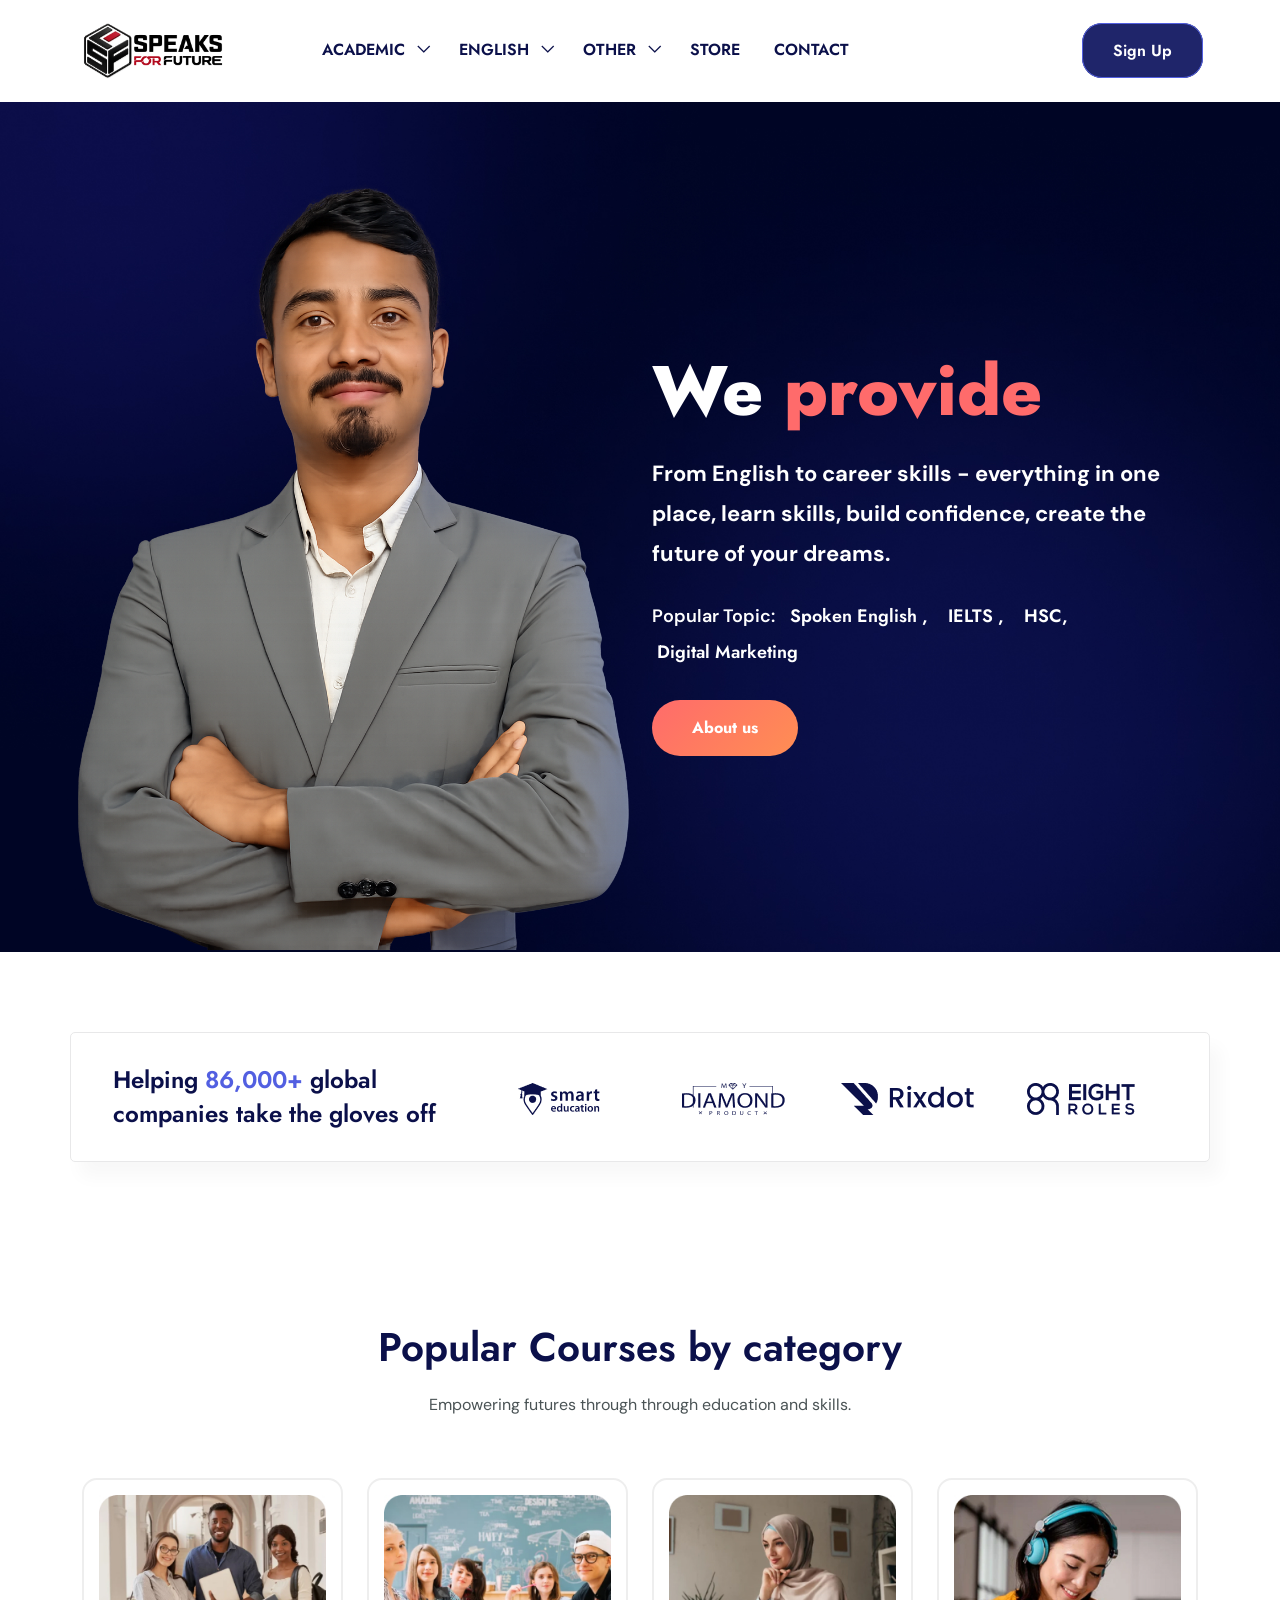
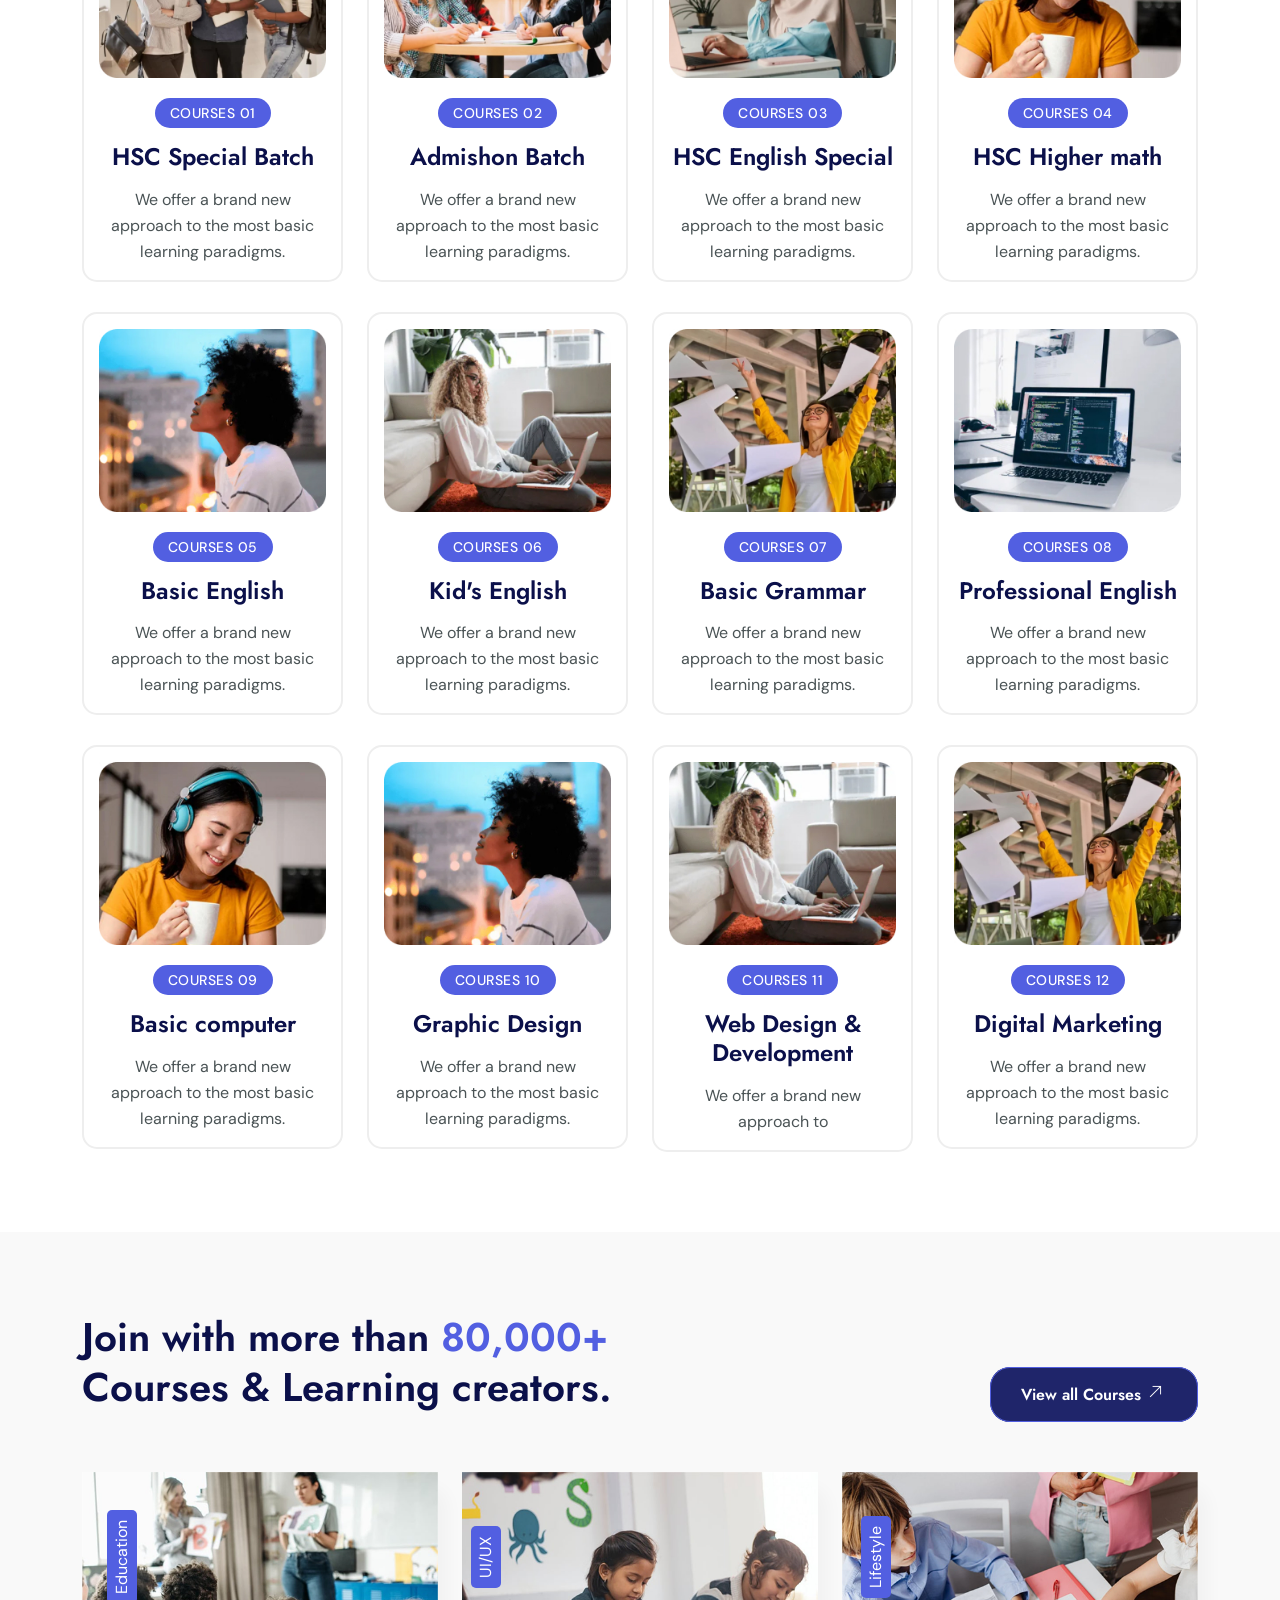
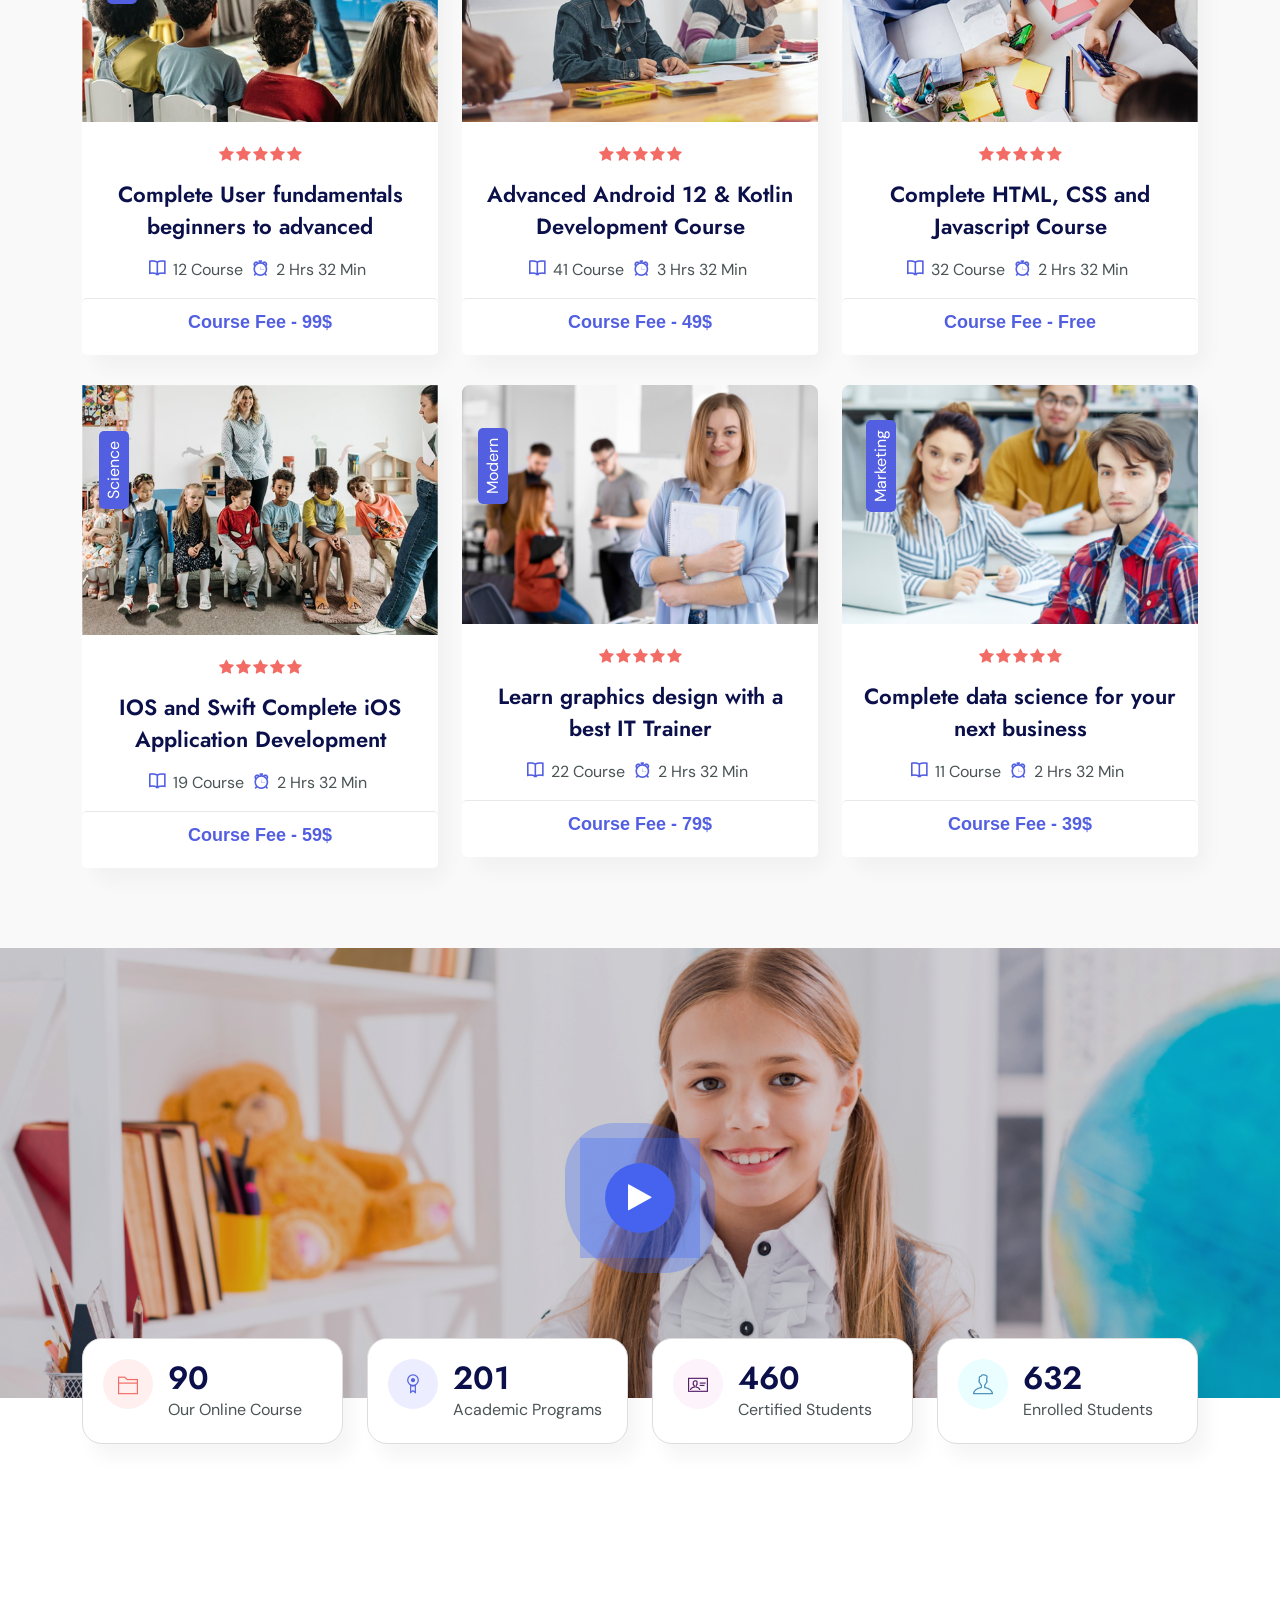
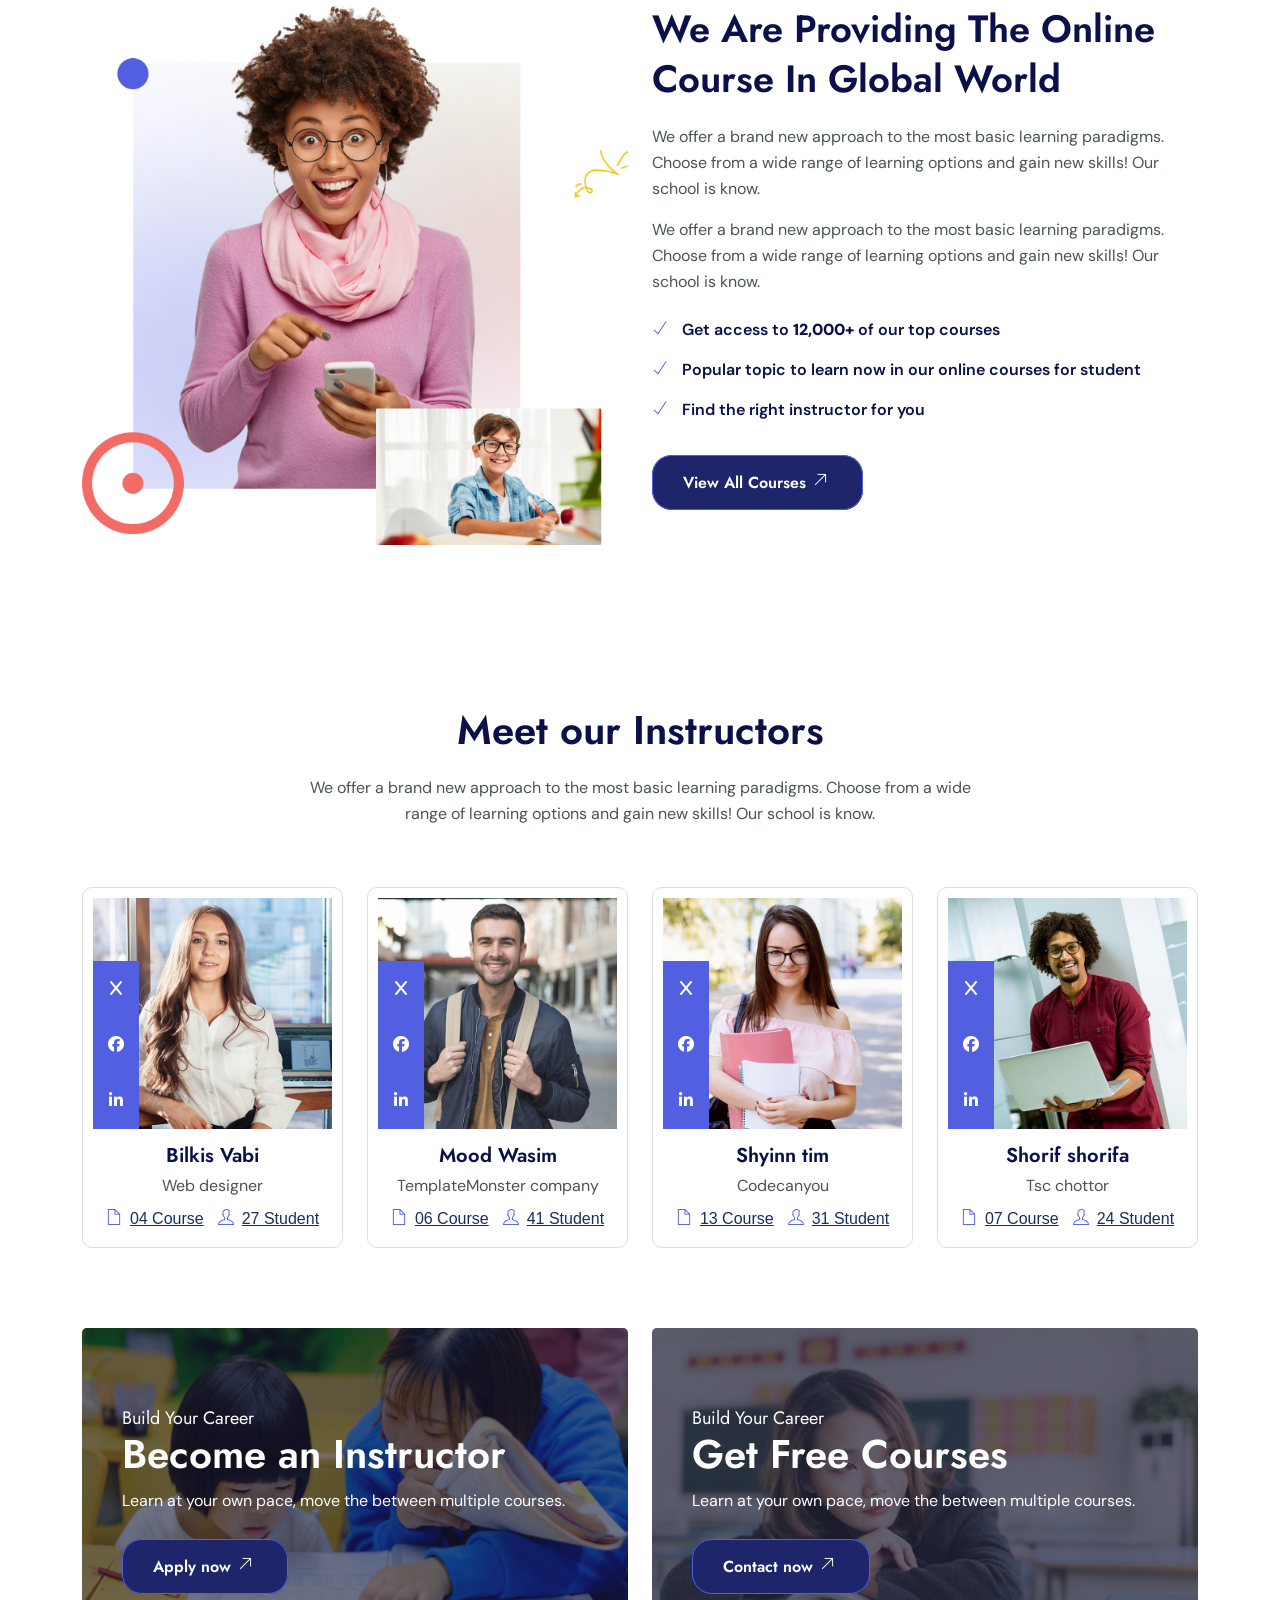
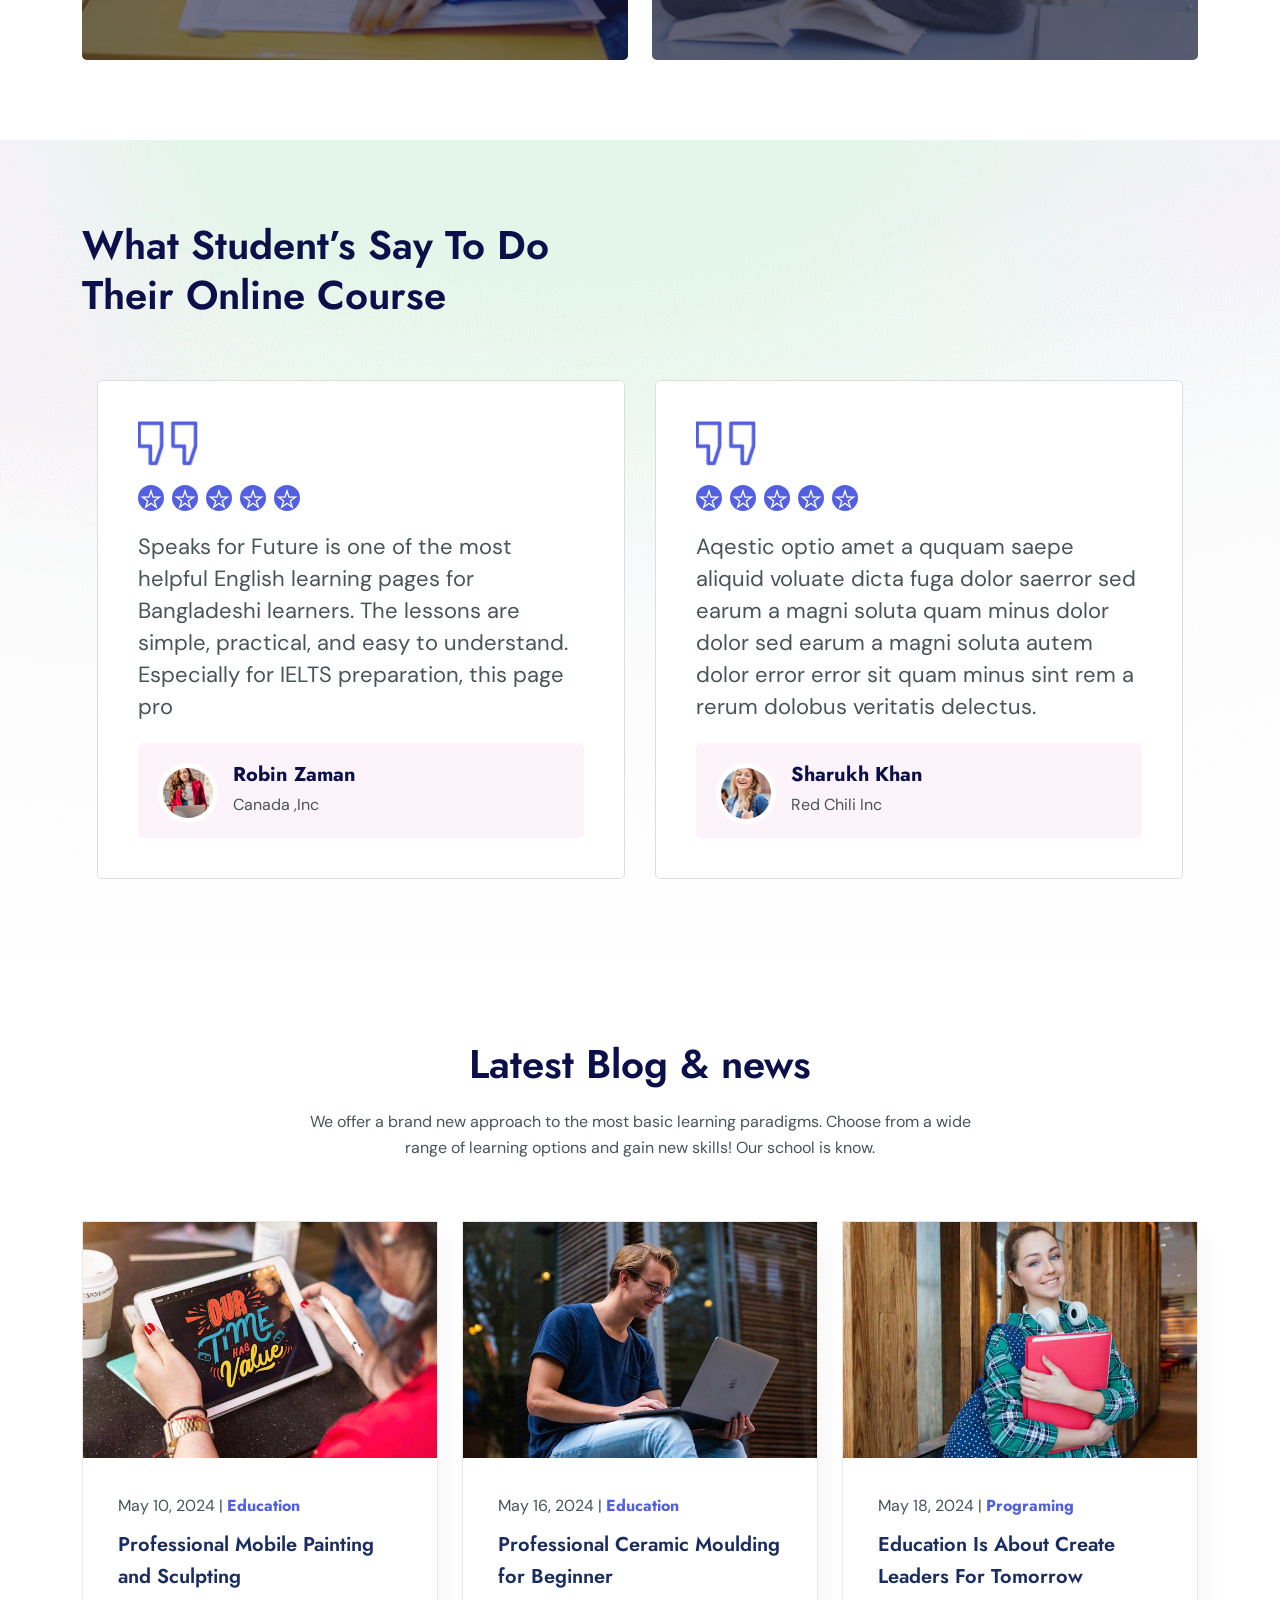
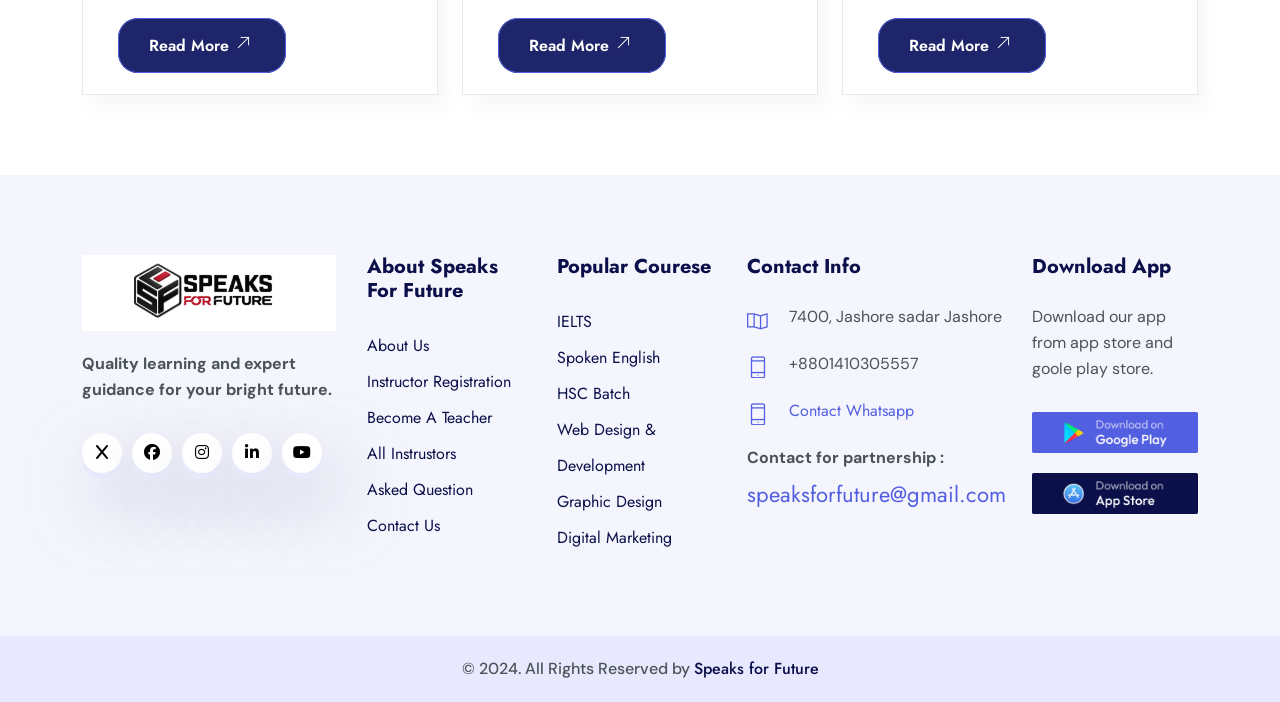
<file: index.html>
<!doctype html>
<html lang="en">
  <head>
    <!-- Meta -->
    <meta charset="utf-8" />
    <meta http-equiv="X-UA-Compatible" content="IE=edge" />
    <meta
      name="viewport"
      content="width=device-width, initial-scale=1, shrink-to-fit=no"
    />
    <!-- The above 3 meta tags *must* come first in the head; any other head content must come *after* these tags -->
    <meta name="description" content="Eduleb - Education HTML Template" />
    <meta
      name="keywords"
      content="agency, business, corporate, creative, html5, modern, multipurpose, One Page, parallax, startup"
    />
    <!-- SITE TITLE -->
    <title>Speaks for future</title>
    <!--taitle bar logo   -->
    <link rel="icon" href="./assets/img/taitle logo.png" />
    <!-- Latest Bootstrap min CSS -->
    <link rel="stylesheet" href="assets/bootstrap/css/bootstrap.min.css" />
    <!-- Google Font -->
    <link
      href="https://fonts.googleapis.com/css2?family=DM+Sans:ital,opsz,wght@0,9..40,100..1000;1,9..40,100..1000&display=swap"
      rel="stylesheet"
    />
    <link
      href="https://fonts.googleapis.com/css2?family=Jost:ital,wght@0,100..900;1,100..900&display=swap"
      rel="stylesheet"
    />
    <!-- Font Awesome CSS -->
    <link
      rel="stylesheet"
      href="https://cdnjs.cloudflare.com/ajax/libs/font-awesome/6.5.2/css/all.min.css"
    />
    <link rel="stylesheet" href="assets/fonts/font-awesome.min.css" />
    <link rel="stylesheet" href="assets/fonts/themify-icons.css" />
    <!--- owl carousel Css-->
    <link rel="stylesheet" href="assets/owlcarousel/css/owl.carousel.css" />
    <link rel="stylesheet" href="assets/owlcarousel/css/owl.theme.css" />
    <!--jquery-simple-mobilemenu Css-->
    <link rel="stylesheet" href="assets/css/jquery-simple-mobilemenu.css" />
    <!-- MAGNIFIC CSS -->
    <link rel="stylesheet" href="assets/css/magnific-popup.css" />
    <!-- animate CSS -->
    <link rel="stylesheet" href="assets/css/animate.css" />
    <!-- Style CSS -->
    <link rel="stylesheet" href="assets/css/style.css" />
    <!-- HTML5 shim and Respond.js IE8 support of HTML5 elements and media queries -->
    <!-- WARNING: Respond.js doesn't work if you view the page via file:// -->
    <!--[if lt IE 9]>
      <script src="https://oss.maxcdn.com/html5shiv/3.7.2/html5shiv.min.js"></script>
      <script src="https://oss.maxcdn.com/respond/1.4.2/respond.min.js"></script>
    <![endif]-->
  </head>

  <body data-spy="scroll" data-offset="80">
    <!-- START PRELOADER -->
    <div class="preloaders">
      <span class="loader"></span>
    </div>
    <!-- END PRELOADER -->

    <!-- START NAVBAR -->
    <div
      id="navigation"
      class="navbar-light bg-faded site-navigation navigation2"
    >
      <div class="container-fluid">
        <div class="row">
          <div class="col-20 align-self-center">
            <div class="site-logo">
              <a href="index2.html"
                ><img src="assets/img/nav-logo.png" alt=""
              /></a>
            </div>
          </div>
          <!--- END Col -->

          <div class="col-60 d-flex">
            <nav id="main-menu">
              <ul>
                <li class="menu-item-has-children">
                  <a href="course.html">Academic</a>
                  <ul>
                    <li><a href="course.html">SSC</a></li>
                    <li><a href="course.html">Hsc</a></li>
                    <li><a href="course.html">Admishon</a></li>
                  </ul>
                </li>

                <li class="menu-item-has-children">
                  <a href="course.html">English</a>
                  <ul>
                    <li><a href="course.html">IELTS</a></li>
                    <li><a href="course.html">Gerammar</a></li>
                    <li><a href="course.html">Kid's English</a></li>
                    <li><a href="course_details.html">Spoken</a></li>
                    <li>
                      <a href="course_details.html">Professional English</a>
                    </li>
                  </ul>
                </li>
                <li class="menu-item-has-children">
                  <a href="#">Other</a>
                  <ul>
                    <li><a href="instructor.html">Basic Computer</a></li>
                    <li><a href="ins_details.html">Geraphich Dising</a></li>
                    <li><a href="pricing.html">Web dising & devolopment</a></li>
                    <li><a href="faq.html">Faq Page</a></li>
                    <li><a href="404.html">404</a></li>
                  </ul>
                </li>
                <li>
                  <a href="blog.html">Store</a>
                  <!-- <ul>										
										<li><a href="blog.html">Blog</a></li>
										<li><a href="blog_single.html">Blog Details</a></li>
									</ul> -->
                </li>
                <li><a href="contact.html">Contact</a></li>
              </ul>
            </nav>
          </div>
          <!--- END Col -->

          <div class="col-20 d-none d-xl-block text-end align-self-center">
            <a href="contact.html" class="btn_one">Sign Up</a>
          </div>
          <!--- END Col -->

          <ul class="mobile_menu">
            <li>
              <a href="#">Academic</a>
              <ul class="sub-menu">
                <li><a href="course.html">Ssc</a></li>
                <li><a href="course_details.html">Hsc</a></li>
                <li><a href="course_details.html">Admisson</a></li>
              </ul>
            </li>

            <li><a href="about.html">About</a></li>
            <li>
              <a href="#">English</a>
              <ul class="sub-menu">
                <li><a href="course.html">Spoken English</a></li>
                <li><a href="course_details.html">IELTS</a></li>
                <li><a href="course_details.html">Gerammar</a></li>
                <li><a href="course.html">Kid's English</a></li>
              </ul>
            </li>
            <li>
              <a href="blog.html">Store</a>
            </li>
            <li>
              <a href="#">Other's</a>
              <ul class="sub-menu">
                <li><a href="instructor.html">Basic computer</a></li>
                <li><a href="ins_details.html">Digital Marketing</a></li>
                <li><a href="pricing.html">web Dising</a></li>
                <li><a href="faq.html">Graphics Dising</a></li>
                <li><a href="404.html">404</a></li>
              </ul>
            </li>
            <li><a href="contact.html">Contact</a></li>
          </ul>
        </div>
        <!--- END ROW -->
      </div>
      <!--- END CONTAINER -->
    </div>
    <!-- END NAVBAR -->

    <!-- START HOME -->
    <section
      class="home_bg hb_height"
      style="
        background-image: url(assets/img/bg/home-bg2.jpg);
        background-size: cover;
        background-position: center center;
      "
    >
      <div class="container">
        <div class="row">
          <div class="col-lg-6 col-sm-12 col-xs-12">
            <div class="hero-text-img2">
              <img src="assets/img/ta.png" class="img-fluid" alt="" />
            </div>
          </div>
          <!--- END COL -->
          <div class="col-lg-6 col-sm-12 col-xs-12">
            <div class="hero-text2 ht_top">
              <h1>We <span>provide </span></h1>
              <p>
                From English to career skills - everything in one place, learn
                skills, build confidence, create the future of your dreams.
              </p>
            </div>
            <div
              class="col-20 d-none d-xl-block text-end align-self-center"
            ></div>

            <div class="home_tag">
              <span>Popular Topic:</span>
              <a href="#">Spoken English , </a>
              <a href="#">IELTS ,</a>
              <a href="#">HSC, </a>
              <a href="#">Digital Marketing</a>
            </div>
            <a href="about.html" class="btn_two">About us</a>
          </div>

          <!--- END COL -->
        </div>
        <!--- END ROW -->
      </div>
      <!--- END CONTAINER -->
    </section>
    <!-- END  HOME -->

    <!-- START COMPANY PARTNER LOGO  -->
    <div class="partner-logo section-padding">
      <div class="container">
        <div class="row part_bg">
          <div class="col-lg-4 col-sm-4 col-xs-12">
            <div class="partner_title">
              <h3>
                Helping <span>86,000+</span> global companies take the gloves
                off
              </h3>
            </div>
          </div>
          <!-- END COL  -->
          <div class="col-lg-8 col-sm-8 col-xs-12 text-center">
            <div class="partner">
              <a href="#"><img src="assets/img/clients/1.png" alt="image" /></a>
              <a href="#"><img src="assets/img/clients/2.png" alt="image" /></a>
              <a href="#"><img src="assets/img/clients/3.png" alt="image" /></a>
              <a href="#"><img src="assets/img/clients/4.png" alt="image" /></a>
              <a href="#"><img src="assets/img/clients/5.png" alt="image" /></a>
              <a href="#"><img src="assets/img/clients/2.png" alt="image" /></a>
              <a href="#"><img src="assets/img/clients/1.png" alt="image" /></a>
              <a href="#"><img src="assets/img/clients/3.png" alt="image" /></a>
              <a href="#"><img src="assets/img/clients/4.png" alt="image" /></a>
            </div>
          </div>
          <!-- END COL  -->
        </div>
        <!--END  ROW  -->
      </div>
      <!-- END CONTAINER  -->
    </div>
    <!-- END COMPANY PARTNER LOGO -->

    <!-- START CATEGORY TWO -->
    <section class="category_two_area section-padding">
      <div class="container">
        <div class="section-title text-center">
          <h2>Popular Courses by category</h2>
          <p>Empowering futures through through education and skills.</p>
        </div>
        <div class="row">
          <div
            class="col-lg-3 col-sm-6 col-xs-12 wow fadeInUp"
            data-wow-duration="1s"
            data-wow-delay="0.1s"
            data-wow-offset="0"
          >
            <div class="cat_list_two">
              <img src="assets/img/cat1.jpg" alt="" />
              <span>Courses 01</span>
              <h4><a href="#">HSC Special Batch</a></h4>
              <p>
                We offer a brand new approach to the most basic learning
                paradigms.
              </p>
            </div>
          </div>
          <!--- END COL -->
          <div
            class="col-lg-3 col-sm-6 col-xs-12 wow fadeInUp"
            data-wow-duration="1s"
            data-wow-delay="0.1s"
            data-wow-offset="0"
          >
            <div class="cat_list_two">
              <img src="assets/img/cat2.jpg" alt="" />
              <span>Courses 02</span>
              <h4><a href="#"> Admishon Batch</a></h4>
              <p>
                We offer a brand new approach to the most basic learning
                paradigms.
              </p>
            </div>
          </div>
          <!--- END COL -->
          <div
            class="col-lg-3 col-sm-6 col-xs-12 wow fadeInUp"
            data-wow-duration="1s"
            data-wow-delay="0.1s"
            data-wow-offset="0"
          >
            <div class="cat_list_two">
              <img src="assets/img/cat3.jpg" alt="" />
              <span>Courses 03</span>
              <h4><a href="#">HSC English Special</a></h4>
              <p>
                We offer a brand new approach to the most basic learning
                paradigms.
              </p>
            </div>
          </div>

          <!--- END COL -->

          <div
            class="col-lg-3 col-sm-6 col-xs-12 wow fadeInUp"
            data-wow-duration="1s"
            data-wow-delay="0.1s"
            data-wow-offset="0"
          >
            <div class="cat_list_two">
              <img src="assets/img/cat4.jpg" alt="" />
              <span>Courses 04</span>
              <h4><a href="#">HSC Higher math </a></h4>
              <p>
                We offer a brand new approach to the most basic learning
                paradigms.
              </p>
            </div>
          </div>

          <!--- 1st END COL -->
          <!--- 05 -->
          <div
            class="col-lg-3 col-sm-6 col-xs-12 wow fadeInUp"
            data-wow-duration="1s"
            data-wow-delay="0.1s"
            data-wow-offset="0"
          >
            <div class="cat_list_two">
              <img src="assets/img/cat5.jpg" alt="" />
              <span>Courses 05</span>
              <h4><a href="#">Basic English</a></h4>
              <p>
                We offer a brand new approach to the most basic learning
                paradigms.
              </p>
            </div>
          </div>
          <!--- col 06  -->
          <div
            class="col-lg-3 col-sm-6 col-xs-12 wow fadeInUp"
            data-wow-duration="1s"
            data-wow-delay="0.1s"
            data-wow-offset="0"
          >
            <div class="cat_list_two">
              <img src="assets/img/cat6.jpg" alt="" />
              <span> Courses 06</span>
              <h4><a href="#">Kid's English</a></h4>
              <p>
                We offer a brand new approach to the most basic learning
                paradigms.
              </p>
            </div>
          </div>
          <!---  COL 07 -->
          <div
            class="col-lg-3 col-sm-6 col-xs-12 wow fadeInUp"
            data-wow-duration="1s"
            data-wow-delay="0.1s"
            data-wow-offset="0"
          >
            <div class="cat_list_two">
              <img src="assets/img/cat7.jpg" alt="" />
              <span>Courses 07 </span>
              <h4><a href="#">Basic Grammar</a></h4>
              <p>
                We offer a brand new approach to the most basic learning
                paradigms.
              </p>
            </div>
          </div>
          <!---  COL 08 -->
          <div
            class="col-lg-3 col-sm-6 col-xs-12 wow fadeInUp"
            data-wow-duration="1s"
            data-wow-delay="0.1s"
            data-wow-offset="0"
          >
            <div class="cat_list_two">
              <img src="assets/img/cat8.jpg" alt="" />
              <span>Courses 08</span>
              <h4><a href="#">Professional English</a></h4>
              <p>
                We offer a brand new approach to the most basic learning
                paradigms.
              </p>
            </div>
          </div>
          <!--col-09-->

          <div
            class="col-lg-3 col-sm-6 col-xs-12 wow fadeInUp"
            data-wow-duration="1s"
            data-wow-delay="0.1s"
            data-wow-offset="0"
          >
            <div class="cat_list_two">
              <img src="assets/img/cat4.jpg" alt="" />
              <span> Courses 09</span>
              <h4><a href="#">Basic computer </a></h4>
              <p>
                We offer a brand new approach to the most basic learning
                paradigms.
              </p>
            </div>
          </div>
          <!--- COL 10  -->
          <div
            class="col-lg-3 col-sm-6 col-xs-12 wow fadeInUp"
            data-wow-duration="1s"
            data-wow-delay="0.1s"
            data-wow-offset="0"
          >
            <div class="cat_list_two">
              <img src="assets/img/cat5.jpg" alt="" />
              <span> Courses 10</span>
              <h4><a href="#">Graphic Design</a></h4>
              <p>
                We offer a brand new approach to the most basic learning
                paradigms.
              </p>
            </div>
          </div>
          <!--- COL 11-->
          <div
            class="col-lg-3 col-sm-6 col-xs-12 wow fadeInUp"
            data-wow-duration="1s"
            data-wow-delay="0.1s"
            data-wow-offset="0"
          >
            <div class="cat_list_two">
              <img src="assets/img/cat6.jpg" alt="" />
              <span> Courses 11 </span>
              <h4><a href="#">Web Design & Development</a></h4>
              <p>We offer a brand new approach to</p>
            </div>
          </div>
          <!--- COL 12 -->
          <div
            class="col-lg-3 col-sm-6 col-xs-12 wow fadeInUp"
            data-wow-duration="1s"
            data-wow-delay="0.1s"
            data-wow-offset="0"
          >
            <div class="cat_list_two">
              <img src="assets/img/cat7.jpg" alt="" />
              <span>Courses 12 </span>
              <h4><a href="#">Digital Marketing</a></h4>
              <p>
                We offer a brand new approach to the most basic learning
                paradigms.
              </p>
            </div>
          </div>

          <!--- END COL -->
        </div>
        <!--- END ROW -->
      </div>
      <!--- END CONTAINER -->
    </section>
    <!-- END CATEGORY TWO -->

    <!-- START COURSE -->
    <section class="home_course section-padding">
      <div class="container">
        <div class="row">
          <div class="col-lg-8 col-sm-6 col-xs-12">
            <div class="section-title">
              <h2>
                Join with more than <b>80,000+ </b> <br />Courses & Learning
                creators.
              </h2>
            </div>
          </div>
          <!--- END COL -->
          <div class="col-lg-4 col-sm-6 col-xs-12">
            <div class="cour_btn">
              <a href="course.html" class="btn_one"
                >View all Courses <i class="ti-arrow-top-right"></i
              ></a>
            </div>
          </div>
          <!--- END COL -->
        </div>
        <!--- END ROW -->
        <div class="row">
          <div class="col-lg-4 col-sm-6 col-xs-12">
            <div class="single_course">
              <div class="single_c_img">
                <img
                  src="assets/img/course/1.png"
                  class="img-fluid"
                  alt="course-image"
                />
                <span>Education</span>
              </div>
              <i class="fa fa-star"></i><i class="fa fa-star"></i
              ><i class="fa fa-star"></i><i class="fa fa-star"></i
              ><i class="fa fa-star"></i>
              <h4>
                <a href="course.html"
                  >Complete User fundamentals beginners to advanced</a
                >
              </h4>
              <p><span class="ti-book"> </span> 12 Course</p>
              <p><span class="ti-alarm-clock"> </span>2 Hrs 32 Min</p>
              <div class="price">Course Fee - 99$</div>
            </div>
          </div>
          <!-- END COL -->
          <div class="col-lg-4 col-sm-6 col-xs-12">
            <div class="single_course">
              <div class="single_c_img">
                <img
                  src="assets/img/course/2.png"
                  class="img-fluid"
                  alt="course-image"
                />
                <span>UI/UX</span>
              </div>
              <i class="fa fa-star"></i><i class="fa fa-star"></i
              ><i class="fa fa-star"></i><i class="fa fa-star"></i
              ><i class="fa fa-star"></i>
              <h4>
                <a href="course.html"
                  >Advanced Android 12 & Kotlin Development Course</a
                >
              </h4>
              <p><span class="ti-book"> </span> 41 Course</p>
              <p><span class="ti-alarm-clock"> </span>3 Hrs 32 Min</p>
              <div class="price">Course Fee - 49$</div>
            </div>
          </div>
          <!-- END COL -->
          <div class="col-lg-4 col-sm-6 col-xs-12">
            <div class="single_course">
              <div class="single_c_img">
                <img
                  src="assets/img/course/3.png"
                  class="img-fluid"
                  alt="course-image"
                />
                <span>Lifestyle</span>
              </div>
              <i class="fa fa-star"></i><i class="fa fa-star"></i
              ><i class="fa fa-star"></i><i class="fa fa-star"></i
              ><i class="fa fa-star"></i>
              <h4>
                <a href="course.html"
                  >Complete HTML, CSS and Javascript Course</a
                >
              </h4>
              <p><span class="ti-book"> </span> 32 Course</p>
              <p><span class="ti-alarm-clock"> </span>2 Hrs 32 Min</p>
              <div class="price">Course Fee - Free</div>
            </div>
          </div>
          <!-- END COL -->
          <div class="col-lg-4 col-sm-6 col-xs-12">
            <div class="single_course">
              <div class="single_c_img">
                <img
                  src="assets/img/course/4.png"
                  class="img-fluid"
                  alt="course-image"
                />
                <span>Science</span>
              </div>
              <i class="fa fa-star"></i><i class="fa fa-star"></i
              ><i class="fa fa-star"></i><i class="fa fa-star"></i
              ><i class="fa fa-star"></i>
              <h4>
                <a href="course.html"
                  >IOS and Swift Complete iOS Application Development</a
                >
              </h4>
              <p><span class="ti-book"> </span> 19 Course</p>
              <p><span class="ti-alarm-clock"> </span>2 Hrs 32 Min</p>
              <div class="price">Course Fee - 59$</div>
            </div>
          </div>
          <!-- END COL -->
          <div class="col-lg-4 col-sm-6 col-xs-12">
            <div class="single_course">
              <div class="single_c_img">
                <img
                  src="assets/img/course/5.png"
                  class="img-fluid"
                  alt="course-image"
                />
                <span>Modern</span>
              </div>
              <i class="fa fa-star"></i><i class="fa fa-star"></i
              ><i class="fa fa-star"></i><i class="fa fa-star"></i
              ><i class="fa fa-star"></i>
              <h4>
                <a href="course.html"
                  >Learn graphics design with a best IT Trainer</a
                >
              </h4>
              <p><span class="ti-book"> </span> 22 Course</p>
              <p><span class="ti-alarm-clock"> </span>2 Hrs 32 Min</p>
              <div class="price">Course Fee - 79$</div>
            </div>
          </div>
          <!-- END COL -->
          <div class="col-lg-4 col-sm-6 col-xs-12">
            <div class="single_course">
              <div class="single_c_img">
                <img
                  src="assets/img/course/6.png"
                  class="img-fluid"
                  alt="course-image"
                />
                <span>Marketing</span>
              </div>
              <i class="fa fa-star"></i><i class="fa fa-star"></i
              ><i class="fa fa-star"></i><i class="fa fa-star"></i
              ><i class="fa fa-star"></i>
              <h4>
                <a href="course.html"
                  >Complete data science for your next business</a
                >
              </h4>
              <p><span class="ti-book"> </span> 11 Course</p>
              <p><span class="ti-alarm-clock"> </span>2 Hrs 32 Min</p>
              <div class="price">Course Fee - 39$</div>
            </div>
          </div>
          <!-- END COL -->
        </div>
        <!--- END ROW -->
      </div>
      <!--- END CONTAINER -->
    </section>
    <!-- END COURSE -->

    <!-- START VIDEO -->
    <section
      class="vid_area va2"
      style="
        background-image: url(assets/img/bg/video.jpg);
        background-size: cover;
        background-position: center center;
      "
    >
      <div class="container">
        <div class="row">
          <div
            class="col-lg-12 vp_top wow fadeInUDown"
            data-wow-duration="1s"
            data-wow-delay="0.2s"
            data-wow-offset="0"
          >
            <div class="video-area2">
              <a
                href="https://www.youtube.com/watch?v=RXv_uIN6e-Y"
                class="magnific_popup video-button"
                ><i class="fa fa-play"></i
              ></a>
            </div>
          </div>
          <!--- END COL -->
        </div>
        <!--- END ROW -->
      </div>
      <!--- END CONTAINER -->
    </section>
    <!-- END VIDEO -->

    <!-- START COUNTER -->
    <section class="count_area counter_feature">
      <div class="container">
        <div class="row">
          <div class="col-lg-3 col-sm-6 col-xs-12">
            <div class="single-counter">
              <span class="ti-folder sc_one"></span>
              <h2 class="counter-num">134</h2>
              <p>Our Online Course</p>
            </div>
          </div>
          <div class="col-lg-3 col-sm-6 col-xs-12">
            <div class="single-counter">
              <span class="ti-medall-alt sc_two"></span>
              <h2 class="counter-num">299</h2>
              <p>Academic Programs</p>
            </div>
          </div>
          <!-- END COL -->
          <div class="col-lg-3 col-sm-6 col-xs-12">
            <div class="single-counter">
              <span class="ti-id-badge sc_three"></span>
              <h2 class="counter-num">684</h2>
              <p>Certified Students</p>
            </div>
          </div>
          <!-- END COL -->
          <div class="col-lg-3 col-sm-6 col-xs-12">
            <div class="single-counter">
              <span class="ti-user sc_four"></span>
              <h2 class="counter-num">941</h2>
              <p>Enrolled Students</p>
            </div>
          </div>
          <!-- END COL -->
        </div>
        <!--- END ROW -->
      </div>
      <!--- END CONTAINER -->
    </section>
    <!-- END COUNTER -->

    <!-- START ABOUT US -->
    <section class="ab_area section-padding">
      <div class="container">
        <div class="row">
          <div
            class="col-lg-6 col-sm-12 col-xs-12 wow fadeInUp"
            data-wow-duration="1s"
            data-wow-delay="0.2s"
            data-wow-offset="0"
          >
            <div class="ab_img">
              <img src="assets/img/about1.png" class="img-fluid" alt="image" />
            </div>
          </div>
          <!--- END COL -->
          <div
            class="col-lg-6 col-sm-12 col-xs-12 wow fadeInUp"
            data-wow-duration="1s"
            data-wow-delay="0.1s"
            data-wow-offset="0"
          >
            <div class="ab_content">
              <h2>We Are Providing The Online Course In Global World</h2>
              <p>
                We offer a brand new approach to the most basic learning
                paradigms. Choose from a wide range of learning options and gain
                new skills! Our school is know.
              </p>
              <p>
                We offer a brand new approach to the most basic learning
                paradigms. Choose from a wide range of learning options and gain
                new skills! Our school is know.
              </p>
              <ul>
                <li>
                  <span class="ti-check"></span> Get access to <b>12,000+</b> of
                  our top courses
                </li>
                <li>
                  <span class="ti-check"></span> Popular topic to learn now in
                  our online courses for student
                </li>
                <li>
                  <span class="ti-check"></span> Find the right instructor for
                  you
                </li>
              </ul>
              <a class="btn_one" href="course.html"
                >View All Courses <i class="ti-arrow-top-right"></i
              ></a>
            </div>
          </div>
          <!--- END COL -->
        </div>
        <!--- END ROW -->
      </div>
      <!--- END CONTAINER -->
    </section>
    <!-- END ABOUT US -->

    <!-- START TEAM -->
    <section class="team_area section-padding">
      <div class="container">
        <div class="section-title text-center">
          <h2>Meet our Instructors</h2>
          <p>
            We offer a brand new approach to the most basic learning paradigms.
            Choose from a wide range of learning options and gain new skills!
            Our school is know.
          </p>
        </div>
        <div class="row">
          <div
            class="col-lg-3 col-sm-6 col-xs-12 wow fadeInUp"
            data-wow-duration="1s"
            data-wow-delay="0.1s"
            data-wow-offset="0"
          >
            <div class="our-team">
              <div class="team-content">
                <a href="#"><img src="assets/img/team/team1.jpg" alt="" /></a>
                <ul class="social-links">
                  <li>
                    <a href="#"><i class="fa-solid fa-x"></i></a>
                  </li>
                  <li>
                    <a href="#"><i class="fa-brands fa-facebook-f"></i></a>
                  </li>
                  <li>
                    <a href="#"><i class="fa-brands fa-linkedin-in"></i></a>
                  </li>
                </ul>
              </div>
              <div class="team-prof">
                <h3>Bilkis Vabi</h3>
                <span>Web designer</span>
              </div>
              <div class="sth_det2">
                <span class="ti-file"> <u>04 Course</u></span>
                <span class="ti-user"> <u>27 Student</u></span>
              </div>
            </div>
          </div>
          <!--- END COL -->
          <div
            class="col-lg-3 col-sm-6 col-xs-12 wow fadeInUp"
            data-wow-duration="1s"
            data-wow-delay="0.1s"
            data-wow-offset="0"
          >
            <div class="our-team">
              <div class="team-content">
                <a href="#"><img src="assets/img/team/team2.jpg" alt="" /></a>
                <ul class="social-links">
                  <li>
                    <a href="#"><i class="fa-solid fa-x"></i></a>
                  </li>
                  <li>
                    <a href="#"><i class="fa-brands fa-facebook-f"></i></a>
                  </li>
                  <li>
                    <a href="#"><i class="fa-brands fa-linkedin-in"></i></a>
                  </li>
                </ul>
              </div>
              <div class="team-prof">
                <h3>Mood Wasim</h3>
                <span>TemplateMonster company</span>
              </div>
              <div class="sth_det2">
                <span class="ti-file"> <u>06 Course</u></span>
                <span class="ti-user"> <u>41 Student</u></span>
              </div>
            </div>
          </div>
          <!--- END COL -->
          <div
            class="col-lg-3 col-sm-6 col-xs-12 wow fadeInUp"
            data-wow-duration="1s"
            data-wow-delay="0.1s"
            data-wow-offset="0"
          >
            <div class="our-team">
              <div class="team-content">
                <a href="#"><img src="assets/img/team/team3.jpg" alt="" /></a>
                <ul class="social-links">
                  <li>
                    <a href="#"><i class="fa-solid fa-x"></i></a>
                  </li>
                  <li>
                    <a href="#"><i class="fa-brands fa-facebook-f"></i></a>
                  </li>
                  <li>
                    <a href="#"><i class="fa-brands fa-linkedin-in"></i></a>
                  </li>
                </ul>
              </div>
              <div class="team-prof">
                <h3>Shyinn tim</h3>
                <span>Codecanyou</span>
              </div>
              <div class="sth_det2">
                <span class="ti-file"> <u>13 Course</u></span>
                <span class="ti-user"> <u>31 Student</u></span>
              </div>
            </div>
          </div>
          <!--- END COL -->
          <div
            class="col-lg-3 col-sm-6 col-xs-12 wow fadeInUp"
            data-wow-duration="1s"
            data-wow-delay="0.1s"
            data-wow-offset="0"
          >
            <div class="our-team">
              <div class="team-content">
                <a href="#"><img src="assets/img/team/team4.jpg" alt="" /></a>
                <ul class="social-links">
                  <li>
                    <a href="#"><i class="fa-solid fa-x"></i></a>
                  </li>
                  <li>
                    <a href="#"><i class="fa-brands fa-facebook-f"></i></a>
                  </li>
                  <li>
                    <a href="#"><i class="fa-brands fa-linkedin-in"></i></a>
                  </li>
                </ul>
              </div>
              <div class="team-prof">
                <h3>Shorif shorifa</h3>
                <span>Tsc chottor</span>
              </div>
              <div class="sth_det2">
                <span class="ti-file"> <u>07 Course</u></span>
                <span class="ti-user"> <u>24 Student</u></span>
              </div>
            </div>
          </div>
          <!--- END COL -->
        </div>
        <!--- END ROW -->
      </div>
      <!--- END CONTAINER -->
    </section>
    <!-- END TEAM -->

    <!-- START INSTRUCTOR+FREE COURSE -->
    <section class="insfreecourse section-padding">
      <div class="container">
        <div class="row">
          <div
            class="col-lg-6 col-sm-12 col-xs-12 wow fadeInUp"
            data-wow-duration="1s"
            data-wow-delay="0.2s"
            data-wow-offset="0"
          >
            <div
              class="single_ins"
              style="
                background-image: url(assets/img/ins1.png);
                background-size: cover;
                background-position: center center;
              "
            >
              <div class="single_ins_content">
                <h4>Build Your Career</h4>
                <h1>Become an Instructor</h1>
                <p>
                  Learn at your own pace, move the between multiple courses.
                </p>
                <a class="btn_one" href="#"
                  >Apply now <i class="ti-arrow-top-right"></i
                ></a>
              </div>
            </div>
          </div>
          <!--- END COL -->
          <div
            class="col-lg-6 col-sm-12 col-xs-12 wow fadeInUp"
            data-wow-duration="1s"
            data-wow-delay="0.2s"
            data-wow-offset="0"
          >
            <div
              class="single_ins"
              style="
                background-image: url(assets/img/ins2.png);
                background-size: cover;
                background-position: center center;
              "
            >
              <div class="single_ins_content">
                <h4>Build Your Career</h4>
                <h1>Get Free Courses</h1>
                <p>
                  Learn at your own pace, move the between multiple courses.
                </p>
                <a class="btn_one" href="#"
                  >Contact now <i class="ti-arrow-top-right"></i
                ></a>
              </div>
            </div>
          </div>
          <!--- END COL -->
        </div>
        <!--- END ROW -->
      </div>
      <!--- END CONTAINER -->
    </section>
    <!-- END INSTRUCTOR+FREE COURSE -->

    <!-- START TESTIMONIALS -->
    <section class="testi_area section-padding">
      <div class="container">
        <div class="section-title">
          <h2>What Student’s Say To Do <br />Their Online Course</h2>
        </div>
        <div class="row">
          <div class="col-lg-12 col-sm-12 col-xs-12">
            <div id="testimonial-slider2" class="owl-carousel">
              <div class="testimonial">
                <img src="assets/img/quote.png" alt="" />
                <div class="testimonial_content">
                  <i class="ti-star"></i>
                  <i class="ti-star"></i>
                  <i class="ti-star"></i>
                  <i class="ti-star"></i>
                  <i class="ti-star"></i>
                  <p>
                    Speaks for Future is one of the most helpful English
                    learning pages for Bangladeshi learners. The lessons are
                    simple, practical, and easy to understand. Especially for
                    IELTS preparation, this page pro
                  </p>
                </div>
                <div class="testi_pic_title">
                  <img src="assets/img/testimonial/1.png" alt="" />
                  <h4>Robin Zaman </h4>
                  <p>Canada ,Inc</p>
                </div>
              </div>
              <!-- END TESTIMONIAL -->
              <div class="testimonial">
                <img src="assets/img/quote.png" alt="" />
                <div class="testimonial_content">
                  <i class="ti-star"></i>
                  <i class="ti-star"></i>
                  <i class="ti-star"></i>
                  <i class="ti-star"></i>
                  <i class="ti-star"></i>
                  <p>
                    Aqestic optio amet a ququam saepe aliquid voluate dicta fuga
                    dolor saerror sed earum a magni soluta quam minus dolor
                    dolor sed earum a magni soluta autem dolor error error sit
                    quam minus sint rem a rerum dolobus veritatis delectus.
                  </p>
                </div>
                <div class="testi_pic_title">
                  <img src="assets/img/testimonial/2.png" alt="" />
                  <h4>Sharukh Khan</h4>
                  <p>Red Chili Inc</p>
                </div>
              </div>
              <!-- END TESTIMONIAL -->
              <div class="testimonial">
                <img src="assets/img/quote.png" alt="" />
                <div class="testimonial_content">
                  <i class="ti-star"></i>
                  <i class="ti-star"></i>
                  <i class="ti-star"></i>
                  <i class="ti-star"></i>
                  <i class="ti-star"></i>
                  <p>
                    Aqestic optio amet a ququam saepe aliquid voluate dicta fuga
                    dolor saerror sed earum a magni soluta quam minus dolor
                    dolor sed earum a magni soluta autem dolor error error sit
                    quam minus sint rem a rerum dolobus veritatis delectus.
                  </p>
                </div>
                <div class="testi_pic_title">
                  <img src="assets/img/testimonial/3.png" alt="" />
                  <h4>Anushka sharma</h4>
                  <p>Naika Company</p>
                </div>
              </div>
              <!-- END TESTIMONIAL -->
              <div class="testimonial">
                <img src="assets/img/quote.png" alt="" />
                <div class="testimonial_content">
                  <i class="ti-star"></i>
                  <i class="ti-star"></i>
                  <i class="ti-star"></i>
                  <i class="ti-star"></i>
                  <i class="ti-star"></i>
                  <p>
                    Aqestic optio amet a ququam saepe aliquid voluate dicta fuga
                    dolor saerror sed earum a magni soluta quam minus dolor
                    dolor sed earum a magni soluta autem dolor error error sit
                    quam minus sint rem a rerum dolobus veritatis delectus.
                  </p>
                </div>
                <div class="testi_pic_title">
                  <img src="assets/img/testimonial/4.png" alt="" />
                  <h4>Ajmain Adil</h4>
                  <p>Groton Inc</p>
                </div>
              </div>
              <!-- END TESTIMONIAL -->
              <div class="testimonial">
                <img src="assets/img/quote.png" alt="" />
                <div class="testimonial_content">
                  <i class="ti-star"></i>
                  <i class="ti-star"></i>
                  <i class="ti-star"></i>
                  <i class="ti-star"></i>
                  <i class="ti-star"></i>
                  <p>
                    Aqestic optio amet a ququam saepe aliquid voluate dicta fuga
                    dolor saerror sed earum a magni soluta quam minus dolor
                    dolor sed earum a magni soluta autem dolor error error sit
                    quam minus sint rem a rerum dolobus veritatis delectus.
                  </p>
                </div>
                <div class="testi_pic_title">
                  <img src="assets/img/testimonial/5.png" alt="" />
                  <h4>Ajmain Adil</h4>
                  <p>Groton Inc</p>
                </div>
              </div>
              <!-- END TESTIMONIAL -->
            </div>
            <!-- END TESTIMONIAL SLIDER -->
          </div>
          <!-- END COL -->
        </div>
        <!--- END ROW -->
      </div>
      <!--- END CONTAINER -->
    </section>
    <!-- END TESTINUNIALS -->

    <!-- START BLOG -->
    <section id="blog" class="blog_area section-padding">
      <div class="container">
        <div class="section-title text-center">
          <h2>Latest Blog & news</h2>
          <p>
            We offer a brand new approach to the most basic learning paradigms.
            Choose from a wide range of learning options and gain new skills!
            Our school is know.
          </p>
        </div>
        <div class="row">
          <div
            class="col-lg-4 col-sm-4 col-xs-12 wow fadeInUp"
            data-wow-duration="1s"
            data-wow-delay="0.1s"
            data-wow-offset="0"
          >
            <div class="single_blog">
              <img src="assets/img/blog/1.jpg" class="img-fluid" alt="image" />
              <div class="content_box">
                <span>May 10, 2024 | <a href="blog.html">Education</a></span>
                <h2>
                  <a href="blog.html"
                    >Professional Mobile Painting and Sculpting</a
                  >
                </h2>
                <a class="btn_one" href="blog.html"
                  >Read More <i class="ti-arrow-top-right"></i
                ></a>
              </div>
            </div>
          </div>
          <!-- END COL-->
          <div
            class="col-lg-4 col-sm-4 col-xs-12 wow fadeInUp"
            data-wow-duration="1s"
            data-wow-delay="0.1s"
            data-wow-offset="0"
          >
            <div class="single_blog">
              <img src="assets/img/blog/2.jpg" class="img-fluid" alt="image" />
              <div class="content_box">
                <span>May 16, 2024 | <a href="blog.html">Education</a></span>
                <h2>
                  <a href="blog.html"
                    >Professional Ceramic Moulding for Beginner</a
                  >
                </h2>
                <a class="btn_one" href="blog.html"
                  >Read More <i class="ti-arrow-top-right"></i
                ></a>
              </div>
            </div>
          </div>
          <!-- END COL-->
          <div
            class="col-lg-4 col-sm-4 col-xs-12 wow fadeInUp"
            data-wow-duration="1s"
            data-wow-delay="0.3s"
            data-wow-offset="0"
          >
            <div class="single_blog">
              <img src="assets/img/blog/3.jpg" class="img-fluid" alt="image" />
              <div class="content_box">
                <span>May 18, 2024 | <a href="blog.html">Programing</a></span>
                <h2>
                  <a href="blog.html"
                    >Education Is About Create Leaders For Tomorrow
                  </a>
                </h2>
                <a class="btn_one" href="blog.html"
                  >Read More <i class="ti-arrow-top-right"></i
                ></a>
              </div>
            </div>
          </div>
          <!-- END COL-->
        </div>
        <!-- / END ROW -->
      </div>
      <!-- END CONTAINER  -->
    </section>
    <!-- END BLOG -->

    <!-- START FOOTER -->
    <div class="footer section-padding">
      <div class="container">
        <div class="row">
          <div class="col-lg-3 col-sm-6 col-xs-12">
            <div class="single_footer">
              <a href="index.html"
                ><img src="assets/img/footer-logo.png" alt=""
              /></a>
              <p>
                <b
                  >Quality learning and expert guidance for your bright
                  future.</b
                >
              </p>
              <div class="social_profile">
                <ul>
                  <li>
                    <a class="f_facebook" href="https://x.com/SpeaksforFuture"
                      ><i class="fa-solid fa-x"></i
                    ></a>
                  </li>
                  <li>
                    <a
                      class="f_twitter"
                      href="https://www.facebook.com/speaksforfuture"
                      ><i class="fa-brands fa-facebook-f"></i
                    ></a>
                  </li>
                  <li>
                    <a class="f_instagram" href="#"
                      ><i class="fa-brands fa-instagram"></i
                    ></a>
                  </li>
                  <li>
                    <a class="f_linkedin" href="#"
                      ><i class="fa-brands fa-linkedin-in"></i
                    ></a>
                  </li>
                  <li>
                    <a
                      class="f_youtube"
                      href="https://www.youtube.com/@SpeaksforFuture"
                      ><i class="fa-brands fa-youtube"></i
                    ></a>
                  </li>
                </ul>
              </div>
            </div>
          </div>
          <!--- END COL -->
          <div class="col-lg-2 col-sm-6 col-xs-12">
            <div class="single_footer">
              <h4>About Speaks for Future</h4>
              <ul>
                <li><a href="#">About us</a></li>
                <li><a href="#">Instructor Registration</a></li>
                <li><a href="#">Become A Teacher</a></li>
                <li><a href="#">All Instrustors</a></li>
                <li><a href="#">Asked Question</a></li>
                <li><a href="#">Contact us</a></li>
              </ul>
            </div>
          </div>
          <!--- END COL -->
          <div class="col-lg-2 col-sm-6 col-xs-12">
            <div class="single_footer">
              <h4>Popular Courese</h4>
              <ul>
                <li><a href="#"> IELTS</a></li>
                <li><a href="#">Spoken English</a></li>
                <li><a href="#">HSC Batch</a></li>
                <li><a href="#">Web Design & Development</a></li>

                <li><a href="#">Graphic Design</a></li>

                <li><a href="#">Digital Marketing</a></li>
              </ul>
            </div>
          </div>
          <!--- END COL -->
          <div class="col-lg-3 col-sm-6 col-xs-12">
            <div class="single_footer">
              <h4>Contact Info</h4>
              <div class="sf_contact">
                <span class="ti-map"></span>
                <p>7400, Jashore sadar Jashore</p>
              </div>
              <div class="sf_contact">
                <span class="ti-mobile"></span>
                <p>+8801410305557</p>
              </div>
              <div class="sf_contact">
                <span class="ti-mobile"></span>
                <p><a href="tel:01410305557">Contact Whatsapp</a></p>
              </div>
              <div class="sf_contact">
                <p><b>Contact for partnership :</b></p>
                <span>
                  <a
                    href="https://mail.google.com/mail/?view=cm&fs=1&to=speaksforfuture@gmail.com&su=Course%20Inquiry"
                    target="_blank"
                  >
                    <span> speaksforfuture@gmail.com</span>
                  </a>
                </span>
                <p></p>
              </div>
            </div>
          </div>
          <!--- END COL -->
          <div class="col-lg-2 col-sm-6 col-xs-12">
            <div class="single_footer">
              <h4>Download App</h4>
              <p>Download our app from app store and goole play store.</p>
              <a href="index.html"
                ><img src="assets/img/google-play.jpg" class="foot_img" alt=""
              /></a>
              <a href="index.html"
                ><img src="assets/img/app-store.jpg" class="foot_img" alt=""
              /></a>
            </div>
          </div>
          <!--- END COL -->
        </div>
        <!--- END ROW -->
      </div>
      <!--- END CONTAINER -->
    </div>
    <!-- END FOOTER -->

    <!-- START FOOTER COPYRIGHT -->
    <div class="foot_copy">
      <div class="footer_copyright">
        <p>
          &copy; 2024. All Rights Reserved by
          <a href="#">Speaks for Future</a>
        </p>
      </div>
    </div>
    <!-- END FOOTER COPYRIGHT -->

    <!-- Latest jQuery -->
    <script src="assets/js/jquery-1.12.4.min.js"></script>
    <!-- Latest compiled and minified Bootstrap -->
    <script src="assets/bootstrap/js/bootstrap.min.js"></script>
    <!-- modernizer JS -->
    <script src="assets/js/modernizr-2.8.3.min.js"></script>
    <!-- jquery-simple-mobilemenu.min -->
    <script src="assets/js/jquery-simple-mobilemenu.js"></script>
    <!-- owl-carousel min js  -->
    <script src="assets/owlcarousel/js/owl.carousel.min.js"></script>
    <!-- magnific-popup js -->
    <script src="assets/js/jquery.magnific-popup.min.js"></script>
    <!-- countTo js -->
    <script src="assets/js/jquery.inview.min.js"></script>
    <!-- scrolltopcontrol js -->
    <script src="assets/js/scrolltopcontrol.js"></script>
    <!-- WOW - Reveal Animations When You Scroll -->
    <script src="assets/js/wow.min.js"></script>
    <!-- scripts js -->
    <script src="assets/js/scripts.js"></script>
  </body>
</html>
</file>
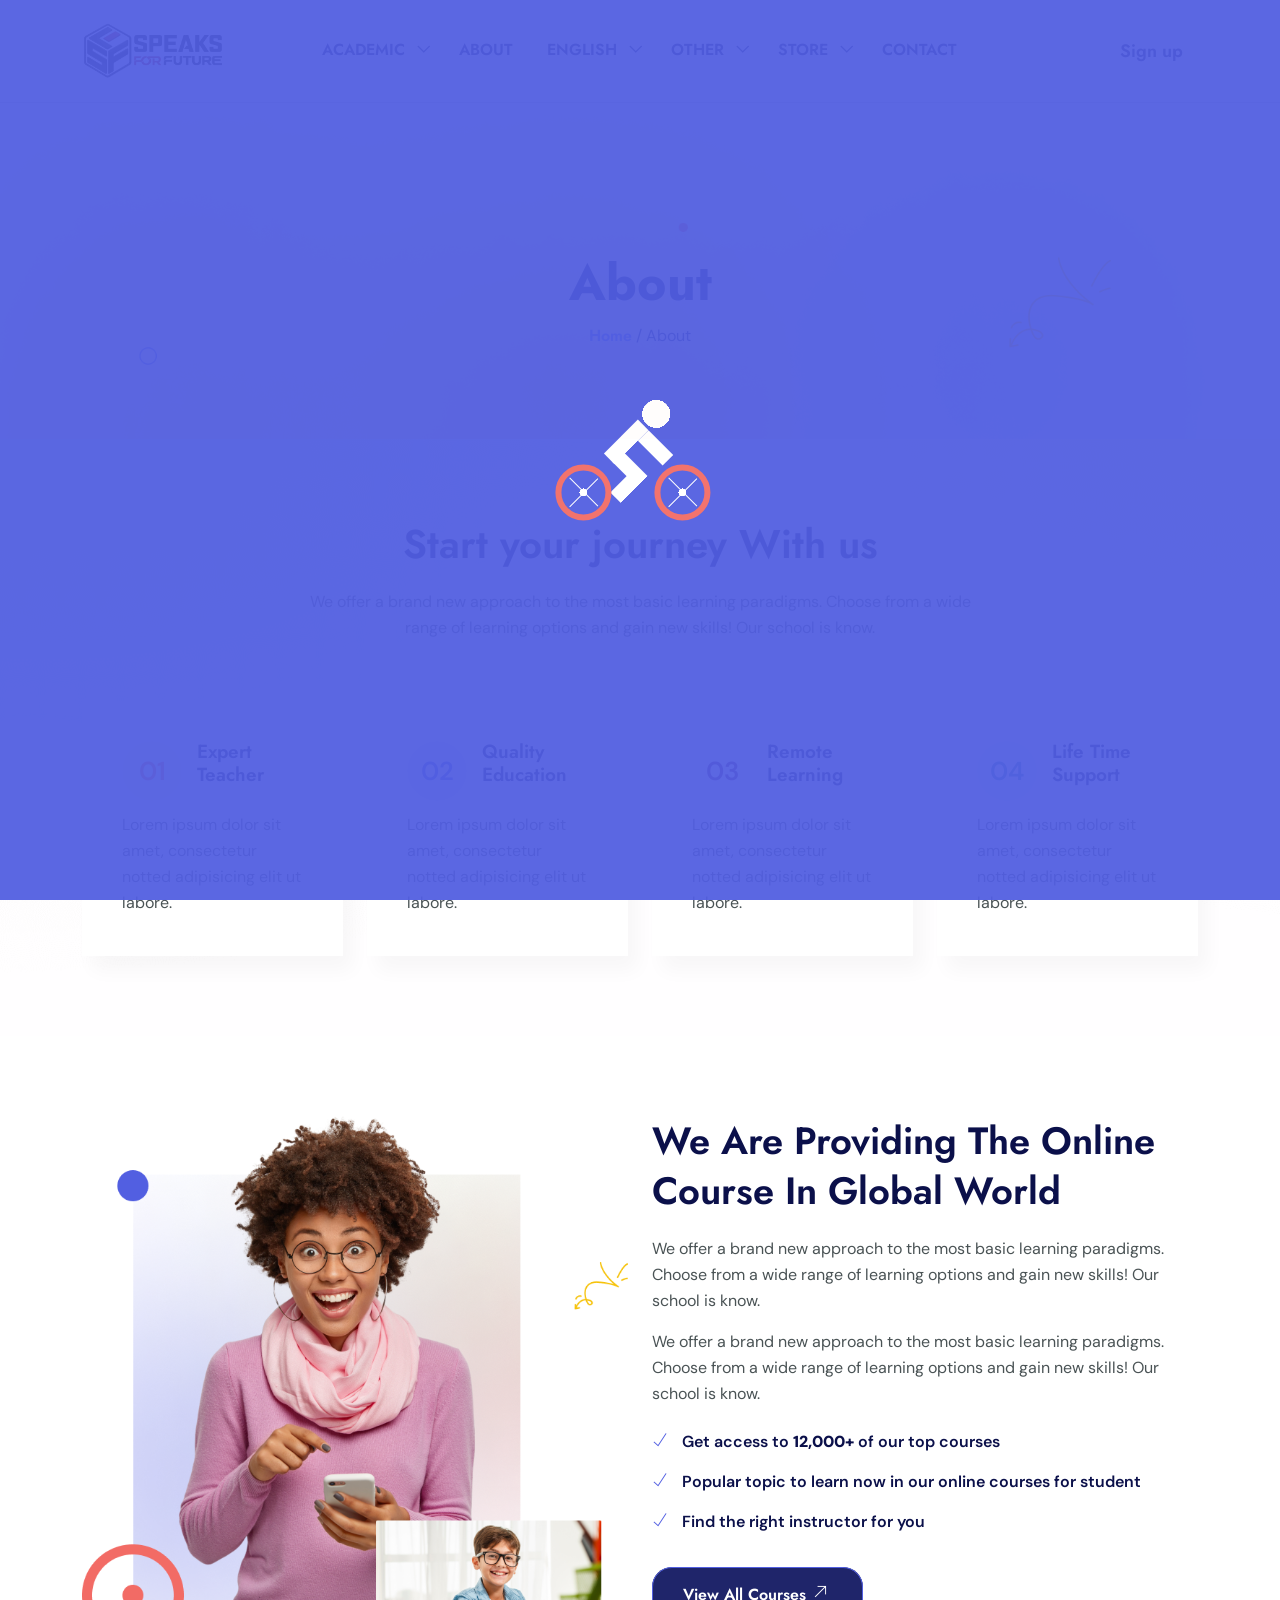
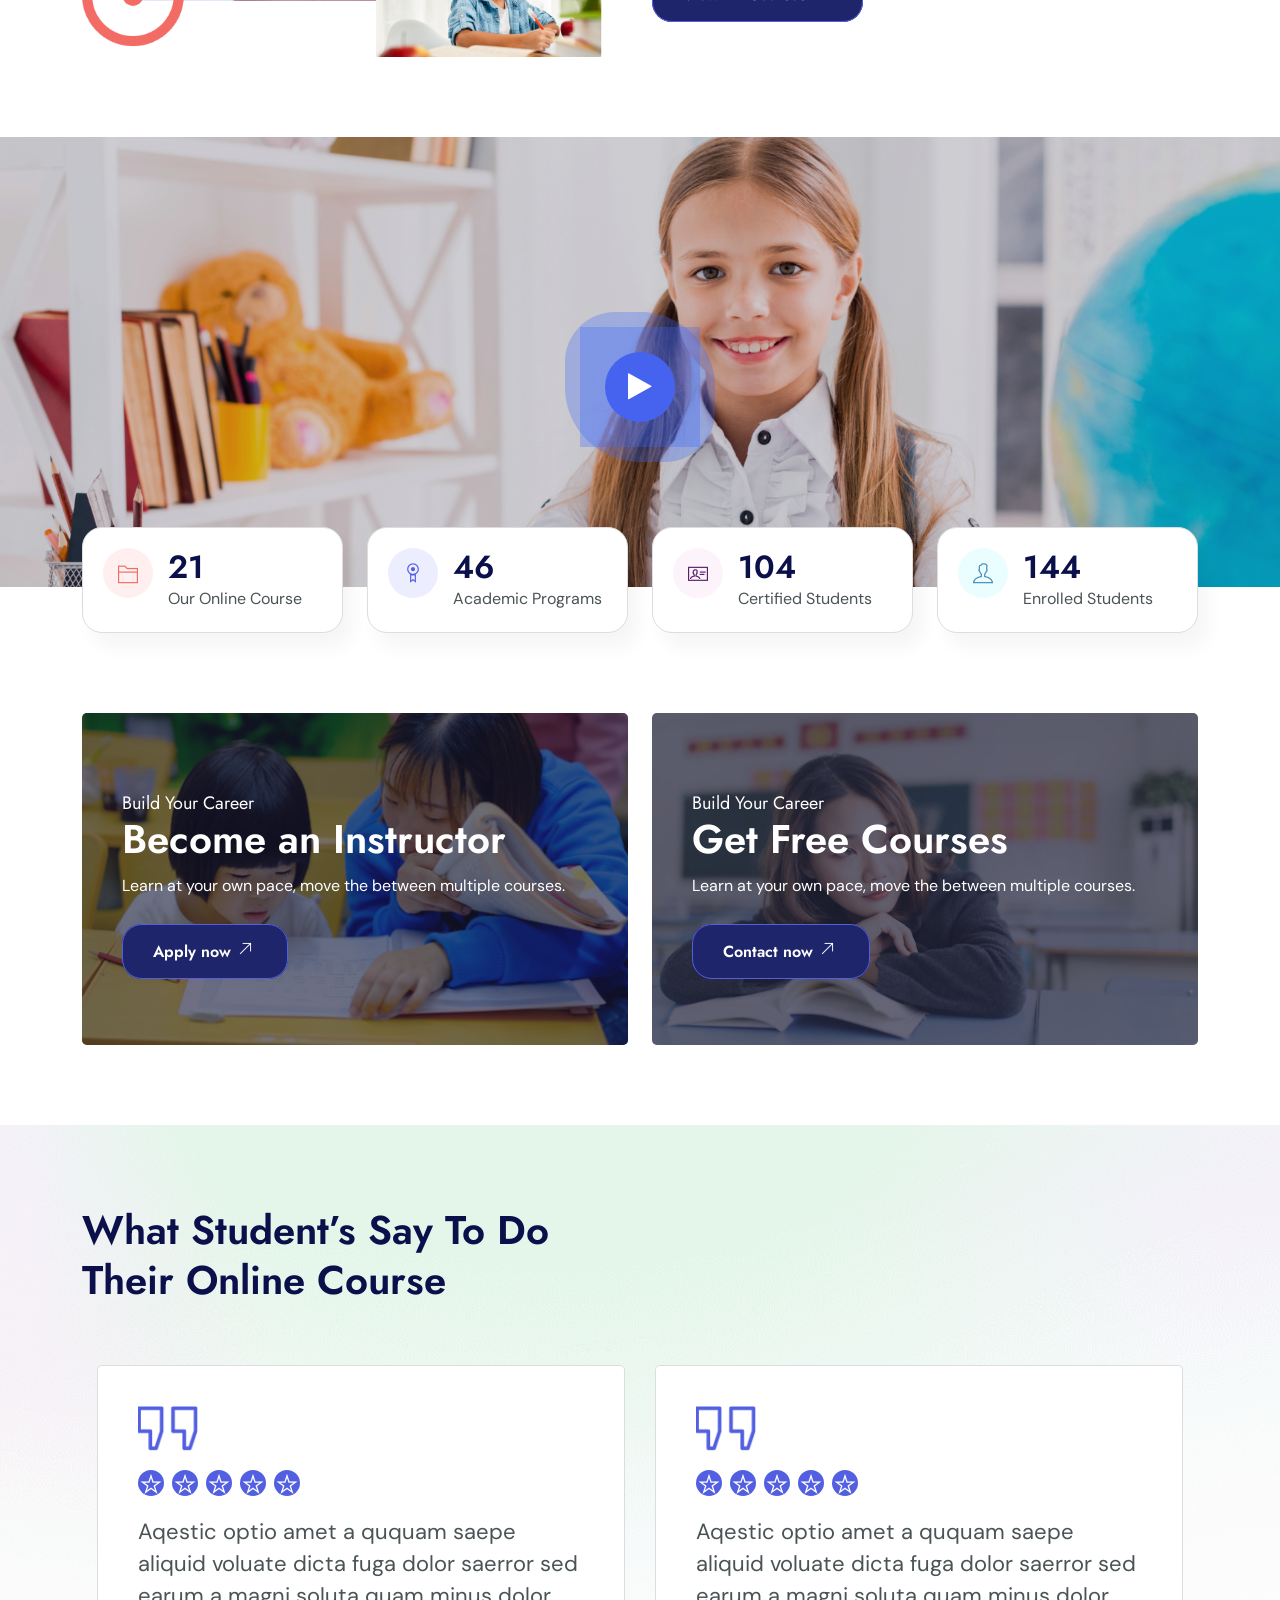
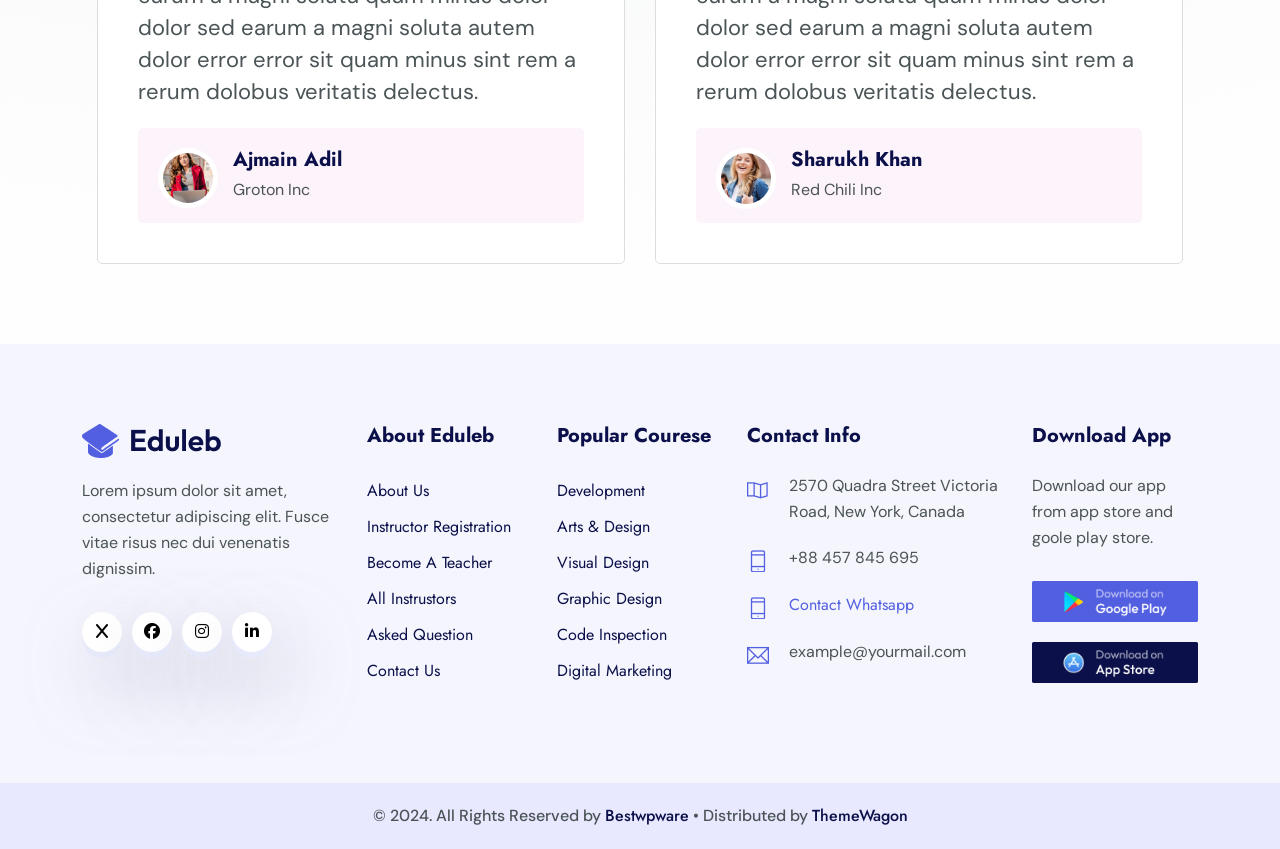
<file: about.html>
<!doctype html>
<html lang="en">
  <head>
    <!-- Meta -->
    <meta charset="utf-8" />
    <meta http-equiv="X-UA-Compatible" content="IE=edge" />
    <meta
      name="viewport"
      content="width=device-width, initial-scale=1, shrink-to-fit=no"
    />
    <!-- The above 3 meta tags *must* come first in the head; any other head content must come *after* these tags -->
    <meta name="description" content="Eduleb - Education HTML Template" />
    <meta
      name="keywords"
      content="agency, business, corporate, creative, html5, modern, multipurpose, One Page, parallax, startup"
    />
    <!-- SITE TITLE -->
    <title>Eduleb - Education HTML Template</title>
    <!-- Latest Bootstrap min CSS -->
    <link rel="stylesheet" href="assets/bootstrap/css/bootstrap.min.css" />
    <!-- Google Font -->
    <link
      href="https://fonts.googleapis.com/css2?family=DM+Sans:ital,opsz,wght@0,9..40,100..1000;1,9..40,100..1000&display=swap"
      rel="stylesheet"
    />
    <link
      href="https://fonts.googleapis.com/css2?family=Jost:ital,wght@0,100..900;1,100..900&display=swap"
      rel="stylesheet"
    />
    <!-- Font Awesome CSS -->
    <link
      rel="stylesheet"
      href="https://cdnjs.cloudflare.com/ajax/libs/font-awesome/6.5.2/css/all.min.css"
    />
    <link rel="stylesheet" href="assets/fonts/font-awesome.min.css" />
    <link rel="stylesheet" href="assets/fonts/themify-icons.css" />
    <!--- owl carousel Css-->
    <link rel="stylesheet" href="assets/owlcarousel/css/owl.carousel.css" />
    <link rel="stylesheet" href="assets/owlcarousel/css/owl.theme.css" />
    <!--jquery-simple-mobilemenu Css-->
    <link rel="stylesheet" href="assets/css/jquery-simple-mobilemenu.css" />
    <!-- MAGNIFIC CSS -->
    <link rel="stylesheet" href="assets/css/magnific-popup.css" />
    <!-- animate CSS -->
    <link rel="stylesheet" href="assets/css/animate.css" />
    <!-- Style CSS -->
    <link rel="stylesheet" href="assets/css/style.css" />
    <!-- HTML5 shim and Respond.js IE8 support of HTML5 elements and media queries -->
    <!-- WARNING: Respond.js doesn't work if you view the page via file:// -->
    <!--[if lt IE 9]>
      <script src="https://oss.maxcdn.com/html5shiv/3.7.2/html5shiv.min.js"></script>
      <script src="https://oss.maxcdn.com/respond/1.4.2/respond.min.js"></script>
    <![endif]-->
  </head>

  <body data-spy="scroll" data-offset="80">
    <!-- START PRELOADER -->
    <div class="preloaders">
      <span class="loader"></span>
    </div>
    <!-- END PRELOADER -->

    <!-- START NAVBAR -->
    <div id="navigation" class="navbar-light bg-faded site-navigation">
      <div class="container-fluid">
        <div class="row">
          <div class="col-20 align-self-center">
            <div class="site-logo">
              <a href="index2.html"><img src="assets/img/nav-logo.png" alt="" /></a>
            </div>
          </div>
          <!--- END Col -->

          <div class="col-60 d-flex">
            <nav id="main-menu">
              <ul>
            

                <li class="menu-item-has-children">
                  <a href="course.html">Academic</a>
                  <ul>
                    <li><a href="course.html">SSC</a></li>
                    <li><a href="course.html">Hsc</a></li>
                    <li><a href="course.html">Admishon</a></li>
                  </ul>
                </li>
                <li><a href="about.html">About</a></li>
                    <li class="menu-item-has-children">
                  <a href="course.html">English</a>
                  <ul>
                    <li><a href="course.html">IELTS</a></li>
                    <li><a href="course.html">Gerammar</a></li>
                    <li><a href="course.html">Kid's English</a></li>
                    <li><a href="course_details.html">Spoken</a></li>
                    <li>
                      <a href="course_details.html">Professional English</a>
                    </li>
                  </ul>
                </li>
              <li class="menu-item-has-children">
                  <a href="#">Other</a>
                  <ul>
                    <li><a href="instructor.html">Basic Computer</a></li>
                    <li><a href="ins_details.html">Geraphich Dising</a></li>
                    <li><a href="pricing.html">Pricing Plan</a></li>
                    <li><a href="faq.html">Faq Page</a></li>
                    <li><a href="404.html">404</a></li>
                  </ul>
                </li>
             <li class="menu-item-has-children">
                  <a href="blog.html">Store</a>
                  <!-- <ul>										
										<li><a href="blog.html">Blog</a></li>
										<li><a href="blog_single.html">Blog Details</a></li>
									</ul> -->
                </li>
                <li><a href="contact.html">Contact</a></li>
              </ul>
            </nav>
          </div>
          <!--- END Col -->

          <div class="col-20 d-none d-xl-block text-end align-self-center">
            <a href="#" class="header-btn">Sign up</a>
        
          </div>
          <!--- END Col -->

          <ul class="mobile_menu">
            <li>
               <li>
              <a href="#">Academic</a>
              <ul class="sub-menu">
                <li><a href="course.html">Ssc</a></li>
                <li><a href="course_details.html">Hsc</a></li>
                <li><a href="course_details.html">Admisson</a></li>
             
              </ul>
            </li>
             
            </li>
            <li><a href="about.html">About</a></li>
            <li>
              <a href="#">English</a>
              <ul class="sub-menu">
                <li><a href="course.html">IELTS</a></li>
                <li><a href="course_details.html">Kid's English</a></li>
                <li><a href="course_details.html">Spoken English</a></li>
                <li><a href="course_details.html">Gerammar</a></li>
              </ul>
            </li>
            <li>
              <a href="#">Other's</a>
              <ul class="sub-menu">
                <li><a href="instructor.html">Basic computer</a></li>
                <li><a href="ins_details.html">Digital Marketing</a></li>
                <li><a href="pricing.html">web Dising</a></li>
                <li><a href="faq.html">Graphics Dising</a></li>
                <li><a href="404.html">404</a></li>
              </ul>
            </li>
        <li class="menu-item-has-children">
              <a href="blog.html">Store</a>
            </li>
            <li><a href="contact.html">Contact</a></li>
          </ul>
        </div>
        <!--- END ROW -->
      </div>
      <!--- END CONTAINER -->
    </div>
    <!-- END NAVBAR -->

    <!-- START SECTION TOP -->
    <section class="section-top">
      <div class="container">
        <div class="col-lg-10 offset-lg-1 text-center">
          <div
            class="section-top-title wow fadeInRight"
            data-wow-duration="1s"
            data-wow-delay="0.3s"
            data-wow-offset="0"
          >
            <h1>About</h1>
            <ul>
              <li><a href="index.html">Home</a></li>
              <li>/ About</li>
            </ul>
          </div>
          <!-- //.HERO-TEXT -->
        </div>
        <!--- END COL -->
      </div>
      <!--- END CONTAINER -->
    </section>
    <!-- END SECTION TOP -->

    <!-- START CATEGORY -->
    <section
      class="top_cat__area section-padding"
      style="
        background-image: url(assets/img/bg/shape-1.png);
        background-size: cover;
        background-position: center center;
      "
    >
      <div class="container">
        <div class="section-title text-center">
          <h2>Start your journey With us</h2>
          <p>
            We offer a brand new approach to the most basic learning paradigms.
            Choose from a wide range of learning options and gain new skills!
            Our school is know.
          </p>
        </div>
        <div class="row">
          <div
            class="col-lg-3 col-sm-6 col-xs-12 wow fadeInUp"
            data-wow-duration="1s"
            data-wow-delay="0.2s"
            data-wow-offset="0"
          >
            <div class="single_tp">
              <span class="sc_one">01</span>
              <h3>Expert <br />Teacher</h3>
              <p>
                Lorem ipsum dolor sit amet, consectetur notted adipisicing elit
                ut labore.
              </p>
            </div>
          </div>
          <!-- END COL -->
          <div
            class="col-lg-3 col-sm-6 col-xs-12 wow fadeInUp"
            data-wow-duration="1s"
            data-wow-delay="0.3s"
            data-wow-offset="0"
          >
            <div class="single_tp">
              <span class="sc_two">02</span>
              <h3>Quality <br />Education</h3>
              <p>
                Lorem ipsum dolor sit amet, consectetur notted adipisicing elit
                ut labore.
              </p>
            </div>
          </div>
          <!-- END COL -->
          <div
            class="col-lg-3 col-sm-6 col-xs-12 wow fadeInUp"
            data-wow-duration="1s"
            data-wow-delay="0.4s"
            data-wow-offset="0"
          >
            <div class="single_tp">
              <span class="sc_three">03</span>
              <h3>Remote <br />Learning</h3>
              <p>
                Lorem ipsum dolor sit amet, consectetur notted adipisicing elit
                ut labore.
              </p>
            </div>
          </div>
          <!-- END COL -->
          <div
            class="col-lg-3 col-sm-6 col-xs-12 wow fadeInUp"
            data-wow-duration="1s"
            data-wow-delay="0.4s"
            data-wow-offset="0"
          >
            <div class="single_tp">
              <span class="sc_four">04</span>
              <h3>Life Time <br />Support</h3>
              <p>
                Lorem ipsum dolor sit amet, consectetur notted adipisicing elit
                ut labore.
              </p>
            </div>
          </div>
          <!-- END COL -->
        </div>
        <!-- END ROW -->
      </div>
      <!--- END CONTAINER -->
    </section>
    <!-- END CATEGORY -->

    <!-- START ABOUT US -->
    <section class="ab_area section-padding">
      <div class="container">
        <div class="row">
          <div
            class="col-lg-6 col-sm-12 col-xs-12 wow fadeInUp"
            data-wow-duration="1s"
            data-wow-delay="0.2s"
            data-wow-offset="0"
          >
            <div class="ab_img">
              <img src="assets/img/about1.png" class="img-fluid" alt="image" />
            </div>
          </div>
          <!--- END COL -->
          <div
            class="col-lg-6 col-sm-12 col-xs-12 wow fadeInUp"
            data-wow-duration="1s"
            data-wow-delay="0.1s"
            data-wow-offset="0"
          >
            <div class="ab_content">
              <h2>We Are Providing The Online Course In Global World</h2>
              <p>
                We offer a brand new approach to the most basic learning
                paradigms. Choose from a wide range of learning options and gain
                new skills! Our school is know.
              </p>
              <p>
                We offer a brand new approach to the most basic learning
                paradigms. Choose from a wide range of learning options and gain
                new skills! Our school is know.
              </p>
              <ul>
                <li>
                  <span class="ti-check"></span> Get access to <b>12,000+</b> of
                  our top courses
                </li>
                <li>
                  <span class="ti-check"></span> Popular topic to learn now in
                  our online courses for student
                </li>
                <li>
                  <span class="ti-check"></span> Find the right instructor for
                  you
                </li>
              </ul>
              <a class="btn_one" href="course.html"
                >View All Courses <i class="ti-arrow-top-right"></i
              ></a>
            </div>
          </div>
          <!--- END COL -->
        </div>
        <!--- END ROW -->
      </div>
      <!--- END CONTAINER -->
    </section>
    <!-- END ABOUT US -->

    <!-- START VIDEO -->
    <section
      class="vid_area va2"
      style="
        background-image: url(assets/img/bg/video.jpg);
        background-size: cover;
        background-position: center center;
      "
    >
      <div class="container">
        <div class="row">
          <div
            class="col-lg-12 vp_top wow fadeInUDown"
            data-wow-duration="1s"
            data-wow-delay="0.2s"
            data-wow-offset="0"
          >
            <div class="video-area2">
              <a
                href="https://www.youtube.com/watch?v=RXv_uIN6e-Y"
                class="magnific_popup video-button"
                ><i class="fa fa-play"></i
              ></a>
            </div>
          </div>
          <!--- END COL -->
        </div>
        <!--- END ROW -->
      </div>
      <!--- END CONTAINER -->
    </section>
    <!-- END VIDEO -->

    <!-- START COUNTER -->
    <section class="count_area counter_feature">
      <div class="container">
        <div class="row">
          <div class="col-lg-3 col-sm-6 col-xs-12">
            <div class="single-counter">
              <span class="ti-folder sc_one"></span>
              <h2 class="counter-num">134</h2>
              <p>Our Online Course</p>
            </div>
          </div>
          <div class="col-lg-3 col-sm-6 col-xs-12">
            <div class="single-counter">
              <span class="ti-medall-alt sc_two"></span>
              <h2 class="counter-num">299</h2>
              <p>Academic Programs</p>
            </div>
          </div>
          <!-- END COL -->
          <div class="col-lg-3 col-sm-6 col-xs-12">
            <div class="single-counter">
              <span class="ti-id-badge sc_three"></span>
              <h2 class="counter-num">684</h2>
              <p>Certified Students</p>
            </div>
          </div>
          <!-- END COL -->
          <div class="col-lg-3 col-sm-6 col-xs-12">
            <div class="single-counter">
              <span class="ti-user sc_four"></span>
              <h2 class="counter-num">941</h2>
              <p>Enrolled Students</p>
            </div>
          </div>
          <!-- END COL -->
        </div>
        <!--- END ROW -->
      </div>
      <!--- END CONTAINER -->
    </section>
    <!-- END COUNTER -->

    <!-- START INSTRUCTOR+FREE COURSE -->
    <section class="insfreecourse section-padding">
      <div class="container">
        <div class="row">
          <div
            class="col-lg-6 col-sm-12 col-xs-12 wow fadeInUp"
            data-wow-duration="1s"
            data-wow-delay="0.2s"
            data-wow-offset="0"
          >
            <div
              class="single_ins"
              style="
                background-image: url(assets/img/ins1.png);
                background-size: cover;
                background-position: center center;
              "
            >
              <div class="single_ins_content">
                <h4>Build Your Career</h4>
                <h1>Become an Instructor</h1>
                <p>
                  Learn at your own pace, move the between multiple courses.
                </p>
                <a class="btn_one" href="#"
                  >Apply now <i class="ti-arrow-top-right"></i
                ></a>
              </div>
            </div>
          </div>
          <!--- END COL -->
          <div
            class="col-lg-6 col-sm-12 col-xs-12 wow fadeInUp"
            data-wow-duration="1s"
            data-wow-delay="0.2s"
            data-wow-offset="0"
          >
            <div
              class="single_ins"
              style="
                background-image: url(assets/img/ins2.png);
                background-size: cover;
                background-position: center center;
              "
            >
              <div class="single_ins_content">
                <h4>Build Your Career</h4>
                <h1>Get Free Courses</h1>
                <p>
                  Learn at your own pace, move the between multiple courses.
                </p>
                <a class="btn_one" href="#"
                  >Contact now <i class="ti-arrow-top-right"></i
                ></a>
              </div>
            </div>
          </div>
          <!--- END COL -->
        </div>
        <!--- END ROW -->
      </div>
      <!--- END CONTAINER -->
    </section>
    <!-- END INSTRUCTOR+FREE COURSE -->

    <!-- START TESTIMONIALS -->
    <section class="testi_area section-padding">
      <div class="container">
        <div class="section-title">
          <h2>What Student’s Say To Do <br />Their Online Course</h2>
        </div>
        <div class="row">
          <div class="col-lg-12 col-sm-12 col-xs-12">
            <div id="testimonial-slider2" class="owl-carousel">
              <div class="testimonial">
                <img src="assets/img/quote.png" alt="" />
                <div class="testimonial_content">
                  <i class="ti-star"></i>
                  <i class="ti-star"></i>
                  <i class="ti-star"></i>
                  <i class="ti-star"></i>
                  <i class="ti-star"></i>
                  <p>
                    Aqestic optio amet a ququam saepe aliquid voluate dicta fuga
                    dolor saerror sed earum a magni soluta quam minus dolor
                    dolor sed earum a magni soluta autem dolor error error sit
                    quam minus sint rem a rerum dolobus veritatis delectus.
                  </p>
                </div>
                <div class="testi_pic_title">
                  <img src="assets/img/testimonial/1.png" alt="" />
                  <h4>Ajmain Adil</h4>
                  <p>Groton Inc</p>
                </div>
              </div>
              <!-- END TESTIMONIAL -->
              <div class="testimonial">
                <img src="assets/img/quote.png" alt="" />
                <div class="testimonial_content">
                  <i class="ti-star"></i>
                  <i class="ti-star"></i>
                  <i class="ti-star"></i>
                  <i class="ti-star"></i>
                  <i class="ti-star"></i>
                  <p>
                    Aqestic optio amet a ququam saepe aliquid voluate dicta fuga
                    dolor saerror sed earum a magni soluta quam minus dolor
                    dolor sed earum a magni soluta autem dolor error error sit
                    quam minus sint rem a rerum dolobus veritatis delectus.
                  </p>
                </div>
                <div class="testi_pic_title">
                  <img src="assets/img/testimonial/2.png" alt="" />
                  <h4>Sharukh Khan</h4>
                  <p>Red Chili Inc</p>
                </div>
              </div>
              <!-- END TESTIMONIAL -->
              <div class="testimonial">
                <img src="assets/img/quote.png" alt="" />
                <div class="testimonial_content">
                  <i class="ti-star"></i>
                  <i class="ti-star"></i>
                  <i class="ti-star"></i>
                  <i class="ti-star"></i>
                  <i class="ti-star"></i>
                  <p>
                    Aqestic optio amet a ququam saepe aliquid voluate dicta fuga
                    dolor saerror sed earum a magni soluta quam minus dolor
                    dolor sed earum a magni soluta autem dolor error error sit
                    quam minus sint rem a rerum dolobus veritatis delectus.
                  </p>
                </div>
                <div class="testi_pic_title">
                  <img src="assets/img/testimonial/3.png" alt="" />
                  <h4>Anushka sharma</h4>
                  <p>Naika Company</p>
                </div>
              </div>
              <!-- END TESTIMONIAL -->
              <div class="testimonial">
                <img src="assets/img/quote.png" alt="" />
                <div class="testimonial_content">
                  <i class="ti-star"></i>
                  <i class="ti-star"></i>
                  <i class="ti-star"></i>
                  <i class="ti-star"></i>
                  <i class="ti-star"></i>
                  <p>
                    Aqestic optio amet a ququam saepe aliquid voluate dicta fuga
                    dolor saerror sed earum a magni soluta quam minus dolor
                    dolor sed earum a magni soluta autem dolor error error sit
                    quam minus sint rem a rerum dolobus veritatis delectus.
                  </p>
                </div>
                <div class="testi_pic_title">
                  <img src="assets/img/testimonial/4.png" alt="" />
                  <h4>Ajmain Adil</h4>
                  <p>Groton Inc</p>
                </div>
              </div>
              <!-- END TESTIMONIAL -->
              <div class="testimonial">
                <img src="assets/img/quote.png" alt="" />
                <div class="testimonial_content">
                  <i class="ti-star"></i>
                  <i class="ti-star"></i>
                  <i class="ti-star"></i>
                  <i class="ti-star"></i>
                  <i class="ti-star"></i>
                  <p>
                    Aqestic optio amet a ququam saepe aliquid voluate dicta fuga
                    dolor saerror sed earum a magni soluta quam minus dolor
                    dolor sed earum a magni soluta autem dolor error error sit
                    quam minus sint rem a rerum dolobus veritatis delectus.
                  </p>
                </div>
                <div class="testi_pic_title">
                  <img src="assets/img/testimonial/5.png" alt="" />
                  <h4>Ajmain Adil</h4>
                  <p>Groton Inc</p>
                </div>
              </div>
              <!-- END TESTIMONIAL -->
            </div>
            <!-- END TESTIMONIAL SLIDER -->
          </div>
          <!-- END COL -->
        </div>
        <!--- END ROW -->
      </div>
      <!--- END CONTAINER -->
    </section>
    <!-- END TESTINUNIALS -->

    <!-- START FOOTER -->
    <div class="footer section-padding">
      <div class="container">
        <div class="row">
          <div class="col-lg-3 col-sm-6 col-xs-12">
            <div class="single_footer">
              <a href="index.html"><img src="assets/img/logo.png" alt="" /></a>
              <p>
                Lorem ipsum dolor sit amet, consectetur adipiscing elit. Fusce
                vitae risus nec dui venenatis dignissim.
              </p>
              <div class="social_profile">
                <ul>
                  <li>
                    <a class="f_facebook" href="#"
                      ><i class="fa-solid fa-x"></i
                    ></a>
                  </li>
                  <li>
                    <a class="f_twitter" href="#"
                      ><i class="fa-brands fa-facebook-f"></i
                    ></a>
                  </li>
                  <li>
                    <a class="f_instagram" href="#"
                      ><i class="fa-brands fa-instagram"></i
                    ></a>
                  </li>
                  <li>
                    <a class="f_linkedin" href="#"
                      ><i class="fa-brands fa-linkedin-in"></i
                    ></a>
                  </li>
                </ul>
              </div>
            </div>
          </div>
          <!--- END COL -->
          <div class="col-lg-2 col-sm-6 col-xs-12">
            <div class="single_footer">
              <h4>About Eduleb</h4>
              <ul>
                <li><a href="#">About us</a></li>
                <li><a href="#">Instructor Registration</a></li>
                <li><a href="#">Become A Teacher</a></li>
                <li><a href="#">All Instrustors</a></li>
                <li><a href="#">Asked Question</a></li>
                <li><a href="#">Contact us</a></li>
              </ul>
            </div>
          </div>
          <!--- END COL -->
          <div class="col-lg-2 col-sm-6 col-xs-12">
            <div class="single_footer">
              <h4>Popular Courese</h4>
              <ul>
                <li><a href="#">Development</a></li>
                <li><a href="#">Arts & design</a></li>
                <li><a href="#">Visual Design</a></li>
                <li><a href="#">Graphic Design</a></li>
                <li><a href="#">Code Inspection</a></li>
                <li><a href="#">Digital Marketing</a></li>
              </ul>
            </div>
          </div>
          <!--- END COL -->
          <div class="col-lg-3 col-sm-6 col-xs-12">
            <div class="single_footer">
              <h4>Contact Info</h4>
              <div class="sf_contact">
                <span class="ti-map"></span>
                <p>2570 Quadra Street Victoria Road, New York, Canada</p>
              </div>
              <div class="sf_contact">
                <span class="ti-mobile"></span>
                <p>+88 457 845 695</p>
              </div>
              <div class="sf_contact">
                <span class="ti-mobile"></span>
                <p><a href="tel:+88457845695">Contact Whatsapp</a></p>
              </div>
              <div class="sf_contact">
                <span class="ti-email"></span>
                <p>example@yourmail.com</p>
              </div>
            </div>
          </div>
          <!--- END COL -->
          <div class="col-lg-2 col-sm-6 col-xs-12">
            <div class="single_footer">
              <h4>Download App</h4>
              <p>Download our app from app store and goole play store.</p>
              <a href="index.html"
                ><img src="assets/img/google-play.jpg" class="foot_img" alt=""
              /></a>
              <a href="index.html"
                ><img src="assets/img/app-store.jpg" class="foot_img" alt=""
              /></a>
            </div>
          </div>
          <!--- END COL -->
        </div>
        <!--- END ROW -->
      </div>
      <!--- END CONTAINER -->
    </div>
    <!-- END FOOTER -->

    <!-- START FOOTER COPYRIGHT -->
    <div class="foot_copy">
      <div class="footer_copyright">
        <p>
          &copy; 2024. All Rights Reserved by
          <a href="https://bestwpware.com/">Bestwpware</a> • Distributed by
          <a href="https://themewagon.com">ThemeWagon</a>
        </p>
      </div>
    </div>
    <!-- END FOOTER COPYRIGHT -->

    <!-- Latest jQuery -->
    <script src="assets/js/jquery-1.12.4.min.js"></script>
    <!-- Latest compiled and minified Bootstrap -->
    <script src="assets/bootstrap/js/bootstrap.min.js"></script>
    <!-- modernizer JS -->
    <script src="assets/js/modernizr-2.8.3.min.js"></script>
    <!-- jquery-simple-mobilemenu.min -->
    <script src="assets/js/jquery-simple-mobilemenu.js"></script>
    <!-- owl-carousel min js  -->
    <script src="assets/owlcarousel/js/owl.carousel.min.js"></script>
    <!-- magnific-popup js -->
    <script src="assets/js/jquery.magnific-popup.min.js"></script>
    <!-- countTo js -->
    <script src="assets/js/jquery.inview.min.js"></script>
    <!-- scrolltopcontrol js -->
    <script src="assets/js/scrolltopcontrol.js"></script>
    <!-- WOW - Reveal Animations When You Scroll -->
    <script src="assets/js/wow.min.js"></script>
    <!-- scripts js -->
    <script src="assets/js/scripts.js"></script>
  </body>
</html>
</file>
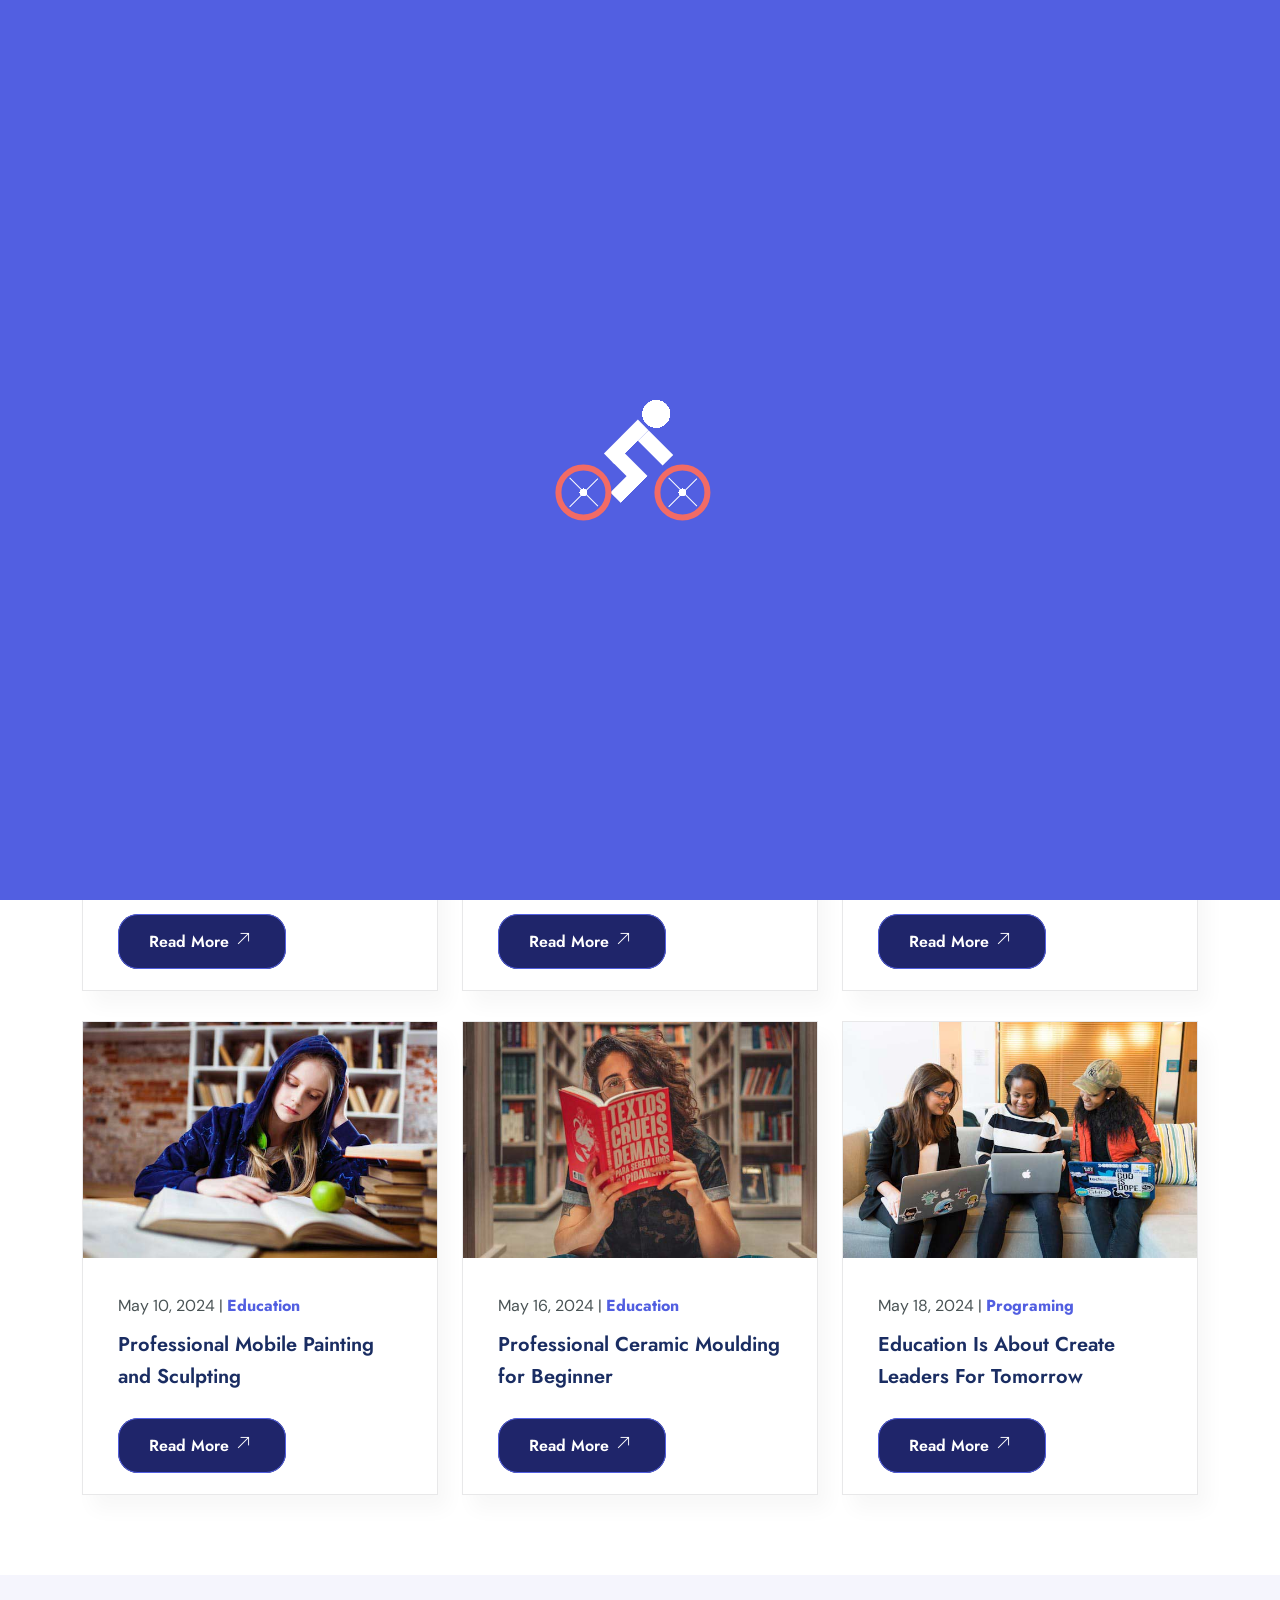
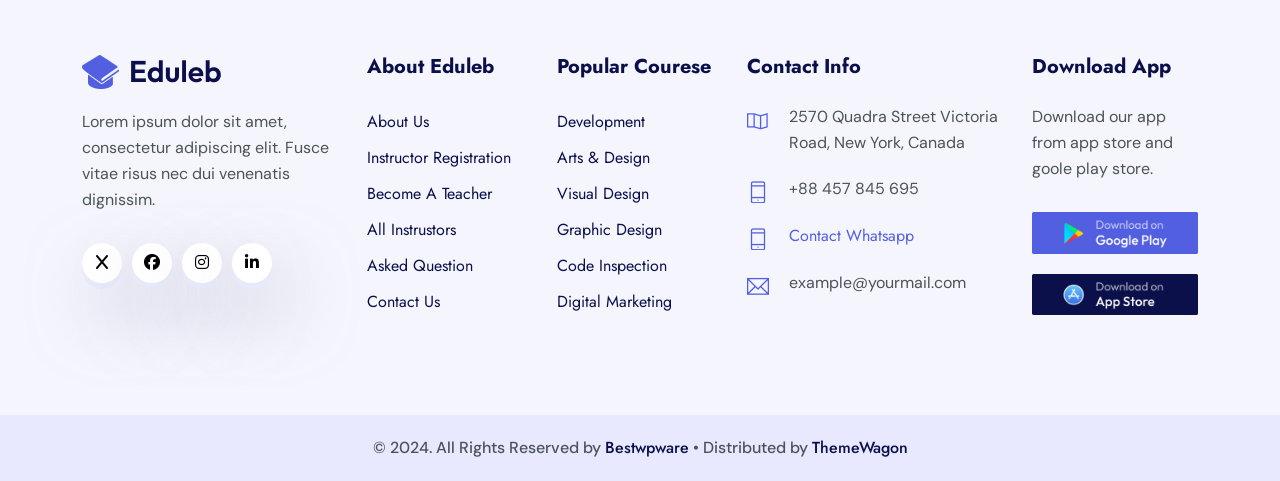
<file: blog.html>
<!DOCTYPE html>
<html lang="en">

	<head>
		<!-- Meta -->
		<meta charset="utf-8">
		<meta http-equiv="X-UA-Compatible" content="IE=edge">
		<meta name="viewport" content="width=device-width, initial-scale=1, shrink-to-fit=no">
		<!-- The above 3 meta tags *must* come first in the head; any other head content must come *after* these tags -->
		<meta name="description" content="Eduleb - Education HTML Template">
		<meta name="keywords" content="agency, business, corporate, creative, html5, modern, multipurpose, One Page, parallax, startup">		
		<!-- SITE TITLE -->
		<title>Eduleb - Education HTML Template</title>			
		<!-- Latest Bootstrap min CSS -->
		<link rel="stylesheet" href="assets/bootstrap/css/bootstrap.min.css">		
		<!-- Google Font -->
		<link href="https://fonts.googleapis.com/css2?family=DM+Sans:ital,opsz,wght@0,9..40,100..1000;1,9..40,100..1000&display=swap" rel="stylesheet">
		<link href="https://fonts.googleapis.com/css2?family=Jost:ital,wght@0,100..900;1,100..900&display=swap" rel="stylesheet">
		<!-- Font Awesome CSS -->
		<link rel="stylesheet" href="https://cdnjs.cloudflare.com/ajax/libs/font-awesome/6.5.2/css/all.min.css">
		<link rel="stylesheet" href="assets/fonts/font-awesome.min.css">
		<link rel="stylesheet" href="assets/fonts/themify-icons.css">
		<!--- owl carousel Css-->
		<link rel="stylesheet" href="assets/owlcarousel/css/owl.carousel.css">
		<link rel="stylesheet" href="assets/owlcarousel/css/owl.theme.css">	
		<!--jquery-simple-mobilemenu Css-->
        <link rel="stylesheet" href="assets/css/jquery-simple-mobilemenu.css">			
		<!-- MAGNIFIC CSS -->
		<link rel="stylesheet" href="assets/css/magnific-popup.css">		
		<!-- animate CSS -->
		<link rel="stylesheet" href="assets/css/animate.css">	
		<!-- Style CSS -->					
		<link rel="stylesheet" href="assets/css/style.css">					
		<!-- HTML5 shim and Respond.js IE8 support of HTML5 elements and media queries -->
		<!-- WARNING: Respond.js doesn't work if you view the page via file:// -->
		<!--[if lt IE 9]>
		  <script src="https://oss.maxcdn.com/html5shiv/3.7.2/html5shiv.min.js"></script>
		  <script src="https://oss.maxcdn.com/respond/1.4.2/respond.min.js"></script>
		<![endif]-->
	</head>
	
    <body data-spy="scroll" data-offset="80">

		<!-- START PRELOADER -->
		<div class="preloaders">
			<span class="loader"></span>
		</div>
		<!-- END PRELOADER -->		

		<!-- START NAVBAR -->  
		<div id="navigation" class="navbar-light bg-faded site-navigation">
			<div class="container-fluid">
				<div class="row">
					<div class="col-20 align-self-center">
						<div class="site-logo">
							<a href="index.html"><img src="assets/img/logo.png" alt=""></a>          				
						</div>
					</div><!--- END Col -->
					
					<div class="col-60 d-flex">
						<nav id="main-menu">
							<ul>
								<li class="menu-item-has-children"><a href="#">Home</a>
									<ul>										
										<li><a href="index.html">Home 01</a></li>
										<li><a href="index2.html">Home 02</a></li>
									</ul>
								</li>
								<li><a href="about.html">About</a></li>				  				  
								<li class="menu-item-has-children"><a href="course.html">Course</a>
									<ul>										
										<li><a href="course.html">Course</a></li>
										<li><a href="course_details.html">Course Details</a></li>
									</ul>
								</li>								
								<li class="menu-item-has-children"><a href="#">Pages</a>
									<ul>										
										<li><a href="instructor.html">Instructor</a></li>
										<li><a href="ins_details.html">Instructor Details</a></li>
										<li><a href="pricing.html">Pricing Plan</a></li>
										<li><a href="faq.html">Faq Page</a></li>			
										<li><a href="404.html">404</a></li>				
									</ul>
								</li>							
								<li class="menu-item-has-children"><a href="blog.html">Blog</a>
									<ul>										
										<li><a href="blog.html">Blog</a></li>
										<li><a href="blog_single.html">Blog Details</a></li>
									</ul>
								</li>							  
								<li><a href="contact.html">Contact</a></li>
							</ul>
						</nav>
					</div><!--- END Col -->
					
					<div class="col-20 d-none d-xl-block text-end align-self-center">
						<a href="#" class="header-btn">Sign In</a>
						<a href="contact.html" class="btn_one">Sign Up</a>
					</div><!--- END Col -->
					
					<ul class="mobile_menu">						
						<li><a href="#">Home</a>
							<ul class="sub-menu">										
								<li><a href="index.html">Home 01</a></li>
								<li><a href="index2.html">Home 02</a></li>						
							</ul>
						</li>	
						<li><a href="about.html">About</a></li>						
						<li><a href="#">Course</a>
							<ul class="sub-menu">										
								<li><a href="course.html">Course</a></li>
								<li><a href="course_details.html">Course Deails</a></li>									
							</ul>
						</li>
						<li><a href="#">Pages</a>
							<ul class="sub-menu">									
								<li><a href="instructor.html">Instructor</a></li>
								<li><a href="ins_details.html">Instructor Details</a></li>
								<li><a href="pricing.html">Pricing Plan</a></li>
								<li><a href="faq.html">Faq Page</a></li>			
								<li><a href="404.html">404</a></li>							
							</ul>
						</li>			
						<li><a href="blog.html">Blog</a>
							<ul class="sub-menu">										
								<li><a href="blog.html">Blog</a></li>
								<li><a href="blog_single.html">Blog Details</a></li>
							</ul>
						</li>						
						<li><a href="contact.html">Contact</a></li>
					</ul>			
				</div><!--- END ROW -->
			</div><!--- END CONTAINER -->
		</div> 	  
		<!-- END NAVBAR -->		

		<!-- START SECTION TOP -->
		<section class="section-top">
			<div class="container">
				<div class="col-lg-10 offset-lg-1 text-center">
					<div class="section-top-title wow fadeInRight" data-wow-duration="1s" data-wow-delay="0.3s" data-wow-offset="0">
						<h1>Our Blog</h1>
						<ul>
							<li><a href="index.html">Home</a></li>
							<li> / Blog</li>
						</ul>
					</div><!-- //.HERO-TEXT -->
				</div><!--- END COL -->
			</div><!--- END CONTAINER -->
		</section>	
		<!-- END SECTION TOP -->
		
		<!-- START BLOG -->
		<section id="blog" class="blog_area section-padding">
			<div class="container">	
				<div class="row">		
					<div class="col-lg-4 col-sm-4 col-xs-12 wow fadeInUp" data-wow-duration="1s" data-wow-delay="0.1s" data-wow-offset="0">
						<div class="single_blog">
							<img src="assets/img/blog/1.jpg" class="img-fluid" alt="image" />
							<div class="content_box">
								<span>May 10, 2024 | <a href="blog_single.html">Education</a></span>
								<h2><a href="blog_single.html">Professional Mobile Painting and Sculpting</a></h2>
								<a class="btn_one" href="course.html">Read More <i class="ti-arrow-top-right"></i></a>
							</div>
						</div>
					</div><!-- END COL-->				
					<div class="col-lg-4 col-sm-4 col-xs-12 wow fadeInUp" data-wow-duration="1s" data-wow-delay="0.1s" data-wow-offset="0">
						<div class="single_blog">
							<img src="assets/img/blog/2.jpg" class="img-fluid" alt="image" />
							<div class="content_box">
								<span>May 16, 2024 | <a href="blog_single.html">Education</a></span>
								<h2><a href="blog_single.html">Professional Ceramic Moulding for Beginner</a></h2>
								<a class="btn_one" href="course.html">Read More <i class="ti-arrow-top-right"></i></a>							
							</div>
						</div>
					</div><!-- END COL-->
					<div class="col-lg-4 col-sm-4 col-xs-12 wow fadeInUp" data-wow-duration="1s" data-wow-delay="0.3s" data-wow-offset="0">
						<div class="single_blog">
							<img src="assets/img/blog/3.jpg" class="img-fluid" alt="image" />
							<div class="content_box">
								<span>May 18, 2024 | <a href="blog_single.html">Programing</a></span>
								<h2><a href="blog_single.html">Education Is About Create Leaders For Tomorrow </a></h2>
								<a class="btn_one" href="course.html">Read More <i class="ti-arrow-top-right"></i></a>
							</div>
						</div>
					</div><!-- END COL-->	
					<div class="col-lg-4 col-sm-4 col-xs-12 wow fadeInUp" data-wow-duration="1s" data-wow-delay="0.1s" data-wow-offset="0">
						<div class="single_blog">
							<img src="assets/img/blog/4.jpg" class="img-fluid" alt="image" />
							<div class="content_box">
								<span>May 10, 2024 | <a href="blog_single.html">Education</a></span>
								<h2><a href="blog_single.html">Professional Mobile Painting and Sculpting</a></h2>
								<a class="btn_one" href="course.html">Read More <i class="ti-arrow-top-right"></i></a>
							</div>
						</div>
					</div><!-- END COL-->				
					<div class="col-lg-4 col-sm-4 col-xs-12 wow fadeInUp" data-wow-duration="1s" data-wow-delay="0.1s" data-wow-offset="0">
						<div class="single_blog">
							<img src="assets/img/blog/5.jpg" class="img-fluid" alt="image" />
							<div class="content_box">
								<span>May 16, 2024 | <a href="blog_single.html">Education</a></span>
								<h2><a href="blog_single.html">Professional Ceramic Moulding for Beginner</a></h2>
								<a class="btn_one" href="course.html">Read More <i class="ti-arrow-top-right"></i></a>							
							</div>
						</div>
					</div><!-- END COL-->
					<div class="col-lg-4 col-sm-4 col-xs-12 wow fadeInUp" data-wow-duration="1s" data-wow-delay="0.3s" data-wow-offset="0">
						<div class="single_blog">
							<img src="assets/img/blog/6.jpg" class="img-fluid" alt="image" />
							<div class="content_box">
								<span>May 18, 2024 | <a href="blog_single.html">Programing</a></span>
								<h2><a href="blog_single.html">Education Is About Create Leaders For Tomorrow </a></h2>
								<a class="btn_one" href="course.html">Read More <i class="ti-arrow-top-right"></i></a>
							</div>
						</div>
					</div><!-- END COL-->						
				</div><!-- / END ROW -->
			</div><!-- END CONTAINER  -->
		</section>	
		<!-- END BLOG -->
		
		<!-- START FOOTER -->
		<div class="footer section-padding">
			<div class="container">				
				<div class="row">						
					<div class="col-lg-3 col-sm-6 col-xs-12">
						<div class="single_footer">
							<a href="index.html"><img src="assets/img/logo.png" alt=""></a>         
							<p>Lorem ipsum dolor sit amet, consectetur adipiscing elit. Fusce vitae risus nec dui venenatis dignissim.</p>
							<div class="social_profile">
								<ul>
									<li><a class="f_facebook" href="#"><i class="fa-solid fa-x"></i></a></li>
									<li><a class="f_twitter" href="#"><i class="fa-brands fa-facebook-f"></i></a></li>
									<li><a class="f_instagram"href="#"><i class="fa-brands fa-instagram"></i></a></li>
									<li><a class="f_linkedin" href="#"><i class="fa-brands fa-linkedin-in"></i></a></li>
								</ul>
							</div>
						</div>			
					</div><!--- END COL -->						
					<div class="col-lg-2 col-sm-6 col-xs-12">
						<div class="single_footer">
							<h4>About Eduleb</h4>
							<ul>
								<li><a href="#">About us</a></li>
								<li><a href="#">Instructor Registration</a></li>
								<li><a href="#">Become A Teacher</a></li>
								<li><a href="#">All Instrustors</a></li>
								<li><a href="#">Asked Question</a></li>
								<li><a href="#">Contact us</a></li>
							</ul>
						</div>
					</div><!--- END COL -->	
					<div class="col-lg-2 col-sm-6 col-xs-12">
						<div class="single_footer">
							<h4>Popular Courese</h4>
							<ul>
								<li><a href="#">Development</a></li>
								<li><a href="#">Arts & design</a></li>
								<li><a href="#">Visual Design</a></li>
								<li><a href="#">Graphic Design</a></li>
								<li><a href="#">Code Inspection</a></li>						
								<li><a href="#">Digital Marketing</a></li>						
							</ul>
						</div>
					</div><!--- END COL -->
					<div class="col-lg-3 col-sm-6 col-xs-12">
						<div class="single_footer">
							<h4>Contact Info</h4>
							<div class="sf_contact">
								<span class="ti-map"></span>
								<p>2570 Quadra Street Victoria Road, New York, Canada</p>
							</div>
							<div class="sf_contact">
								<span class="ti-mobile"></span>
								<p>+88 457 845 695</p>
							</div>
							<div class="sf_contact">
								<span class="ti-mobile"></span>
								<p><a href="tel:+88457845695">Contact Whatsapp</a></p>
							</div>
							<div class="sf_contact">
								<span class="ti-email"></span>
								<p>example@yourmail.com</p>
							</div>
						</div>
					</div><!--- END COL -->						
					<div class="col-lg-2 col-sm-6 col-xs-12">
						<div class="single_footer">
							<h4>Download App</h4>
							<p>Download our app from app store and goole play store.</p>
							<a href="index.html"><img src="assets/img/google-play.jpg" class="foot_img" alt=""></a>  
							<a href="index.html"><img src="assets/img/app-store.jpg" class="foot_img" alt=""></a>  
						</div>
					</div><!--- END COL -->	
				</div><!--- END ROW -->					
			</div><!--- END CONTAINER -->
		</div>
		<!-- END FOOTER -->	

		<!-- START FOOTER COPYRIGHT -->	
		<div class="foot_copy">
			<div class="footer_copyright">
				<p>&copy; 2024. All Rights Reserved by <a href="https://bestwpware.com/">Bestwpware</a> • Distributed by <a href="https://themewagon.com">ThemeWagon</a></p>
			</div>	
		</div>
		<!-- END FOOTER COPYRIGHT -->	
	
	<!-- Latest jQuery -->
		<script src="assets/js/jquery-1.12.4.min.js"></script>
	<!-- Latest compiled and minified Bootstrap -->
		<script src="assets/bootstrap/js/bootstrap.min.js"></script>
	<!-- modernizer JS -->		
		<script src="assets/js/modernizr-2.8.3.min.js"></script>	
	<!-- jquery-simple-mobilemenu.min -->
		<script src="assets/js/jquery-simple-mobilemenu.js"></script>		
	<!-- owl-carousel min js  -->
		<script src="assets/owlcarousel/js/owl.carousel.min.js"></script>					
	<!-- magnific-popup js -->               
		<script src="assets/js/jquery.magnific-popup.min.js"></script>						
	<!-- countTo js -->
		<script src="assets/js/jquery.inview.min.js"></script>								
	<!-- scrolltopcontrol js -->
		<script src="assets/js/scrolltopcontrol.js"></script>			
	<!-- WOW - Reveal Animations When You Scroll -->
		<script src="assets/js/wow.min.js"></script>				
	<!-- scripts js -->
		<script src="assets/js/scripts.js"></script>
    </body>
</html>
</file>
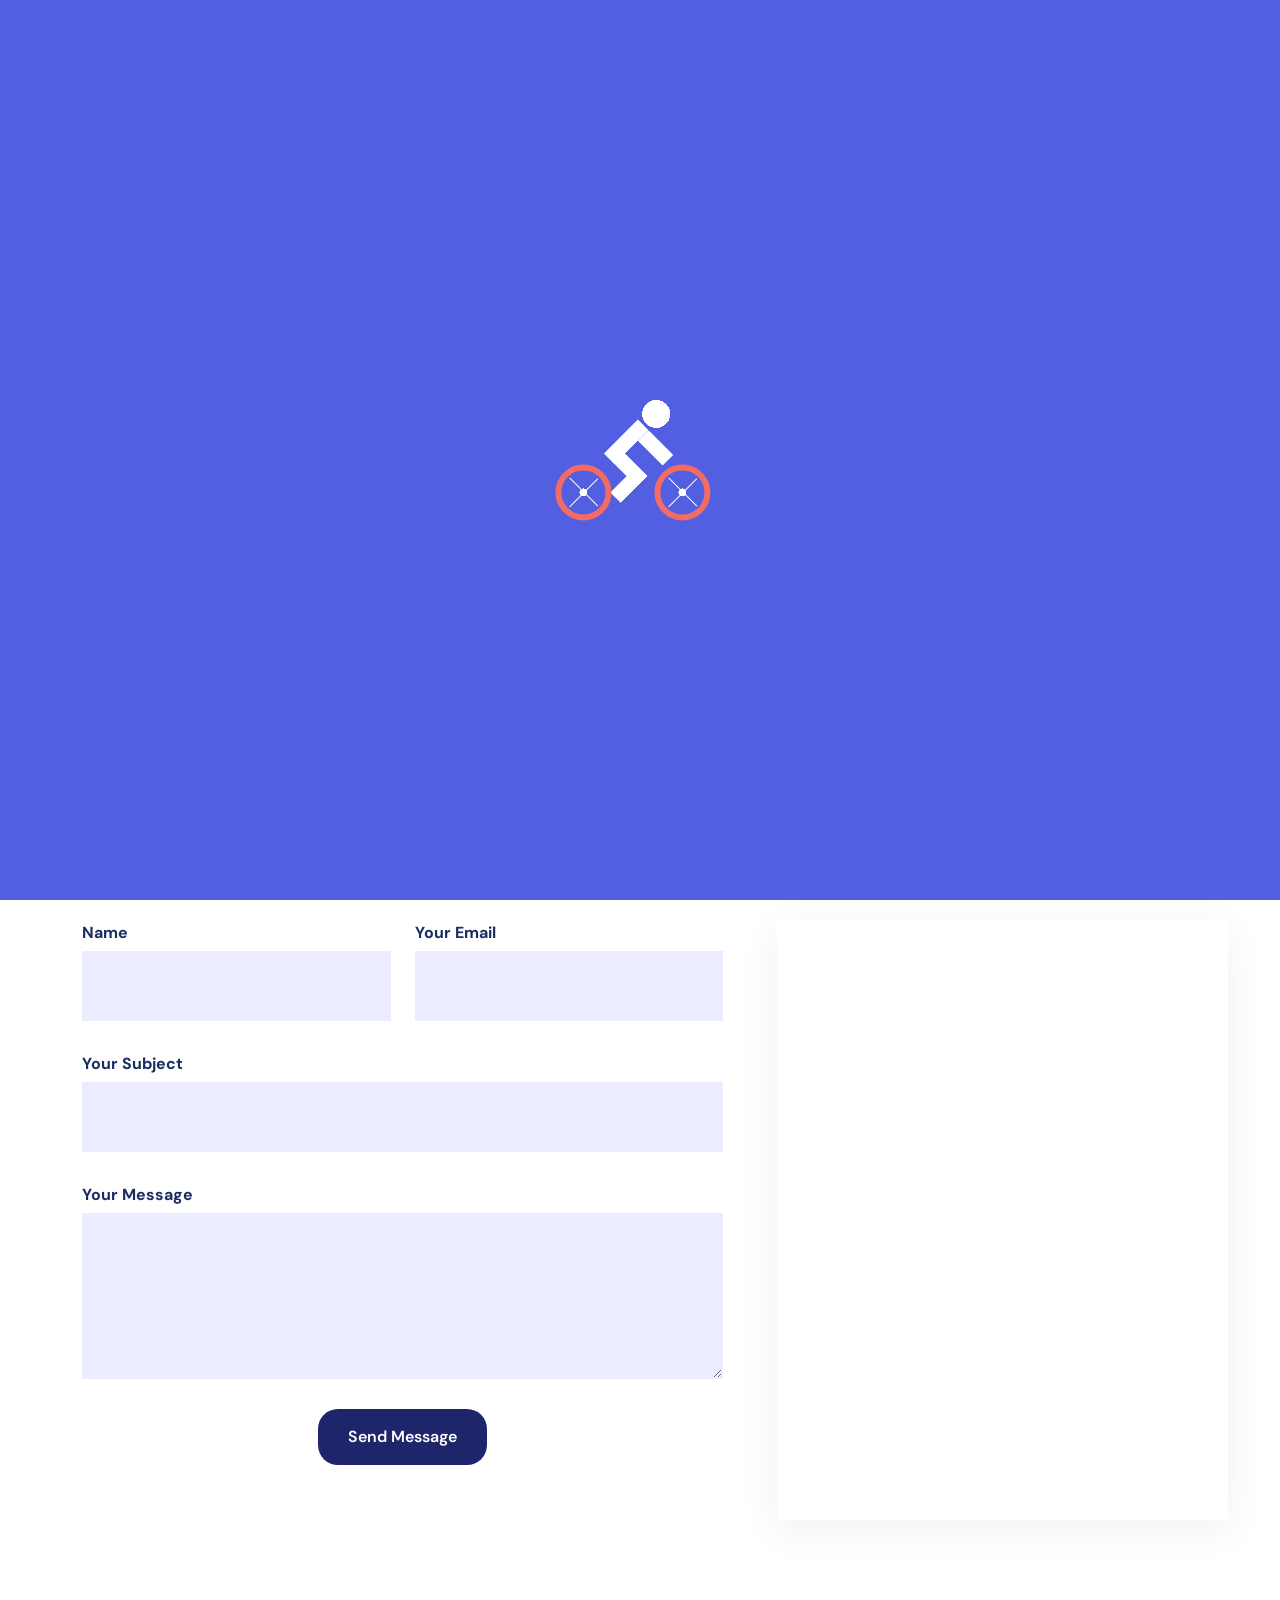
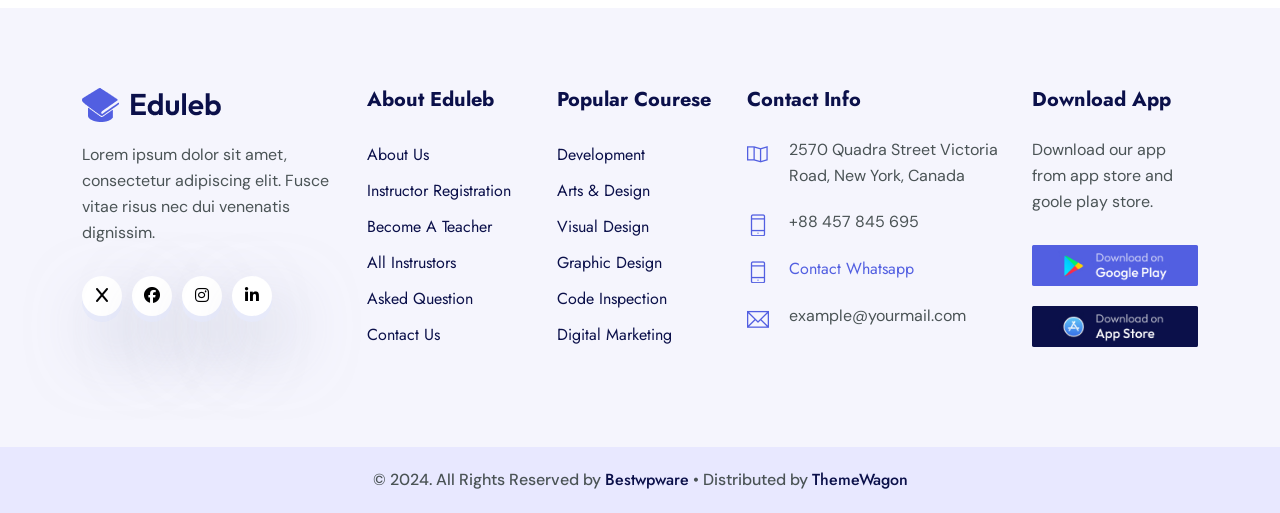
<file: contact.html>
<!DOCTYPE html>
<html lang="en">

	<head>
		<!-- Meta -->
		<meta charset="utf-8">
		<meta http-equiv="X-UA-Compatible" content="IE=edge">
		<meta name="viewport" content="width=device-width, initial-scale=1, shrink-to-fit=no">
		<!-- The above 3 meta tags *must* come first in the head; any other head content must come *after* these tags -->
		<meta name="description" content="Eduleb - Education HTML Template">
		<meta name="keywords" content="agency, business, corporate, creative, html5, modern, multipurpose, One Page, parallax, startup">		
		<!-- SITE TITLE -->
		<title>Eduleb - Education HTML Template</title>			
		<!-- Latest Bootstrap min CSS -->
		<link rel="stylesheet" href="assets/bootstrap/css/bootstrap.min.css">		
		<!-- Google Font -->
		<link href="https://fonts.googleapis.com/css2?family=DM+Sans:ital,opsz,wght@0,9..40,100..1000;1,9..40,100..1000&display=swap" rel="stylesheet">
		<link href="https://fonts.googleapis.com/css2?family=Jost:ital,wght@0,100..900;1,100..900&display=swap" rel="stylesheet">
		<!-- Font Awesome CSS -->
		<link rel="stylesheet" href="https://cdnjs.cloudflare.com/ajax/libs/font-awesome/6.5.2/css/all.min.css">
		<link rel="stylesheet" href="assets/fonts/font-awesome.min.css">
		<link rel="stylesheet" href="assets/fonts/themify-icons.css">
		<!--- owl carousel Css-->
		<link rel="stylesheet" href="assets/owlcarousel/css/owl.carousel.css">
		<link rel="stylesheet" href="assets/owlcarousel/css/owl.theme.css">	
		<!--jquery-simple-mobilemenu Css-->
        <link rel="stylesheet" href="assets/css/jquery-simple-mobilemenu.css">			
		<!-- MAGNIFIC CSS -->
		<link rel="stylesheet" href="assets/css/magnific-popup.css">		
		<!-- animate CSS -->
		<link rel="stylesheet" href="assets/css/animate.css">	
		<!-- Style CSS -->					
		<link rel="stylesheet" href="assets/css/style.css">					
		<!-- HTML5 shim and Respond.js IE8 support of HTML5 elements and media queries -->
		<!-- WARNING: Respond.js doesn't work if you view the page via file:// -->
		<!--[if lt IE 9]>
		  <script src="https://oss.maxcdn.com/html5shiv/3.7.2/html5shiv.min.js"></script>
		  <script src="https://oss.maxcdn.com/respond/1.4.2/respond.min.js"></script>
		<![endif]-->
	</head>
	
    <body data-spy="scroll" data-offset="80">

		<!-- START PRELOADER -->
		<div class="preloaders">
			<span class="loader"></span>
		</div>
		<!-- END PRELOADER -->		

		<!-- START NAVBAR -->  
		<div id="navigation" class="navbar-light bg-faded site-navigation">
			<div class="container-fluid">
				<div class="row">
					<div class="col-20 align-self-center">
						<div class="site-logo">
							<a href="index.html"><img src="assets/img/logo.png" alt=""></a>          				
						</div>
					</div><!--- END Col -->
					
					<div class="col-60 d-flex">
						<nav id="main-menu">
							<ul>
								<li class="menu-item-has-children"><a href="#">Home</a>
									<ul>										
										<li><a href="index.html">Home 01</a></li>
										<li><a href="index2.html">Home 02</a></li>
									</ul>
								</li>
								<li><a href="about.html">About</a></li>				  				  
								<li class="menu-item-has-children"><a href="course.html">Course</a>
									<ul>										
										<li><a href="course.html">Course</a></li>
										<li><a href="course_details.html">Course Details</a></li>
									</ul>
								</li>								
								<li class="menu-item-has-children"><a href="#">Pages</a>
									<ul>										
										<li><a href="instructor.html">Instructor</a></li>
										<li><a href="ins_details.html">Instructor Details</a></li>
										<li><a href="pricing.html">Pricing Plan</a></li>
										<li><a href="faq.html">Faq Page</a></li>			
										<li><a href="404.html">404</a></li>				
									</ul>
								</li>							
								<li class="menu-item-has-children"><a href="blog.html">Blog</a>
									<ul>										
										<li><a href="blog.html">Blog</a></li>
										<li><a href="blog_single.html">Blog Details</a></li>
									</ul>
								</li>							  
								<li><a href="contact.html">Contact</a></li>
							</ul>
						</nav>
					</div><!--- END Col -->
					
					<div class="col-20 d-none d-xl-block text-end align-self-center">
						<a href="#" class="header-btn">Sign In</a>
						<a href="contact.html" class="btn_one">Sign Up</a>
					</div><!--- END Col -->
					
					<ul class="mobile_menu">						
						<li><a href="#">Home</a>
							<ul class="sub-menu">										
								<li><a href="index.html">Home 01</a></li>
								<li><a href="index2.html">Home 02</a></li>						
							</ul>
						</li>	
						<li><a href="about.html">About</a></li>						
						<li><a href="#">Course</a>
							<ul class="sub-menu">										
								<li><a href="course.html">Course</a></li>
								<li><a href="course_details.html">Course Deails</a></li>									
							</ul>
						</li>
						<li><a href="#">Pages</a>
							<ul class="sub-menu">									
								<li><a href="instructor.html">Instructor</a></li>
								<li><a href="ins_details.html">Instructor Details</a></li>
								<li><a href="pricing.html">Pricing Plan</a></li>
								<li><a href="faq.html">Faq Page</a></li>			
								<li><a href="404.html">404</a></li>							
							</ul>
						</li>			
						<li><a href="blog.html">Blog</a>
							<ul class="sub-menu">										
								<li><a href="blog.html">Blog</a></li>
								<li><a href="blog_single.html">Blog Details</a></li>
							</ul>
						</li>						
						<li><a href="contact.html">Contact</a></li>
					</ul>			
				</div><!--- END ROW -->
			</div><!--- END CONTAINER -->
		</div> 	  
		<!-- END NAVBAR -->		

		<!-- START SECTION TOP -->
		<section class="section-top">
			<div class="container">
				<div class="col-lg-10 offset-lg-1 text-center">
					<div class="section-top-title wow fadeInRight" data-wow-duration="1s" data-wow-delay="0.3s" data-wow-offset="0">
						<h1>Get In Touch</h1>
						<ul>
							<li><a href="index.html">Home</a></li>
							<li> / Contact</li>
						</ul>
					</div><!-- //.HERO-TEXT -->
				</div><!--- END COL -->
			</div><!--- END CONTAINER -->
		</section>	
		<!-- END SECTION TOP -->
		
		<!-- START ADDRESS -->
		<section class="address_area section-padding">
			<div class="container">
				<div class="row text-center">
					<div class="col-lg-4 col-sm-4 col-xs-12 no-padding wow fadeInUp" data-wow-duration="1s" data-wow-delay="0.1s" data-wow-offset="0">
						<div class="single_address sa_one">
							<i class="ti-map"></i>
							<h4>Our Location</h4>
							<p>3481 Melrose Place, Beverly Hills <br /> CA 90210</p>
						</div>
					</div><!-- END COL -->
					<div class="col-lg-4 col-sm-4 col-xs-12 no-padding wow fadeInUp" data-wow-duration="1s" data-wow-delay="0.2s" data-wow-offset="0">
						<div class="single_address sa_two">
							<i class="ti-mobile"></i>
							<h4>Telephone</h4>
							<p>(+1) 517 397 7100</p>
							<p>(+1) 411 315 8138</p>
						</div>
					</div><!-- END COL -->
					<div class="col-lg-4 col-sm-4 col-xs-12 no-padding wow fadeInUp" data-wow-duration="1s" data-wow-delay="0.3s" data-wow-offset="0">
						<div class="single_address sa_three">
							<i class="ti-email"></i>
							<h4>Send email</h4>
							<p>Info@example.com</p>
							<p>admin@example.com</p>
						</div>
					</div><!-- END COL -->			  
				</div><!--- END ROW -->
			</div><!--- END CONTAINER -->
		</section>
		<!-- END ADDRESS -->	

		<!-- CONTACT -->
		<div id="contact" class="contact_area section-padding">
			<div class="container">			
				<div class="row">					
					<div class="col-lg-7 col-sm-12 col-xs-12 wow fadeInUp" data-wow-duration="1s" data-wow-delay="0.2s" data-wow-offset="0">		
						<div class="contact">
							<form class="form" name="enq" method="post" action="contact.php" onsubmit="return validation();">
								<div class="row">
									<div class="form-group col-md-6">
										<label for="">Name</label>
										<input type="text" name="name" class="form-control" required="required">
									</div>
									<div class="form-group col-md-6">
										<label for="">Your Email</label>
										<input type="email" name="email" class="form-control" required="required">
									</div>
									<div class="form-group col-md-12">
										<label for="">Your Subject</label>
										<input type="text" name="subject" class="form-control" required="required">
									</div>
									<div class="form-group col-md-12">
										<label for="">Your Message</label>
										<textarea rows="6" name="message" class="form-control" required="required"></textarea>
									</div>
									<div class="col-md-12 text-center">
										<button type="submit" value="Send message" name="submit" id="submitButton" class="btn_one" title="Submit Your Message!">Send Message</button>
									</div>
								</div>
							</form>
						</div>
					</div><!-- END COL  -->
					<div class="col-lg-5 col-sm-12 col-xs-12 wow fadeInUp" data-wow-duration="1s" data-wow-delay="0.2s" data-wow-offset="0">		<div class="map">
							<iframe src="https://www.google.com/maps/embed?pb=!1m18!1m12!1m3!1d3023.957183635167!2d-74.00402768559431!3d40.71895904512855!2m3!1f0!2f0!3f0!3m2!1i1024!2i768!4f13.1!3m3!1m2!1s0x89c2598a1316e7a7%3A0x47bb20eb6074b3f0!2sNew%20Work%20City%20-%20(CLOSED)!5e0!3m2!1sbn!2sbd!4v1600305497356!5m2!1sbn!2sbd" style="border:0;" allowfullscreen="" aria-hidden="false" tabindex="0"></iframe>
						</div>					
					</div><!-- END COL  -->				
				</div><!-- END ROW -->				
			</div><!--- END CONTAINER -->
		</div>
		<!-- END CONTACT -->
		
		<!-- START FOOTER -->
		<div class="footer section-padding">
			<div class="container">				
				<div class="row">						
					<div class="col-lg-3 col-sm-6 col-xs-12">
						<div class="single_footer">
							<a href="index.html"><img src="assets/img/logo.png" alt=""></a>         
							<p>Lorem ipsum dolor sit amet, consectetur adipiscing elit. Fusce vitae risus nec dui venenatis dignissim.</p>
							<div class="social_profile">
								<ul>
									<li><a class="f_facebook" href="#"><i class="fa-solid fa-x"></i></a></li>
									<li><a class="f_twitter" href="#"><i class="fa-brands fa-facebook-f"></i></a></li>
									<li><a class="f_instagram"href="#"><i class="fa-brands fa-instagram"></i></a></li>
									<li><a class="f_linkedin" href="#"><i class="fa-brands fa-linkedin-in"></i></a></li>
								</ul>
							</div>
						</div>			
					</div><!--- END COL -->						
					<div class="col-lg-2 col-sm-6 col-xs-12">
						<div class="single_footer">
							<h4>About Eduleb</h4>
							<ul>
								<li><a href="#">About us</a></li>
								<li><a href="#">Instructor Registration</a></li>
								<li><a href="#">Become A Teacher</a></li>
								<li><a href="#">All Instrustors</a></li>
								<li><a href="#">Asked Question</a></li>
								<li><a href="#">Contact us</a></li>
							</ul>
						</div>
					</div><!--- END COL -->	
					<div class="col-lg-2 col-sm-6 col-xs-12">
						<div class="single_footer">
							<h4>Popular Courese</h4>
							<ul>
								<li><a href="#">Development</a></li>
								<li><a href="#">Arts & design</a></li>
								<li><a href="#">Visual Design</a></li>
								<li><a href="#">Graphic Design</a></li>
								<li><a href="#">Code Inspection</a></li>						
								<li><a href="#">Digital Marketing</a></li>						
							</ul>
						</div>
					</div><!--- END COL -->
					<div class="col-lg-3 col-sm-6 col-xs-12">
						<div class="single_footer">
							<h4>Contact Info</h4>
							<div class="sf_contact">
								<span class="ti-map"></span>
								<p>2570 Quadra Street Victoria Road, New York, Canada</p>
							</div>
							<div class="sf_contact">
								<span class="ti-mobile"></span>
								<p>+88 457 845 695</p>
							</div>
							<div class="sf_contact">
								<span class="ti-mobile"></span>
								<p><a href="tel:+88457845695">Contact Whatsapp</a></p>
							</div>
							<div class="sf_contact">
								<span class="ti-email"></span>
								<p>example@yourmail.com</p>
							</div>
						</div>
					</div><!--- END COL -->						
					<div class="col-lg-2 col-sm-6 col-xs-12">
						<div class="single_footer">
							<h4>Download App</h4>
							<p>Download our app from app store and goole play store.</p>
							<a href="index.html"><img src="assets/img/google-play.jpg" class="foot_img" alt=""></a>  
							<a href="index.html"><img src="assets/img/app-store.jpg" class="foot_img" alt=""></a>  
						</div>
					</div><!--- END COL -->	
				</div><!--- END ROW -->					
			</div><!--- END CONTAINER -->
		</div>
		<!-- END FOOTER -->	

		<!-- START FOOTER COPYRIGHT -->	
		<div class="foot_copy">
			<div class="footer_copyright">
				<p>&copy; 2024. All Rights Reserved by <a href="https://bestwpware.com/">Bestwpware</a> • Distributed by <a href="https://themewagon.com">ThemeWagon</a></p>
			</div>	
		</div>
		<!-- END FOOTER COPYRIGHT -->	
	
	<!-- Latest jQuery -->
		<script src="assets/js/jquery-1.12.4.min.js"></script>
	<!-- Latest compiled and minified Bootstrap -->
		<script src="assets/bootstrap/js/bootstrap.min.js"></script>
	<!-- modernizer JS -->		
		<script src="assets/js/modernizr-2.8.3.min.js"></script>	
	<!-- jquery-simple-mobilemenu.min -->
		<script src="assets/js/jquery-simple-mobilemenu.js"></script>		
	<!-- owl-carousel min js  -->
		<script src="assets/owlcarousel/js/owl.carousel.min.js"></script>					
	<!-- magnific-popup js -->               
		<script src="assets/js/jquery.magnific-popup.min.js"></script>						
	<!-- countTo js -->
		<script src="assets/js/jquery.inview.min.js"></script>								
	<!-- scrolltopcontrol js -->
		<script src="assets/js/scrolltopcontrol.js"></script>			
	<!-- WOW - Reveal Animations When You Scroll -->
		<script src="assets/js/wow.min.js"></script>				
	<!-- scripts js -->
		<script src="assets/js/scripts.js"></script>
    </body>
</html>
</file>
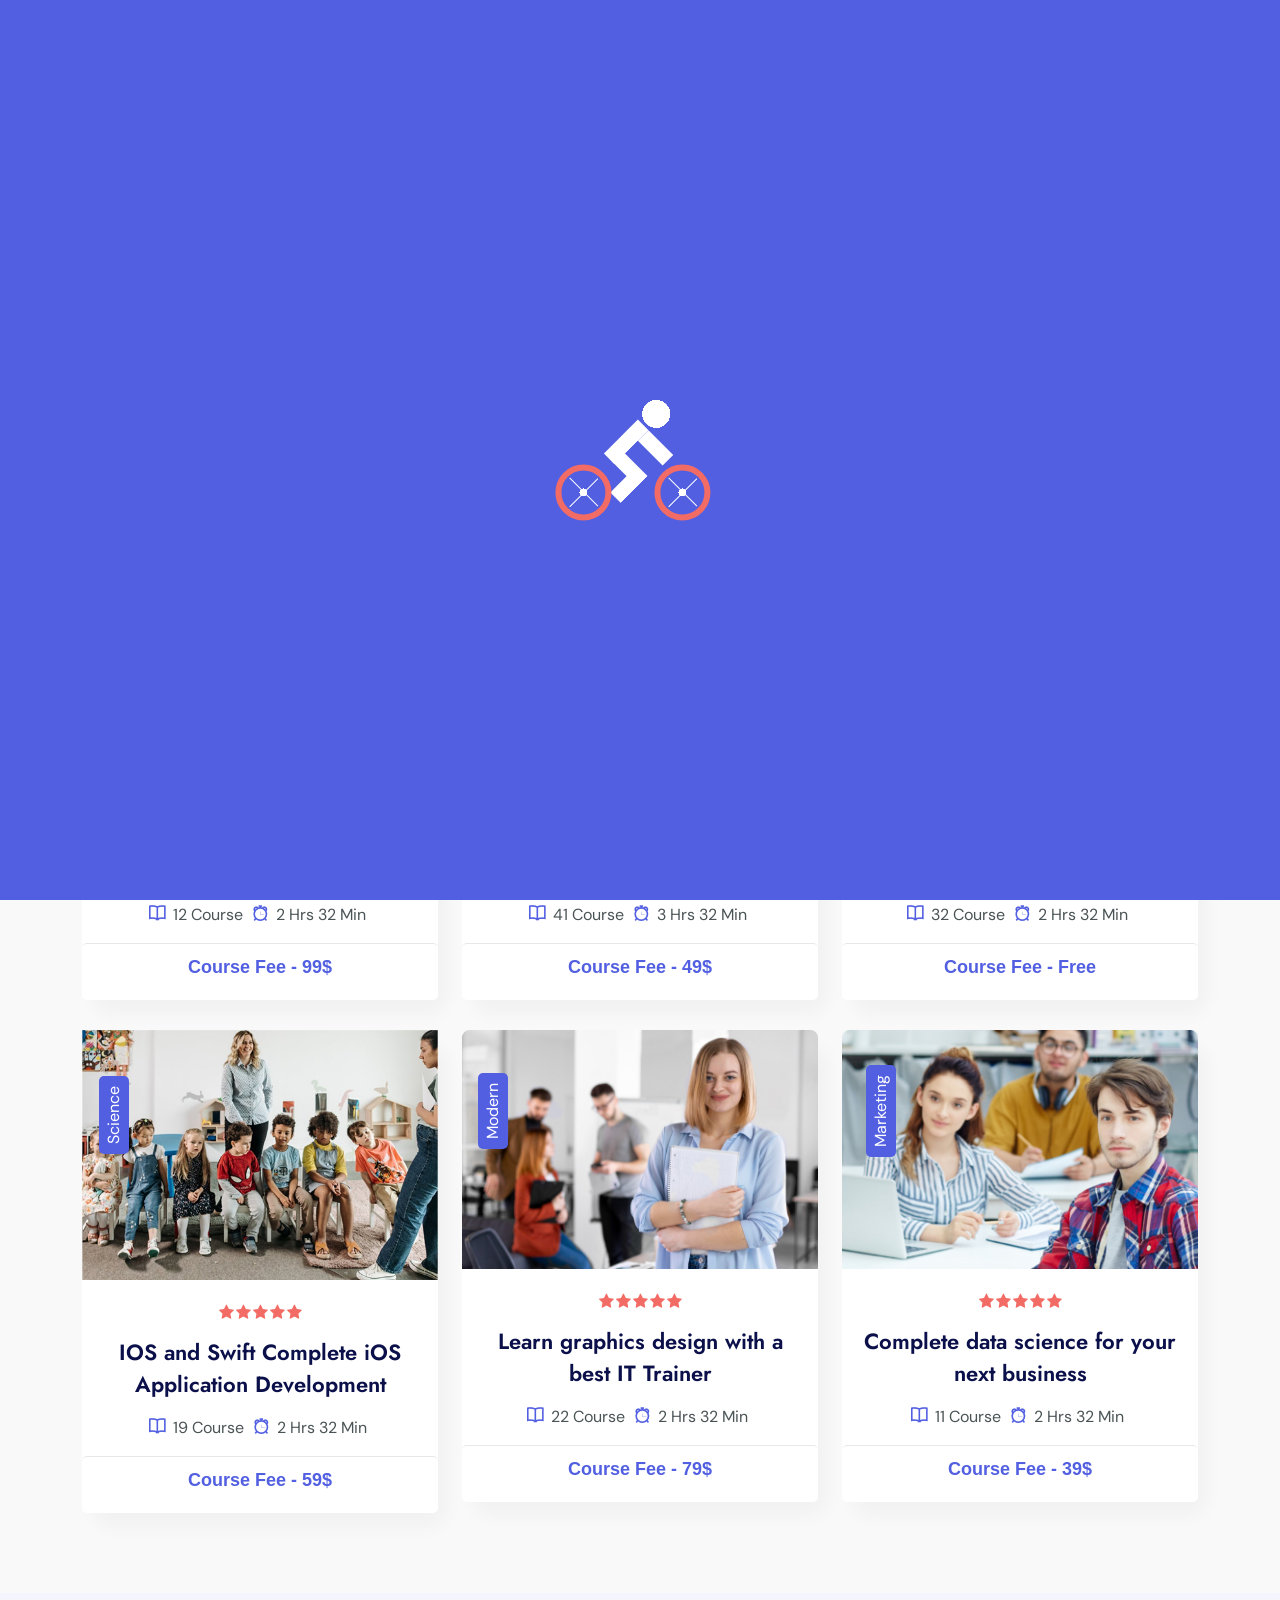
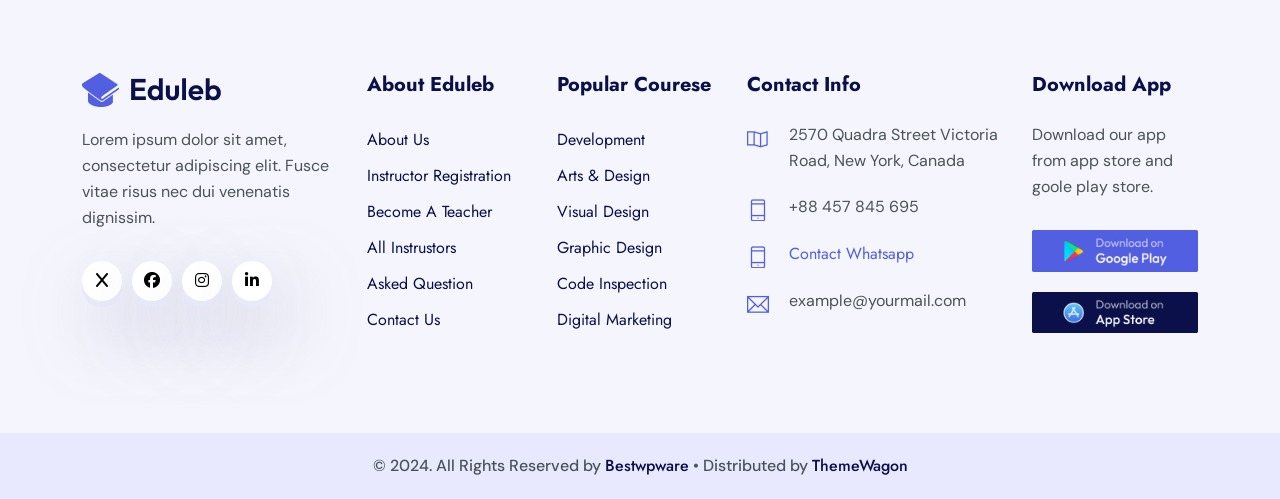
<file: course.html>
<!DOCTYPE html>
<html lang="en">

	<head>
		<!-- Meta -->
		<meta charset="utf-8">
		<meta http-equiv="X-UA-Compatible" content="IE=edge">
		<meta name="viewport" content="width=device-width, initial-scale=1, shrink-to-fit=no">
		<!-- The above 3 meta tags *must* come first in the head; any other head content must come *after* these tags -->
		<meta name="description" content="Eduleb - Education HTML Template">
		<meta name="keywords" content="agency, business, corporate, creative, html5, modern, multipurpose, One Page, parallax, startup">		
		<!-- SITE TITLE -->
		<title>Eduleb - Education HTML Template</title>			
		<!-- Latest Bootstrap min CSS -->
		<link rel="stylesheet" href="assets/bootstrap/css/bootstrap.min.css">		
		<!-- Google Font -->
		<link href="https://fonts.googleapis.com/css2?family=DM+Sans:ital,opsz,wght@0,9..40,100..1000;1,9..40,100..1000&display=swap" rel="stylesheet">
		<link href="https://fonts.googleapis.com/css2?family=Jost:ital,wght@0,100..900;1,100..900&display=swap" rel="stylesheet">
		<!-- Font Awesome CSS -->
		<link rel="stylesheet" href="https://cdnjs.cloudflare.com/ajax/libs/font-awesome/6.5.2/css/all.min.css">
		<link rel="stylesheet" href="assets/fonts/font-awesome.min.css">
		<link rel="stylesheet" href="assets/fonts/themify-icons.css">
		<!--- owl carousel Css-->
		<link rel="stylesheet" href="assets/owlcarousel/css/owl.carousel.css">
		<link rel="stylesheet" href="assets/owlcarousel/css/owl.theme.css">	
		<!--jquery-simple-mobilemenu Css-->
        <link rel="stylesheet" href="assets/css/jquery-simple-mobilemenu.css">			
		<!-- MAGNIFIC CSS -->
		<link rel="stylesheet" href="assets/css/magnific-popup.css">		
		<!-- animate CSS -->
		<link rel="stylesheet" href="assets/css/animate.css">	
		<!-- Style CSS -->					
		<link rel="stylesheet" href="assets/css/style.css">					
		<!-- HTML5 shim and Respond.js IE8 support of HTML5 elements and media queries -->
		<!-- WARNING: Respond.js doesn't work if you view the page via file:// -->
		<!--[if lt IE 9]>
		  <script src="https://oss.maxcdn.com/html5shiv/3.7.2/html5shiv.min.js"></script>
		  <script src="https://oss.maxcdn.com/respond/1.4.2/respond.min.js"></script>
		<![endif]-->
	</head>
	
    <body data-spy="scroll" data-offset="80">

		<!-- START PRELOADER -->
		<div class="preloaders">
			<span class="loader"></span>
		</div>
		<!-- END PRELOADER -->		

		<!-- START NAVBAR -->  
		<div id="navigation" class="navbar-light bg-faded site-navigation">
			<div class="container-fluid">
				<div class="row">
					<div class="col-20 align-self-center">
						<div class="site-logo">
							<a href="index.html"><img src="assets/img/logo.png" alt=""></a>          				
						</div>
					</div><!--- END Col -->
					
					<div class="col-60 d-flex">
						<nav id="main-menu">
							<ul>
								<li class="menu-item-has-children"><a href="#">Home</a>
									<ul>										
										<li><a href="index.html">Home 01</a></li>
										<li><a href="index2.html">Home 02</a></li>
									</ul>
								</li>
								<li><a href="about.html">About</a></li>				  				  
								<li class="menu-item-has-children"><a href="course.html">Course</a>
									<ul>										
										<li><a href="course.html">Course</a></li>
										<li><a href="course_details.html">Course Details</a></li>
									</ul>
								</li>								
								<li class="menu-item-has-children"><a href="#">Pages</a>
									<ul>										
										<li><a href="instructor.html">Instructor</a></li>
										<li><a href="ins_details.html">Instructor Details</a></li>
										<li><a href="pricing.html">Pricing Plan</a></li>
										<li><a href="faq.html">Faq Page</a></li>			
										<li><a href="404.html">404</a></li>				
									</ul>
								</li>							
								<li class="menu-item-has-children"><a href="blog.html">Blog</a>
									<ul>										
										<li><a href="blog.html">Blog</a></li>
										<li><a href="blog_single.html">Blog Details</a></li>
									</ul>
								</li>							  
								<li><a href="contact.html">Contact</a></li>
							</ul>
						</nav>
					</div><!--- END Col -->
					
					<div class="col-20 d-none d-xl-block text-end align-self-center">
						<a href="#" class="header-btn">Sign In</a>
						<a href="contact.html" class="btn_one">Sign Up</a>
					</div><!--- END Col -->
					
					<ul class="mobile_menu">						
						<li><a href="#">Home</a>
							<ul class="sub-menu">										
								<li><a href="index.html">Home 01</a></li>
								<li><a href="index2.html">Home 02</a></li>						
							</ul>
						</li>	
						<li><a href="about.html">About</a></li>						
						<li><a href="#">Course</a>
							<ul class="sub-menu">										
								<li><a href="course.html">Course</a></li>
								<li><a href="course_details.html">Course Deails</a></li>									
							</ul>
						</li>
						<li><a href="#">Pages</a>
							<ul class="sub-menu">									
								<li><a href="instructor.html">Instructor</a></li>
								<li><a href="ins_details.html">Instructor Details</a></li>
								<li><a href="pricing.html">Pricing Plan</a></li>
								<li><a href="faq.html">Faq Page</a></li>			
								<li><a href="404.html">404</a></li>							
							</ul>
						</li>			
						<li><a href="blog.html">Blog</a>
							<ul class="sub-menu">										
								<li><a href="blog.html">Blog</a></li>
								<li><a href="blog_single.html">Blog Details</a></li>
							</ul>
						</li>						
						<li><a href="contact.html">Contact</a></li>
					</ul>			
				</div><!--- END ROW -->
			</div><!--- END CONTAINER -->
		</div> 	  
		<!-- END NAVBAR -->		

		<!-- START SECTION TOP -->
		<section class="section-top">
			<div class="container">
				<div class="col-lg-10 offset-lg-1 text-center">
					<div class="section-top-title wow fadeInRight" data-wow-duration="1s" data-wow-delay="0.3s" data-wow-offset="0">
						<h1>All Course</h1>
						<ul>
							<li><a href="index.html">Home</a></li>
							<li> / Course</li>
						</ul>
					</div><!-- //.HERO-TEXT -->
				</div><!--- END COL -->
			</div><!--- END CONTAINER -->
		</section>	
		<!-- END SECTION TOP -->
		
		<!-- START COURSE -->
		<section class="home_course section-padding">
			<div class="container">			
				<div class="row">
					<div class="col-lg-4 col-sm-6 col-xs-12">
						<div class="single_course">
							<div class="single_c_img">
								<img src="assets/img/course/1.png" class="img-fluid" alt="course-image" />
								<span>Education</span>
							</div>
							<i class="fa fa-star"></i><i class="fa fa-star"></i><i class="fa fa-star"></i><i class="fa fa-star"></i><i class="fa fa-star"></i>
							<h4><a href="course.html">Complete User fundamentals beginners to advanced</a></h4>
							<p><span class="ti-book"> </span> 12 Course</p>
							<p><span class="ti-alarm-clock"> </span>2 Hrs 32 Min</p>
							<div class="price">Course Fee - 99$</div>
						</div>
					</div><!-- END COL -->
					<div class="col-lg-4 col-sm-6 col-xs-12">
						<div class="single_course">
							<div class="single_c_img">
								<img src="assets/img/course/2.png" class="img-fluid" alt="course-image" />
								<span>UI/UX</span>
							</div>
							<i class="fa fa-star"></i><i class="fa fa-star"></i><i class="fa fa-star"></i><i class="fa fa-star"></i><i class="fa fa-star"></i>
							<h4><a href="course.html">Advanced Android 12 & Kotlin Development Course</a></h4>
							<p><span class="ti-book"> </span> 41 Course</p>
							<p><span class="ti-alarm-clock"> </span>3 Hrs 32 Min</p>
							<div class="price">Course Fee - 49$</div>
						</div>
					</div><!-- END COL -->
					<div class="col-lg-4 col-sm-6 col-xs-12">
						<div class="single_course">
							<div class="single_c_img">
								<img src="assets/img/course/3.png" class="img-fluid" alt="course-image" />
								<span>Lifestyle</span>
							</div>
							<i class="fa fa-star"></i><i class="fa fa-star"></i><i class="fa fa-star"></i><i class="fa fa-star"></i><i class="fa fa-star"></i>
							<h4><a href="course.html">Complete HTML, CSS and Javascript Course</a></h4>
							<p><span class="ti-book"> </span> 32 Course</p>
							<p><span class="ti-alarm-clock"> </span>2 Hrs 32 Min</p>
							<div class="price">Course Fee - Free</div>
						</div>
					</div><!-- END COL -->
					<div class="col-lg-4 col-sm-6 col-xs-12">
						<div class="single_course">
							<div class="single_c_img">
								<img src="assets/img/course/4.png" class="img-fluid" alt="course-image" />
								<span>Science</span>
							</div>
							<i class="fa fa-star"></i><i class="fa fa-star"></i><i class="fa fa-star"></i><i class="fa fa-star"></i><i class="fa fa-star"></i>
							<h4><a href="course.html">IOS and Swift Complete iOS Application Development</a></h4>
							<p><span class="ti-book"> </span> 19 Course</p>
							<p><span class="ti-alarm-clock"> </span>2 Hrs 32 Min</p>
							<div class="price">Course Fee - 59$</div>
						</div>
					</div><!-- END COL -->
					<div class="col-lg-4 col-sm-6 col-xs-12">
						<div class="single_course">
							<div class="single_c_img">
								<img src="assets/img/course/5.png" class="img-fluid" alt="course-image" />
								<span>Modern</span>
							</div>
							<i class="fa fa-star"></i><i class="fa fa-star"></i><i class="fa fa-star"></i><i class="fa fa-star"></i><i class="fa fa-star"></i>
							<h4><a href="course.html">Learn graphics design with a best IT Trainer</a></h4>
							<p><span class="ti-book"> </span> 22 Course</p>
							<p><span class="ti-alarm-clock"> </span>2 Hrs 32 Min</p>
							<div class="price">Course Fee - 79$</div>
						</div>
					</div><!-- END COL -->
					<div class="col-lg-4 col-sm-6 col-xs-12">
						<div class="single_course">
							<div class="single_c_img">
								<img src="assets/img/course/6.png" class="img-fluid" alt="course-image" />
								<span>Marketing</span>
							</div>
							<i class="fa fa-star"></i><i class="fa fa-star"></i><i class="fa fa-star"></i><i class="fa fa-star"></i><i class="fa fa-star"></i>
							<h4><a href="course.html">Complete data science for your next business</a></h4>
							<p><span class="ti-book"> </span> 11 Course</p>
							<p><span class="ti-alarm-clock"> </span>2 Hrs 32 Min</p>
							<div class="price">Course Fee - 39$</div>
						</div>
					</div><!-- END COL -->						
				</div><!--- END ROW -->
			</div><!--- END CONTAINER -->		
		</section>
		<!-- END COURSE -->		
		
		<!-- START FOOTER -->
		<div class="footer section-padding">
			<div class="container">				
				<div class="row">						
					<div class="col-lg-3 col-sm-6 col-xs-12">
						<div class="single_footer">
							<a href="index.html"><img src="assets/img/logo.png" alt=""></a>         
							<p>Lorem ipsum dolor sit amet, consectetur adipiscing elit. Fusce vitae risus nec dui venenatis dignissim.</p>
							<div class="social_profile">
								<ul>
									<li><a class="f_facebook" href="#"><i class="fa-solid fa-x"></i></a></li>
									<li><a class="f_twitter" href="#"><i class="fa-brands fa-facebook-f"></i></a></li>
									<li><a class="f_instagram"href="#"><i class="fa-brands fa-instagram"></i></a></li>
									<li><a class="f_linkedin" href="#"><i class="fa-brands fa-linkedin-in"></i></a></li>
								</ul>
							</div>
						</div>			
					</div><!--- END COL -->						
					<div class="col-lg-2 col-sm-6 col-xs-12">
						<div class="single_footer">
							<h4>About Eduleb</h4>
							<ul>
								<li><a href="#">About us</a></li>
								<li><a href="#">Instructor Registration</a></li>
								<li><a href="#">Become A Teacher</a></li>
								<li><a href="#">All Instrustors</a></li>
								<li><a href="#">Asked Question</a></li>
								<li><a href="#">Contact us</a></li>
							</ul>
						</div>
					</div><!--- END COL -->	
					<div class="col-lg-2 col-sm-6 col-xs-12">
						<div class="single_footer">
							<h4>Popular Courese</h4>
							<ul>
								<li><a href="#">Development</a></li>
								<li><a href="#">Arts & design</a></li>
								<li><a href="#">Visual Design</a></li>
								<li><a href="#">Graphic Design</a></li>
								<li><a href="#">Code Inspection</a></li>						
								<li><a href="#">Digital Marketing</a></li>						
							</ul>
						</div>
					</div><!--- END COL -->
					<div class="col-lg-3 col-sm-6 col-xs-12">
						<div class="single_footer">
							<h4>Contact Info</h4>
							<div class="sf_contact">
								<span class="ti-map"></span>
								<p>2570 Quadra Street Victoria Road, New York, Canada</p>
							</div>
							<div class="sf_contact">
								<span class="ti-mobile"></span>
								<p>+88 457 845 695</p>
							</div>
							<div class="sf_contact">
								<span class="ti-mobile"></span>
								<p><a href="tel:+88457845695">Contact Whatsapp</a></p>
							</div>
							<div class="sf_contact">
								<span class="ti-email"></span>
								<p>example@yourmail.com</p>
							</div>
						</div>
					</div><!--- END COL -->						
					<div class="col-lg-2 col-sm-6 col-xs-12">
						<div class="single_footer">
							<h4>Download App</h4>
							<p>Download our app from app store and goole play store.</p>
							<a href="index.html"><img src="assets/img/google-play.jpg" class="foot_img" alt=""></a>  
							<a href="index.html"><img src="assets/img/app-store.jpg" class="foot_img" alt=""></a>  
						</div>
					</div><!--- END COL -->	
				</div><!--- END ROW -->					
			</div><!--- END CONTAINER -->
		</div>
		<!-- END FOOTER -->	

		<!-- START FOOTER COPYRIGHT -->	
		<div class="foot_copy">
			<div class="footer_copyright">
				<p>&copy; 2024. All Rights Reserved by <a href="https://bestwpware.com/">Bestwpware</a> • Distributed by <a href="https://themewagon.com">ThemeWagon</a></p>
			</div>	
		</div>
		<!-- END FOOTER COPYRIGHT -->	
	
	<!-- Latest jQuery -->
		<script src="assets/js/jquery-1.12.4.min.js"></script>
	<!-- Latest compiled and minified Bootstrap -->
		<script src="assets/bootstrap/js/bootstrap.min.js"></script>
	<!-- modernizer JS -->		
		<script src="assets/js/modernizr-2.8.3.min.js"></script>	
	<!-- jquery-simple-mobilemenu.min -->
		<script src="assets/js/jquery-simple-mobilemenu.js"></script>		
	<!-- owl-carousel min js  -->
		<script src="assets/owlcarousel/js/owl.carousel.min.js"></script>					
	<!-- magnific-popup js -->               
		<script src="assets/js/jquery.magnific-popup.min.js"></script>						
	<!-- countTo js -->
		<script src="assets/js/jquery.inview.min.js"></script>								
	<!-- scrolltopcontrol js -->
		<script src="assets/js/scrolltopcontrol.js"></script>			
	<!-- WOW - Reveal Animations When You Scroll -->
		<script src="assets/js/wow.min.js"></script>				
	<!-- scripts js -->
		<script src="assets/js/scripts.js"></script>
    </body>
</html>
</file>
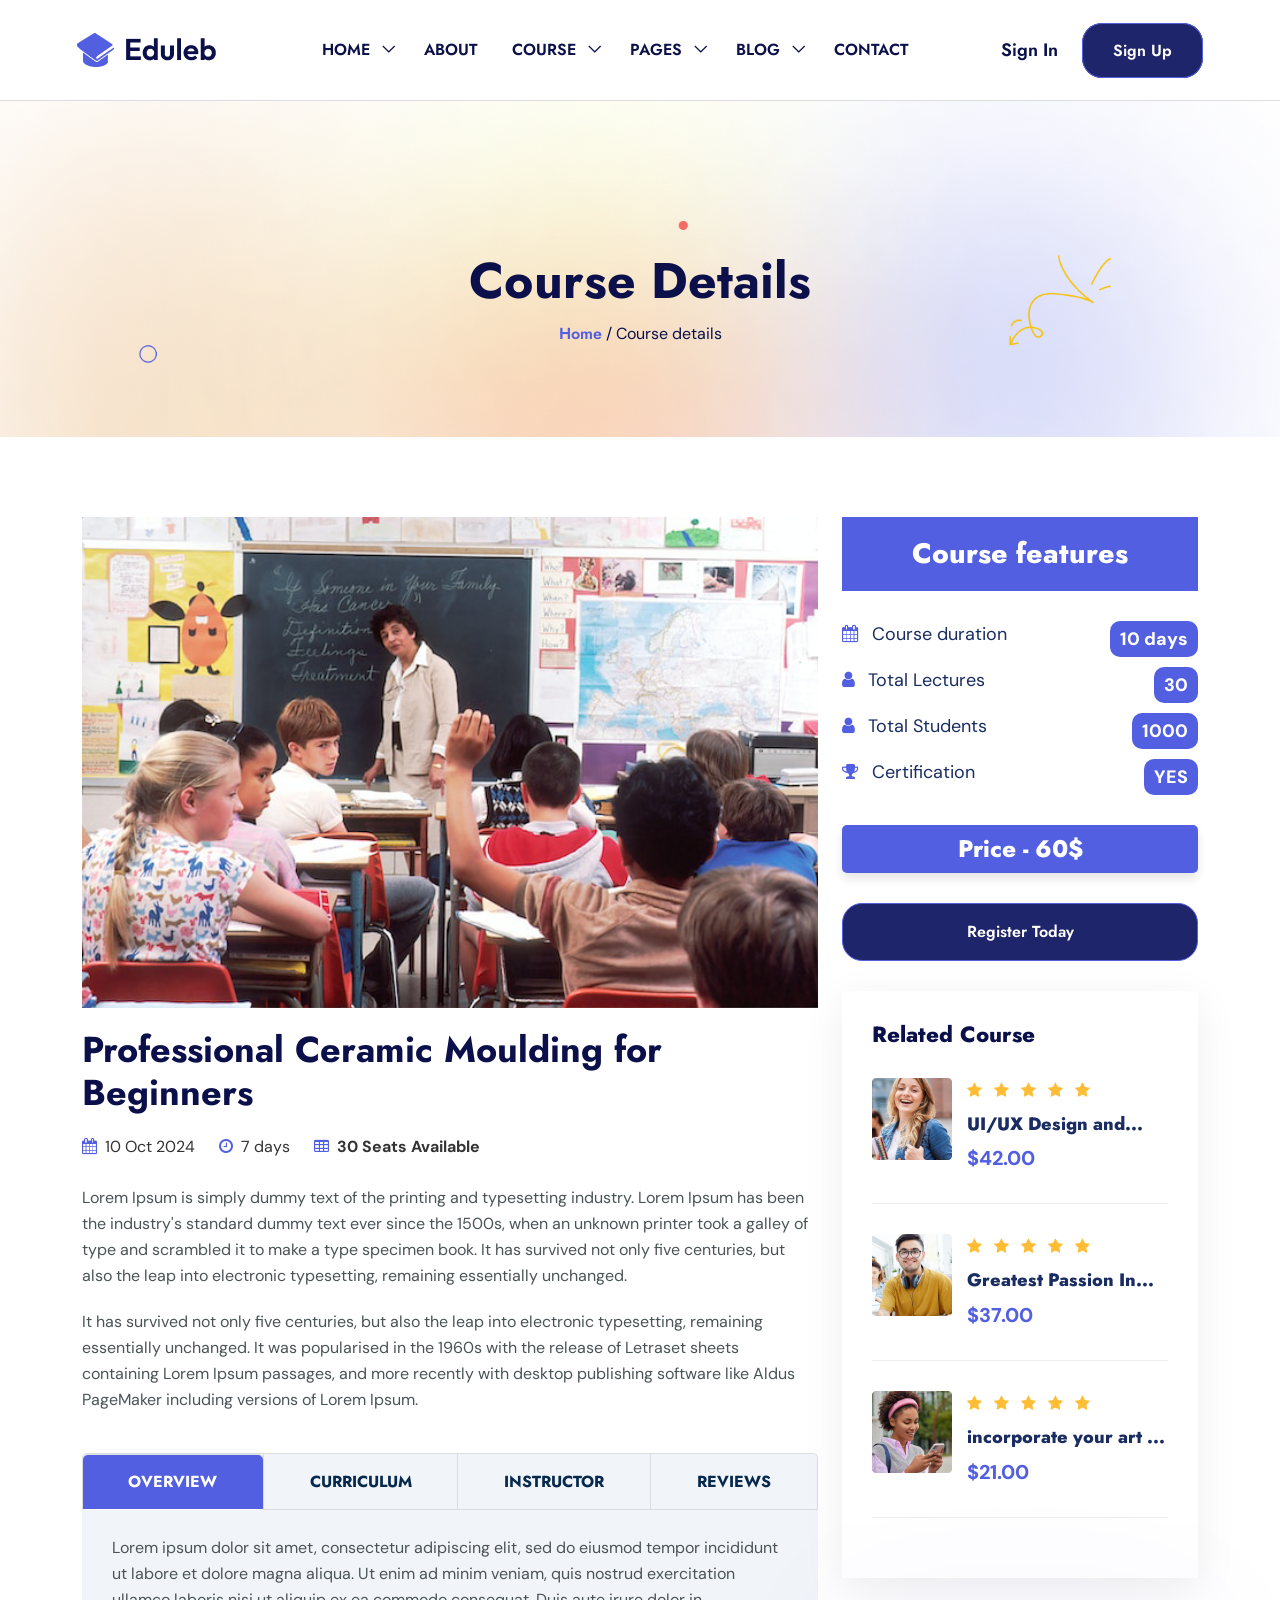
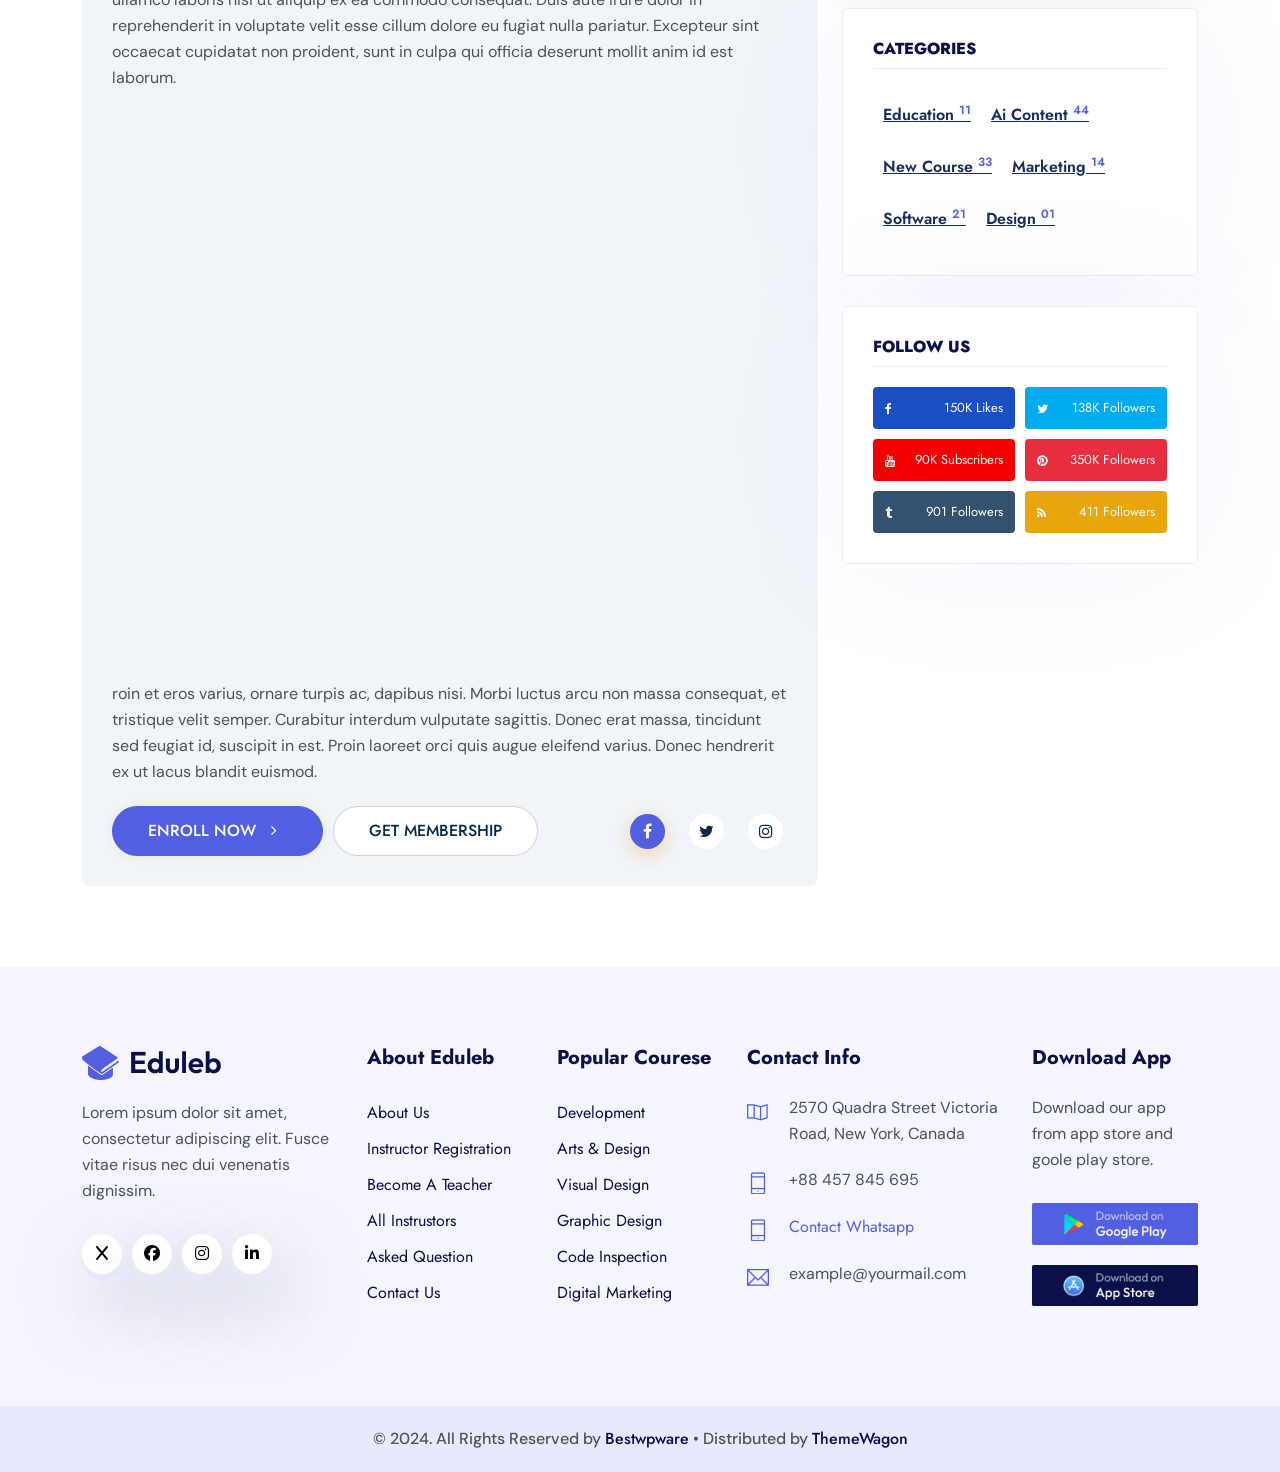
<file: course_details.html>
<!DOCTYPE html>
<html lang="en">

	<head>
		<!-- Meta -->
		<meta charset="utf-8">
		<meta http-equiv="X-UA-Compatible" content="IE=edge">
		<meta name="viewport" content="width=device-width, initial-scale=1, shrink-to-fit=no">
		<!-- The above 3 meta tags *must* come first in the head; any other head content must come *after* these tags -->
		<meta name="description" content="Eduleb - Education HTML Template">
		<meta name="keywords" content="agency, business, corporate, creative, html5, modern, multipurpose, One Page, parallax, startup">		
		<!-- SITE TITLE -->
		<title>Eduleb - Education HTML Template</title>			
		<!-- Latest Bootstrap min CSS -->
		<link rel="stylesheet" href="assets/bootstrap/css/bootstrap.min.css">		
		<!-- Google Font -->
		<link href="https://fonts.googleapis.com/css2?family=DM+Sans:ital,opsz,wght@0,9..40,100..1000;1,9..40,100..1000&display=swap" rel="stylesheet">
		<link href="https://fonts.googleapis.com/css2?family=Jost:ital,wght@0,100..900;1,100..900&display=swap" rel="stylesheet">
		<!-- Font Awesome CSS -->
		<link rel="stylesheet" href="https://cdnjs.cloudflare.com/ajax/libs/font-awesome/6.5.2/css/all.min.css">
		<link rel="stylesheet" href="assets/fonts/font-awesome.min.css">
		<link rel="stylesheet" href="assets/fonts/themify-icons.css">
		<!--- owl carousel Css-->
		<link rel="stylesheet" href="assets/owlcarousel/css/owl.carousel.css">
		<link rel="stylesheet" href="assets/owlcarousel/css/owl.theme.css">	
		<!--jquery-simple-mobilemenu Css-->
        <link rel="stylesheet" href="assets/css/jquery-simple-mobilemenu.css">			
		<!-- MAGNIFIC CSS -->
		<link rel="stylesheet" href="assets/css/magnific-popup.css">		
		<!-- animate CSS -->
		<link rel="stylesheet" href="assets/css/animate.css">	
		<!-- Style CSS -->					
		<link rel="stylesheet" href="assets/css/style.css">					
		<!-- HTML5 shim and Respond.js IE8 support of HTML5 elements and media queries -->
		<!-- WARNING: Respond.js doesn't work if you view the page via file:// -->
		<!--[if lt IE 9]>
		  <script src="https://oss.maxcdn.com/html5shiv/3.7.2/html5shiv.min.js"></script>
		  <script src="https://oss.maxcdn.com/respond/1.4.2/respond.min.js"></script>
		<![endif]-->
	</head>
	
    <body data-spy="scroll" data-offset="80">

		<!-- START PRELOADER -->
		<div class="preloaders">
			<span class="loader"></span>
		</div>
		<!-- END PRELOADER -->		

		<!-- START NAVBAR -->  
		<div id="navigation" class="navbar-light bg-faded site-navigation">
			<div class="container-fluid">
				<div class="row">
					<div class="col-20 align-self-center">
						<div class="site-logo">
							<a href="index.html"><img src="assets/img/logo.png" alt=""></a>          				
						</div>
					</div><!--- END Col -->
					
					<div class="col-60 d-flex">
						<nav id="main-menu">
							<ul>
								<li class="menu-item-has-children"><a href="#">Home</a>
									<ul>										
										<li><a href="index.html">Home 01</a></li>
										<li><a href="index2.html">Home 02</a></li>
									</ul>
								</li>
								<li><a href="about.html">About</a></li>				  				  
								<li class="menu-item-has-children"><a href="course.html">Course</a>
									<ul>										
										<li><a href="course.html">Course</a></li>
										<li><a href="course_details.html">Course Details</a></li>
									</ul>
								</li>								
								<li class="menu-item-has-children"><a href="#">Pages</a>
									<ul>										
										<li><a href="instructor.html">Instructor</a></li>
										<li><a href="ins_details.html">Instructor Details</a></li>
										<li><a href="pricing.html">Pricing Plan</a></li>
										<li><a href="faq.html">Faq Page</a></li>			
										<li><a href="404.html">404</a></li>				
									</ul>
								</li>							
								<li class="menu-item-has-children"><a href="blog.html">Blog</a>
									<ul>										
										<li><a href="blog.html">Blog</a></li>
										<li><a href="blog_single.html">Blog Details</a></li>
									</ul>
								</li>							  
								<li><a href="contact.html">Contact</a></li>
							</ul>
						</nav>
					</div><!--- END Col -->
					
					<div class="col-20 d-none d-xl-block text-end align-self-center">
						<a href="#" class="header-btn">Sign In</a>
						<a href="contact.html" class="btn_one">Sign Up</a>
					</div><!--- END Col -->
					
					<ul class="mobile_menu">						
						<li><a href="#">Home</a>
							<ul class="sub-menu">										
								<li><a href="index.html">Home 01</a></li>
								<li><a href="index2.html">Home 02</a></li>						
							</ul>
						</li>	
						<li><a href="about.html">About</a></li>						
						<li><a href="#">Course</a>
							<ul class="sub-menu">										
								<li><a href="course.html">Course</a></li>
								<li><a href="course_details.html">Course Deails</a></li>									
							</ul>
						</li>
						<li><a href="#">Pages</a>
							<ul class="sub-menu">									
								<li><a href="instructor.html">Instructor</a></li>
								<li><a href="ins_details.html">Instructor Details</a></li>
								<li><a href="pricing.html">Pricing Plan</a></li>
								<li><a href="faq.html">Faq Page</a></li>			
								<li><a href="404.html">404</a></li>							
							</ul>
						</li>			
						<li><a href="blog.html">Blog</a>
							<ul class="sub-menu">										
								<li><a href="blog.html">Blog</a></li>
								<li><a href="blog_single.html">Blog Details</a></li>
							</ul>
						</li>						
						<li><a href="contact.html">Contact</a></li>
					</ul>			
				</div><!--- END ROW -->
			</div><!--- END CONTAINER -->
		</div> 	  
		<!-- END NAVBAR -->		

		<!-- START SECTION TOP -->
		<section class="section-top">
			<div class="container">
				<div class="col-lg-10 offset-lg-1 text-center">
					<div class="section-top-title wow fadeInRight" data-wow-duration="1s" data-wow-delay="0.3s" data-wow-offset="0">
						<h1>Course details</h1>
						<ul>
							<li><a href="index.html">Home</a></li>
							<li> / Course details</li>
						</ul>
					</div><!-- //.HERO-TEXT -->
				</div><!--- END COL -->
			</div><!--- END CONTAINER -->
		</section>	
		<!-- END SECTION TOP -->
		
		<!-- START COURSE -->
		<section class="our_event section-padding">
			<div class="container">
				<div class="row">	
					<div class="col-lg-8 col-sm-8 col-xs-12">
						<div class="single_event_single">
							<img alt="" class="img-fluid" src="assets/img/sc.png"/>
							<div class="single_event_text_single">
								 <h4>Professional Ceramic Moulding for Beginners</h4>
								<span><i class="fa fa-calendar"></i>10 Oct 2024</span>
								<span><i class="fa fa-clock-o"></i>7 days</span>
								<span><i class="fa fa-table"></i><strong>30 Seats Available</strong></span>
								 <p>Lorem Ipsum is simply dummy text of the printing and typesetting industry. Lorem Ipsum has been the industry's standard dummy text ever since the 1500s, when an unknown printer took a galley of type and scrambled it to make a type specimen book. It has survived not only five centuries, but also the leap into electronic typesetting, remaining essentially unchanged.</p>
								 <p>It has survived not only five centuries, but also the leap into electronic typesetting, remaining essentially unchanged. It was popularised in the 1960s with the release of Letraset sheets containing Lorem Ipsum passages, and more recently with desktop publishing software like Aldus PageMaker including versions of Lorem Ipsum.</p>
							</div>
						</div><!--- END SINGLE EVENT -->
                            <div class="course-details-content section-bg">
                                <ul class="nav nav-tabs" role="tablist">
                                    <li class="nav-item">
                                        <a href="#overview" class="nav-link active" data-bs-toggle="tab">Overview</a>
                                    </li>
                                    <li>
                                        <a href="#curriculum" class="nav-link" data-bs-toggle="tab">Curriculum </a>
                                    </li>
                                    <li class="nav-item">
                                        <a href="#instructor" class="nav-link" data-bs-toggle="tab">instructor</a>
                                    </li>
                                    <li class="nav-item">
                                        <a href="#reviews" class="nav-link" data-bs-toggle="tab">reviews</a>
                                    </li>
                                </ul>
                                <div class="tab-content" id="myTabContent">
                                    <div class="tab-pane show fade active" id="overview">
                                        <div class="overview">
                                            <p>Lorem ipsum dolor sit amet, consectetur adipiscing elit, sed do eiusmod tempor incididunt ut 
                                                labore et dolore magna aliqua. Ut enim ad minim veniam, quis nostrud exercitation ullamco 
                                                laboris nisi ut aliquip ex ea commodo consequat. Duis aute irure dolor in reprehenderit in 
                                                voluptate velit esse cillum dolore eu fugiat nulla pariatur. Excepteur sint occaecat cupidatat 
                                                non proident, sunt in culpa qui officia deserunt mollit anim id est laborum.</p>
												<iframe width="900" height="506" src="https://www.youtube.com/embed/RXv_uIN6e-Y" title="10 Excel Formula used daily at WORK (Excel formula for job interview)" frameborder="0" allow="accelerometer; autoplay; clipboard-write; encrypted-media; gyroscope; picture-in-picture; web-share" allowfullscreen></iframe>
                                            <p>roin et eros varius, ornare turpis ac, dapibus nisi. Morbi luctus arcu non massa consequat, et 
                                                tristique velit semper. Curabitur interdum vulputate sagittis. Donec erat massa, tincidunt sed 
                                                feugiat id, suscipit in est. Proin laoreet orci quis augue eleifend varius. Donec hendrerit ex ut 
                                                lacus blandit euismod. </p>
                                            <div class="details-buttons-area">
                                                <a href="#0" class="custom-button theme-one">Enroll Now <i class="fa fa-angle-right"></i></a>
                                                <a href="#0" class="custom-button bg-white">get membership</a>
                                                <ul class="social-icons">
                                                    <li>
                                                        <a href="#0" class="active"><i class="fa fa-facebook"></i></a>
                                                    </li>
                                                    <li>
                                                        <a href="#0"><i class="fa fa-twitter"></i></a>
                                                    </li>
                                                    <li>
                                                        <a href="#0"><i class="fa fa-instagram"></i></a>
                                                    </li>
                                                </ul>
                                            </div>
                                        </div>
                                    </div>
                                    <div class="tab-pane fade" role="tabpanel" id="curriculum">
                                        <div class="overview">
                                            <p>Lorem ipsum dolor sit amet, consectetur adipiscing elit, sed do eiusmod tempor incididunt ut 
                                                labore et dolore magna aliqua. Ut enim ad minim veniam, quis nostrud exercitation ullamco 
                                                laboris nisi ut aliquip ex ea commodo consequat. Duis aute irure dolor in reprehenderit in 
                                                voluptate velit esse cillum dolore eu fugiat nulla pariatur. Excepteur sint occaecat cupidatat 
                                                non proident, sunt in culpa qui officia deserunt mollit anim id est laborum.</p>
                                            <p>Lorem ipsum dolor sit amet, consectetur adipiscing elit, sed do eiusmod tempor incididunt ut 
                                                labore et dolore magna aliqua. Ut enim ad minim veniam, quis nostrud exercitation ullamco 
                                                laboris nisi ut aliquip ex ea commodo consequat. Duis aute irure dolor in reprehenderit in 
                                                voluptate velit esse cillum dolore eu fugiat nulla pariatur. Excepteur sint occaecat cupidatat 
                                                non proident, sunt in culpa qui officia deserunt mollit anim id est laborum.</p>
                                            <p>roin et eros varius, ornare turpis ac, dapibus nisi. Morbi luctus arcu non massa consequat, et 
                                                tristique velit semper. Curabitur interdum vulputate sagittis. Donec erat massa, tincidunt sed 
                                                feugiat id, suscipit in est. Proin laoreet orci quis augue eleifend varius. Donec hendrerit ex ut 
                                                lacus blandit euismod. </p>
                                            <div class="details-buttons-area">
                                                <a href="#0" class="custom-button theme-one">Enroll Now <i class="fa fa-angle-right"></i></a>
                                                <a href="#0" class="custom-button bg-white">get membership</a>
                                                <ul class="social-icons">
                                                    <li>
                                                        <a href="#0"><i class="fa fa-facebook"></i></a>
                                                    </li>
                                                    <li>
                                                        <a href="#0"><i class="fa fa-twitter"></i></a>
                                                    </li>
                                                    <li>
                                                        <a href="#0"><i class="fa fa-instagram"></i></a>
                                                    </li>
                                                </ul>
                                            </div>
                                        </div>
                                    </div>
                                    <div class="tab-pane fade" id="instructor">
                                        <div class="overview text-center">
                                            <div class="instructor-item">
                                                <div class="instructor-thumb">
                                                    <a href="#0"><img src="assets/img/ins-details.png" alt="instructor"></a>
                                                </div>
                                                <div class="instructor-content">
                                                    <h6 class="title"><a href="#0">Manuel Nuer</a></h6>
                                                    <span class="details">TEACHER</span>
                                                </div>
                                            </div>
                                            <p>Sed do eiusmod tempor incididunt ut 
                                                labore et dolore magna aliqua. Ut enim ad minim veniam, quis nostrud exercitation ullamco 
                                                laboris nisi ut aliquip ex ea commodo consequat. Duis aute irure dolor in reprehenderit in 
                                                voluptate velit esse cillum dolore eu fugiat nulla pariatur..</p>
                                            <div class="details-buttons-area">
                                                <ul class="social-icons justify-content-center w-100">
                                                    <li>
                                                        <a href="#0"><i class="fa fa-facebook"></i></a>
                                                    </li>
                                                    <li>
                                                        <a href="#0" class="active"><i class="fa fa-twitter"></i></a>
                                                    </li>
                                                    <li>
                                                        <a href="#0"><i class="fa fa-instagram"></i></a>
                                                    </li>
                                                </ul>
                                            </div>
                                        </div>
                                    </div>
                                    <div class="tab-pane fade" id="reviews">
                                        <div class="client-review">
                                            <div class="review-comments">
                                                <h6 class="review-title">Reviews (03)</h6>
                                                <ul class="review-contents">
                                                    <li>
                                                        <div class="thumb">
                                                            <img src="assets/img/client04.png" alt="course">
                                                        </div>
                                                        <div class="cont">
                                                            <h6 class="subtitle">Robot Smith</h6>
                                                            <div class="ratings cl-theme">
                                                                <span><i class="fa fa-star"></i></span>
                                                                <span><i class="fa fa-star"></i></span>
                                                                <span><i class="fa fa-star"></i></span>
                                                                <span><i class="fa fa-star"></i></span>
                                                                <span><i class="fa fa-star"></i></span>
                                                            </div>
                                                            <p>
                                                                Lorem ipsum dolor sit amet consectetur adipisicing elit. Enim unde et culpa voluptatibus repellat voluptates aliquid minima
                                                            </p>
                                                        </div>
                                                    </li>
                                                    <li>
                                                        <div class="thumb">
                                                            <img src="assets/img/client02.png" alt="course">
                                                        </div>
                                                        <div class="cont">
                                                            <h6 class="subtitle">Nicolas Anelca</h6>
                                                            <div class="ratings cl-theme">
                                                                <span><i class="fa fa-star"></i></span>
                                                                <span><i class="fa fa-star"></i></span>
                                                                <span><i class="fa fa-star"></i></span>
                                                                <span><i class="fa fa-star"></i></span>
                                                                <span class="cl-theme-light"><i class="fa fa-star"></i></span>
                                                            </div>
                                                            <p>
                                                                Lorem ipsum dolor sit amet consectetur adipisicing elit. Enim unde et culpa voluptatibus repellat voluptates aliquid minima
                                                            </p>
                                                        </div>
                                                    </li>
                                                    <li>
                                                        <div class="thumb">
                                                            <img src="assets/img/client03.png" alt="course">
                                                        </div>
                                                        <div class="cont">
                                                            <h6 class="subtitle">Harry Johnshon</h6>
                                                            <div class="ratings cl-theme">
                                                                <span><i class="fa fa-star"></i></span>
                                                                <span><i class="fa fa-star"></i></span>
                                                                <span><i class="fa fa-star"></i></span>
                                                                <span><i class="fa fa-star"></i></span>
                                                                <span><i class="fa fa-star"></i></span>
                                                            </div>
                                                            <p>
                                                                Lorem ipsum dolor sit amet consectetur adipisicing elit. Enim unde et culpa voluptatibus repellat voluptates aliquid minima
                                                            </p>
                                                        </div>
                                                    </li>
                                                </ul>
                                            </div>
                                            <div class="review-form">
                                                <h6 class="review-title">Add a Review</h6>
                                                <form class="row client-form align-items-center">
                                                    <div class="col-md-4 col-12">
                                                        <input type="text" name="name" placeholder="Full Name">
                                                    </div>
                                                    <div class="col-md-4 col-12">
                                                        <input type="text" name="email" placeholder="Email Adress">
                                                    </div>
                                                    <div class="col-md-4 col-12">
                                                        <div class="rating">
                                                            <span class="rating-title">Your Rating : </span>
                                                            <ul class="ratings">
                                                                <li>
                                                                    <a href="#0" title="Give Me One Star"><i class="fa fa-star"></i></a>
                                                                </li>
                                                                <li>
                                                                    <a href="#0" title="Give Me Two Star"><i class="fa fa-star"></i></a>
                                                                </li>
                                                                <li>
                                                                    <a href="#0" title="Give Me Three Star"><i class="fa fa-star"></i></a>
                                                                </li>
                                                                <li>
                                                                    <a href="#0" title="Give Me Four Star"><i class="fa fa-star"></i></a>
                                                                </li>
                                                                <li>
                                                                    <a href="#0" title="Give Me Five Star"><i class="fa fa-star"></i></a>
                                                                </li>
                                                            </ul>
                                                        </div>
                                                    </div>
                                                    <div class="col-md-12 col-12 d-inline-flex">
                                                        <textarea rows="5" placeholder="Type Here Message"></textarea>
                                                    </div>
                                                    <div class="col-12">
                                                        <button type="submit" class="custom-button rounded">Submit Review</button>
                                                    </div>
                                                </form>
                                            </div>
                                        </div>
                                    </div>
                                </div>
                            </div>						
					</div><!--- END COL -->
					<div class="col-lg-4 col-sm-4 col-xs-12">
						<div class="course_features">
							<h3>Course features</h3>
							<ul>
								<li><i class="fa fa-calendar"></i> Course duration <b>10 days</b></li>
								<li><i class="fa fa-user"></i> Total Lectures <b>30</b></li>
								<li><i class="fa fa-user"></i> Total Students <b>1000</b></li>
								<li><i class="fa fa-trophy"></i> Certification <b>YES</b></li>
							</ul>
						</div>
						<div class="event_info_price">
							<h4>Price - 60$</h4>
						</div>
						<div class="event_info_register">
							<a class="btn_one" href="#">Register Today</a>
						</div>
						<div class="related_course">
							<h3>Related Course</h3>
							<div class="single_rc">
								<div class="rc_img">
									<img src="assets/img/rc-1.png" alt="" />
								</div>
								<i class="fa fa-star"></i>
								<i class="fa fa-star"></i>
								<i class="fa fa-star"></i>
								<i class="fa fa-star"></i>
								<i class="fa fa-star"></i>
								<h4><a href="#">UI/UX Design and...</a></h4>
								<span>$42.00</span>
							</div><!--- END SINGLE RELATED COURSE -->
							<div class="single_rc">
								<div class="rc_img">
									<img src="assets/img/rc-2.png" alt="" />
								</div>
								<i class="fa fa-star"></i>
								<i class="fa fa-star"></i>
								<i class="fa fa-star"></i>
								<i class="fa fa-star"></i>
								<i class="fa fa-star"></i>
								<h4><a href="#">Greatest Passion In...</a></h4>
								<span>$37.00</span>
							</div><!--- END SINGLE RELATED COURSE -->
							<div class="single_rc">
								<div class="rc_img">
									<img src="assets/img/rc-3.png" alt="" />
								</div>
								<i class="fa fa-star"></i>
								<i class="fa fa-star"></i>
								<i class="fa fa-star"></i>
								<i class="fa fa-star"></i>
								<i class="fa fa-star"></i>
								<h4><a href="#">incorporate your art ...</a></h4>
								<span>$21.00</span>
							</div><!--- END SINGLE RELATED COURSE -->
						</div><!--- END RELATED COURSE -->
						<div class="sidebar-post">
							<div class="sidebar_title"><h4>CATEGORIES</h4></div>
							<div class="single_category">
								<ul>
									<li><a href="#">Education <sup>11</sup></a></li>
									<li><a href="#">Ai Content <sup>44</sup></a></li>
									<li><a href="#">New Course <sup>33</sup></a></li>
									<li><a href="#">Marketing <sup>14</sup></a></li>
									<li><a href="#">Software <sup>21</sup></a></li>
									<li><a href="#">Design <sup>01</sup></a></li>
								</ul>
							</div><!-- END SOCIAL MEDIA POST -->
						</div><!-- END SIDEBAR POST -->							
						<div class="sidebar-post">
							<div class="sidebar_title"><h4>Follow us</h4></div>
							<div class="single_social">
								<ul>
									<li><div class="social_item b_facebook"><a href="#" title="facebook"><i class="fa fa-facebook"></i><span class="item-list">150K Likes</span></a></div></li>
									
									<li><div class="social_item b_twitter"><a href="#" title="twitter"><i class="fa fa-twitter"></i><span class="item-list">138K Followers</span></a></div></li>
									
									<li><div class="social_item b_youtube"><a href="#" title="youtube"><i class="fa fa-youtube"></i><span class="item-list">90K Subscribers</span></a></div></li>
									
									<li><div class="social_item b_pinterest"><a href="#" title="pinterest"><i class="fa fa-pinterest"></i><span class="item-list">350K Followers</span></a></div></li>
									
									<li><div class="social_item b_tumblr"><a href="#" title="rss"><i class="fa fa-tumblr"></i><span class="item-list">901 Followers</span></a></div></li>
									
									<li><div class="social_item b_rss"><a href="#" title="rss"><i class="fa fa-rss"></i><span class="item-list">411 Followers</span></a></div></li>
								</ul>
							</div><!-- END SOCIAL MEDIA POST -->
						</div><!-- END SIDEBAR POST -->													
					</div><!--- END COL -->
				</div><!-- END ROW -->
			</div><!-- END CONTAINER -->
		</section>
		<!-- END COURSE -->
		
		<!-- START FOOTER -->
		<div class="footer section-padding">
			<div class="container">				
				<div class="row">						
					<div class="col-lg-3 col-sm-6 col-xs-12">
						<div class="single_footer">
							<a href="index.html"><img src="assets/img/logo.png" alt=""></a>         
							<p>Lorem ipsum dolor sit amet, consectetur adipiscing elit. Fusce vitae risus nec dui venenatis dignissim.</p>
							<div class="social_profile">
								<ul>
									<li><a class="f_facebook" href="#"><i class="fa-solid fa-x"></i></a></li>
									<li><a class="f_twitter" href="#"><i class="fa-brands fa-facebook-f"></i></a></li>
									<li><a class="f_instagram"href="#"><i class="fa-brands fa-instagram"></i></a></li>
									<li><a class="f_linkedin" href="#"><i class="fa-brands fa-linkedin-in"></i></a></li>
								</ul>
							</div>
						</div>			
					</div><!--- END COL -->						
					<div class="col-lg-2 col-sm-6 col-xs-12">
						<div class="single_footer">
							<h4>About Eduleb</h4>
							<ul>
								<li><a href="#">About us</a></li>
								<li><a href="#">Instructor Registration</a></li>
								<li><a href="#">Become A Teacher</a></li>
								<li><a href="#">All Instrustors</a></li>
								<li><a href="#">Asked Question</a></li>
								<li><a href="#">Contact us</a></li>
							</ul>
						</div>
					</div><!--- END COL -->	
					<div class="col-lg-2 col-sm-6 col-xs-12">
						<div class="single_footer">
							<h4>Popular Courese</h4>
							<ul>
								<li><a href="#">Development</a></li>
								<li><a href="#">Arts & design</a></li>
								<li><a href="#">Visual Design</a></li>
								<li><a href="#">Graphic Design</a></li>
								<li><a href="#">Code Inspection</a></li>						
								<li><a href="#">Digital Marketing</a></li>						
							</ul>
						</div>
					</div><!--- END COL -->
					<div class="col-lg-3 col-sm-6 col-xs-12">
						<div class="single_footer">
							<h4>Contact Info</h4>
							<div class="sf_contact">
								<span class="ti-map"></span>
								<p>2570 Quadra Street Victoria Road, New York, Canada</p>
							</div>
							<div class="sf_contact">
								<span class="ti-mobile"></span>
								<p>+88 457 845 695</p>
							</div>
							<div class="sf_contact">
								<span class="ti-mobile"></span>
								<p><a href="tel:+88457845695">Contact Whatsapp</a></p>
							</div>
							<div class="sf_contact">
								<span class="ti-email"></span>
								<p>example@yourmail.com</p>
							</div>
						</div>
					</div><!--- END COL -->						
					<div class="col-lg-2 col-sm-6 col-xs-12">
						<div class="single_footer">
							<h4>Download App</h4>
							<p>Download our app from app store and goole play store.</p>
							<a href="index.html"><img src="assets/img/google-play.jpg" class="foot_img" alt=""></a>  
							<a href="index.html"><img src="assets/img/app-store.jpg" class="foot_img" alt=""></a>  
						</div>
					</div><!--- END COL -->	
				</div><!--- END ROW -->					
			</div><!--- END CONTAINER -->
		</div>
		<!-- END FOOTER -->	

		<!-- START FOOTER COPYRIGHT -->	
		<div class="foot_copy">
			<div class="footer_copyright">
				<p>&copy; 2024. All Rights Reserved by <a href="https://bestwpware.com/">Bestwpware</a> • Distributed by <a href="https://themewagon.com">ThemeWagon</a></p>
			</div>	
		</div>
		<!-- END FOOTER COPYRIGHT -->	
	
	<!-- Latest jQuery -->
		<script src="assets/js/jquery-1.12.4.min.js"></script>
	<!-- Latest compiled and minified Bootstrap -->
		<script src="assets/bootstrap/js/bootstrap.min.js"></script>
	<!-- modernizer JS -->		
		<script src="assets/js/modernizr-2.8.3.min.js"></script>	
	<!-- jquery-simple-mobilemenu.min -->
		<script src="assets/js/jquery-simple-mobilemenu.js"></script>		
	<!-- owl-carousel min js  -->
		<script src="assets/owlcarousel/js/owl.carousel.min.js"></script>					
	<!-- magnific-popup js -->               
		<script src="assets/js/jquery.magnific-popup.min.js"></script>						
	<!-- countTo js -->
		<script src="assets/js/jquery.inview.min.js"></script>								
	<!-- scrolltopcontrol js -->
		<script src="assets/js/scrolltopcontrol.js"></script>			
	<!-- WOW - Reveal Animations When You Scroll -->
		<script src="assets/js/wow.min.js"></script>				
	<!-- scripts js -->
		<script src="assets/js/scripts.js"></script>
    </body>
</html>
</file>
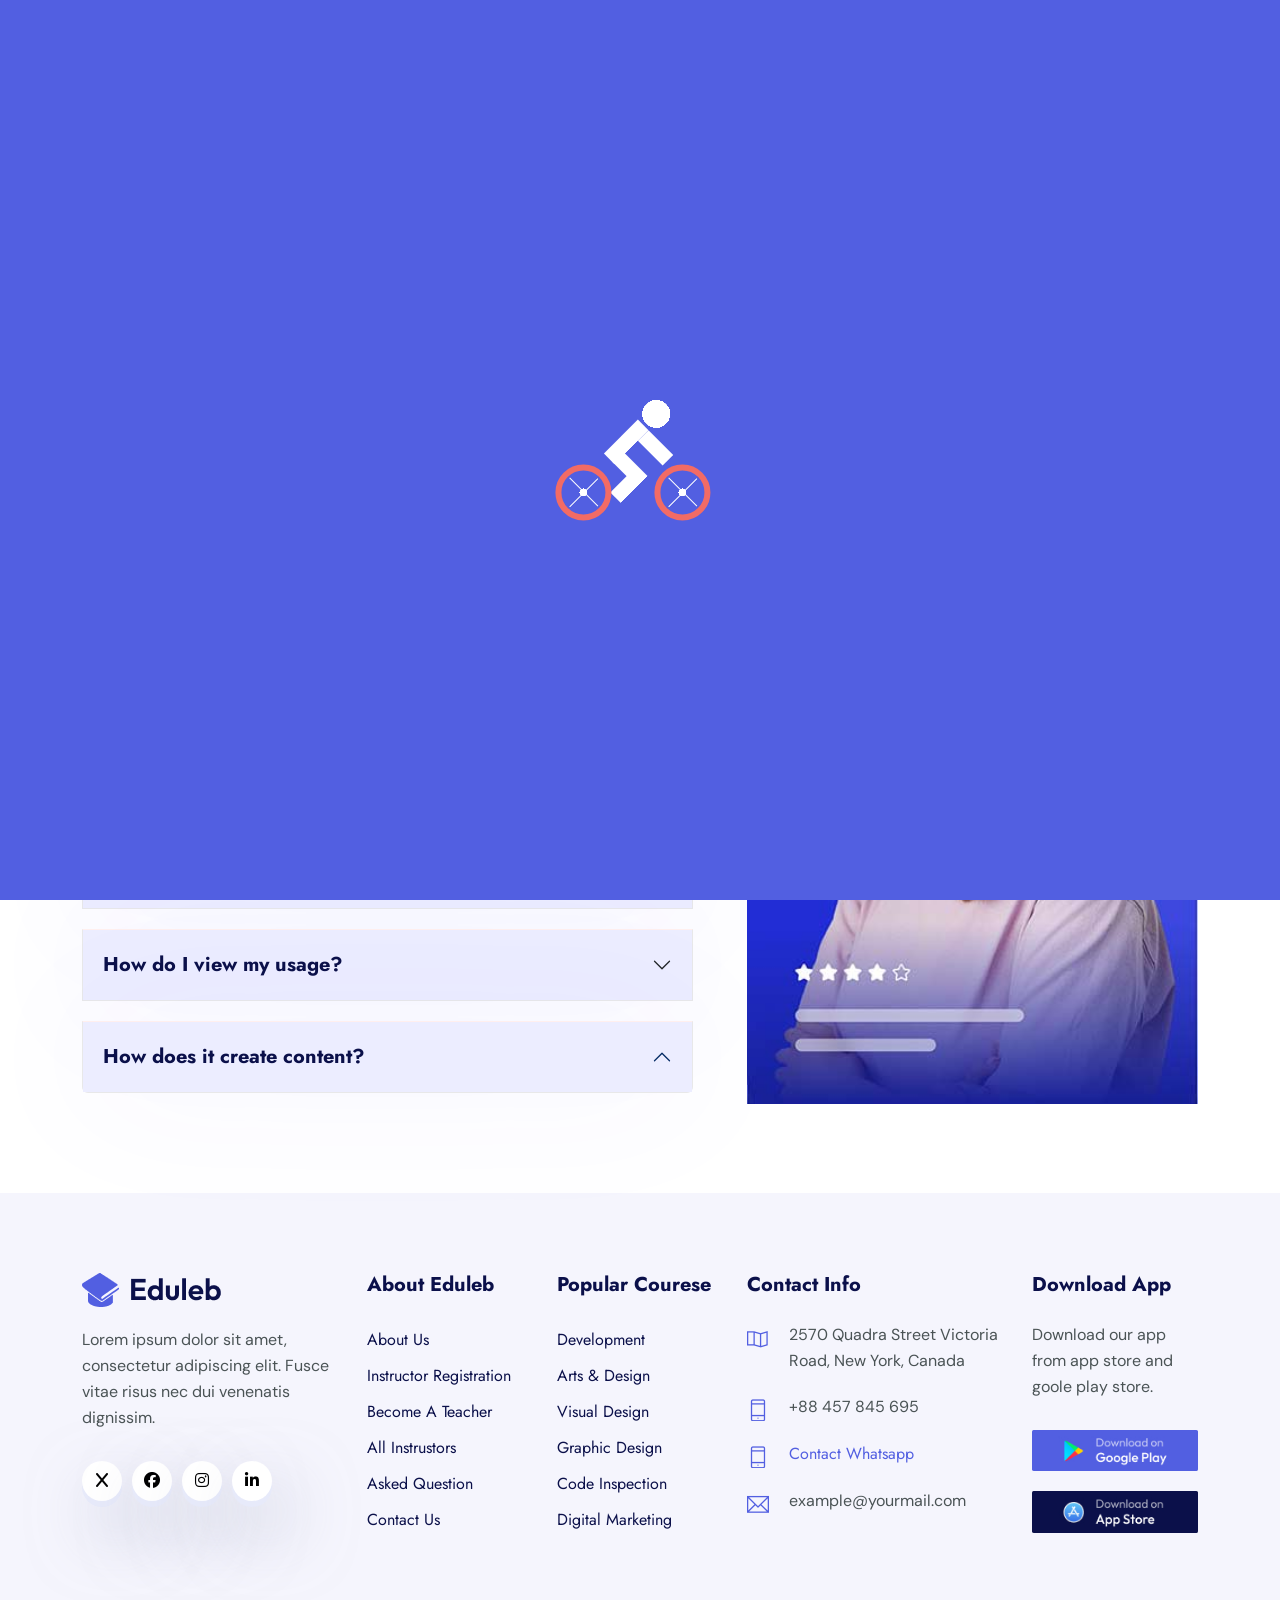
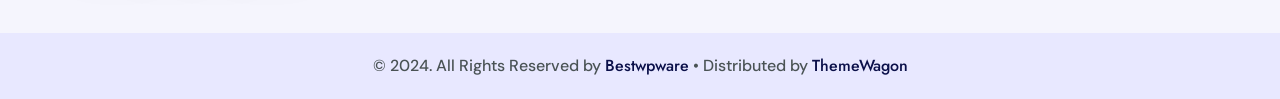
<file: faq.html>
<!DOCTYPE html>
<html lang="en">

	<head>
		<!-- Meta -->
		<meta charset="utf-8">
		<meta http-equiv="X-UA-Compatible" content="IE=edge">
		<meta name="viewport" content="width=device-width, initial-scale=1, shrink-to-fit=no">
		<!-- The above 3 meta tags *must* come first in the head; any other head content must come *after* these tags -->
		<meta name="description" content="Eduleb - Education HTML Template">
		<meta name="keywords" content="agency, business, corporate, creative, html5, modern, multipurpose, One Page, parallax, startup">		
		<!-- SITE TITLE -->
		<title>Eduleb - Education HTML Template</title>			
		<!-- Latest Bootstrap min CSS -->
		<link rel="stylesheet" href="assets/bootstrap/css/bootstrap.min.css">		
		<!-- Google Font -->
		<link href="https://fonts.googleapis.com/css2?family=DM+Sans:ital,opsz,wght@0,9..40,100..1000;1,9..40,100..1000&display=swap" rel="stylesheet">
		<link href="https://fonts.googleapis.com/css2?family=Jost:ital,wght@0,100..900;1,100..900&display=swap" rel="stylesheet">
		<!-- Font Awesome CSS -->
		<link rel="stylesheet" href="https://cdnjs.cloudflare.com/ajax/libs/font-awesome/6.5.2/css/all.min.css">
		<link rel="stylesheet" href="assets/fonts/font-awesome.min.css">
		<link rel="stylesheet" href="assets/fonts/themify-icons.css">
		<!--- owl carousel Css-->
		<link rel="stylesheet" href="assets/owlcarousel/css/owl.carousel.css">
		<link rel="stylesheet" href="assets/owlcarousel/css/owl.theme.css">	
		<!--jquery-simple-mobilemenu Css-->
        <link rel="stylesheet" href="assets/css/jquery-simple-mobilemenu.css">			
		<!-- MAGNIFIC CSS -->
		<link rel="stylesheet" href="assets/css/magnific-popup.css">		
		<!-- animate CSS -->
		<link rel="stylesheet" href="assets/css/animate.css">	
		<!-- Style CSS -->					
		<link rel="stylesheet" href="assets/css/style.css">					
		<!-- HTML5 shim and Respond.js IE8 support of HTML5 elements and media queries -->
		<!-- WARNING: Respond.js doesn't work if you view the page via file:// -->
		<!--[if lt IE 9]>
		  <script src="https://oss.maxcdn.com/html5shiv/3.7.2/html5shiv.min.js"></script>
		  <script src="https://oss.maxcdn.com/respond/1.4.2/respond.min.js"></script>
		<![endif]-->
	</head>
	
    <body data-spy="scroll" data-offset="80">

		<!-- START PRELOADER -->
		<div class="preloaders">
			<span class="loader"></span>
		</div>
		<!-- END PRELOADER -->		

		<!-- START NAVBAR -->  
		<div id="navigation" class="navbar-light bg-faded site-navigation">
			<div class="container-fluid">
				<div class="row">
					<div class="col-20 align-self-center">
						<div class="site-logo">
							<a href="index.html"><img src="assets/img/logo.png" alt=""></a>          				
						</div>
					</div><!--- END Col -->
					
					<div class="col-60 d-flex">
						<nav id="main-menu">
							<ul>
								<li class="menu-item-has-children"><a href="#">Home</a>
									<ul>										
										<li><a href="index.html">Home 01</a></li>
										<li><a href="index2.html">Home 02</a></li>
									</ul>
								</li>
								<li><a href="about.html">About</a></li>				  				  
								<li class="menu-item-has-children"><a href="course.html">Course</a>
									<ul>										
										<li><a href="course.html">Course</a></li>
										<li><a href="course_details.html">Course Details</a></li>
									</ul>
								</li>								
								<li class="menu-item-has-children"><a href="#">Pages</a>
									<ul>										
										<li><a href="instructor.html">Instructor</a></li>
										<li><a href="ins_details.html">Instructor Details</a></li>
										<li><a href="pricing.html">Pricing Plan</a></li>
										<li><a href="faq.html">Faq Page</a></li>			
										<li><a href="404.html">404</a></li>				
									</ul>
								</li>							
								<li class="menu-item-has-children"><a href="blog.html">Blog</a>
									<ul>										
										<li><a href="blog.html">Blog</a></li>
										<li><a href="blog_single.html">Blog Details</a></li>
									</ul>
								</li>							  
								<li><a href="contact.html">Contact</a></li>
							</ul>
						</nav>
					</div><!--- END Col -->
					
					<div class="col-20 d-none d-xl-block text-end align-self-center">
						<a href="#" class="header-btn">Sign In</a>
						<a href="contact.html" class="btn_one">Sign Up</a>
					</div><!--- END Col -->
					
					<ul class="mobile_menu">						
						<li><a href="#">Home</a>
							<ul class="sub-menu">										
								<li><a href="index.html">Home 01</a></li>
								<li><a href="index2.html">Home 02</a></li>						
							</ul>
						</li>	
						<li><a href="about.html">About</a></li>						
						<li><a href="#">Course</a>
							<ul class="sub-menu">										
								<li><a href="course.html">Course</a></li>
								<li><a href="course_details.html">Course Deails</a></li>									
							</ul>
						</li>
						<li><a href="#">Pages</a>
							<ul class="sub-menu">									
								<li><a href="instructor.html">Instructor</a></li>
								<li><a href="ins_details.html">Instructor Details</a></li>
								<li><a href="pricing.html">Pricing Plan</a></li>
								<li><a href="faq.html">Faq Page</a></li>			
								<li><a href="404.html">404</a></li>							
							</ul>
						</li>			
						<li><a href="blog.html">Blog</a>
							<ul class="sub-menu">										
								<li><a href="blog.html">Blog</a></li>
								<li><a href="blog_single.html">Blog Details</a></li>
							</ul>
						</li>						
						<li><a href="contact.html">Contact</a></li>
					</ul>			
				</div><!--- END ROW -->
			</div><!--- END CONTAINER -->
		</div> 	  
		<!-- END NAVBAR -->		

		<!-- START SECTION TOP -->
		<section class="section-top">
			<div class="container">
				<div class="col-lg-10 offset-lg-1 text-center">
					<div class="section-top-title wow fadeInRight" data-wow-duration="1s" data-wow-delay="0.3s" data-wow-offset="0">
						<h1>Faq</h1>
						<ul>
							<li><a href="index.html">Home</a></li>
							<li> / Faq</li>
						</ul>
					</div><!-- //.HERO-TEXT -->
				</div><!--- END COL -->
			</div><!--- END CONTAINER -->
		</section>	
		<!-- END SECTION TOP -->
		
		<!-- START FAQ -->
		<section class="faq_area section-padding">
			<div class="container">															
				<div class="row justify-content-center">		
					<div class="col-lg-7 col-sm-12 col-xs-12">
						<div class="accordion" id="accordionExample">
						  <div class="accordion-item">
							<h2 class="accordion-header" id="headingOne">
							  <button class="accordion-button" type="button" data-bs-toggle="collapse" data-bs-target="#collapseOne" aria-expanded="true" aria-controls="collapseOne">
								How does it create content?
							  </button>
							</h2>
							<div id="collapseOne" class="accordion-collapse collapse show" aria-labelledby="headingOne" data-bs-parent="#accordionExample">
							  <div class="accordion-body">
								Great value and so easy to use and saves me so much time! I was shocked by how much time and brain energy it saved me. Simple & easy gotta love that. Great value and so easy to use and saves me so much time! I was shocked by how much time and brain energy it saved me. Simple & easy gotta love that.
							  </div>
							</div>
						  </div><!-- END ACCORDION ITEM  -->
						  <div class="accordion-item">
							<h2 class="accordion-header" id="headingTwo">
							  <button class="accordion-button collapsed" type="button" data-bs-toggle="collapse" data-bs-target="#collapseTwo" aria-expanded="false" aria-controls="collapseTwo">
								Is the content original?
							  </button>
							</h2>
							<div id="collapseTwo" class="accordion-collapse collapse" aria-labelledby="headingTwo" data-bs-parent="#accordionExample">
							  <div class="accordion-body">
								Great value and so easy to use and saves me so much time! I was shocked by how much time and brain energy it saved me. Simple & easy gotta love that. Great value and so easy to use and saves me so much time! I was shocked by how much time and brain energy it saved me. Simple & easy gotta love that.
							  </div>
							</div>
						  </div><!-- END ACCORDION ITEM  -->
						  <div class="accordion-item">
							<h2 class="accordion-header" id="headingThree">
							  <button class="accordion-button collapsed" type="button" data-bs-toggle="collapse" data-bs-target="#collapseThree" aria-expanded="false" aria-controls="collapseThree">
								How to write long-form blogs?
							  </button>
							</h2>
							<div id="collapseThree" class="accordion-collapse collapse" aria-labelledby="headingThree" data-bs-parent="#accordionExample">
							  <div class="accordion-body">
								Great value and so easy to use and saves me so much time! I was shocked by how much time and brain energy it saved me. Simple & easy gotta love that. Great value and so easy to use and saves me so much time! I was shocked by how much time and brain energy it saved me. Simple & easy gotta love that.
							  </div>
							</div>
						  </div><!-- END ACCORDION ITEM  -->
						  <div class="accordion-item">
							<h2 class="accordion-header" id="headingFour">
							  <button class="accordion-button collapsed" type="button" data-bs-toggle="collapse" data-bs-target="#collapseFour" aria-expanded="false" aria-controls="collapseFour">
								How do I view my usage?
							  </button>
							</h2>
							<div id="collapseFour" class="accordion-collapse collapse" aria-labelledby="headingFour" data-bs-parent="#accordionExample">
							  <div class="accordion-body">
								Great value and so easy to use and saves me so much time! I was shocked by how much time and brain energy it saved me. Simple & easy gotta love that. Great value and so easy to use and saves me so much time! I was shocked by how much time and brain energy it saved me. Simple & easy gotta love that.
							  </div>
							</div>
						  </div><!-- END ACCORDION ITEM  -->	
						  <div class="accordion-item">
							<h2 class="accordion-header" id="headingFive">
							  <button class="accordion-button" type="button" data-bs-toggle="collapse" data-bs-target="#collapseFive" aria-expanded="true" aria-controls="collapseFive">
								How does it create content?
							  </button>
							</h2>
							<div id="collapseFive" class="accordion-collapse collapse" aria-labelledby="headingFive" data-bs-parent="#accordionExample">
							  <div class="accordion-body">
								Great value and so easy to use and saves me so much time! I was shocked by how much time and brain energy it saved me. Simple & easy gotta love that. Great value and so easy to use and saves me so much time! I was shocked by how much time and brain energy it saved me. Simple & easy gotta love that.
							  </div>
							</div>
						  </div><!-- END ACCORDION ITEM  -->					  
						</div>						
					</div><!-- END COL  -->	
					<div class="col-lg-5 col-sm-12 col-xs-12">
						<div class="faq_img">
							<img src="assets/img/faq.jpg" alt="faq image" />
						</div>
					</div>					
				</div><!--END  ROW  -->
			</div><!--- END CONTAINER -->
		</section>
		<!-- END FAQ -->				
		
		<!-- START FOOTER -->
		<div class="footer section-padding">
			<div class="container">				
				<div class="row">						
					<div class="col-lg-3 col-sm-6 col-xs-12">
						<div class="single_footer">
							<a href="index.html"><img src="assets/img/logo.png" alt=""></a>         
							<p>Lorem ipsum dolor sit amet, consectetur adipiscing elit. Fusce vitae risus nec dui venenatis dignissim.</p>
							<div class="social_profile">
								<ul>
									<li><a class="f_facebook" href="#"><i class="fa-solid fa-x"></i></a></li>
									<li><a class="f_twitter" href="#"><i class="fa-brands fa-facebook-f"></i></a></li>
									<li><a class="f_instagram"href="#"><i class="fa-brands fa-instagram"></i></a></li>
									<li><a class="f_linkedin" href="#"><i class="fa-brands fa-linkedin-in"></i></a></li>
								</ul>
							</div>
						</div>			
					</div><!--- END COL -->						
					<div class="col-lg-2 col-sm-6 col-xs-12">
						<div class="single_footer">
							<h4>About Eduleb</h4>
							<ul>
								<li><a href="#">About us</a></li>
								<li><a href="#">Instructor Registration</a></li>
								<li><a href="#">Become A Teacher</a></li>
								<li><a href="#">All Instrustors</a></li>
								<li><a href="#">Asked Question</a></li>
								<li><a href="#">Contact us</a></li>
							</ul>
						</div>
					</div><!--- END COL -->	
					<div class="col-lg-2 col-sm-6 col-xs-12">
						<div class="single_footer">
							<h4>Popular Courese</h4>
							<ul>
								<li><a href="#">Development</a></li>
								<li><a href="#">Arts & design</a></li>
								<li><a href="#">Visual Design</a></li>
								<li><a href="#">Graphic Design</a></li>
								<li><a href="#">Code Inspection</a></li>						
								<li><a href="#">Digital Marketing</a></li>						
							</ul>
						</div>
					</div><!--- END COL -->
					<div class="col-lg-3 col-sm-6 col-xs-12">
						<div class="single_footer">
							<h4>Contact Info</h4>
							<div class="sf_contact">
								<span class="ti-map"></span>
								<p>2570 Quadra Street Victoria Road, New York, Canada</p>
							</div>
							<div class="sf_contact">
								<span class="ti-mobile"></span>
								<p>+88 457 845 695</p>
							</div>
							<div class="sf_contact">
								<span class="ti-mobile"></span>
								<p><a href="tel:+88457845695">Contact Whatsapp</a></p>
							</div>
							<div class="sf_contact">
								<span class="ti-email"></span>
								<p>example@yourmail.com</p>
							</div>
						</div>
					</div><!--- END COL -->						
					<div class="col-lg-2 col-sm-6 col-xs-12">
						<div class="single_footer">
							<h4>Download App</h4>
							<p>Download our app from app store and goole play store.</p>
							<a href="index.html"><img src="assets/img/google-play.jpg" class="foot_img" alt=""></a>  
							<a href="index.html"><img src="assets/img/app-store.jpg" class="foot_img" alt=""></a>  
						</div>
					</div><!--- END COL -->	
				</div><!--- END ROW -->					
			</div><!--- END CONTAINER -->
		</div>
		<!-- END FOOTER -->	

		<!-- START FOOTER COPYRIGHT -->	
		<div class="foot_copy">
			<div class="footer_copyright">
				<p>&copy; 2024. All Rights Reserved by <a href="https://bestwpware.com/">Bestwpware</a> • Distributed by <a href="https://themewagon.com">ThemeWagon</a></p>
			</div>	
		</div>
		<!-- END FOOTER COPYRIGHT -->	
	
	<!-- Latest jQuery -->
		<script src="assets/js/jquery-1.12.4.min.js"></script>
	<!-- Latest compiled and minified Bootstrap -->
		<script src="assets/bootstrap/js/bootstrap.min.js"></script>
	<!-- modernizer JS -->		
		<script src="assets/js/modernizr-2.8.3.min.js"></script>	
	<!-- jquery-simple-mobilemenu.min -->
		<script src="assets/js/jquery-simple-mobilemenu.js"></script>		
	<!-- owl-carousel min js  -->
		<script src="assets/owlcarousel/js/owl.carousel.min.js"></script>					
	<!-- magnific-popup js -->               
		<script src="assets/js/jquery.magnific-popup.min.js"></script>						
	<!-- countTo js -->
		<script src="assets/js/jquery.inview.min.js"></script>								
	<!-- scrolltopcontrol js -->
		<script src="assets/js/scrolltopcontrol.js"></script>			
	<!-- WOW - Reveal Animations When You Scroll -->
		<script src="assets/js/wow.min.js"></script>				
	<!-- scripts js -->
		<script src="assets/js/scripts.js"></script>
    </body>
</html>
</file>
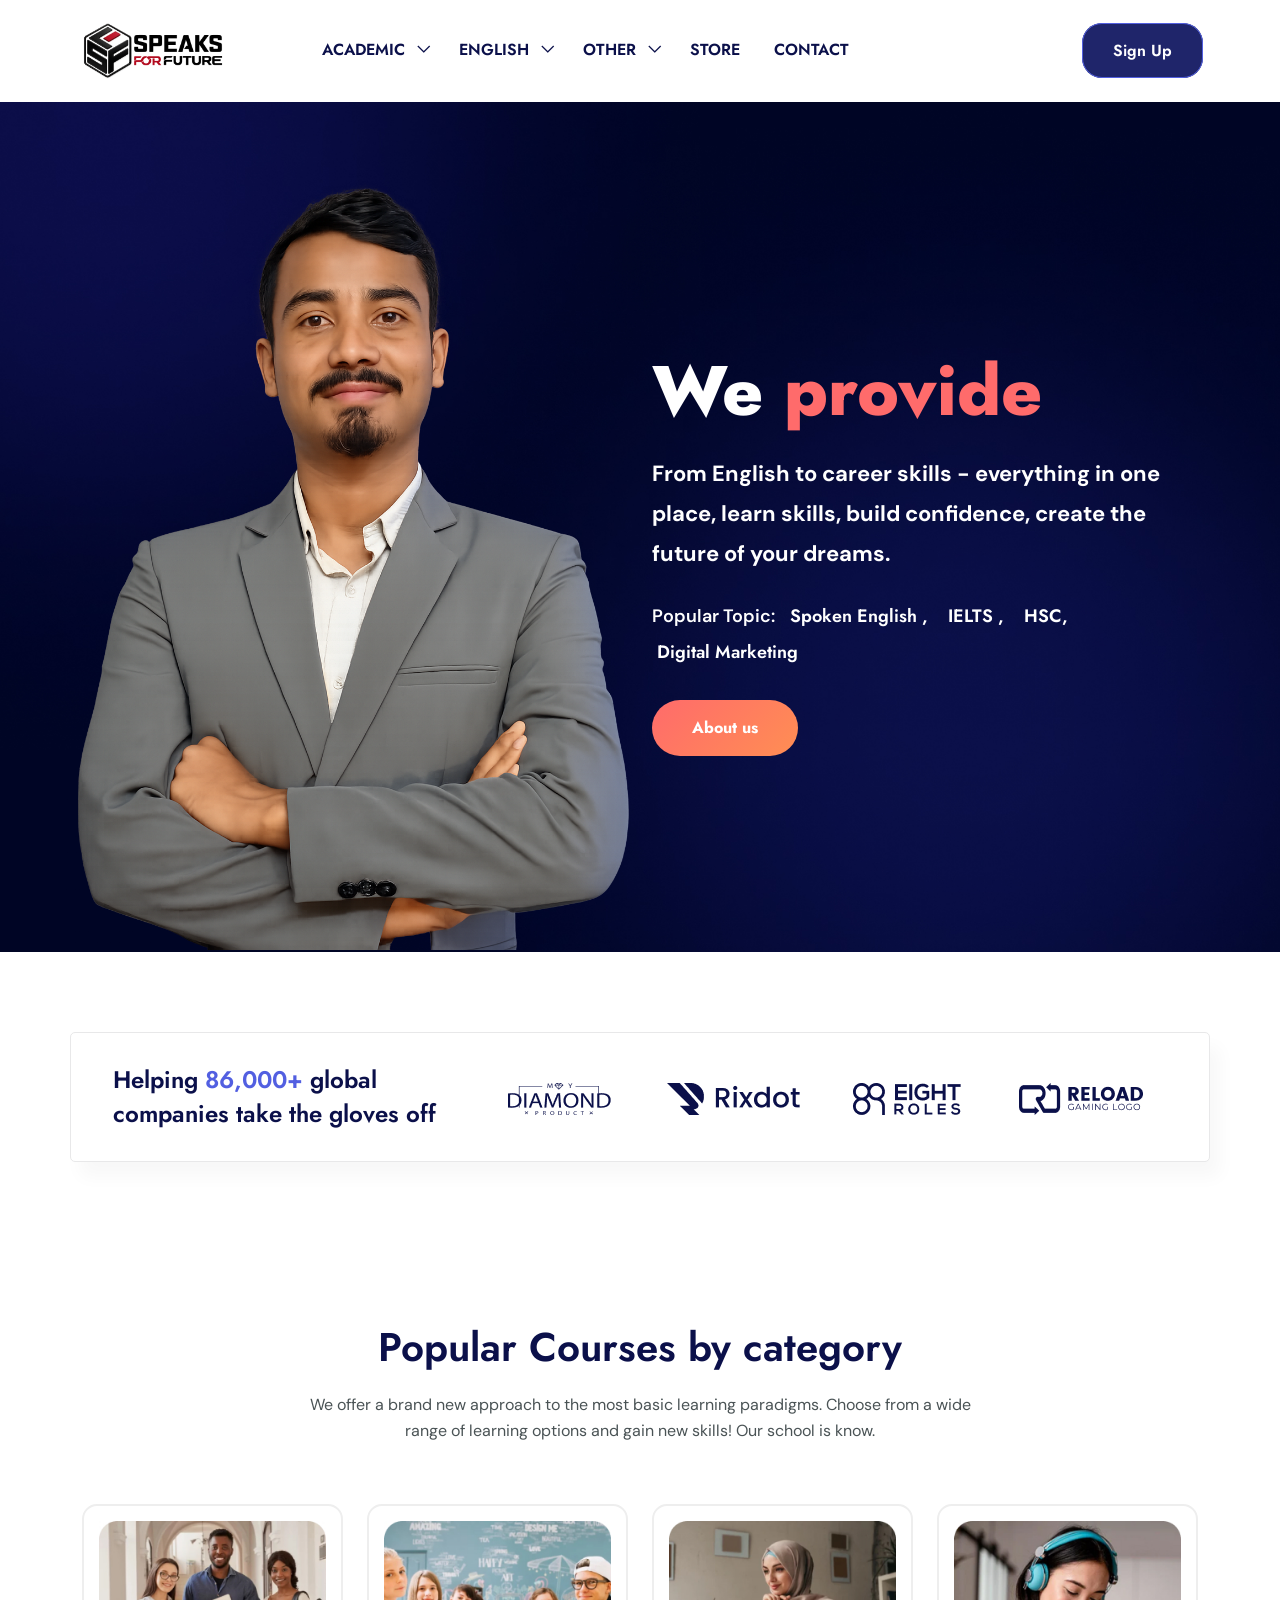
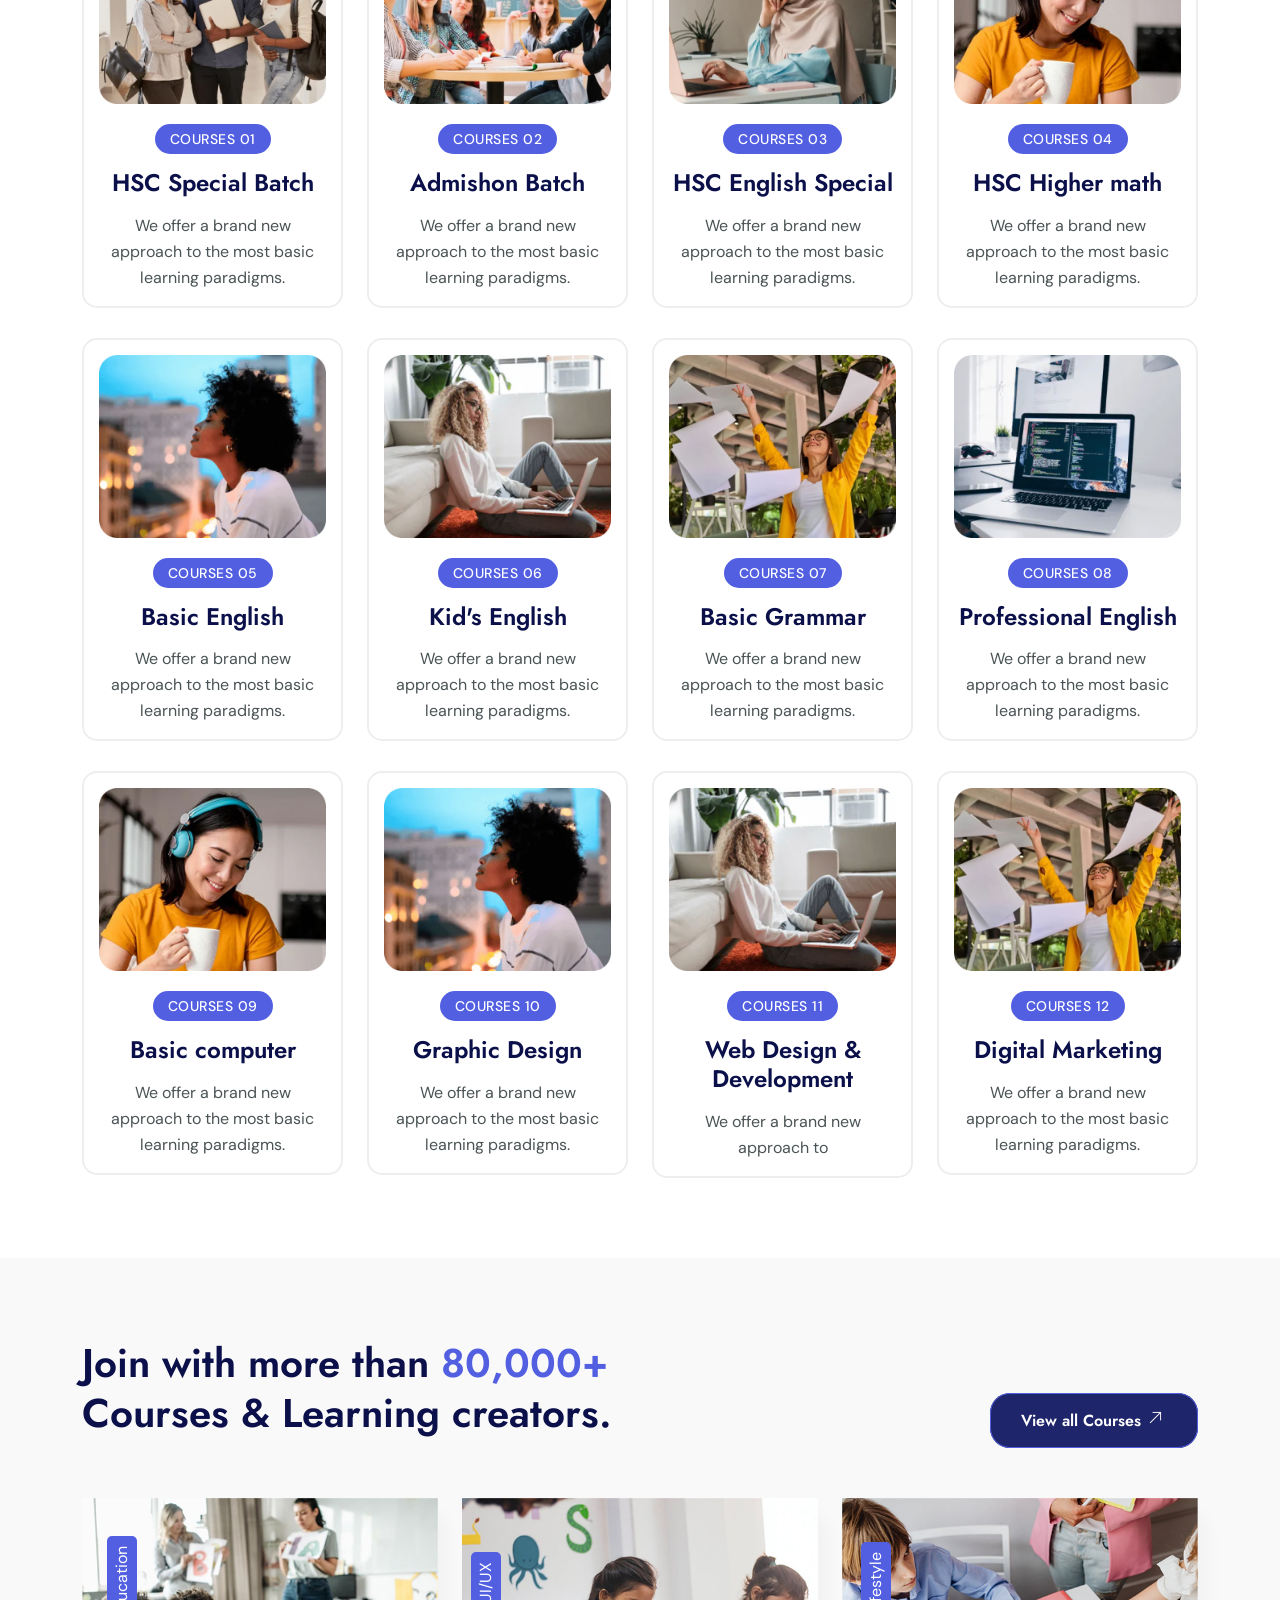
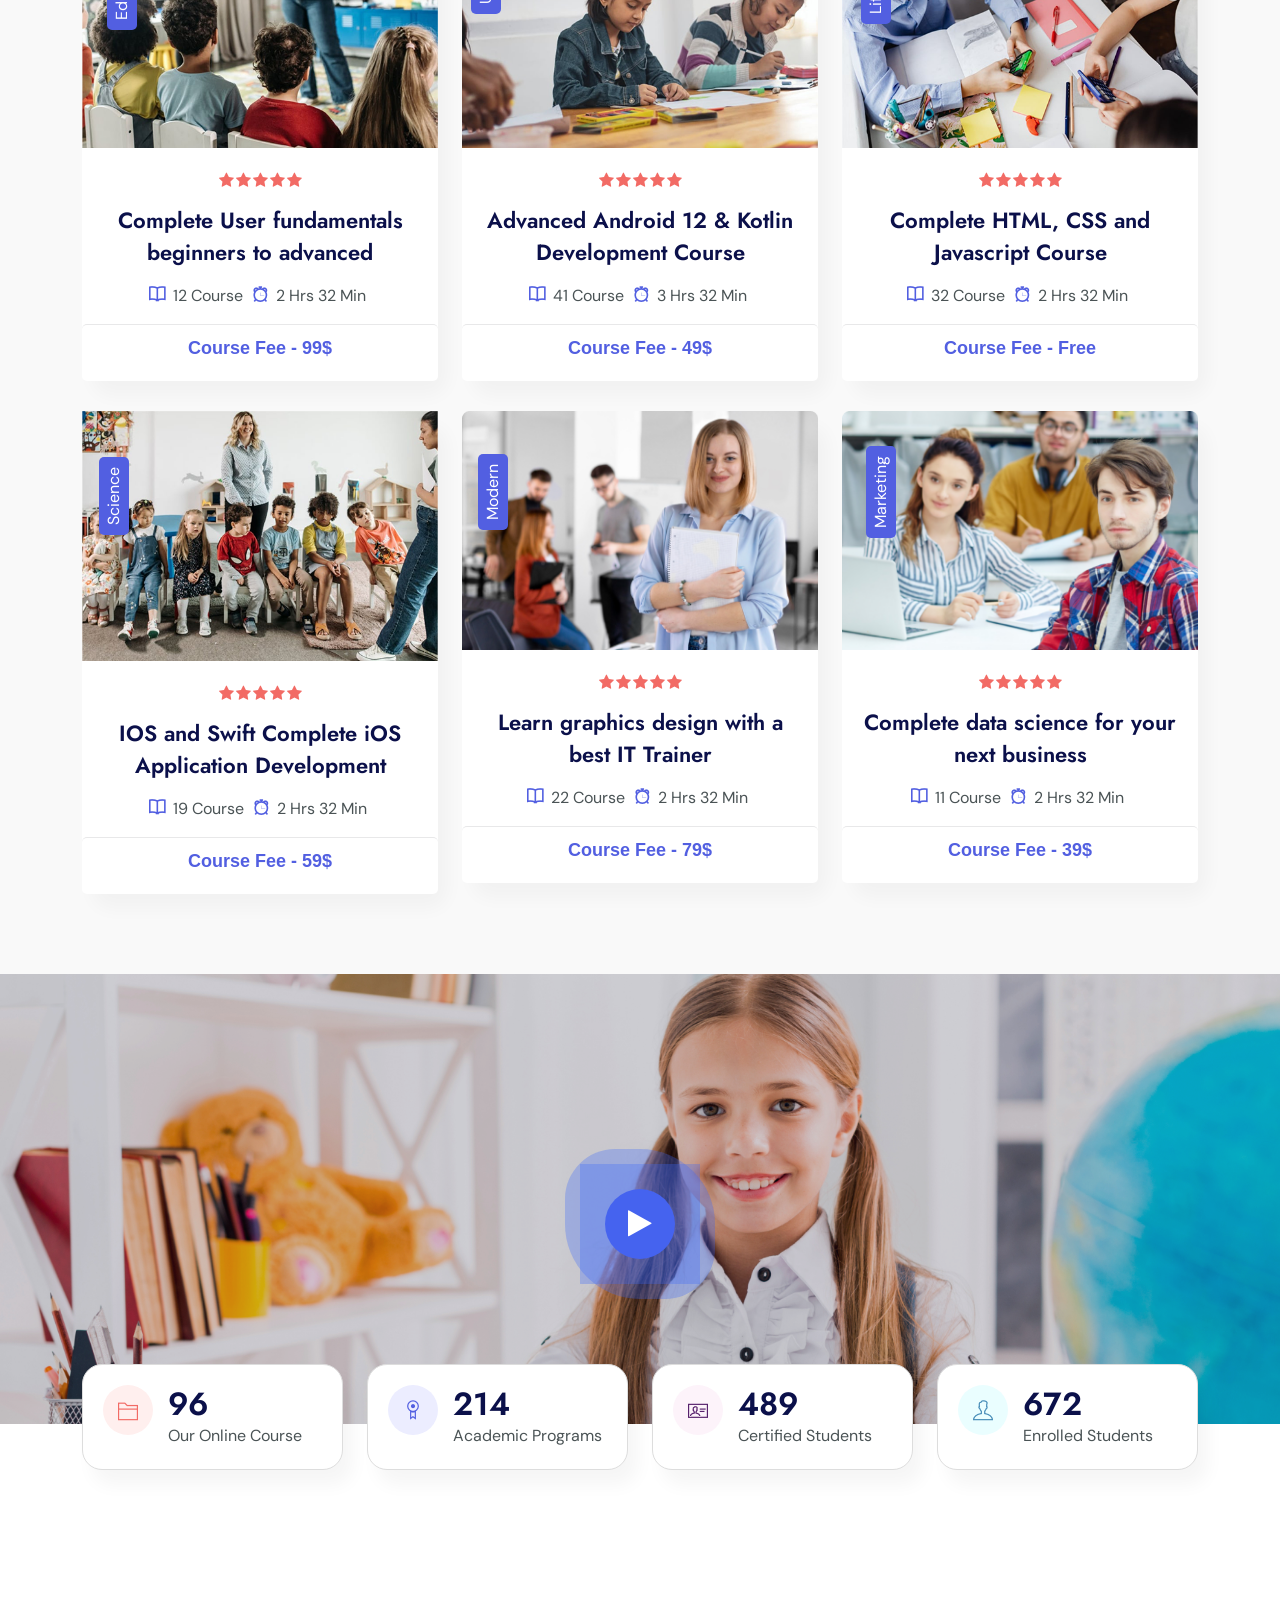
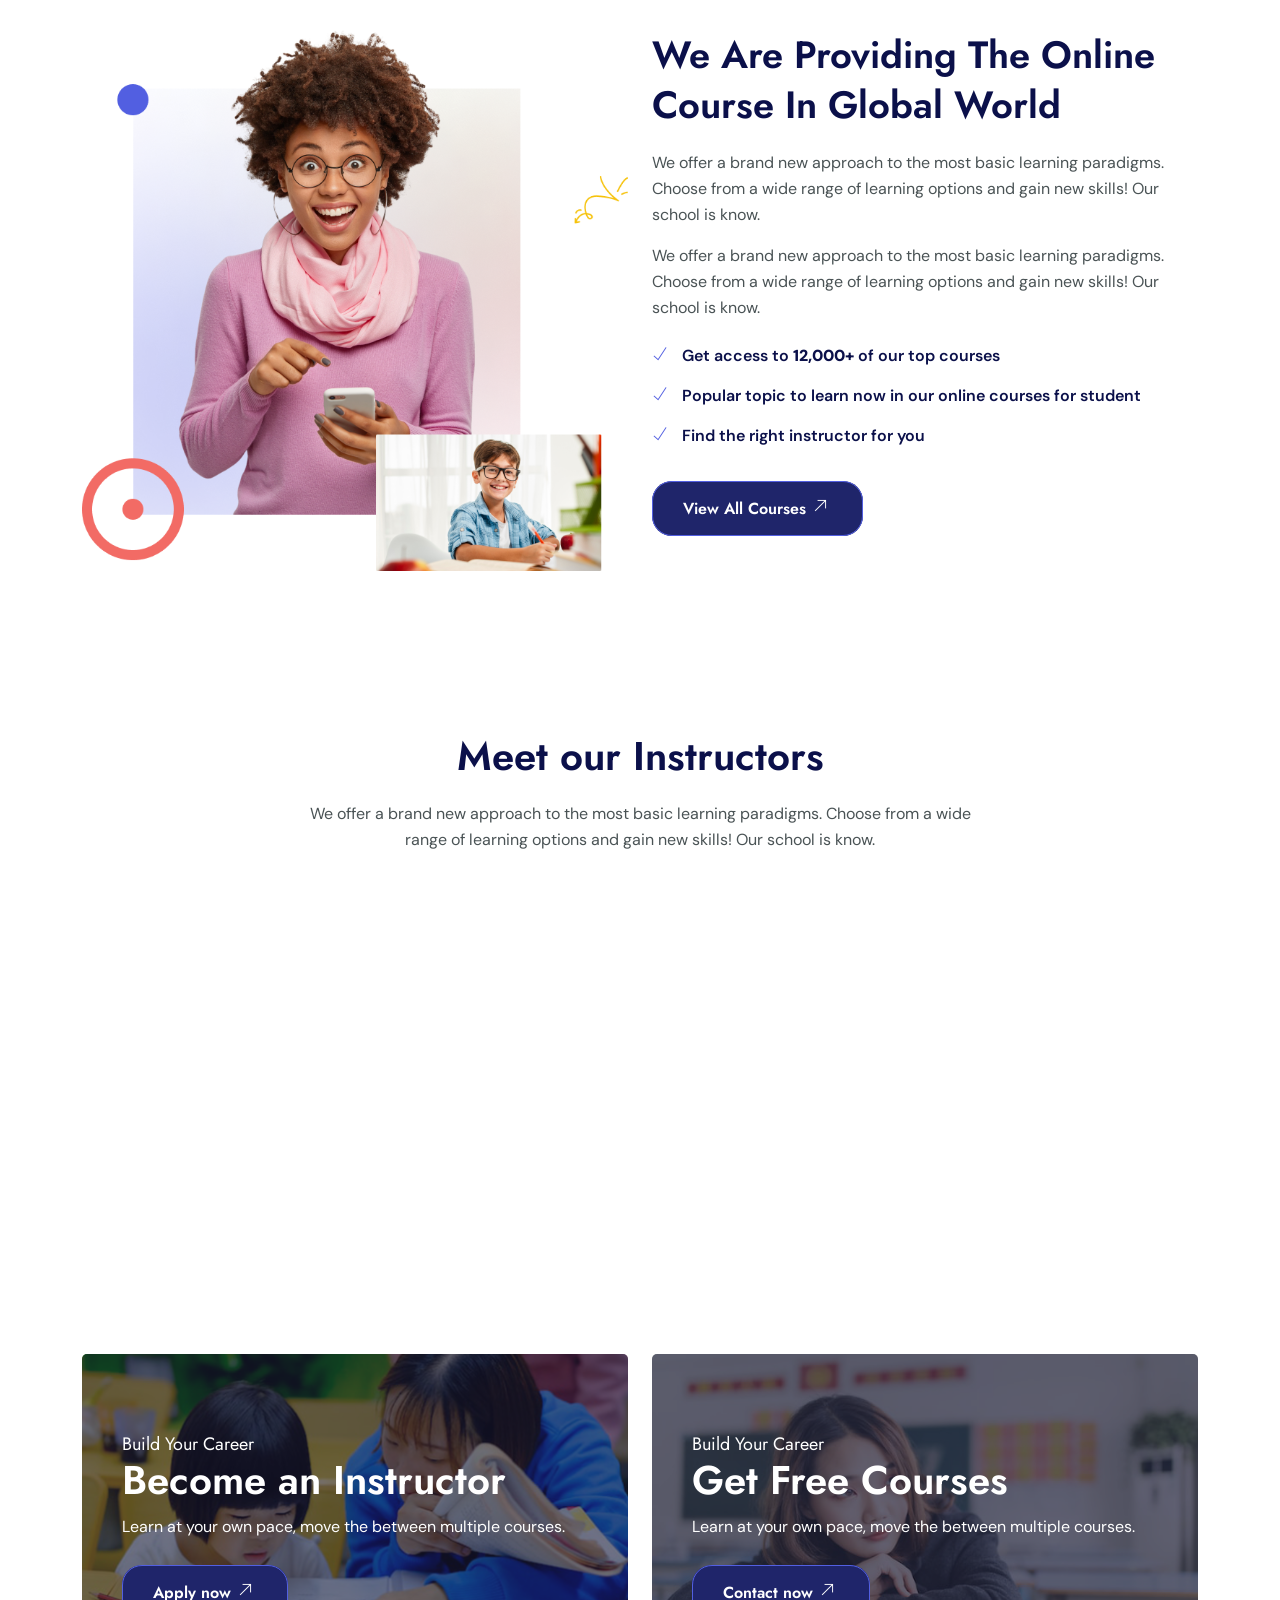
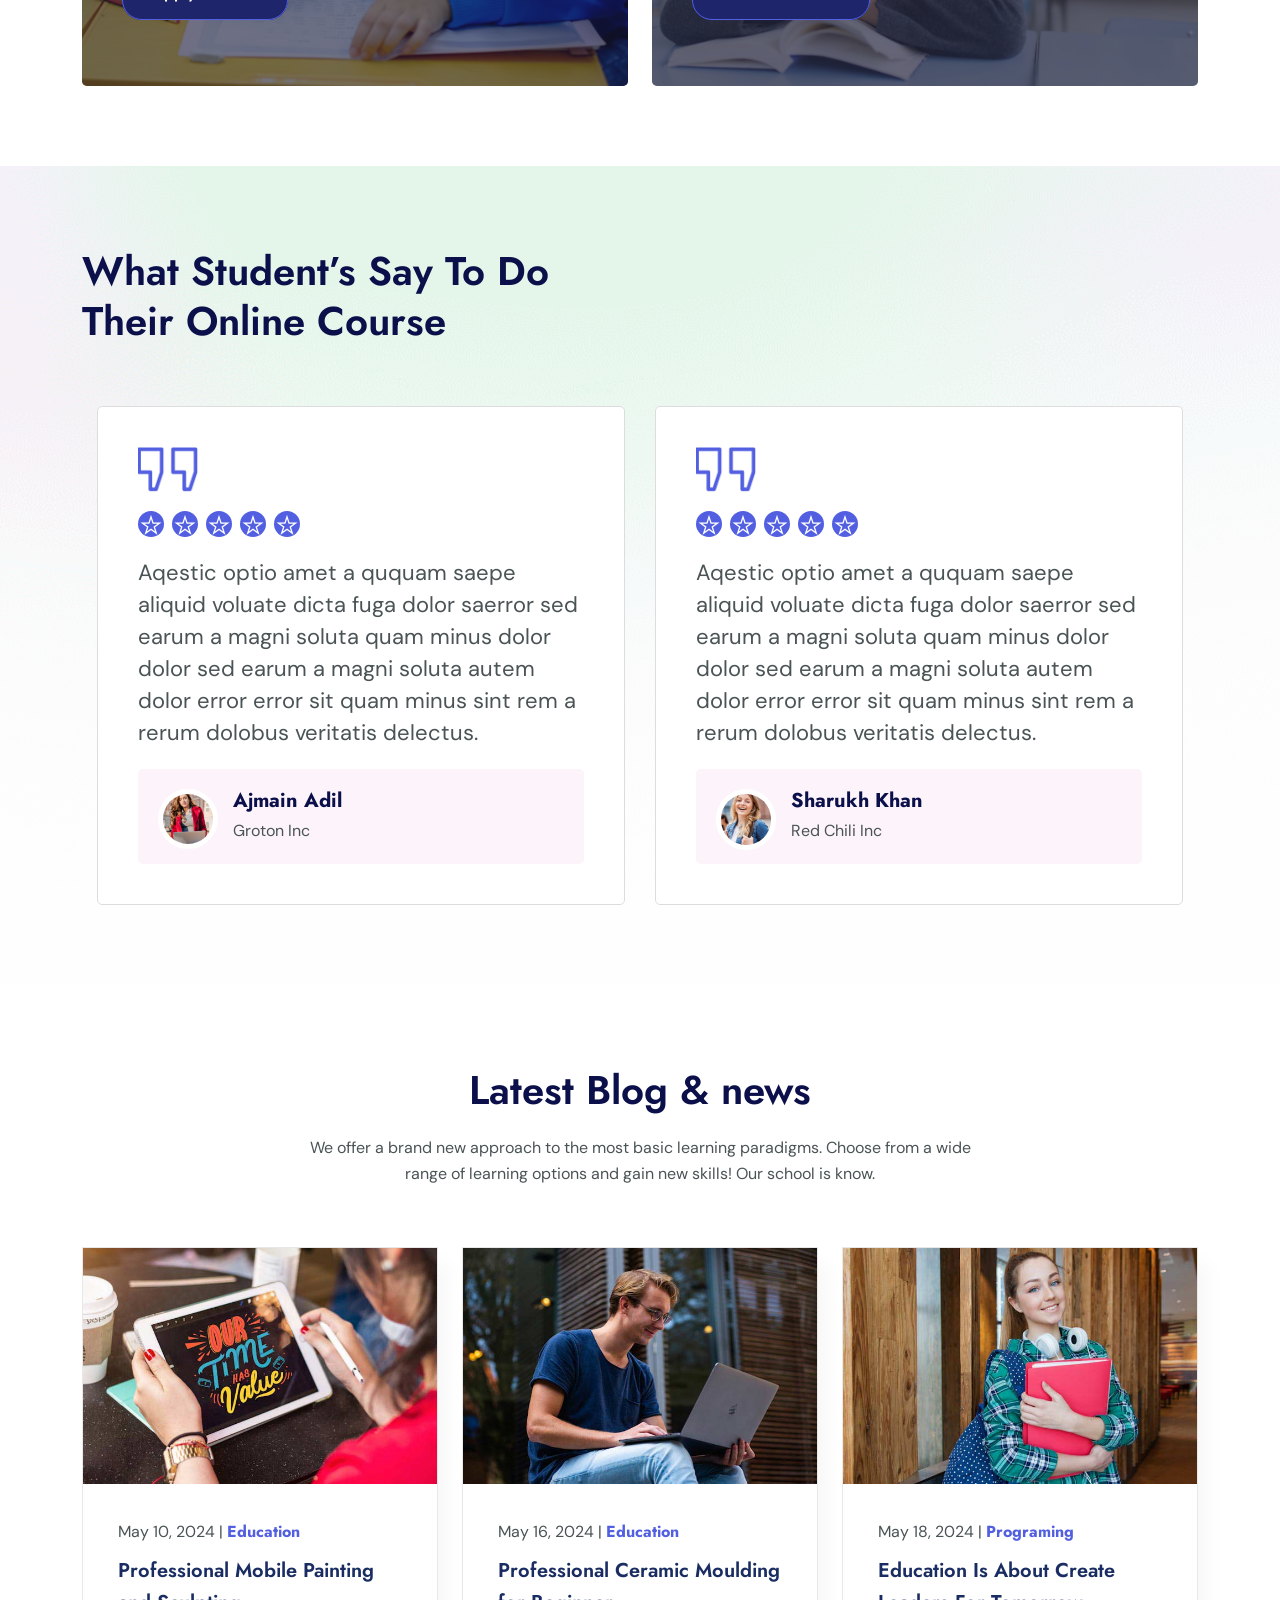
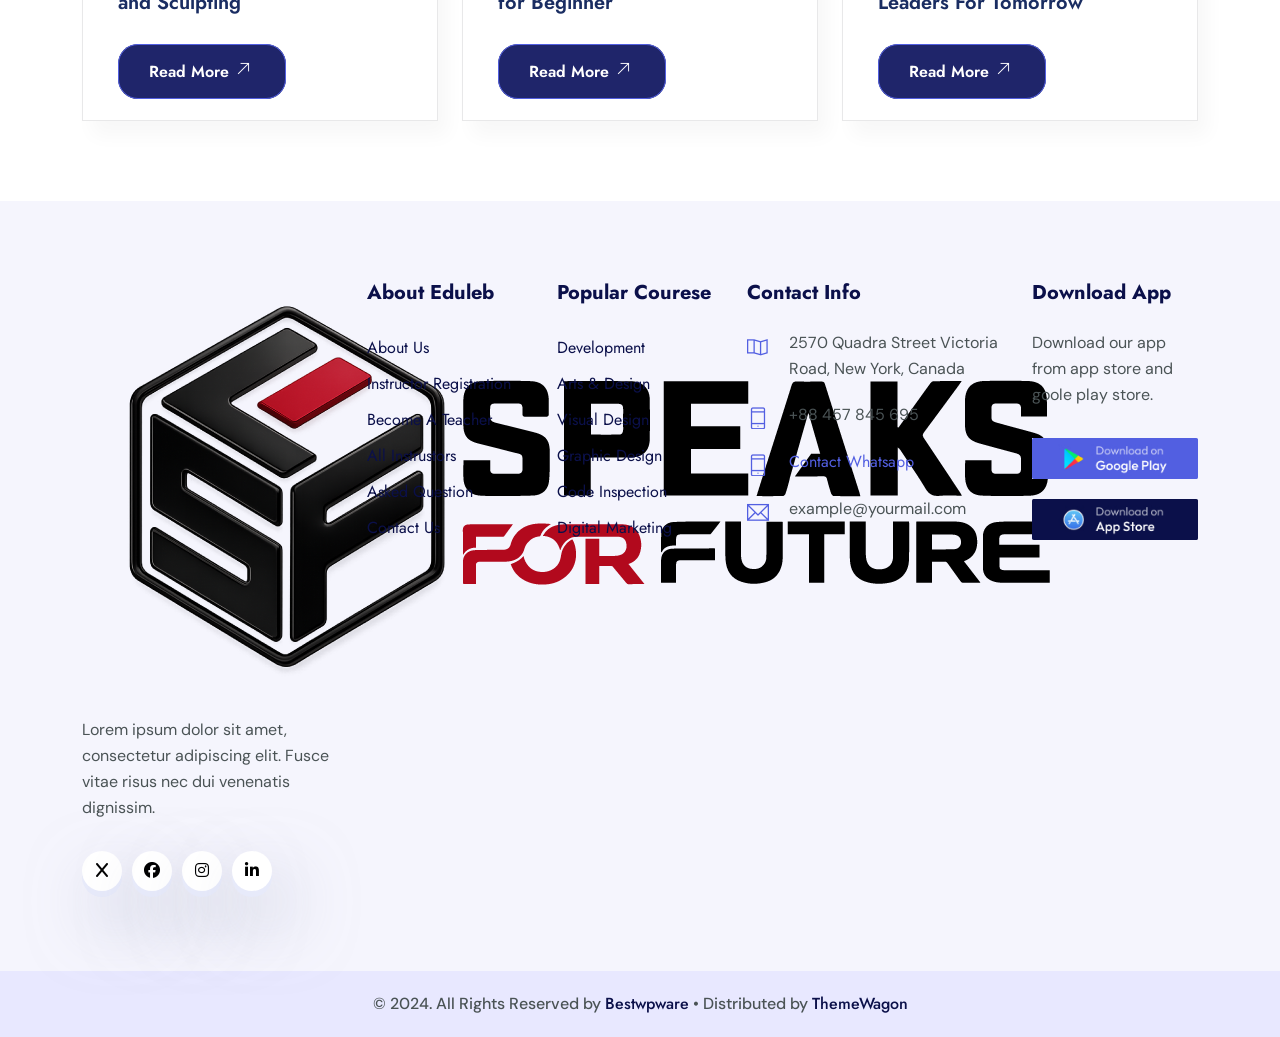
<file: index2.html>
<!doctype html>
<html lang="en">
  <head>
    <!-- Meta -->
    <meta charset="utf-8" />
    <meta http-equiv="X-UA-Compatible" content="IE=edge" />
    <meta
      name="viewport"
      content="width=device-width, initial-scale=1, shrink-to-fit=no"
    />
    <!-- The above 3 meta tags *must* come first in the head; any other head content must come *after* these tags -->
    <meta name="description" content="Eduleb - Education HTML Template" />
    <meta
      name="keywords"
      content="agency, business, corporate, creative, html5, modern, multipurpose, One Page, parallax, startup"
    />
    <!-- SITE TITLE -->
    <title>Speaks for future</title>
    <!--taitle bar logo   -->
    <link rel="icon" href="./assets/img/taitle logo.png" />
    <!-- Latest Bootstrap min CSS -->
    <link rel="stylesheet" href="assets/bootstrap/css/bootstrap.min.css" />
    <!-- Google Font -->
    <link
      href="https://fonts.googleapis.com/css2?family=DM+Sans:ital,opsz,wght@0,9..40,100..1000;1,9..40,100..1000&display=swap"
      rel="stylesheet"
    />
    <link
      href="https://fonts.googleapis.com/css2?family=Jost:ital,wght@0,100..900;1,100..900&display=swap"
      rel="stylesheet"
    />
    <!-- Font Awesome CSS -->
    <link
      rel="stylesheet"
      href="https://cdnjs.cloudflare.com/ajax/libs/font-awesome/6.5.2/css/all.min.css"
    />
    <link rel="stylesheet" href="assets/fonts/font-awesome.min.css" />
    <link rel="stylesheet" href="assets/fonts/themify-icons.css" />
    <!--- owl carousel Css-->
    <link rel="stylesheet" href="assets/owlcarousel/css/owl.carousel.css" />
    <link rel="stylesheet" href="assets/owlcarousel/css/owl.theme.css" />
    <!--jquery-simple-mobilemenu Css-->
    <link rel="stylesheet" href="assets/css/jquery-simple-mobilemenu.css" />
    <!-- MAGNIFIC CSS -->
    <link rel="stylesheet" href="assets/css/magnific-popup.css" />
    <!-- animate CSS -->
    <link rel="stylesheet" href="assets/css/animate.css" />
    <!-- Style CSS -->
    <link rel="stylesheet" href="assets/css/style.css" />
    <!-- HTML5 shim and Respond.js IE8 support of HTML5 elements and media queries -->
    <!-- WARNING: Respond.js doesn't work if you view the page via file:// -->
    <!--[if lt IE 9]>
      <script src="https://oss.maxcdn.com/html5shiv/3.7.2/html5shiv.min.js"></script>
      <script src="https://oss.maxcdn.com/respond/1.4.2/respond.min.js"></script>
    <![endif]-->
  </head>

  <body data-spy="scroll" data-offset="80">
    <!-- START PRELOADER -->
    <div class="preloaders">
      <span class="loader"></span>
    </div>
    <!-- END PRELOADER -->

    <!-- START NAVBAR -->
    <div
      id="navigation"
      class="navbar-light bg-faded site-navigation navigation2"
    >
      <div class="container-fluid">
        <div class="row">
          <div class="col-20 align-self-center">
            <div class="site-logo">
              <a href="index2.html"
                ><img src="assets/img/nav-logo.png" alt=""
              /></a>
            </div>
          </div>
          <!--- END Col -->

          <div class="col-60 d-flex">
            <nav id="main-menu">
              <ul>
                <li class="menu-item-has-children">
                  <a href="course.html">Academic</a>
                  <ul>
                    <li><a href="course.html">SSC</a></li>
                    <li><a href="course.html">Hsc</a></li>
                    <li><a href="course.html">Admishon</a></li>
                  </ul>
                </li>

                <li class="menu-item-has-children">
                  <a href="course.html">English</a>
                  <ul>
                    <li><a href="course.html">IELTS</a></li>
                    <li><a href="course.html">Gerammar</a></li>
                    <li><a href="course.html">Kid's English</a></li>
                    <li><a href="course_details.html">Spoken</a></li>
                    <li>
                      <a href="course_details.html">Professional English</a>
                    </li>
                  </ul>
                </li>
                <li class="menu-item-has-children">
                  <a href="#">Other</a>
                  <ul>
                    <li><a href="instructor.html">Basic Computer</a></li>
                    <li><a href="ins_details.html">Geraphich Dising</a></li>
                    <li><a href="pricing.html">Web dising & devolopment</a></li>
                    <li><a href="faq.html">Faq Page</a></li>
                    <li><a href="404.html">404</a></li>
                  </ul>
                </li>
                <li>
                  <a href="blog.html">Store</a>
                  <!-- <ul>										
										<li><a href="blog.html">Blog</a></li>
										<li><a href="blog_single.html">Blog Details</a></li>
									</ul> -->
                </li>
                <li><a href="contact.html">Contact</a></li>
              </ul>
            </nav>
          </div>
          <!--- END Col -->

          <div class="col-20 d-none d-xl-block text-end align-self-center">
            <a href="contact.html" class="btn_one">Sign Up</a>
          </div>
          <!--- END Col -->

          <ul class="mobile_menu">
            <li>
              <a href="#">Academic</a>
              <ul class="sub-menu">
                <li><a href="course.html">Ssc</a></li>
                <li><a href="course_details.html">Hsc</a></li>
                <li><a href="course_details.html">Admisson</a></li>
              </ul>
            </li>

            <li><a href="about.html">About</a></li>
            <li>
              <a href="#">English</a>
              <ul class="sub-menu">
                <li><a href="course.html">Spoken English</a></li>
                <li><a href="course_details.html">IELTS</a></li>
                <li><a href="course_details.html">Gerammar</a></li>
                <li><a href="course.html">Kid's English</a></li>
              </ul>
            </li>
            <li>
              <a href="blog.html">Store</a>
            </li>
            <li>
              <a href="#">Other's</a>
              <ul class="sub-menu">
                <li><a href="instructor.html">Basic computer</a></li>
                <li><a href="ins_details.html">Digital Marketing</a></li>
                <li><a href="pricing.html">web Dising</a></li>
                <li><a href="faq.html">Graphics Dising</a></li>
                <li><a href="404.html">404</a></li>
              </ul>
            </li>
            <li><a href="contact.html">Contact</a></li>
          </ul>
        </div>
        <!--- END ROW -->
      </div>
      <!--- END CONTAINER -->
    </div>
    <!-- END NAVBAR -->

    <!-- START HOME -->
    <section
      class="home_bg hb_height"
      style="
        background-image: url(assets/img/bg/home-bg2.jpg);
        background-size: cover;
        background-position: center center;
      "
    >
      <div class="container">
        <div class="row">
          <div class="col-lg-6 col-sm-12 col-xs-12">
            <div class="hero-text-img2">
              <img src="assets/img/ta.png" class="img-fluid" alt="" />
            </div>
          </div>
          <!--- END COL -->
          <div class="col-lg-6 col-sm-12 col-xs-12">
            <div class="hero-text2 ht_top">
              <h1>We <span>provide </span></h1>
              <p>
                From English to career skills - everything in one place, learn
                skills, build confidence, create the future of your dreams.
              </p>
            </div>
          <div class="col-20 d-none d-xl-block text-end align-self-center">
          </div>


            <div class="home_tag">
              <span>Popular Topic:</span>
              <a href="#">Spoken English , </a>
              <a href="#">IELTS ,</a>
              <a href="#">HSC, </a>
              <a href="#">Digital Marketing</a>
            </div>
                          <a href="about.html" class="btn_two">About us</a>

          </div>
        
          <!--- END COL -->
        </div>
        <!--- END ROW -->
      </div>
      <!--- END CONTAINER -->
    </section>
    <!-- END  HOME -->

    <!-- START COMPANY PARTNER LOGO  -->
    <div class="partner-logo section-padding">
      <div class="container">
        <div class="row part_bg">
          <div class="col-lg-4 col-sm-4 col-xs-12">
            <div class="partner_title">
              <h3>
                Helping <span>86,000+</span> global companies take the gloves
                off
              </h3>
            </div>
          </div>
          <!-- END COL  -->
          <div class="col-lg-8 col-sm-8 col-xs-12 text-center">
            <div class="partner">
              <a href="#"><img src="assets/img/clients/1.png" alt="image" /></a>
              <a href="#"><img src="assets/img/clients/2.png" alt="image" /></a>
              <a href="#"><img src="assets/img/clients/3.png" alt="image" /></a>
              <a href="#"><img src="assets/img/clients/4.png" alt="image" /></a>
              <a href="#"><img src="assets/img/clients/5.png" alt="image" /></a>
              <a href="#"><img src="assets/img/clients/2.png" alt="image" /></a>
              <a href="#"><img src="assets/img/clients/1.png" alt="image" /></a>
              <a href="#"><img src="assets/img/clients/3.png" alt="image" /></a>
              <a href="#"><img src="assets/img/clients/4.png" alt="image" /></a>
            </div>
          </div>
          <!-- END COL  -->
        </div>
        <!--END  ROW  -->
      </div>
      <!-- END CONTAINER  -->
    </div>
    <!-- END COMPANY PARTNER LOGO -->

    <!-- START CATEGORY TWO -->
    <section class="category_two_area section-padding">
      <div class="container">
        <div class="section-title text-center">
          <h2>Popular Courses by category</h2>
          <p>
            We offer a brand new approach to the most basic learning paradigms.
            Choose from a wide range of learning options and gain new skills!
            Our school is know.
          </p>
        </div>
        <div class="row">
          <div
            class="col-lg-3 col-sm-6 col-xs-12 wow fadeInUp"
            data-wow-duration="1s"
            data-wow-delay="0.1s"
            data-wow-offset="0"
          >
            <div class="cat_list_two">
              <img src="assets/img/cat1.jpg" alt="" />
              <span>Courses 01</span>
              <h4><a href="#">HSC Special Batch</a></h4>
              <p>
                We offer a brand new approach to the most basic learning
                paradigms.
              </p>
            </div>
          </div>
          <!--- END COL -->
          <div
            class="col-lg-3 col-sm-6 col-xs-12 wow fadeInUp"
            data-wow-duration="1s"
            data-wow-delay="0.1s"
            data-wow-offset="0"
          >
            <div class="cat_list_two">
              <img src="assets/img/cat2.jpg" alt="" />
              <span>Courses 02</span>
              <h4><a href="#"> Admishon Batch</a></h4>
              <p>
                We offer a brand new approach to the most basic learning
                paradigms.
              </p>
            </div>
          </div>
          <!--- END COL -->
          <div
            class="col-lg-3 col-sm-6 col-xs-12 wow fadeInUp"
            data-wow-duration="1s"
            data-wow-delay="0.1s"
            data-wow-offset="0"
          >
            <div class="cat_list_two">
              <img src="assets/img/cat3.jpg" alt="" />
              <span>Courses 03</span>
              <h4><a href="#">HSC English Special</a></h4>
              <p>
                We offer a brand new approach to the most basic learning
                paradigms.
              </p>
            </div>
          </div>
          
          <!--- END COL -->

            
                    <div
            class="col-lg-3 col-sm-6 col-xs-12 wow fadeInUp"
            data-wow-duration="1s"
            data-wow-delay="0.1s"
            data-wow-offset="0"
          >
            <div class="cat_list_two">
              <img src="assets/img/cat4.jpg" alt="" />
              <span>Courses 04</span>
              <h4><a href="#">HSC Higher math </a></h4>
              <p>
                We offer a brand new approach to the most basic learning
                paradigms.
              </p>
            </div>
          </div>

          <!--- 1st END COL -->
          <!--- 05 -->
          <div
            class="col-lg-3 col-sm-6 col-xs-12 wow fadeInUp"
            data-wow-duration="1s"
            data-wow-delay="0.1s"
            data-wow-offset="0"
          >
            <div class="cat_list_two">
              <img src="assets/img/cat5.jpg" alt="" />
              <span>Courses 05</span>
              <h4><a href="#">Basic English</a></h4>
              <p>
                We offer a brand new approach to the most basic learning
                paradigms.
              </p>
            </div>
          </div>
          <!--- col 06  -->
          <div
            class="col-lg-3 col-sm-6 col-xs-12 wow fadeInUp"
            data-wow-duration="1s"
            data-wow-delay="0.1s"
            data-wow-offset="0"
          >
            <div class="cat_list_two">
              <img src="assets/img/cat6.jpg" alt="" />
              <span> Courses 06</span>
              <h4><a href="#">Kid's English</a></h4>
              <p>
                We offer a brand new approach to the most basic learning
                paradigms.
              </p>
            </div>
          </div>
          <!---  COL 07 -->
          <div
            class="col-lg-3 col-sm-6 col-xs-12 wow fadeInUp"
            data-wow-duration="1s"
            data-wow-delay="0.1s"
            data-wow-offset="0"
          >
            <div class="cat_list_two">
              <img src="assets/img/cat7.jpg" alt="" />
              <span>Courses 07 </span>
              <h4><a href="#">Basic Grammar</a></h4>
              <p>
                We offer a brand new approach to the most basic learning
                paradigms.
              </p>
            </div>
          </div>
          <!---  COL 08 -->
          <div
            class="col-lg-3 col-sm-6 col-xs-12 wow fadeInUp"
            data-wow-duration="1s"
            data-wow-delay="0.1s"
            data-wow-offset="0"
          >
            <div class="cat_list_two">
              <img src="assets/img/cat8.jpg" alt="" />
              <span>Courses 08</span>
              <h4><a href="#">Professional English</a></h4>
              <p>
                We offer a brand new approach to the most basic learning
                paradigms.
              </p>
            </div>
          </div>
            <!--col-09-->

          <div
            class="col-lg-3 col-sm-6 col-xs-12 wow fadeInUp"
            data-wow-duration="1s"
            data-wow-delay="0.1s"
            data-wow-offset="0"
          >
            <div class="cat_list_two">
              <img src="assets/img/cat4.jpg" alt="" />
              <span> Courses 09</span>
              <h4><a href="#">Basic computer </a></h4>
              <p>
                We offer a brand new approach to the most basic learning
                paradigms.
              </p>
            </div>
          </div>
          <!--- COL 10  -->
          <div
            class="col-lg-3 col-sm-6 col-xs-12 wow fadeInUp"
            data-wow-duration="1s"
            data-wow-delay="0.1s"
            data-wow-offset="0"
          >
            <div class="cat_list_two">
              <img src="assets/img/cat5.jpg" alt="" />
              <span> Courses 10</span>
              <h4><a href="#">Graphic Design</a></h4>
              <p>
                We offer a brand new approach to the most basic learning
                paradigms.
              </p>
            </div>
          </div>
          <!--- COL 11-->
          <div
            class="col-lg-3 col-sm-6 col-xs-12 wow fadeInUp"
            data-wow-duration="1s"
            data-wow-delay="0.1s"
            data-wow-offset="0"
          >
            <div class="cat_list_two">
              <img src="assets/img/cat6.jpg" alt="" />
              <span> Courses 11 </span>
              <h4><a href="#">Web Design & Development</a></h4>
              <p>
                We offer a brand new approach to
              </p>
            </div>
          </div>
          <!--- COL 12 -->
          <div
            class="col-lg-3 col-sm-6 col-xs-12 wow fadeInUp"
            data-wow-duration="1s"
            data-wow-delay="0.1s"
            data-wow-offset="0"
          >
            <div class="cat_list_two">
              <img src="assets/img/cat7.jpg" alt="" />
              <span>Courses 12 </span>
              <h4><a href="#">Digital Marketing</a></h4>
              <p>
                We offer a brand new approach to the most basic learning
                paradigms.
              </p>
            </div>
          </div>
        
          <!--- END COL -->
        </div>
        <!--- END ROW -->
      </div>
      <!--- END CONTAINER -->
    </section>
    <!-- END CATEGORY TWO -->

    <!-- START COURSE -->
    <section class="home_course section-padding">
      <div class="container">
        <div class="row">
          <div class="col-lg-8 col-sm-6 col-xs-12">
            <div class="section-title">
              <h2>
                Join with more than <b>80,000+ </b> <br />Courses & Learning
                creators.
              </h2>
            </div>
          </div>
          <!--- END COL -->
          <div class="col-lg-4 col-sm-6 col-xs-12">
            <div class="cour_btn">
              <a href="course.html" class="btn_one"
                >View all Courses <i class="ti-arrow-top-right"></i
              ></a>
            </div>
          </div>
          <!--- END COL -->
        </div>
        <!--- END ROW -->
        <div class="row">
          <div class="col-lg-4 col-sm-6 col-xs-12">
            <div class="single_course">
              <div class="single_c_img">
                <img
                  src="assets/img/course/1.png"
                  class="img-fluid"
                  alt="course-image"
                />
                <span>Education</span>
              </div>
              <i class="fa fa-star"></i><i class="fa fa-star"></i
              ><i class="fa fa-star"></i><i class="fa fa-star"></i
              ><i class="fa fa-star"></i>
              <h4>
                <a href="course.html"
                  >Complete User fundamentals beginners to advanced</a
                >
              </h4>
              <p><span class="ti-book"> </span> 12 Course</p>
              <p><span class="ti-alarm-clock"> </span>2 Hrs 32 Min</p>
              <div class="price">Course Fee - 99$</div>
            </div>
          </div>
          <!-- END COL -->
          <div class="col-lg-4 col-sm-6 col-xs-12">
            <div class="single_course">
              <div class="single_c_img">
                <img
                  src="assets/img/course/2.png"
                  class="img-fluid"
                  alt="course-image"
                />
                <span>UI/UX</span>
              </div>
              <i class="fa fa-star"></i><i class="fa fa-star"></i
              ><i class="fa fa-star"></i><i class="fa fa-star"></i
              ><i class="fa fa-star"></i>
              <h4>
                <a href="course.html"
                  >Advanced Android 12 & Kotlin Development Course</a
                >
              </h4>
              <p><span class="ti-book"> </span> 41 Course</p>
              <p><span class="ti-alarm-clock"> </span>3 Hrs 32 Min</p>
              <div class="price">Course Fee - 49$</div>
            </div>
          </div>
          <!-- END COL -->
          <div class="col-lg-4 col-sm-6 col-xs-12">
            <div class="single_course">
              <div class="single_c_img">
                <img
                  src="assets/img/course/3.png"
                  class="img-fluid"
                  alt="course-image"
                />
                <span>Lifestyle</span>
              </div>
              <i class="fa fa-star"></i><i class="fa fa-star"></i
              ><i class="fa fa-star"></i><i class="fa fa-star"></i
              ><i class="fa fa-star"></i>
              <h4>
                <a href="course.html"
                  >Complete HTML, CSS and Javascript Course</a
                >
              </h4>
              <p><span class="ti-book"> </span> 32 Course</p>
              <p><span class="ti-alarm-clock"> </span>2 Hrs 32 Min</p>
              <div class="price">Course Fee - Free</div>
            </div>
          </div>
          <!-- END COL -->
          <div class="col-lg-4 col-sm-6 col-xs-12">
            <div class="single_course">
              <div class="single_c_img">
                <img
                  src="assets/img/course/4.png"
                  class="img-fluid"
                  alt="course-image"
                />
                <span>Science</span>
              </div>
              <i class="fa fa-star"></i><i class="fa fa-star"></i
              ><i class="fa fa-star"></i><i class="fa fa-star"></i
              ><i class="fa fa-star"></i>
              <h4>
                <a href="course.html"
                  >IOS and Swift Complete iOS Application Development</a
                >
              </h4>
              <p><span class="ti-book"> </span> 19 Course</p>
              <p><span class="ti-alarm-clock"> </span>2 Hrs 32 Min</p>
              <div class="price">Course Fee - 59$</div>
            </div>
          </div>
          <!-- END COL -->
          <div class="col-lg-4 col-sm-6 col-xs-12">
            <div class="single_course">
              <div class="single_c_img">
                <img
                  src="assets/img/course/5.png"
                  class="img-fluid"
                  alt="course-image"
                />
                <span>Modern</span>
              </div>
              <i class="fa fa-star"></i><i class="fa fa-star"></i
              ><i class="fa fa-star"></i><i class="fa fa-star"></i
              ><i class="fa fa-star"></i>
              <h4>
                <a href="course.html"
                  >Learn graphics design with a best IT Trainer</a
                >
              </h4>
              <p><span class="ti-book"> </span> 22 Course</p>
              <p><span class="ti-alarm-clock"> </span>2 Hrs 32 Min</p>
              <div class="price">Course Fee - 79$</div>
            </div>
          </div>
          <!-- END COL -->
          <div class="col-lg-4 col-sm-6 col-xs-12">
            <div class="single_course">
              <div class="single_c_img">
                <img
                  src="assets/img/course/6.png"
                  class="img-fluid"
                  alt="course-image"
                />
                <span>Marketing</span>
              </div>
              <i class="fa fa-star"></i><i class="fa fa-star"></i
              ><i class="fa fa-star"></i><i class="fa fa-star"></i
              ><i class="fa fa-star"></i>
              <h4>
                <a href="course.html"
                  >Complete data science for your next business</a
                >
              </h4>
              <p><span class="ti-book"> </span> 11 Course</p>
              <p><span class="ti-alarm-clock"> </span>2 Hrs 32 Min</p>
              <div class="price">Course Fee - 39$</div>
            </div>
          </div>
          <!-- END COL -->
        </div>
        <!--- END ROW -->
      </div>
      <!--- END CONTAINER -->
    </section>
    <!-- END COURSE -->

    <!-- START VIDEO -->
    <section
      class="vid_area va2"
      style="
        background-image: url(assets/img/bg/video.jpg);
        background-size: cover;
        background-position: center center;
      "
    >
      <div class="container">
        <div class="row">
          <div
            class="col-lg-12 vp_top wow fadeInUDown"
            data-wow-duration="1s"
            data-wow-delay="0.2s"
            data-wow-offset="0"
          >
            <div class="video-area2">
              <a
                href="https://www.youtube.com/watch?v=RXv_uIN6e-Y"
                class="magnific_popup video-button"
                ><i class="fa fa-play"></i
              ></a>
            </div>
          </div>
          <!--- END COL -->
        </div>
        <!--- END ROW -->
      </div>
      <!--- END CONTAINER -->
    </section>
    <!-- END VIDEO -->

    <!-- START COUNTER -->
    <section class="count_area counter_feature">
      <div class="container">
        <div class="row">
          <div class="col-lg-3 col-sm-6 col-xs-12">
            <div class="single-counter">
              <span class="ti-folder sc_one"></span>
              <h2 class="counter-num">134</h2>
              <p>Our Online Course</p>
            </div>
          </div>
          <div class="col-lg-3 col-sm-6 col-xs-12">
            <div class="single-counter">
              <span class="ti-medall-alt sc_two"></span>
              <h2 class="counter-num">299</h2>
              <p>Academic Programs</p>
            </div>
          </div>
          <!-- END COL -->
          <div class="col-lg-3 col-sm-6 col-xs-12">
            <div class="single-counter">
              <span class="ti-id-badge sc_three"></span>
              <h2 class="counter-num">684</h2>
              <p>Certified Students</p>
            </div>
          </div>
          <!-- END COL -->
          <div class="col-lg-3 col-sm-6 col-xs-12">
            <div class="single-counter">
              <span class="ti-user sc_four"></span>
              <h2 class="counter-num">941</h2>
              <p>Enrolled Students</p>
            </div>
          </div>
          <!-- END COL -->
        </div>
        <!--- END ROW -->
      </div>
      <!--- END CONTAINER -->
    </section>
    <!-- END COUNTER -->

    <!-- START ABOUT US -->
    <section class="ab_area section-padding">
      <div class="container">
        <div class="row">
          <div
            class="col-lg-6 col-sm-12 col-xs-12 wow fadeInUp"
            data-wow-duration="1s"
            data-wow-delay="0.2s"
            data-wow-offset="0"
          >
            <div class="ab_img">
              <img src="assets/img/about1.png" class="img-fluid" alt="image" />
            </div>
          </div>
          <!--- END COL -->
          <div
            class="col-lg-6 col-sm-12 col-xs-12 wow fadeInUp"
            data-wow-duration="1s"
            data-wow-delay="0.1s"
            data-wow-offset="0"
          >
            <div class="ab_content">
              <h2>We Are Providing The Online Course In Global World</h2>
              <p>
                We offer a brand new approach to the most basic learning
                paradigms. Choose from a wide range of learning options and gain
                new skills! Our school is know.
              </p>
              <p>
                We offer a brand new approach to the most basic learning
                paradigms. Choose from a wide range of learning options and gain
                new skills! Our school is know.
              </p>
              <ul>
                <li>
                  <span class="ti-check"></span> Get access to <b>12,000+</b> of
                  our top courses
                </li>
                <li>
                  <span class="ti-check"></span> Popular topic to learn now in
                  our online courses for student
                </li>
                <li>
                  <span class="ti-check"></span> Find the right instructor for
                  you
                </li>
              </ul>
              <a class="btn_one" href="course.html"
                >View All Courses <i class="ti-arrow-top-right"></i
              ></a>
            </div>
          </div>
          <!--- END COL -->
        </div>
        <!--- END ROW -->
      </div>
      <!--- END CONTAINER -->
    </section>
    <!-- END ABOUT US -->

    <!-- START TEAM -->
    <section class="team_area section-padding">
      <div class="container">
        <div class="section-title text-center">
          <h2>Meet our Instructors</h2>
          <p>
            We offer a brand new approach to the most basic learning paradigms.
            Choose from a wide range of learning options and gain new skills!
            Our school is know.
          </p>
        </div>
        <div class="row">
          <div
            class="col-lg-3 col-sm-6 col-xs-12 wow fadeInUp"
            data-wow-duration="1s"
            data-wow-delay="0.1s"
            data-wow-offset="0"
          >
            <div class="our-team">
              <div class="team-content">
                <a href="#"><img src="assets/img/team/team1.jpg" alt="" /></a>
                <ul class="social-links">
                  <li>
                    <a href="#"><i class="fa-solid fa-x"></i></a>
                  </li>
                  <li>
                    <a href="#"><i class="fa-brands fa-facebook-f"></i></a>
                  </li>
                  <li>
                    <a href="#"><i class="fa-brands fa-linkedin-in"></i></a>
                  </li>
                </ul>
              </div>
              <div class="team-prof">
                <h3>Bilkis Vabi</h3>
                <span>Web designer</span>
              </div>
              <div class="sth_det2">
                <span class="ti-file"> <u>04 Course</u></span>
                <span class="ti-user"> <u>27 Student</u></span>
              </div>
            </div>
          </div>
          <!--- END COL -->
          <div
            class="col-lg-3 col-sm-6 col-xs-12 wow fadeInUp"
            data-wow-duration="1s"
            data-wow-delay="0.1s"
            data-wow-offset="0"
          >
            <div class="our-team">
              <div class="team-content">
                <a href="#"><img src="assets/img/team/team2.jpg" alt="" /></a>
                <ul class="social-links">
                  <li>
                    <a href="#"><i class="fa-solid fa-x"></i></a>
                  </li>
                  <li>
                    <a href="#"><i class="fa-brands fa-facebook-f"></i></a>
                  </li>
                  <li>
                    <a href="#"><i class="fa-brands fa-linkedin-in"></i></a>
                  </li>
                </ul>
              </div>
              <div class="team-prof">
                <h3>Mood Wasim</h3>
                <span>TemplateMonster company</span>
              </div>
              <div class="sth_det2">
                <span class="ti-file"> <u>06 Course</u></span>
                <span class="ti-user"> <u>41 Student</u></span>
              </div>
            </div>
          </div>
          <!--- END COL -->
          <div
            class="col-lg-3 col-sm-6 col-xs-12 wow fadeInUp"
            data-wow-duration="1s"
            data-wow-delay="0.1s"
            data-wow-offset="0"
          >
            <div class="our-team">
              <div class="team-content">
                <a href="#"><img src="assets/img/team/team3.jpg" alt="" /></a>
                <ul class="social-links">
                  <li>
                    <a href="#"><i class="fa-solid fa-x"></i></a>
                  </li>
                  <li>
                    <a href="#"><i class="fa-brands fa-facebook-f"></i></a>
                  </li>
                  <li>
                    <a href="#"><i class="fa-brands fa-linkedin-in"></i></a>
                  </li>
                </ul>
              </div>
              <div class="team-prof">
                <h3>Shyinn tim</h3>
                <span>Codecanyou</span>
              </div>
              <div class="sth_det2">
                <span class="ti-file"> <u>13 Course</u></span>
                <span class="ti-user"> <u>31 Student</u></span>
              </div>
            </div>
          </div>
          <!--- END COL -->
          <div
            class="col-lg-3 col-sm-6 col-xs-12 wow fadeInUp"
            data-wow-duration="1s"
            data-wow-delay="0.1s"
            data-wow-offset="0"
          >
            <div class="our-team">
              <div class="team-content">
                <a href="#"><img src="assets/img/team/team4.jpg" alt="" /></a>
                <ul class="social-links">
                  <li>
                    <a href="#"><i class="fa-solid fa-x"></i></a>
                  </li>
                  <li>
                    <a href="#"><i class="fa-brands fa-facebook-f"></i></a>
                  </li>
                  <li>
                    <a href="#"><i class="fa-brands fa-linkedin-in"></i></a>
                  </li>
                </ul>
              </div>
              <div class="team-prof">
                <h3>Shorif shorifa</h3>
                <span>Tsc chottor</span>
              </div>
              <div class="sth_det2">
                <span class="ti-file"> <u>07 Course</u></span>
                <span class="ti-user"> <u>24 Student</u></span>
              </div>
            </div>
          </div>
          <!--- END COL -->
        </div>
        <!--- END ROW -->
      </div>
      <!--- END CONTAINER -->
    </section>
    <!-- END TEAM -->

    <!-- START INSTRUCTOR+FREE COURSE -->
    <section class="insfreecourse section-padding">
      <div class="container">
        <div class="row">
          <div
            class="col-lg-6 col-sm-12 col-xs-12 wow fadeInUp"
            data-wow-duration="1s"
            data-wow-delay="0.2s"
            data-wow-offset="0"
          >
            <div
              class="single_ins"
              style="
                background-image: url(assets/img/ins1.png);
                background-size: cover;
                background-position: center center;
              "
            >
              <div class="single_ins_content">
                <h4>Build Your Career</h4>
                <h1>Become an Instructor</h1>
                <p>
                  Learn at your own pace, move the between multiple courses.
                </p>
                <a class="btn_one" href="#"
                  >Apply now <i class="ti-arrow-top-right"></i
                ></a>
              </div>
            </div>
          </div>
          <!--- END COL -->
          <div
            class="col-lg-6 col-sm-12 col-xs-12 wow fadeInUp"
            data-wow-duration="1s"
            data-wow-delay="0.2s"
            data-wow-offset="0"
          >
            <div
              class="single_ins"
              style="
                background-image: url(assets/img/ins2.png);
                background-size: cover;
                background-position: center center;
              "
            >
              <div class="single_ins_content">
                <h4>Build Your Career</h4>
                <h1>Get Free Courses</h1>
                <p>
                  Learn at your own pace, move the between multiple courses.
                </p>
                <a class="btn_one" href="#"
                  >Contact now <i class="ti-arrow-top-right"></i
                ></a>
              </div>
            </div>
          </div>
          <!--- END COL -->
        </div>
        <!--- END ROW -->
      </div>
      <!--- END CONTAINER -->
    </section>
    <!-- END INSTRUCTOR+FREE COURSE -->

    <!-- START TESTIMONIALS -->
    <section class="testi_area section-padding">
      <div class="container">
        <div class="section-title">
          <h2>What Student’s Say To Do <br />Their Online Course</h2>
        </div>
        <div class="row">
          <div class="col-lg-12 col-sm-12 col-xs-12">
            <div id="testimonial-slider2" class="owl-carousel">
              <div class="testimonial">
                <img src="assets/img/quote.png" alt="" />
                <div class="testimonial_content">
                  <i class="ti-star"></i>
                  <i class="ti-star"></i>
                  <i class="ti-star"></i>
                  <i class="ti-star"></i>
                  <i class="ti-star"></i>
                  <p>
                    Aqestic optio amet a ququam saepe aliquid voluate dicta fuga
                    dolor saerror sed earum a magni soluta quam minus dolor
                    dolor sed earum a magni soluta autem dolor error error sit
                    quam minus sint rem a rerum dolobus veritatis delectus.
                  </p>
                </div>
                <div class="testi_pic_title">
                  <img src="assets/img/testimonial/1.png" alt="" />
                  <h4>Ajmain Adil</h4>
                  <p>Groton Inc</p>
                </div>
              </div>
              <!-- END TESTIMONIAL -->
              <div class="testimonial">
                <img src="assets/img/quote.png" alt="" />
                <div class="testimonial_content">
                  <i class="ti-star"></i>
                  <i class="ti-star"></i>
                  <i class="ti-star"></i>
                  <i class="ti-star"></i>
                  <i class="ti-star"></i>
                  <p>
                    Aqestic optio amet a ququam saepe aliquid voluate dicta fuga
                    dolor saerror sed earum a magni soluta quam minus dolor
                    dolor sed earum a magni soluta autem dolor error error sit
                    quam minus sint rem a rerum dolobus veritatis delectus.
                  </p>
                </div>
                <div class="testi_pic_title">
                  <img src="assets/img/testimonial/2.png" alt="" />
                  <h4>Sharukh Khan</h4>
                  <p>Red Chili Inc</p>
                </div>
              </div>
              <!-- END TESTIMONIAL -->
              <div class="testimonial">
                <img src="assets/img/quote.png" alt="" />
                <div class="testimonial_content">
                  <i class="ti-star"></i>
                  <i class="ti-star"></i>
                  <i class="ti-star"></i>
                  <i class="ti-star"></i>
                  <i class="ti-star"></i>
                  <p>
                    Aqestic optio amet a ququam saepe aliquid voluate dicta fuga
                    dolor saerror sed earum a magni soluta quam minus dolor
                    dolor sed earum a magni soluta autem dolor error error sit
                    quam minus sint rem a rerum dolobus veritatis delectus.
                  </p>
                </div>
                <div class="testi_pic_title">
                  <img src="assets/img/testimonial/3.png" alt="" />
                  <h4>Anushka sharma</h4>
                  <p>Naika Company</p>
                </div>
              </div>
              <!-- END TESTIMONIAL -->
              <div class="testimonial">
                <img src="assets/img/quote.png" alt="" />
                <div class="testimonial_content">
                  <i class="ti-star"></i>
                  <i class="ti-star"></i>
                  <i class="ti-star"></i>
                  <i class="ti-star"></i>
                  <i class="ti-star"></i>
                  <p>
                    Aqestic optio amet a ququam saepe aliquid voluate dicta fuga
                    dolor saerror sed earum a magni soluta quam minus dolor
                    dolor sed earum a magni soluta autem dolor error error sit
                    quam minus sint rem a rerum dolobus veritatis delectus.
                  </p>
                </div>
                <div class="testi_pic_title">
                  <img src="assets/img/testimonial/4.png" alt="" />
                  <h4>Ajmain Adil</h4>
                  <p>Groton Inc</p>
                </div>
              </div>
              <!-- END TESTIMONIAL -->
              <div class="testimonial">
                <img src="assets/img/quote.png" alt="" />
                <div class="testimonial_content">
                  <i class="ti-star"></i>
                  <i class="ti-star"></i>
                  <i class="ti-star"></i>
                  <i class="ti-star"></i>
                  <i class="ti-star"></i>
                  <p>
                    Aqestic optio amet a ququam saepe aliquid voluate dicta fuga
                    dolor saerror sed earum a magni soluta quam minus dolor
                    dolor sed earum a magni soluta autem dolor error error sit
                    quam minus sint rem a rerum dolobus veritatis delectus.
                  </p>
                </div>
                <div class="testi_pic_title">
                  <img src="assets/img/testimonial/5.png" alt="" />
                  <h4>Ajmain Adil</h4>
                  <p>Groton Inc</p>
                </div>
              </div>
              <!-- END TESTIMONIAL -->
            </div>
            <!-- END TESTIMONIAL SLIDER -->
          </div>
          <!-- END COL -->
        </div>
        <!--- END ROW -->
      </div>
      <!--- END CONTAINER -->
    </section>
    <!-- END TESTINUNIALS -->

    <!-- START BLOG -->
    <section id="blog" class="blog_area section-padding">
      <div class="container">
        <div class="section-title text-center">
          <h2>Latest Blog & news</h2>
          <p>
            We offer a brand new approach to the most basic learning paradigms.
            Choose from a wide range of learning options and gain new skills!
            Our school is know.
          </p>
        </div>
        <div class="row">
          <div
            class="col-lg-4 col-sm-4 col-xs-12 wow fadeInUp"
            data-wow-duration="1s"
            data-wow-delay="0.1s"
            data-wow-offset="0"
          >
            <div class="single_blog">
              <img src="assets/img/blog/1.jpg" class="img-fluid" alt="image" />
              <div class="content_box">
                <span>May 10, 2024 | <a href="blog.html">Education</a></span>
                <h2>
                  <a href="blog.html"
                    >Professional Mobile Painting and Sculpting</a
                  >
                </h2>
                <a class="btn_one" href="blog.html"
                  >Read More <i class="ti-arrow-top-right"></i
                ></a>
              </div>
            </div>
          </div>
          <!-- END COL-->
          <div
            class="col-lg-4 col-sm-4 col-xs-12 wow fadeInUp"
            data-wow-duration="1s"
            data-wow-delay="0.1s"
            data-wow-offset="0"
          >
            <div class="single_blog">
              <img src="assets/img/blog/2.jpg" class="img-fluid" alt="image" />
              <div class="content_box">
                <span>May 16, 2024 | <a href="blog.html">Education</a></span>
                <h2>
                  <a href="blog.html"
                    >Professional Ceramic Moulding for Beginner</a
                  >
                </h2>
                <a class="btn_one" href="blog.html"
                  >Read More <i class="ti-arrow-top-right"></i
                ></a>
              </div>
            </div>
          </div>
          <!-- END COL-->
          <div
            class="col-lg-4 col-sm-4 col-xs-12 wow fadeInUp"
            data-wow-duration="1s"
            data-wow-delay="0.3s"
            data-wow-offset="0"
          >
            <div class="single_blog">
              <img src="assets/img/blog/3.jpg" class="img-fluid" alt="image" />
              <div class="content_box">
                <span>May 18, 2024 | <a href="blog.html">Programing</a></span>
                <h2>
                  <a href="blog.html"
                    >Education Is About Create Leaders For Tomorrow
                  </a>
                </h2>
                <a class="btn_one" href="blog.html"
                  >Read More <i class="ti-arrow-top-right"></i
                ></a>
              </div>
            </div>
          </div>
          <!-- END COL-->
        </div>
        <!-- / END ROW -->
      </div>
      <!-- END CONTAINER  -->
    </section>
    <!-- END BLOG -->

    <!-- START FOOTER -->
    <div class="footer section-padding">
      <div class="container">
        <div class="row">
          <div class="col-lg-3 col-sm-6 col-xs-12">
            <div class="single_footer">
              <a href="index.html"><img src="assets/img/nav-logo.png" alt="" /></a>
              <p>
                Lorem ipsum dolor sit amet, consectetur adipiscing elit. Fusce
                vitae risus nec dui venenatis dignissim.
              </p>
              <div class="social_profile">
                <ul>
                  <li>
                    <a class="f_facebook" href="#"
                      ><i class="fa-solid fa-x"></i
                    ></a>
                  </li>
                  <li>
                    <a class="f_twitter" href="#"
                      ><i class="fa-brands fa-facebook-f"></i
                    ></a>
                  </li>
                  <li>
                    <a class="f_instagram" href="#"
                      ><i class="fa-brands fa-instagram"></i
                    ></a>
                  </li>
                  <li>
                    <a class="f_linkedin" href="#"
                      ><i class="fa-brands fa-linkedin-in"></i
                    ></a>
                  </li>
                </ul>
              </div>
            </div>
          </div>
          <!--- END COL -->
          <div class="col-lg-2 col-sm-6 col-xs-12">
            <div class="single_footer">
              <h4>About Eduleb</h4>
              <ul>
                <li><a href="#">About us</a></li>
                <li><a href="#">Instructor Registration</a></li>
                <li><a href="#">Become A Teacher</a></li>
                <li><a href="#">All Instrustors</a></li>
                <li><a href="#">Asked Question</a></li>
                <li><a href="#">Contact us</a></li>
              </ul>
            </div>
          </div>
          <!--- END COL -->
          <div class="col-lg-2 col-sm-6 col-xs-12">
            <div class="single_footer">
              <h4>Popular Courese</h4>
              <ul>
                <li><a href="#">Development</a></li>
                <li><a href="#">Arts & design</a></li>
                <li><a href="#">Visual Design</a></li>
                <li><a href="#">Graphic Design</a></li>
                <li><a href="#">Code Inspection</a></li>
                <li><a href="#">Digital Marketing</a></li>
              </ul>
            </div>
          </div>
          <!--- END COL -->
          <div class="col-lg-3 col-sm-6 col-xs-12">
            <div class="single_footer">
              <h4>Contact Info</h4>
              <div class="sf_contact">
                <span class="ti-map"></span>
                <p>2570 Quadra Street Victoria Road, New York, Canada</p>
              </div>
              <div class="sf_contact">
                <span class="ti-mobile"></span>
                <p>+88 457 845 695</p>
              </div>
              <div class="sf_contact">
                <span class="ti-mobile"></span>
                <p><a href="tel:+88457845695">Contact Whatsapp</a></p>
              </div>
              <div class="sf_contact">
                <span class="ti-email"></span>
                <p>example@yourmail.com</p>
              </div>
            </div>
          </div>
          <!--- END COL -->
          <div class="col-lg-2 col-sm-6 col-xs-12">
            <div class="single_footer">
              <h4>Download App</h4>
              <p>Download our app from app store and goole play store.</p>
              <a href="index.html"
                ><img src="assets/img/google-play.jpg" class="foot_img" alt=""
              /></a>
              <a href="index.html"
                ><img src="assets/img/app-store.jpg" class="foot_img" alt=""
              /></a>
            </div>
          </div>
          <!--- END COL -->
        </div>
        <!--- END ROW -->
      </div>
      <!--- END CONTAINER -->
    </div>
    <!-- END FOOTER -->

    <!-- START FOOTER COPYRIGHT -->
    <div class="foot_copy">
      <div class="footer_copyright">
        <p>
          &copy; 2024. All Rights Reserved by
          <a href="https://bestwpware.com/">Bestwpware</a> • Distributed by
          <a href="https://themewagon.com">ThemeWagon</a>
        </p>
      </div>
    </div>
    <!-- END FOOTER COPYRIGHT -->

    <!-- Latest jQuery -->
    <script src="assets/js/jquery-1.12.4.min.js"></script>
    <!-- Latest compiled and minified Bootstrap -->
    <script src="assets/bootstrap/js/bootstrap.min.js"></script>
    <!-- modernizer JS -->
    <script src="assets/js/modernizr-2.8.3.min.js"></script>
    <!-- jquery-simple-mobilemenu.min -->
    <script src="assets/js/jquery-simple-mobilemenu.js"></script>
    <!-- owl-carousel min js  -->
    <script src="assets/owlcarousel/js/owl.carousel.min.js"></script>
    <!-- magnific-popup js -->
    <script src="assets/js/jquery.magnific-popup.min.js"></script>
    <!-- countTo js -->
    <script src="assets/js/jquery.inview.min.js"></script>
    <!-- scrolltopcontrol js -->
    <script src="assets/js/scrolltopcontrol.js"></script>
    <!-- WOW - Reveal Animations When You Scroll -->
    <script src="assets/js/wow.min.js"></script>
    <!-- scripts js -->
    <script src="assets/js/scripts.js"></script>
  </body>
</html>
</file>
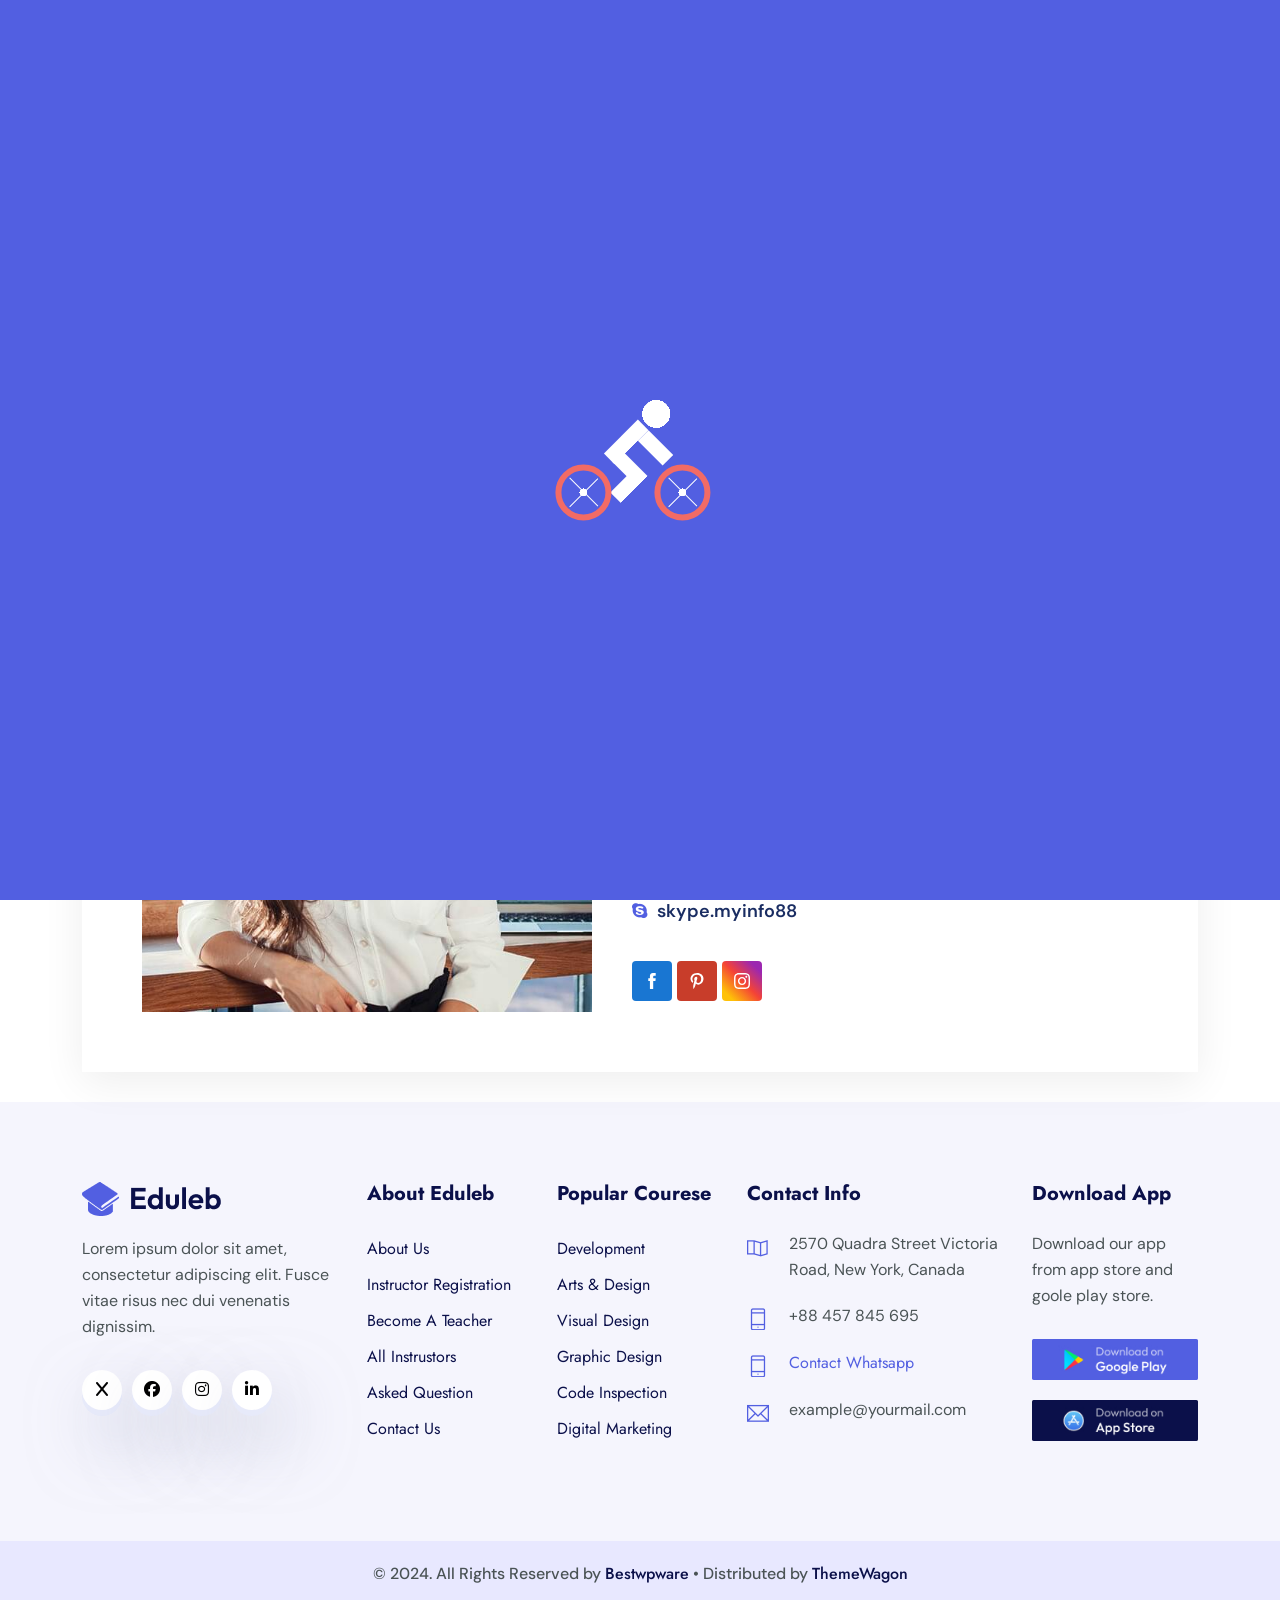
<file: ins_details.html>
<!DOCTYPE html>
<html lang="en">

	<head>
		<!-- Meta -->
		<meta charset="utf-8">
		<meta http-equiv="X-UA-Compatible" content="IE=edge">
		<meta name="viewport" content="width=device-width, initial-scale=1, shrink-to-fit=no">
		<!-- The above 3 meta tags *must* come first in the head; any other head content must come *after* these tags -->
		<meta name="description" content="Eduleb - Education HTML Template">
		<meta name="keywords" content="agency, business, corporate, creative, html5, modern, multipurpose, One Page, parallax, startup">		
		<!-- SITE TITLE -->
		<title>Eduleb - Education HTML Template</title>			
		<!-- Latest Bootstrap min CSS -->
		<link rel="stylesheet" href="assets/bootstrap/css/bootstrap.min.css">		
		<!-- Google Font -->
		<link href="https://fonts.googleapis.com/css2?family=DM+Sans:ital,opsz,wght@0,9..40,100..1000;1,9..40,100..1000&display=swap" rel="stylesheet">
		<link href="https://fonts.googleapis.com/css2?family=Jost:ital,wght@0,100..900;1,100..900&display=swap" rel="stylesheet">
		<!-- Font Awesome CSS -->
		<link rel="stylesheet" href="https://cdnjs.cloudflare.com/ajax/libs/font-awesome/6.5.2/css/all.min.css">
		<link rel="stylesheet" href="assets/fonts/font-awesome.min.css">
		<link rel="stylesheet" href="assets/fonts/themify-icons.css">
		<!--- owl carousel Css-->
		<link rel="stylesheet" href="assets/owlcarousel/css/owl.carousel.css">
		<link rel="stylesheet" href="assets/owlcarousel/css/owl.theme.css">	
		<!--jquery-simple-mobilemenu Css-->
        <link rel="stylesheet" href="assets/css/jquery-simple-mobilemenu.css">			
		<!-- MAGNIFIC CSS -->
		<link rel="stylesheet" href="assets/css/magnific-popup.css">		
		<!-- animate CSS -->
		<link rel="stylesheet" href="assets/css/animate.css">	
		<!-- Style CSS -->					
		<link rel="stylesheet" href="assets/css/style.css">					
		<!-- HTML5 shim and Respond.js IE8 support of HTML5 elements and media queries -->
		<!-- WARNING: Respond.js doesn't work if you view the page via file:// -->
		<!--[if lt IE 9]>
		  <script src="https://oss.maxcdn.com/html5shiv/3.7.2/html5shiv.min.js"></script>
		  <script src="https://oss.maxcdn.com/respond/1.4.2/respond.min.js"></script>
		<![endif]-->
	</head>
	
    <body data-spy="scroll" data-offset="80">

		<!-- START PRELOADER -->
		<div class="preloaders">
			<span class="loader"></span>
		</div>
		<!-- END PRELOADER -->		

		<!-- START NAVBAR -->  
		<div id="navigation" class="navbar-light bg-faded site-navigation">
			<div class="container-fluid">
				<div class="row">
					<div class="col-20 align-self-center">
						<div class="site-logo">
							<a href="index.html"><img src="assets/img/logo.png" alt=""></a>          				
						</div>
					</div><!--- END Col -->
					
					<div class="col-60 d-flex">
						<nav id="main-menu">
							<ul>
								<li class="menu-item-has-children"><a href="#">Home</a>
									<ul>										
										<li><a href="index.html">Home 01</a></li>
										<li><a href="index2.html">Home 02</a></li>
									</ul>
								</li>
								<li><a href="about.html">About</a></li>				  				  
								<li class="menu-item-has-children"><a href="course.html">Course</a>
									<ul>										
										<li><a href="course.html">Course</a></li>
										<li><a href="course_details.html">Course Details</a></li>
									</ul>
								</li>								
								<li class="menu-item-has-children"><a href="#">Pages</a>
									<ul>										
										<li><a href="instructor.html">Instructor</a></li>
										<li><a href="ins_details.html">Instructor Details</a></li>
										<li><a href="pricing.html">Pricing Plan</a></li>
										<li><a href="faq.html">Faq Page</a></li>			
										<li><a href="404.html">404</a></li>				
									</ul>
								</li>							
								<li class="menu-item-has-children"><a href="blog.html">Blog</a>
									<ul>										
										<li><a href="blog.html">Blog</a></li>
										<li><a href="blog_single.html">Blog Details</a></li>
									</ul>
								</li>							  
								<li><a href="contact.html">Contact</a></li>
							</ul>
						</nav>
					</div><!--- END Col -->
					
					<div class="col-20 d-none d-xl-block text-end align-self-center">
						<a href="#" class="header-btn">Sign In</a>
						<a href="contact.html" class="btn_one">Sign Up</a>
					</div><!--- END Col -->
					
					<ul class="mobile_menu">						
						<li><a href="#">Home</a>
							<ul class="sub-menu">										
								<li><a href="index.html">Home 01</a></li>
								<li><a href="index2.html">Home 02</a></li>						
							</ul>
						</li>	
						<li><a href="about.html">About</a></li>						
						<li><a href="#">Course</a>
							<ul class="sub-menu">										
								<li><a href="course.html">Course</a></li>
								<li><a href="course_details.html">Course Deails</a></li>									
							</ul>
						</li>
						<li><a href="#">Pages</a>
							<ul class="sub-menu">									
								<li><a href="instructor.html">Instructor</a></li>
								<li><a href="ins_details.html">Instructor Details</a></li>
								<li><a href="pricing.html">Pricing Plan</a></li>
								<li><a href="faq.html">Faq Page</a></li>			
								<li><a href="404.html">404</a></li>							
							</ul>
						</li>			
						<li><a href="blog.html">Blog</a>
							<ul class="sub-menu">										
								<li><a href="blog.html">Blog</a></li>
								<li><a href="blog_single.html">Blog Details</a></li>
							</ul>
						</li>						
						<li><a href="contact.html">Contact</a></li>
					</ul>			
				</div><!--- END ROW -->
			</div><!--- END CONTAINER -->
		</div> 	  
		<!-- END NAVBAR -->	

		<!-- START SECTION TOP -->
		<section class="section-top">
			<div class="container">
				<div class="col-lg-10 offset-lg-1 text-center">
					<div class="section-top-title wow fadeInRight" data-wow-duration="1s" data-wow-delay="0.3s" data-wow-offset="0">
						<h1>Instructor Details</h1>
						<ul>
							<li><a href="index.html">Home</a></li>
							<li> / instructor details</li>
						</ul>
					</div><!-- //.HERO-TEXT -->
				</div><!--- END COL -->
			</div><!--- END CONTAINER -->
		</section>	
		<!-- END SECTION TOP -->
		
	<!-- START AGENT PROFILE -->
	<section class="template_agent section-padding">
		<div class="container">
			<div class="row">
			  <div class="col-lg-12 col-sm-12 col-xs-12">
					<div class="single_agent">
						<div class="single_agent_image">
							<img src="assets/img/team/team1.jpg" class="img-fluid" alt=""/>
						</div>
						<div class="single_agent_content">
							<h4>Khela hobe ahy hay</h4>
							<h5>Science Instructor</h5>
							<p>Lorem Ipsum is simply dummy text of the printing and typesetting industry. Lorem Ipsum has been the industry's standard dummy text ever type book.</p>
							<ul>
								<li><i class="fa fa-envelope-o"></i>contact@gmail.com</li>
								<li><i class="fa fa-phone"></i>(+123) 425 857 954 148</li>
								<li><i class="fa fa-plane"></i>www.example.com</li>
								<li><i class="fa fa-skype"></i>skype.myinfo88</li>
							</ul>
						</div>
						<div class="agent_social">
							<ul class="list-inline">
								<li><a href="#" class="top_f_facebook"><img src="assets/img/fb.svg" alt="" /></a></li>
								<li><a href="#" class="top_f_facebook"><img src="assets/img/pn.svg" alt="" /></a></li>
								<li><a href="#" class="top_f_facebook"><img src="assets/img/ins.svg" alt="" /></a></li>
							</ul>
						</div>
					</div><!--- END SINGLE ITEM -->		
			  </div><!--- END COL -->				  
			</div><!--- END ROW -->
		</div><!--- END CONTAINER -->		
	</section>
	<!-- END AGENT PROFILE -->	
		
		<!-- START FOOTER -->
		<div class="footer section-padding">
			<div class="container">				
				<div class="row">						
					<div class="col-lg-3 col-sm-6 col-xs-12">
						<div class="single_footer">
							<a href="index.html"><img src="assets/img/logo.png" alt=""></a>         
							<p>Lorem ipsum dolor sit amet, consectetur adipiscing elit. Fusce vitae risus nec dui venenatis dignissim.</p>
							<div class="social_profile">
								<ul>
									<li><a class="f_facebook" href="#"><i class="fa-solid fa-x"></i></a></li>
									<li><a class="f_twitter" href="#"><i class="fa-brands fa-facebook-f"></i></a></li>
									<li><a class="f_instagram"href="#"><i class="fa-brands fa-instagram"></i></a></li>
									<li><a class="f_linkedin" href="#"><i class="fa-brands fa-linkedin-in"></i></a></li>
								</ul>
							</div>
						</div>			
					</div><!--- END COL -->						
					<div class="col-lg-2 col-sm-6 col-xs-12">
						<div class="single_footer">
							<h4>About Eduleb</h4>
							<ul>
								<li><a href="#">About us</a></li>
								<li><a href="#">Instructor Registration</a></li>
								<li><a href="#">Become A Teacher</a></li>
								<li><a href="#">All Instrustors</a></li>
								<li><a href="#">Asked Question</a></li>
								<li><a href="#">Contact us</a></li>
							</ul>
						</div>
					</div><!--- END COL -->	
					<div class="col-lg-2 col-sm-6 col-xs-12">
						<div class="single_footer">
							<h4>Popular Courese</h4>
							<ul>
								<li><a href="#">Development</a></li>
								<li><a href="#">Arts & design</a></li>
								<li><a href="#">Visual Design</a></li>
								<li><a href="#">Graphic Design</a></li>
								<li><a href="#">Code Inspection</a></li>						
								<li><a href="#">Digital Marketing</a></li>						
							</ul>
						</div>
					</div><!--- END COL -->
					<div class="col-lg-3 col-sm-6 col-xs-12">
						<div class="single_footer">
							<h4>Contact Info</h4>
							<div class="sf_contact">
								<span class="ti-map"></span>
								<p>2570 Quadra Street Victoria Road, New York, Canada</p>
							</div>
							<div class="sf_contact">
								<span class="ti-mobile"></span>
								<p>+88 457 845 695</p>
							</div>
							<div class="sf_contact">
								<span class="ti-mobile"></span>
								<p><a href="tel:+88457845695">Contact Whatsapp</a></p>
							</div>
							<div class="sf_contact">
								<span class="ti-email"></span>
								<p>example@yourmail.com</p>
							</div>
						</div>
					</div><!--- END COL -->						
					<div class="col-lg-2 col-sm-6 col-xs-12">
						<div class="single_footer">
							<h4>Download App</h4>
							<p>Download our app from app store and goole play store.</p>
							<a href="index.html"><img src="assets/img/google-play.jpg" class="foot_img" alt=""></a>  
							<a href="index.html"><img src="assets/img/app-store.jpg" class="foot_img" alt=""></a>  
						</div>
					</div><!--- END COL -->	
				</div><!--- END ROW -->					
			</div><!--- END CONTAINER -->
		</div>
		<!-- END FOOTER -->	

		<!-- START FOOTER COPYRIGHT -->	
		<div class="foot_copy">
			<div class="footer_copyright">
				<p>&copy; 2024. All Rights Reserved by <a href="https://bestwpware.com/">Bestwpware</a> • Distributed by <a href="https://themewagon.com">ThemeWagon</a></p>
			</div>	
		</div>
		<!-- END FOOTER COPYRIGHT -->	
	
	<!-- Latest jQuery -->
		<script src="assets/js/jquery-1.12.4.min.js"></script>
	<!-- Latest compiled and minified Bootstrap -->
		<script src="assets/bootstrap/js/bootstrap.min.js"></script>
	<!-- modernizer JS -->		
		<script src="assets/js/modernizr-2.8.3.min.js"></script>	
	<!-- jquery-simple-mobilemenu.min -->
		<script src="assets/js/jquery-simple-mobilemenu.js"></script>		
	<!-- owl-carousel min js  -->
		<script src="assets/owlcarousel/js/owl.carousel.min.js"></script>					
	<!-- magnific-popup js -->               
		<script src="assets/js/jquery.magnific-popup.min.js"></script>						
	<!-- countTo js -->
		<script src="assets/js/jquery.inview.min.js"></script>								
	<!-- scrolltopcontrol js -->
		<script src="assets/js/scrolltopcontrol.js"></script>			
	<!-- WOW - Reveal Animations When You Scroll -->
		<script src="assets/js/wow.min.js"></script>				
	<!-- scripts js -->
		<script src="assets/js/scripts.js"></script>
    </body>
</html>
</file>
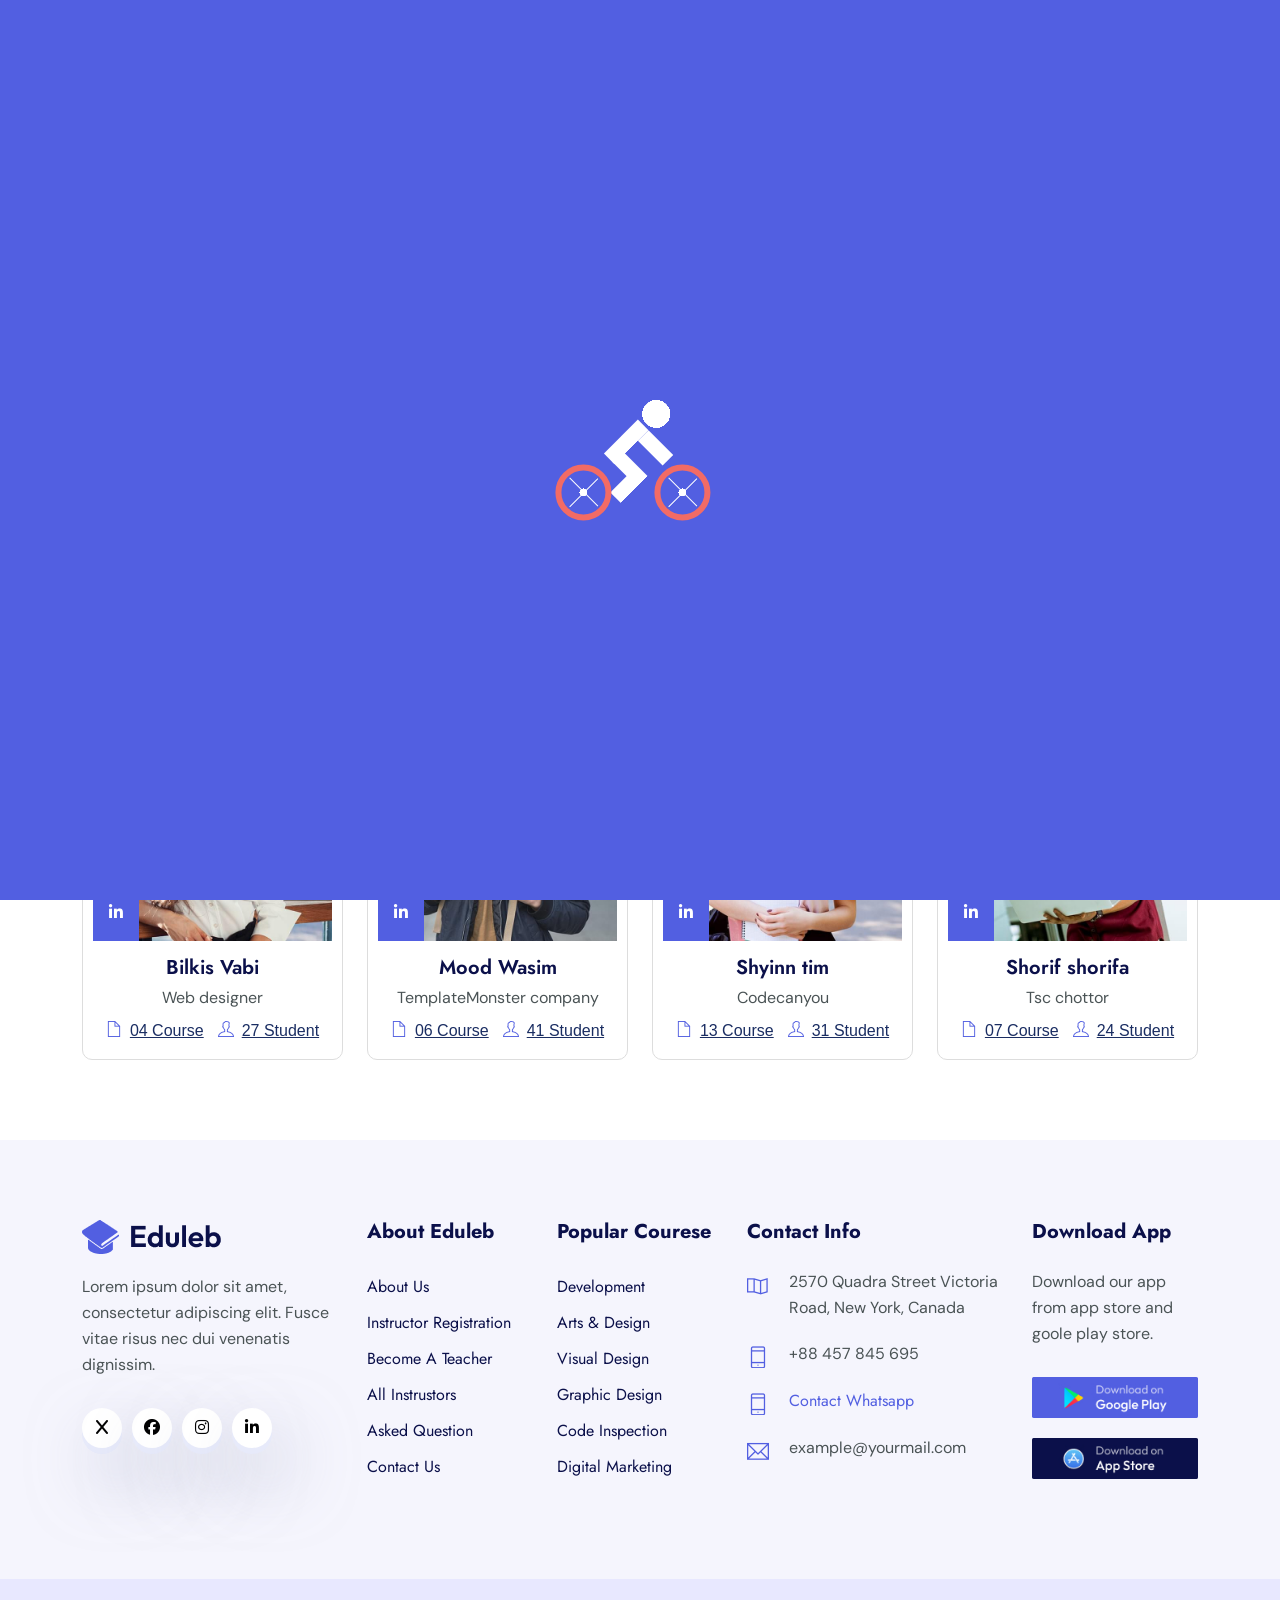
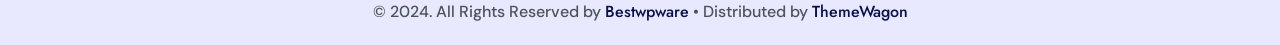
<file: instructor.html>
<!DOCTYPE html>
<html lang="en">

	<head>
		<!-- Meta -->
		<meta charset="utf-8">
		<meta http-equiv="X-UA-Compatible" content="IE=edge">
		<meta name="viewport" content="width=device-width, initial-scale=1, shrink-to-fit=no">
		<!-- The above 3 meta tags *must* come first in the head; any other head content must come *after* these tags -->
		<meta name="description" content="Eduleb - Education HTML Template">
		<meta name="keywords" content="agency, business, corporate, creative, html5, modern, multipurpose, One Page, parallax, startup">		
		<!-- SITE TITLE -->
		<title>Eduleb - Education HTML Template</title>			
		<!-- Latest Bootstrap min CSS -->
		<link rel="stylesheet" href="assets/bootstrap/css/bootstrap.min.css">		
		<!-- Google Font -->
		<link href="https://fonts.googleapis.com/css2?family=DM+Sans:ital,opsz,wght@0,9..40,100..1000;1,9..40,100..1000&display=swap" rel="stylesheet">
		<link href="https://fonts.googleapis.com/css2?family=Jost:ital,wght@0,100..900;1,100..900&display=swap" rel="stylesheet">
		<!-- Font Awesome CSS -->
		<link rel="stylesheet" href="https://cdnjs.cloudflare.com/ajax/libs/font-awesome/6.5.2/css/all.min.css">
		<link rel="stylesheet" href="assets/fonts/font-awesome.min.css">
		<link rel="stylesheet" href="assets/fonts/themify-icons.css">
		<!--- owl carousel Css-->
		<link rel="stylesheet" href="assets/owlcarousel/css/owl.carousel.css">
		<link rel="stylesheet" href="assets/owlcarousel/css/owl.theme.css">	
		<!--jquery-simple-mobilemenu Css-->
        <link rel="stylesheet" href="assets/css/jquery-simple-mobilemenu.css">			
		<!-- MAGNIFIC CSS -->
		<link rel="stylesheet" href="assets/css/magnific-popup.css">		
		<!-- animate CSS -->
		<link rel="stylesheet" href="assets/css/animate.css">	
		<!-- Style CSS -->					
		<link rel="stylesheet" href="assets/css/style.css">					
		<!-- HTML5 shim and Respond.js IE8 support of HTML5 elements and media queries -->
		<!-- WARNING: Respond.js doesn't work if you view the page via file:// -->
		<!--[if lt IE 9]>
		  <script src="https://oss.maxcdn.com/html5shiv/3.7.2/html5shiv.min.js"></script>
		  <script src="https://oss.maxcdn.com/respond/1.4.2/respond.min.js"></script>
		<![endif]-->
	</head>
	
    <body data-spy="scroll" data-offset="80">

		<!-- START PRELOADER -->
		<div class="preloaders">
			<span class="loader"></span>
		</div>
		<!-- END PRELOADER -->		

		<!-- START NAVBAR -->  
		<div id="navigation" class="navbar-light bg-faded site-navigation">
			<div class="container-fluid">
				<div class="row">
					<div class="col-20 align-self-center">
						<div class="site-logo">
							<a href="index.html"><img src="assets/img/logo.png" alt=""></a>          				
						</div>
					</div><!--- END Col -->
					
					<div class="col-60 d-flex">
						<nav id="main-menu">
							<ul>
								<li class="menu-item-has-children"><a href="#">Home</a>
									<ul>										
										<li><a href="index.html">Home 01</a></li>
										<li><a href="index2.html">Home 02</a></li>
									</ul>
								</li>
								<li><a href="about.html">About</a></li>				  				  
								<li class="menu-item-has-children"><a href="course.html">Course</a>
									<ul>										
										<li><a href="course.html">Course</a></li>
										<li><a href="course_details.html">Course Details</a></li>
									</ul>
								</li>								
								<li class="menu-item-has-children"><a href="#">Pages</a>
									<ul>										
										<li><a href="instructor.html">Instructor</a></li>
										<li><a href="ins_details.html">Instructor Details</a></li>
										<li><a href="pricing.html">Pricing Plan</a></li>
										<li><a href="faq.html">Faq Page</a></li>			
										<li><a href="404.html">404</a></li>				
									</ul>
								</li>							
								<li class="menu-item-has-children"><a href="blog.html">Blog</a>
									<ul>										
										<li><a href="blog.html">Blog</a></li>
										<li><a href="blog_single.html">Blog Details</a></li>
									</ul>
								</li>							  
								<li><a href="contact.html">Contact</a></li>
							</ul>
						</nav>
					</div><!--- END Col -->
					
					<div class="col-20 d-none d-xl-block text-end align-self-center">
						<a href="#" class="header-btn">Sign In</a>
						<a href="contact.html" class="btn_one">Sign Up</a>
					</div><!--- END Col -->
					
					<ul class="mobile_menu">						
						<li><a href="#">Home</a>
							<ul class="sub-menu">										
								<li><a href="index.html">Home 01</a></li>
								<li><a href="index2.html">Home 02</a></li>						
							</ul>
						</li>	
						<li><a href="about.html">About</a></li>						
						<li><a href="#">Course</a>
							<ul class="sub-menu">										
								<li><a href="course.html">Course</a></li>
								<li><a href="course_details.html">Course Deails</a></li>									
							</ul>
						</li>
						<li><a href="#">Pages</a>
							<ul class="sub-menu">									
								<li><a href="instructor.html">Instructor</a></li>
								<li><a href="ins_details.html">Instructor Details</a></li>
								<li><a href="pricing.html">Pricing Plan</a></li>
								<li><a href="faq.html">Faq Page</a></li>			
								<li><a href="404.html">404</a></li>							
							</ul>
						</li>			
						<li><a href="blog.html">Blog</a>
							<ul class="sub-menu">										
								<li><a href="blog.html">Blog</a></li>
								<li><a href="blog_single.html">Blog Details</a></li>
							</ul>
						</li>						
						<li><a href="contact.html">Contact</a></li>
					</ul>			
				</div><!--- END ROW -->
			</div><!--- END CONTAINER -->
		</div> 	  
		<!-- END NAVBAR -->	

		<!-- START SECTION TOP -->
		<section class="section-top">
			<div class="container">
				<div class="col-lg-10 offset-lg-1 text-center">
					<div class="section-top-title wow fadeInRight" data-wow-duration="1s" data-wow-delay="0.3s" data-wow-offset="0">
						<h1>Our instructor</h1>
						<ul>
							<li><a href="index.html">Home</a></li>
							<li> / instructor</li>
						</ul>
					</div><!-- //.HERO-TEXT -->
				</div><!--- END COL -->
			</div><!--- END CONTAINER -->
		</section>	
		<!-- END SECTION TOP -->
		
		<!-- START TEAM -->
		<section class="team_area section-padding">
			<div class="container">									
				<div class="section-title text-center">
					<h2>Meet our Instructors</h2>
					<p>We offer a brand new approach to the most basic learning paradigms. Choose from a wide range of learning options and gain new skills! Our school is know.</p>
				</div>						
				<div class="row">													
					<div class="col-lg-3 col-sm-6 col-xs-12 wow fadeInUp" data-wow-duration="1s" data-wow-delay="0.1s" data-wow-offset="0">
						<div class="our-team">
							<div class="team-content">
								<a href="#"><img src="assets/img/team/team1.jpg" alt=""></a>
								<ul class="social-links">
									<li><a href="#"><i class="fa-solid fa-x"></i></a></li>
									<li><a href="#"><i class="fa-brands fa-facebook-f"></i></a></li>
									<li><a href="#"><i class="fa-brands fa-linkedin-in"></i></a></li>
								</ul>
							</div>
							<div class="team-prof">
								<h3>Bilkis Vabi</h3>
								<span>Web designer</span>
							</div>
							<div class="sth_det2">
								<span class="ti-file"> <u>04 Course</u></span>
								<span class="ti-user"> <u>27 Student</u></span>
							</div>									
						</div>
					</div><!--- END COL -->										
					<div class="col-lg-3 col-sm-6 col-xs-12 wow fadeInUp" data-wow-duration="1s" data-wow-delay="0.1s" data-wow-offset="0">
						<div class="our-team">
							<div class="team-content">
								<a href="#"><img src="assets/img/team/team2.jpg" alt=""></a>
								<ul class="social-links">
									<li><a href="#"><i class="fa-solid fa-x"></i></a></li>
									<li><a href="#"><i class="fa-brands fa-facebook-f"></i></a></li>
									<li><a href="#"><i class="fa-brands fa-linkedin-in"></i></a></li>
								</ul>
							</div>
							<div class="team-prof">
								<h3>Mood Wasim</h3>
								<span>TemplateMonster company</span>
							</div>
							<div class="sth_det2">
								<span class="ti-file"> <u>06 Course</u></span>
								<span class="ti-user"> <u>41 Student</u></span>
							</div>							
						</div>
					</div><!--- END COL -->										
					<div class="col-lg-3 col-sm-6 col-xs-12 wow fadeInUp" data-wow-duration="1s" data-wow-delay="0.1s" data-wow-offset="0">
						<div class="our-team">
							<div class="team-content">
								<a href="#"><img src="assets/img/team/team3.jpg" alt=""></a>
								<ul class="social-links">
									<li><a href="#"><i class="fa-solid fa-x"></i></a></li>
									<li><a href="#"><i class="fa-brands fa-facebook-f"></i></a></li>
									<li><a href="#"><i class="fa-brands fa-linkedin-in"></i></a></li>
								</ul>
							</div>
							<div class="team-prof">
								<h3>Shyinn tim</h3>
								<span>Codecanyou</span>
							</div>
							<div class="sth_det2">
								<span class="ti-file"> <u>13 Course</u></span>
								<span class="ti-user"> <u>31 Student</u></span>
							</div>
						</div>
					</div><!--- END COL -->										
					<div class="col-lg-3 col-sm-6 col-xs-12 wow fadeInUp" data-wow-duration="1s" data-wow-delay="0.1s" data-wow-offset="0">
						<div class="our-team">
							<div class="team-content">
								<a href="#"><img src="assets/img/team/team4.jpg" alt=""></a>
								<ul class="social-links">
									<li><a href="#"><i class="fa-solid fa-x"></i></a></li>
									<li><a href="#"><i class="fa-brands fa-facebook-f"></i></a></li>
									<li><a href="#"><i class="fa-brands fa-linkedin-in"></i></a></li>
								</ul>
							</div>
							<div class="team-prof">
								<h3>Shorif shorifa</h3>
								<span>Tsc chottor</span>
							</div>
							<div class="sth_det2">
								<span class="ti-file"> <u>07 Course</u></span>
								<span class="ti-user"> <u>24 Student</u></span>
							</div>
						</div>
					</div><!--- END COL -->							  
				</div><!--- END ROW -->
			</div><!--- END CONTAINER -->
		</section>
		<!-- END TEAM -->	
		
		<!-- START FOOTER -->
		<div class="footer section-padding">
			<div class="container">				
				<div class="row">						
					<div class="col-lg-3 col-sm-6 col-xs-12">
						<div class="single_footer">
							<a href="index.html"><img src="assets/img/logo.png" alt=""></a>         
							<p>Lorem ipsum dolor sit amet, consectetur adipiscing elit. Fusce vitae risus nec dui venenatis dignissim.</p>
							<div class="social_profile">
								<ul>
									<li><a class="f_facebook" href="#"><i class="fa-solid fa-x"></i></a></li>
									<li><a class="f_twitter" href="#"><i class="fa-brands fa-facebook-f"></i></a></li>
									<li><a class="f_instagram"href="#"><i class="fa-brands fa-instagram"></i></a></li>
									<li><a class="f_linkedin" href="#"><i class="fa-brands fa-linkedin-in"></i></a></li>
								</ul>
							</div>
						</div>			
					</div><!--- END COL -->						
					<div class="col-lg-2 col-sm-6 col-xs-12">
						<div class="single_footer">
							<h4>About Eduleb</h4>
							<ul>
								<li><a href="#">About us</a></li>
								<li><a href="#">Instructor Registration</a></li>
								<li><a href="#">Become A Teacher</a></li>
								<li><a href="#">All Instrustors</a></li>
								<li><a href="#">Asked Question</a></li>
								<li><a href="#">Contact us</a></li>
							</ul>
						</div>
					</div><!--- END COL -->	
					<div class="col-lg-2 col-sm-6 col-xs-12">
						<div class="single_footer">
							<h4>Popular Courese</h4>
							<ul>
								<li><a href="#">Development</a></li>
								<li><a href="#">Arts & design</a></li>
								<li><a href="#">Visual Design</a></li>
								<li><a href="#">Graphic Design</a></li>
								<li><a href="#">Code Inspection</a></li>						
								<li><a href="#">Digital Marketing</a></li>						
							</ul>
						</div>
					</div><!--- END COL -->
					<div class="col-lg-3 col-sm-6 col-xs-12">
						<div class="single_footer">
							<h4>Contact Info</h4>
							<div class="sf_contact">
								<span class="ti-map"></span>
								<p>2570 Quadra Street Victoria Road, New York, Canada</p>
							</div>
							<div class="sf_contact">
								<span class="ti-mobile"></span>
								<p>+88 457 845 695</p>
							</div>
							<div class="sf_contact">
								<span class="ti-mobile"></span>
								<p><a href="tel:+88457845695">Contact Whatsapp</a></p>
							</div>
							<div class="sf_contact">
								<span class="ti-email"></span>
								<p>example@yourmail.com</p>
							</div>
						</div>
					</div><!--- END COL -->						
					<div class="col-lg-2 col-sm-6 col-xs-12">
						<div class="single_footer">
							<h4>Download App</h4>
							<p>Download our app from app store and goole play store.</p>
							<a href="index.html"><img src="assets/img/google-play.jpg" class="foot_img" alt=""></a>  
							<a href="index.html"><img src="assets/img/app-store.jpg" class="foot_img" alt=""></a>  
						</div>
					</div><!--- END COL -->	
				</div><!--- END ROW -->					
			</div><!--- END CONTAINER -->
		</div>
		<!-- END FOOTER -->	

		<!-- START FOOTER COPYRIGHT -->	
		<div class="foot_copy">
			<div class="footer_copyright">
				<p>&copy; 2024. All Rights Reserved by <a href="https://bestwpware.com/">Bestwpware</a> • Distributed by <a href="https://themewagon.com">ThemeWagon</a></p>
			</div>	
		</div>
		<!-- END FOOTER COPYRIGHT -->	
	
	<!-- Latest jQuery -->
		<script src="assets/js/jquery-1.12.4.min.js"></script>
	<!-- Latest compiled and minified Bootstrap -->
		<script src="assets/bootstrap/js/bootstrap.min.js"></script>
	<!-- modernizer JS -->		
		<script src="assets/js/modernizr-2.8.3.min.js"></script>	
	<!-- jquery-simple-mobilemenu.min -->
		<script src="assets/js/jquery-simple-mobilemenu.js"></script>		
	<!-- owl-carousel min js  -->
		<script src="assets/owlcarousel/js/owl.carousel.min.js"></script>					
	<!-- magnific-popup js -->               
		<script src="assets/js/jquery.magnific-popup.min.js"></script>						
	<!-- countTo js -->
		<script src="assets/js/jquery.inview.min.js"></script>								
	<!-- scrolltopcontrol js -->
		<script src="assets/js/scrolltopcontrol.js"></script>			
	<!-- WOW - Reveal Animations When You Scroll -->
		<script src="assets/js/wow.min.js"></script>				
	<!-- scripts js -->
		<script src="assets/js/scripts.js"></script>
    </body>
</html>
</file>
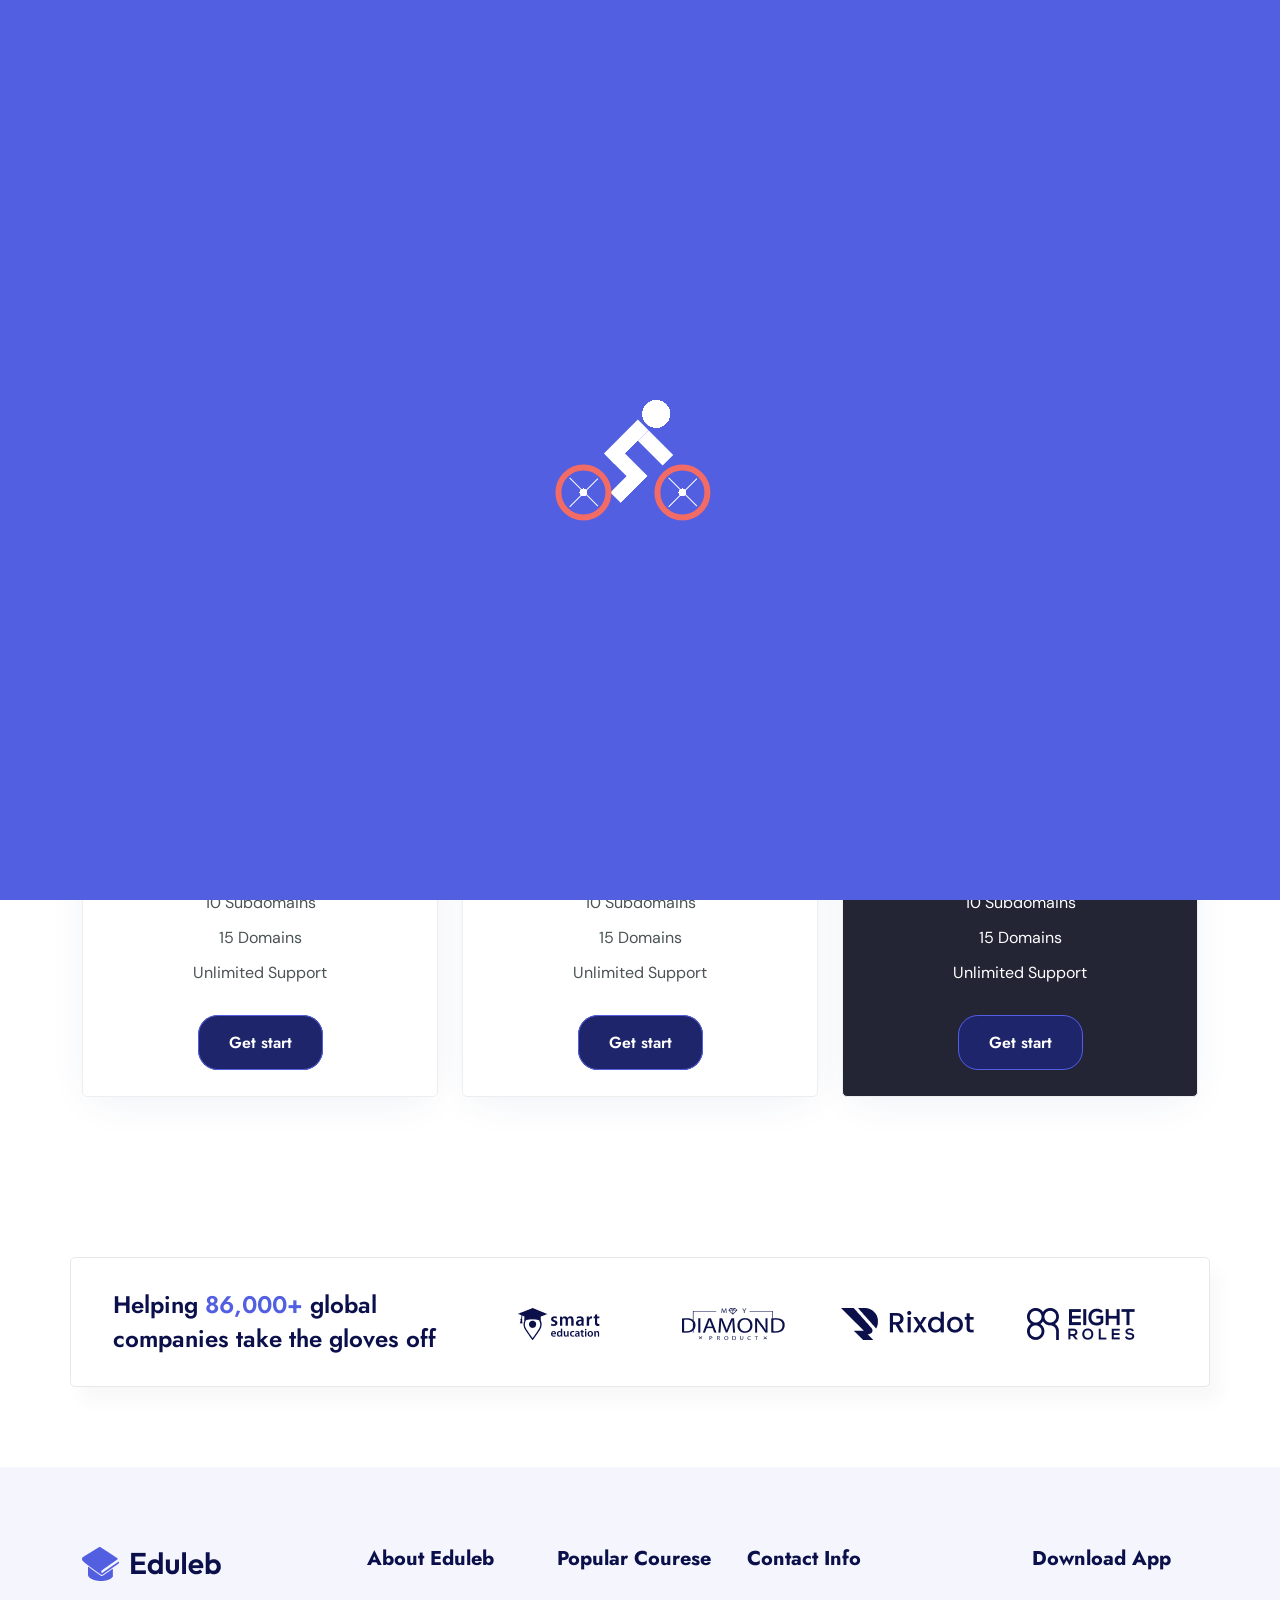
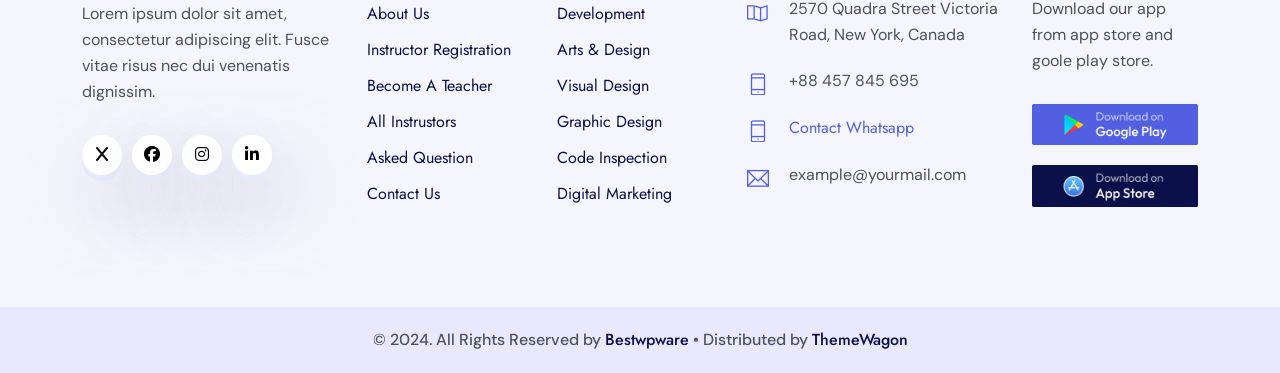
<file: pricing.html>
<!DOCTYPE html>
<html lang="en">

	<head>
		<!-- Meta -->
		<meta charset="utf-8">
		<meta http-equiv="X-UA-Compatible" content="IE=edge">
		<meta name="viewport" content="width=device-width, initial-scale=1, shrink-to-fit=no">
		<!-- The above 3 meta tags *must* come first in the head; any other head content must come *after* these tags -->
		<meta name="description" content="Eduleb - Education HTML Template">
		<meta name="keywords" content="agency, business, corporate, creative, html5, modern, multipurpose, One Page, parallax, startup">		
		<!-- SITE TITLE -->
		<title>Eduleb - Education HTML Template</title>			
		<!-- Latest Bootstrap min CSS -->
		<link rel="stylesheet" href="assets/bootstrap/css/bootstrap.min.css">		
		<!-- Google Font -->
		<link href="https://fonts.googleapis.com/css2?family=DM+Sans:ital,opsz,wght@0,9..40,100..1000;1,9..40,100..1000&display=swap" rel="stylesheet">
		<link href="https://fonts.googleapis.com/css2?family=Jost:ital,wght@0,100..900;1,100..900&display=swap" rel="stylesheet">
		<!-- Font Awesome CSS -->
		<link rel="stylesheet" href="https://cdnjs.cloudflare.com/ajax/libs/font-awesome/6.5.2/css/all.min.css">
		<link rel="stylesheet" href="assets/fonts/font-awesome.min.css">
		<link rel="stylesheet" href="assets/fonts/themify-icons.css">
		<!--- owl carousel Css-->
		<link rel="stylesheet" href="assets/owlcarousel/css/owl.carousel.css">
		<link rel="stylesheet" href="assets/owlcarousel/css/owl.theme.css">	
		<!--jquery-simple-mobilemenu Css-->
        <link rel="stylesheet" href="assets/css/jquery-simple-mobilemenu.css">			
		<!-- MAGNIFIC CSS -->
		<link rel="stylesheet" href="assets/css/magnific-popup.css">		
		<!-- animate CSS -->
		<link rel="stylesheet" href="assets/css/animate.css">	
		<!-- Style CSS -->					
		<link rel="stylesheet" href="assets/css/style.css">					
		<!-- HTML5 shim and Respond.js IE8 support of HTML5 elements and media queries -->
		<!-- WARNING: Respond.js doesn't work if you view the page via file:// -->
		<!--[if lt IE 9]>
		  <script src="https://oss.maxcdn.com/html5shiv/3.7.2/html5shiv.min.js"></script>
		  <script src="https://oss.maxcdn.com/respond/1.4.2/respond.min.js"></script>
		<![endif]-->
	</head>
	
    <body data-spy="scroll" data-offset="80">

		<!-- START PRELOADER -->
		<div class="preloaders">
			<span class="loader"></span>
		</div>
		<!-- END PRELOADER -->		

		<!-- START NAVBAR -->  
		<div id="navigation" class="navbar-light bg-faded site-navigation">
			<div class="container-fluid">
				<div class="row">
					<div class="col-20 align-self-center">
						<div class="site-logo">
							<a href="index.html"><img src="assets/img/logo.png" alt=""></a>          				
						</div>
					</div><!--- END Col -->
					
					<div class="col-60 d-flex">
						<nav id="main-menu">
							<ul>
								<li class="menu-item-has-children"><a href="#">Home</a>
									<ul>										
										<li><a href="index.html">Home 01</a></li>
										<li><a href="index2.html">Home 02</a></li>
									</ul>
								</li>
								<li><a href="about.html">About</a></li>				  				  
								<li class="menu-item-has-children"><a href="course.html">Course</a>
									<ul>										
										<li><a href="course.html">Course</a></li>
										<li><a href="course_details.html">Course Details</a></li>
									</ul>
								</li>								
								<li class="menu-item-has-children"><a href="#">Pages</a>
									<ul>										
										<li><a href="instructor.html">Instructor</a></li>
										<li><a href="ins_details.html">Instructor Details</a></li>
										<li><a href="pricing.html">Pricing Plan</a></li>
										<li><a href="faq.html">Faq Page</a></li>			
										<li><a href="404.html">404</a></li>				
									</ul>
								</li>							
								<li class="menu-item-has-children"><a href="blog.html">Blog</a>
									<ul>										
										<li><a href="blog.html">Blog</a></li>
										<li><a href="blog_single.html">Blog Details</a></li>
									</ul>
								</li>							  
								<li><a href="contact.html">Contact</a></li>
							</ul>
						</nav>
					</div><!--- END Col -->
					
					<div class="col-20 d-none d-xl-block text-end align-self-center">
						<a href="#" class="header-btn">Sign In</a>
						<a href="contact.html" class="btn_one">Sign Up</a>
					</div><!--- END Col -->
					
					<ul class="mobile_menu">						
						<li><a href="#">Home</a>
							<ul class="sub-menu">										
								<li><a href="index.html">Home 01</a></li>
								<li><a href="index2.html">Home 02</a></li>						
							</ul>
						</li>	
						<li><a href="about.html">About</a></li>						
						<li><a href="#">Course</a>
							<ul class="sub-menu">										
								<li><a href="course.html">Course</a></li>
								<li><a href="course_details.html">Course Deails</a></li>									
							</ul>
						</li>
						<li><a href="#">Pages</a>
							<ul class="sub-menu">									
								<li><a href="instructor.html">Instructor</a></li>
								<li><a href="ins_details.html">Instructor Details</a></li>
								<li><a href="pricing.html">Pricing Plan</a></li>
								<li><a href="faq.html">Faq Page</a></li>			
								<li><a href="404.html">404</a></li>							
							</ul>
						</li>			
						<li><a href="blog.html">Blog</a>
							<ul class="sub-menu">										
								<li><a href="blog.html">Blog</a></li>
								<li><a href="blog_single.html">Blog Details</a></li>
							</ul>
						</li>						
						<li><a href="contact.html">Contact</a></li>
					</ul>			
				</div><!--- END ROW -->
			</div><!--- END CONTAINER -->
		</div> 	  
		<!-- END NAVBAR -->		

		<!-- START SECTION TOP -->
		<section class="section-top">
			<div class="container">
				<div class="col-lg-10 offset-lg-1 text-center">
					<div class="section-top-title wow fadeInRight" data-wow-duration="1s" data-wow-delay="0.3s" data-wow-offset="0">
						<h1>Pricing Plan</h1>
						<ul>
							<li><a href="index.html">Home</a></li>
							<li> / Pricing</li>
						</ul>
					</div><!-- //.HERO-TEXT -->
				</div><!--- END COL -->
			</div><!--- END CONTAINER -->
		</section>	
		<!-- END SECTION TOP -->
		
		<!-- START PRICING -->
		<section id="pricing" class="pricing-content section-padding">
			<div class="container">										
				<div class="row text-center">									
					<div class="col-lg-4 col-sm-4 col-xs-12 wow fadeInUp" data-wow-duration="1s" data-wow-delay="0.1s" data-wow-offset="0">
						<div class="single-pricing">
							<div class="price-head">								
								<h2>Starter</h2>
								<span></span>
								<span></span>
								<span></span>
								<span></span>
								<span></span>
								<span></span>
							</div>
							<h1 class="price">$29</h1>
							<h5>Monthly</h5>
							<ul>
								<li>15 website</li>
								<li>50GB Disk Space</li>
								<li>50 Email Accounts</li>
								<li>50GB Monthly Bandwidth</li>
								<li>10 Subdomains</li>
								<li>15 Domains</li>
								<li>Unlimited Support</li>
							</ul>
							<a class="btn_one" href="#">Get start</a>
						</div>
					</div><!--- END COL -->	
					<div class="col-lg-4 col-sm-4 col-xs-12 wow fadeInUp" data-wow-duration="1s" data-wow-delay="0.2s" data-wow-offset="0">
						<div class="single-pricing">
							<div class="price-head">								
								<h2>popular</h2>
								<span></span>
								<span></span>
								<span></span>
								<span></span>
								<span></span>
								<span></span>
							</div>
							<h1 class="price">$49</h1>
							<h5>Monthly</h5>
							<ul>
								<li>15 website</li>
								<li>50GB Disk Space</li>
								<li>50 Email Accounts</li>
								<li>50GB Monthly Bandwidth</li>
								<li>10 Subdomains</li>
								<li>15 Domains</li>
								<li>Unlimited Support</li>
							</ul>
							<a class="btn_one" href="#">Get start</a>
						</div>
					</div><!--- END COL -->	
					<div class="col-lg-4 col-sm-4 col-xs-12 wow fadeInUp" data-wow-duration="1s" data-wow-delay="0.3s" data-wow-offset="0">
						<div class="single-pricing single-pricing-white">
							<div class="price-head">								
								<h2>Advance</h2>
								<span></span>
								<span></span>
								<span></span>
								<span></span>
								<span></span>
								<span></span>
							</div>
							<span class="price-label">Best</span>
							<h1 class="price">$69</h1>
							<h5>Monthly</h5>
							<ul>
								<li>15 website</li>
								<li>50GB Disk Space</li>
								<li>50 Email Accounts</li>
								<li>50GB Monthly Bandwidth</li>
								<li>10 Subdomains</li>
								<li>15 Domains</li>
								<li>Unlimited Support</li>
							</ul>
							<a class="btn_one" href="#">Get start</a>
						</div>
					</div><!--- END COL -->			  
				</div><!--- END ROW -->
			</div><!--- END CONTAINER -->
		</section>
		<!-- END PRICING -->

		<!-- START COMPANY PARTNER LOGO  -->
		<div class="partner-logo section-padding">
			<div class="container">
				<div class="row part_bg">
					<div class="col-lg-4 col-sm-4 col-xs-12">
						<div class="partner_title">
							<h3>Helping <span>86,000+</span> global companies take the gloves off </h3>
						</div>					
					</div><!-- END COL  -->
					<div class="col-lg-8 col-sm-8 col-xs-12 text-center">
						<div class="partner">
							<a href="#"><img src="assets/img/clients/1.png" alt="image"></a>
							<a href="#"><img src="assets/img/clients/2.png" alt="image"></a>
							<a href="#"><img src="assets/img/clients/3.png" alt="image"></a>
							<a href="#"><img src="assets/img/clients/4.png" alt="image"></a>
							<a href="#"><img src="assets/img/clients/5.png" alt="image"></a>
							<a href="#"><img src="assets/img/clients/2.png" alt="image"></a>
							<a href="#"><img src="assets/img/clients/1.png" alt="image"></a>
							<a href="#"><img src="assets/img/clients/3.png" alt="image"></a>
							<a href="#"><img src="assets/img/clients/4.png" alt="image"></a>
						</div>
					</div><!-- END COL  -->
				</div><!--END  ROW  -->
			</div><!-- END CONTAINER  -->
		</div>
		<!-- END COMPANY PARTNER LOGO -->			
		
		<!-- START FOOTER -->
		<div class="footer section-padding">
			<div class="container">				
				<div class="row">						
					<div class="col-lg-3 col-sm-6 col-xs-12">
						<div class="single_footer">
							<a href="index.html"><img src="assets/img/logo.png" alt=""></a>         
							<p>Lorem ipsum dolor sit amet, consectetur adipiscing elit. Fusce vitae risus nec dui venenatis dignissim.</p>
							<div class="social_profile">
								<ul>
									<li><a class="f_facebook" href="#"><i class="fa-solid fa-x"></i></a></li>
									<li><a class="f_twitter" href="#"><i class="fa-brands fa-facebook-f"></i></a></li>
									<li><a class="f_instagram"href="#"><i class="fa-brands fa-instagram"></i></a></li>
									<li><a class="f_linkedin" href="#"><i class="fa-brands fa-linkedin-in"></i></a></li>
								</ul>
							</div>
						</div>			
					</div><!--- END COL -->						
					<div class="col-lg-2 col-sm-6 col-xs-12">
						<div class="single_footer">
							<h4>About Eduleb</h4>
							<ul>
								<li><a href="#">About us</a></li>
								<li><a href="#">Instructor Registration</a></li>
								<li><a href="#">Become A Teacher</a></li>
								<li><a href="#">All Instrustors</a></li>
								<li><a href="#">Asked Question</a></li>
								<li><a href="#">Contact us</a></li>
							</ul>
						</div>
					</div><!--- END COL -->	
					<div class="col-lg-2 col-sm-6 col-xs-12">
						<div class="single_footer">
							<h4>Popular Courese</h4>
							<ul>
								<li><a href="#">Development</a></li>
								<li><a href="#">Arts & design</a></li>
								<li><a href="#">Visual Design</a></li>
								<li><a href="#">Graphic Design</a></li>
								<li><a href="#">Code Inspection</a></li>						
								<li><a href="#">Digital Marketing</a></li>						
							</ul>
						</div>
					</div><!--- END COL -->
					<div class="col-lg-3 col-sm-6 col-xs-12">
						<div class="single_footer">
							<h4>Contact Info</h4>
							<div class="sf_contact">
								<span class="ti-map"></span>
								<p>2570 Quadra Street Victoria Road, New York, Canada</p>
							</div>
							<div class="sf_contact">
								<span class="ti-mobile"></span>
								<p>+88 457 845 695</p>
							</div>
							<div class="sf_contact">
								<span class="ti-mobile"></span>
								<p><a href="tel:+88457845695">Contact Whatsapp</a></p>
							</div>
							<div class="sf_contact">
								<span class="ti-email"></span>
								<p>example@yourmail.com</p>
							</div>
						</div>
					</div><!--- END COL -->						
					<div class="col-lg-2 col-sm-6 col-xs-12">
						<div class="single_footer">
							<h4>Download App</h4>
							<p>Download our app from app store and goole play store.</p>
							<a href="index.html"><img src="assets/img/google-play.jpg" class="foot_img" alt=""></a>  
							<a href="index.html"><img src="assets/img/app-store.jpg" class="foot_img" alt=""></a>  
						</div>
					</div><!--- END COL -->	
				</div><!--- END ROW -->					
			</div><!--- END CONTAINER -->
		</div>
		<!-- END FOOTER -->	

		<!-- START FOOTER COPYRIGHT -->	
		<div class="foot_copy">
			<div class="footer_copyright">
				<p>&copy; 2024. All Rights Reserved by <a href="https://bestwpware.com/">Bestwpware</a> • Distributed by <a href="https://themewagon.com">ThemeWagon</a></p>
			</div>	
		</div>
		<!-- END FOOTER COPYRIGHT -->	
	
	<!-- Latest jQuery -->
		<script src="assets/js/jquery-1.12.4.min.js"></script>
	<!-- Latest compiled and minified Bootstrap -->
		<script src="assets/bootstrap/js/bootstrap.min.js"></script>
	<!-- modernizer JS -->		
		<script src="assets/js/modernizr-2.8.3.min.js"></script>	
	<!-- jquery-simple-mobilemenu.min -->
		<script src="assets/js/jquery-simple-mobilemenu.js"></script>		
	<!-- owl-carousel min js  -->
		<script src="assets/owlcarousel/js/owl.carousel.min.js"></script>					
	<!-- magnific-popup js -->               
		<script src="assets/js/jquery.magnific-popup.min.js"></script>						
	<!-- countTo js -->
		<script src="assets/js/jquery.inview.min.js"></script>								
	<!-- scrolltopcontrol js -->
		<script src="assets/js/scrolltopcontrol.js"></script>			
	<!-- WOW - Reveal Animations When You Scroll -->
		<script src="assets/js/wow.min.js"></script>				
	<!-- scripts js -->
		<script src="assets/js/scripts.js"></script>
    </body>
</html>
</file>
<file: assets/fonts/themify-icons.css>
@font-face {
	font-family: 'themify';
	src:url('../fonts/themify.eot?-fvbane');
	src:url('../fonts/themify.eot?#iefix-fvbane') format('embedded-opentype'),
		url('../fonts/themify.woff?-fvbane') format('woff'),
		url('../fonts/themify.ttf?-fvbane') format('truetype'),
		url('../fonts/themify.svg?-fvbane#themify') format('svg');
	font-weight: normal;
	font-style: normal;
}

[class^="ti-"], [class*=" ti-"] {
	font-family: 'themify';
	speak: none;
	font-style: normal;
	font-weight: normal;
	font-variant: normal;
	text-transform: none;
	line-height: 1;

	/* Better Font Rendering =========== */
	-webkit-font-smoothing: antialiased;
	-moz-osx-font-smoothing: grayscale;
}

.ti-wand:before {
	content: "\e600";
}
.ti-volume:before {
	content: "\e601";
}
.ti-user:before {
	content: "\e602";
}
.ti-unlock:before {
	content: "\e603";
}
.ti-unlink:before {
	content: "\e604";
}
.ti-trash:before {
	content: "\e605";
}
.ti-thought:before {
	content: "\e606";
}
.ti-target:before {
	content: "\e607";
}
.ti-tag:before {
	content: "\e608";
}
.ti-tablet:before {
	content: "\e609";
}
.ti-star:before {
	content: "\e60a";
}
.ti-spray:before {
	content: "\e60b";
}
.ti-signal:before {
	content: "\e60c";
}
.ti-shopping-cart:before {
	content: "\e60d";
}
.ti-shopping-cart-full:before {
	content: "\e60e";
}
.ti-settings:before {
	content: "\e60f";
}
.ti-search:before {
	content: "\e610";
}
.ti-zoom-in:before {
	content: "\e611";
}
.ti-zoom-out:before {
	content: "\e612";
}
.ti-cut:before {
	content: "\e613";
}
.ti-ruler:before {
	content: "\e614";
}
.ti-ruler-pencil:before {
	content: "\e615";
}
.ti-ruler-alt:before {
	content: "\e616";
}
.ti-bookmark:before {
	content: "\e617";
}
.ti-bookmark-alt:before {
	content: "\e618";
}
.ti-reload:before {
	content: "\e619";
}
.ti-plus:before {
	content: "\e61a";
}
.ti-pin:before {
	content: "\e61b";
}
.ti-pencil:before {
	content: "\e61c";
}
.ti-pencil-alt:before {
	content: "\e61d";
}
.ti-paint-roller:before {
	content: "\e61e";
}
.ti-paint-bucket:before {
	content: "\e61f";
}
.ti-na:before {
	content: "\e620";
}
.ti-mobile:before {
	content: "\e621";
}
.ti-minus:before {
	content: "\e622";
}
.ti-medall:before {
	content: "\e623";
}
.ti-medall-alt:before {
	content: "\e624";
}
.ti-marker:before {
	content: "\e625";
}
.ti-marker-alt:before {
	content: "\e626";
}
.ti-arrow-up:before {
	content: "\e627";
}
.ti-arrow-right:before {
	content: "\e628";
}
.ti-arrow-left:before {
	content: "\e629";
}
.ti-arrow-down:before {
	content: "\e62a";
}
.ti-lock:before {
	content: "\e62b";
}
.ti-location-arrow:before {
	content: "\e62c";
}
.ti-link:before {
	content: "\e62d";
}
.ti-layout:before {
	content: "\e62e";
}
.ti-layers:before {
	content: "\e62f";
}
.ti-layers-alt:before {
	content: "\e630";
}
.ti-key:before {
	content: "\e631";
}
.ti-import:before {
	content: "\e632";
}
.ti-image:before {
	content: "\e633";
}
.ti-heart:before {
	content: "\e634";
}
.ti-heart-broken:before {
	content: "\e635";
}
.ti-hand-stop:before {
	content: "\e636";
}
.ti-hand-open:before {
	content: "\e637";
}
.ti-hand-drag:before {
	content: "\e638";
}
.ti-folder:before {
	content: "\e639";
}
.ti-flag:before {
	content: "\e63a";
}
.ti-flag-alt:before {
	content: "\e63b";
}
.ti-flag-alt-2:before {
	content: "\e63c";
}
.ti-eye:before {
	content: "\e63d";
}
.ti-export:before {
	content: "\e63e";
}
.ti-exchange-vertical:before {
	content: "\e63f";
}
.ti-desktop:before {
	content: "\e640";
}
.ti-cup:before {
	content: "\e641";
}
.ti-crown:before {
	content: "\e642";
}
.ti-comments:before {
	content: "\e643";
}
.ti-comment:before {
	content: "\e644";
}
.ti-comment-alt:before {
	content: "\e645";
}
.ti-close:before {
	content: "\e646";
}
.ti-clip:before {
	content: "\e647";
}
.ti-angle-up:before {
	content: "\e648";
}
.ti-angle-right:before {
	content: "\e649";
}
.ti-angle-left:before {
	content: "\e64a";
}
.ti-angle-down:before {
	content: "\e64b";
}
.ti-check:before {
	content: "\e64c";
}
.ti-check-box:before {
	content: "\e64d";
}
.ti-camera:before {
	content: "\e64e";
}
.ti-announcement:before {
	content: "\e64f";
}
.ti-brush:before {
	content: "\e650";
}
.ti-briefcase:before {
	content: "\e651";
}
.ti-bolt:before {
	content: "\e652";
}
.ti-bolt-alt:before {
	content: "\e653";
}
.ti-blackboard:before {
	content: "\e654";
}
.ti-bag:before {
	content: "\e655";
}
.ti-move:before {
	content: "\e656";
}
.ti-arrows-vertical:before {
	content: "\e657";
}
.ti-arrows-horizontal:before {
	content: "\e658";
}
.ti-fullscreen:before {
	content: "\e659";
}
.ti-arrow-top-right:before {
	content: "\e65a";
}
.ti-arrow-top-left:before {
	content: "\e65b";
}
.ti-arrow-circle-up:before {
	content: "\e65c";
}
.ti-arrow-circle-right:before {
	content: "\e65d";
}
.ti-arrow-circle-left:before {
	content: "\e65e";
}
.ti-arrow-circle-down:before {
	content: "\e65f";
}
.ti-angle-double-up:before {
	content: "\e660";
}
.ti-angle-double-right:before {
	content: "\e661";
}
.ti-angle-double-left:before {
	content: "\e662";
}
.ti-angle-double-down:before {
	content: "\e663";
}
.ti-zip:before {
	content: "\e664";
}
.ti-world:before {
	content: "\e665";
}
.ti-wheelchair:before {
	content: "\e666";
}
.ti-view-list:before {
	content: "\e667";
}
.ti-view-list-alt:before {
	content: "\e668";
}
.ti-view-grid:before {
	content: "\e669";
}
.ti-uppercase:before {
	content: "\e66a";
}
.ti-upload:before {
	content: "\e66b";
}
.ti-underline:before {
	content: "\e66c";
}
.ti-truck:before {
	content: "\e66d";
}
.ti-timer:before {
	content: "\e66e";
}
.ti-ticket:before {
	content: "\e66f";
}
.ti-thumb-up:before {
	content: "\e670";
}
.ti-thumb-down:before {
	content: "\e671";
}
.ti-text:before {
	content: "\e672";
}
.ti-stats-up:before {
	content: "\e673";
}
.ti-stats-down:before {
	content: "\e674";
}
.ti-split-v:before {
	content: "\e675";
}
.ti-split-h:before {
	content: "\e676";
}
.ti-smallcap:before {
	content: "\e677";
}
.ti-shine:before {
	content: "\e678";
}
.ti-shift-right:before {
	content: "\e679";
}
.ti-shift-left:before {
	content: "\e67a";
}
.ti-shield:before {
	content: "\e67b";
}
.ti-notepad:before {
	content: "\e67c";
}
.ti-server:before {
	content: "\e67d";
}
.ti-quote-right:before {
	content: "\e67e";
}
.ti-quote-left:before {
	content: "\e67f";
}
.ti-pulse:before {
	content: "\e680";
}
.ti-printer:before {
	content: "\e681";
}
.ti-power-off:before {
	content: "\e682";
}
.ti-plug:before {
	content: "\e683";
}
.ti-pie-chart:before {
	content: "\e684";
}
.ti-paragraph:before {
	content: "\e685";
}
.ti-panel:before {
	content: "\e686";
}
.ti-package:before {
	content: "\e687";
}
.ti-music:before {
	content: "\e688";
}
.ti-music-alt:before {
	content: "\e689";
}
.ti-mouse:before {
	content: "\e68a";
}
.ti-mouse-alt:before {
	content: "\e68b";
}
.ti-money:before {
	content: "\e68c";
}
.ti-microphone:before {
	content: "\e68d";
}
.ti-menu:before {
	content: "\e68e";
}
.ti-menu-alt:before {
	content: "\e68f";
}
.ti-map:before {
	content: "\e690";
}
.ti-map-alt:before {
	content: "\e691";
}
.ti-loop:before {
	content: "\e692";
}
.ti-location-pin:before {
	content: "\e693";
}
.ti-list:before {
	content: "\e694";
}
.ti-light-bulb:before {
	content: "\e695";
}
.ti-Italic:before {
	content: "\e696";
}
.ti-info:before {
	content: "\e697";
}
.ti-infinite:before {
	content: "\e698";
}
.ti-id-badge:before {
	content: "\e699";
}
.ti-hummer:before {
	content: "\e69a";
}
.ti-home:before {
	content: "\e69b";
}
.ti-help:before {
	content: "\e69c";
}
.ti-headphone:before {
	content: "\e69d";
}
.ti-harddrives:before {
	content: "\e69e";
}
.ti-harddrive:before {
	content: "\e69f";
}
.ti-gift:before {
	content: "\e6a0";
}
.ti-game:before {
	content: "\e6a1";
}
.ti-filter:before {
	content: "\e6a2";
}
.ti-files:before {
	content: "\e6a3";
}
.ti-file:before {
	content: "\e6a4";
}
.ti-eraser:before {
	content: "\e6a5";
}
.ti-envelope:before {
	content: "\e6a6";
}
.ti-download:before {
	content: "\e6a7";
}
.ti-direction:before {
	content: "\e6a8";
}
.ti-direction-alt:before {
	content: "\e6a9";
}
.ti-dashboard:before {
	content: "\e6aa";
}
.ti-control-stop:before {
	content: "\e6ab";
}
.ti-control-shuffle:before {
	content: "\e6ac";
}
.ti-control-play:before {
	content: "\e6ad";
}
.ti-control-pause:before {
	content: "\e6ae";
}
.ti-control-forward:before {
	content: "\e6af";
}
.ti-control-backward:before {
	content: "\e6b0";
}
.ti-cloud:before {
	content: "\e6b1";
}
.ti-cloud-up:before {
	content: "\e6b2";
}
.ti-cloud-down:before {
	content: "\e6b3";
}
.ti-clipboard:before {
	content: "\e6b4";
}
.ti-car:before {
	content: "\e6b5";
}
.ti-calendar:before {
	content: "\e6b6";
}
.ti-book:before {
	content: "\e6b7";
}
.ti-bell:before {
	content: "\e6b8";
}
.ti-basketball:before {
	content: "\e6b9";
}
.ti-bar-chart:before {
	content: "\e6ba";
}
.ti-bar-chart-alt:before {
	content: "\e6bb";
}
.ti-back-right:before {
	content: "\e6bc";
}
.ti-back-left:before {
	content: "\e6bd";
}
.ti-arrows-corner:before {
	content: "\e6be";
}
.ti-archive:before {
	content: "\e6bf";
}
.ti-anchor:before {
	content: "\e6c0";
}
.ti-align-right:before {
	content: "\e6c1";
}
.ti-align-left:before {
	content: "\e6c2";
}
.ti-align-justify:before {
	content: "\e6c3";
}
.ti-align-center:before {
	content: "\e6c4";
}
.ti-alert:before {
	content: "\e6c5";
}
.ti-alarm-clock:before {
	content: "\e6c6";
}
.ti-agenda:before {
	content: "\e6c7";
}
.ti-write:before {
	content: "\e6c8";
}
.ti-window:before {
	content: "\e6c9";
}
.ti-widgetized:before {
	content: "\e6ca";
}
.ti-widget:before {
	content: "\e6cb";
}
.ti-widget-alt:before {
	content: "\e6cc";
}
.ti-wallet:before {
	content: "\e6cd";
}
.ti-video-clapper:before {
	content: "\e6ce";
}
.ti-video-camera:before {
	content: "\e6cf";
}
.ti-vector:before {
	content: "\e6d0";
}
.ti-themify-logo:before {
	content: "\e6d1";
}
.ti-themify-favicon:before {
	content: "\e6d2";
}
.ti-themify-favicon-alt:before {
	content: "\e6d3";
}
.ti-support:before {
	content: "\e6d4";
}
.ti-stamp:before {
	content: "\e6d5";
}
.ti-split-v-alt:before {
	content: "\e6d6";
}
.ti-slice:before {
	content: "\e6d7";
}
.ti-shortcode:before {
	content: "\e6d8";
}
.ti-shift-right-alt:before {
	content: "\e6d9";
}
.ti-shift-left-alt:before {
	content: "\e6da";
}
.ti-ruler-alt-2:before {
	content: "\e6db";
}
.ti-receipt:before {
	content: "\e6dc";
}
.ti-pin2:before {
	content: "\e6dd";
}
.ti-pin-alt:before {
	content: "\e6de";
}
.ti-pencil-alt2:before {
	content: "\e6df";
}
.ti-palette:before {
	content: "\e6e0";
}
.ti-more:before {
	content: "\e6e1";
}
.ti-more-alt:before {
	content: "\e6e2";
}
.ti-microphone-alt:before {
	content: "\e6e3";
}
.ti-magnet:before {
	content: "\e6e4";
}
.ti-line-double:before {
	content: "\e6e5";
}
.ti-line-dotted:before {
	content: "\e6e6";
}
.ti-line-dashed:before {
	content: "\e6e7";
}
.ti-layout-width-full:before {
	content: "\e6e8";
}
.ti-layout-width-default:before {
	content: "\e6e9";
}
.ti-layout-width-default-alt:before {
	content: "\e6ea";
}
.ti-layout-tab:before {
	content: "\e6eb";
}
.ti-layout-tab-window:before {
	content: "\e6ec";
}
.ti-layout-tab-v:before {
	content: "\e6ed";
}
.ti-layout-tab-min:before {
	content: "\e6ee";
}
.ti-layout-slider:before {
	content: "\e6ef";
}
.ti-layout-slider-alt:before {
	content: "\e6f0";
}
.ti-layout-sidebar-right:before {
	content: "\e6f1";
}
.ti-layout-sidebar-none:before {
	content: "\e6f2";
}
.ti-layout-sidebar-left:before {
	content: "\e6f3";
}
.ti-layout-placeholder:before {
	content: "\e6f4";
}
.ti-layout-menu:before {
	content: "\e6f5";
}
.ti-layout-menu-v:before {
	content: "\e6f6";
}
.ti-layout-menu-separated:before {
	content: "\e6f7";
}
.ti-layout-menu-full:before {
	content: "\e6f8";
}
.ti-layout-media-right-alt:before {
	content: "\e6f9";
}
.ti-layout-media-right:before {
	content: "\e6fa";
}
.ti-layout-media-overlay:before {
	content: "\e6fb";
}
.ti-layout-media-overlay-alt:before {
	content: "\e6fc";
}
.ti-layout-media-overlay-alt-2:before {
	content: "\e6fd";
}
.ti-layout-media-left-alt:before {
	content: "\e6fe";
}
.ti-layout-media-left:before {
	content: "\e6ff";
}
.ti-layout-media-center-alt:before {
	content: "\e700";
}
.ti-layout-media-center:before {
	content: "\e701";
}
.ti-layout-list-thumb:before {
	content: "\e702";
}
.ti-layout-list-thumb-alt:before {
	content: "\e703";
}
.ti-layout-list-post:before {
	content: "\e704";
}
.ti-layout-list-large-image:before {
	content: "\e705";
}
.ti-layout-line-solid:before {
	content: "\e706";
}
.ti-layout-grid4:before {
	content: "\e707";
}
.ti-layout-grid3:before {
	content: "\e708";
}
.ti-layout-grid2:before {
	content: "\e709";
}
.ti-layout-grid2-thumb:before {
	content: "\e70a";
}
.ti-layout-cta-right:before {
	content: "\e70b";
}
.ti-layout-cta-left:before {
	content: "\e70c";
}
.ti-layout-cta-center:before {
	content: "\e70d";
}
.ti-layout-cta-btn-right:before {
	content: "\e70e";
}
.ti-layout-cta-btn-left:before {
	content: "\e70f";
}
.ti-layout-column4:before {
	content: "\e710";
}
.ti-layout-column3:before {
	content: "\e711";
}
.ti-layout-column2:before {
	content: "\e712";
}
.ti-layout-accordion-separated:before {
	content: "\e713";
}
.ti-layout-accordion-merged:before {
	content: "\e714";
}
.ti-layout-accordion-list:before {
	content: "\e715";
}
.ti-ink-pen:before {
	content: "\e716";
}
.ti-info-alt:before {
	content: "\e717";
}
.ti-help-alt:before {
	content: "\e718";
}
.ti-headphone-alt:before {
	content: "\e719";
}
.ti-hand-point-up:before {
	content: "\e71a";
}
.ti-hand-point-right:before {
	content: "\e71b";
}
.ti-hand-point-left:before {
	content: "\e71c";
}
.ti-hand-point-down:before {
	content: "\e71d";
}
.ti-gallery:before {
	content: "\e71e";
}
.ti-face-smile:before {
	content: "\e71f";
}
.ti-face-sad:before {
	content: "\e720";
}
.ti-credit-card:before {
	content: "\e721";
}
.ti-control-skip-forward:before {
	content: "\e722";
}
.ti-control-skip-backward:before {
	content: "\e723";
}
.ti-control-record:before {
	content: "\e724";
}
.ti-control-eject:before {
	content: "\e725";
}
.ti-comments-smiley:before {
	content: "\e726";
}
.ti-brush-alt:before {
	content: "\e727";
}
.ti-youtube:before {
	content: "\e728";
}
.ti-vimeo:before {
	content: "\e729";
}
.ti-twitter:before {
	content: "\e72a";
}
.ti-time:before {
	content: "\e72b";
}
.ti-tumblr:before {
	content: "\e72c";
}
.ti-skype:before {
	content: "\e72d";
}
.ti-share:before {
	content: "\e72e";
}
.ti-share-alt:before {
	content: "\e72f";
}
.ti-rocket:before {
	content: "\e730";
}
.ti-pinterest:before {
	content: "\e731";
}
.ti-new-window:before {
	content: "\e732";
}
.ti-microsoft:before {
	content: "\e733";
}
.ti-list-ol:before {
	content: "\e734";
}
.ti-linkedin:before {
	content: "\e735";
}
.ti-layout-sidebar-2:before {
	content: "\e736";
}
.ti-layout-grid4-alt:before {
	content: "\e737";
}
.ti-layout-grid3-alt:before {
	content: "\e738";
}
.ti-layout-grid2-alt:before {
	content: "\e739";
}
.ti-layout-column4-alt:before {
	content: "\e73a";
}
.ti-layout-column3-alt:before {
	content: "\e73b";
}
.ti-layout-column2-alt:before {
	content: "\e73c";
}
.ti-instagram:before {
	content: "\e73d";
}
.ti-google:before {
	content: "\e73e";
}
.ti-github:before {
	content: "\e73f";
}
.ti-flickr:before {
	content: "\e740";
}
.ti-facebook:before {
	content: "\e741";
}
.ti-dropbox:before {
	content: "\e742";
}
.ti-dribbble:before {
	content: "\e743";
}
.ti-apple:before {
	content: "\e744";
}
.ti-android:before {
	content: "\e745";
}
.ti-save:before {
	content: "\e746";
}
.ti-save-alt:before {
	content: "\e747";
}
.ti-yahoo:before {
	content: "\e748";
}
.ti-wordpress:before {
	content: "\e749";
}
.ti-vimeo-alt:before {
	content: "\e74a";
}
.ti-twitter-alt:before {
	content: "\e74b";
}
.ti-tumblr-alt:before {
	content: "\e74c";
}
.ti-trello:before {
	content: "\e74d";
}
.ti-stack-overflow:before {
	content: "\e74e";
}
.ti-soundcloud:before {
	content: "\e74f";
}
.ti-sharethis:before {
	content: "\e750";
}
.ti-sharethis-alt:before {
	content: "\e751";
}
.ti-reddit:before {
	content: "\e752";
}
.ti-pinterest-alt:before {
	content: "\e753";
}
.ti-microsoft-alt:before {
	content: "\e754";
}
.ti-linux:before {
	content: "\e755";
}
.ti-jsfiddle:before {
	content: "\e756";
}
.ti-joomla:before {
	content: "\e757";
}
.ti-html5:before {
	content: "\e758";
}
.ti-flickr-alt:before {
	content: "\e759";
}
.ti-email:before {
	content: "\e75a";
}
.ti-drupal:before {
	content: "\e75b";
}
.ti-dropbox-alt:before {
	content: "\e75c";
}
.ti-css3:before {
	content: "\e75d";
}
.ti-rss:before {
	content: "\e75e";
}
.ti-rss-alt:before {
	content: "\e75f";
}
</file>
<file: assets/css/style.css>
/*
Author       : theme_ocean
Template Name: Eduleb - Education HTML Template
Version      : 1.0
*/
/*=============================================================
    CSS INDEX
    =============================
    01. GENERAL STYLE (body, link color, section-title, preloader btn, overlay, section-padding etc)
    02. START NAVIGATION
    03. START HOME DESIGN
    04. START COUNTER DESIGN
    05. START TOP PROMO STYLE
    06. START ABOUT DESIGN
    07. START COURSE DESIGN
    08. START PARTNER & VIDEO DESIGN
    09. START TEAM DESIGN
    10. START REVIEWS DESIGN
    11. START BLOG DESIGN
    12. START FOOTER DESIGN
    13. START FREE COURSE+INSTRUCTOR CSS
    14. START PRICING DESIGN
    15. START CONTACT PAGE DESIGN
    16. START FAQ DESIGN
    17. START ERROR PAGE DESIGN
    18. START SECTION TOP DESIGN
  =============================================================*/
/*
* ----------------------------------------------------------------------------------------
* 01.GENERAL STYLE
* ----------------------------------------------------------------------------------------
*/
body {
	color: #4a5355;
	font-family: "DM Sans", sans-serif;
	font-size: 16px;
	font-weight: 400;
	line-height: 26px;
	background: #fff;
	overflow-x: hidden;
}

html,
body { height: 100%;position:relative;  }
h1,
h2,
h3,
h4,
h5,
h6 {
  letter-spacing: 0px;
  margin: 0px; 
  font-family: "Jost", sans-serif;
  color: #0b104a;
  font-weight: 400;
}
a {
font-family: "Jost", sans-serif;
text-decoration: none;
color: #0b104a;
-webkit-transition: all 0.2s ease 0s;
transition: all 0.2s ease 0s;
}
a:hover {
    color: #fff;
    text-decoration: none;
}
a:focus {
    outline: none;
    text-decoration: none;
}
p {
    margin-bottom: 0;
}
ul,
li {
    margin: 0;
    padding: 0;
}
::-moz-selection {
	background: #525fe1;
	color: #ffffff;
}
::selection {
	background: #525fe1;
	color: #ffffff;
}

fieldset {
    border: 0 none;
    margin: 0 auto;
    padding: 0;
}
/*START PRELOADER DESIGN*/
.preloaders {
  position: fixed;
  top: 50%;
  left: 50%;
  width: 100%;
  height: 100%;
  display: flex;
  align-items: center;
  justify-content: center;
  z-index: 99999;
  transform: translate(-50%, -50%);
  background: #525fe1;
}
.loader {
  width: 106px;
  height: 56px;
  display: block;
  margin: 30px auto;
  background-image: linear-gradient(#FFF 50px, transparent 0), linear-gradient(#FFF 50px, transparent 0), linear-gradient(#FFF 50px, transparent 0), linear-gradient(#FFF 50px, transparent 0), radial-gradient(circle 14px, #FFF 100%, transparent 0);
  background-size: 48px 15px , 15px 35px, 15px 35px, 25px 15px, 28px 28px;
  background-position: 25px 5px, 58px 20px, 25px 17px, 2px 37px, 76px 0px;
  background-repeat: no-repeat;
  position: relative;
  transform: rotate(-45deg);
  box-sizing: border-box;
}
.loader::after,
.loader::before {
  content: '';  
  position: absolute;
  width: 56px;
  height: 56px;
  border: 6px solid #f26b65;
  border-radius: 50%;
  left: -45px;
  top: -10px;
  background-repeat: no-repeat;
  background-image: linear-gradient(#FFF 64px, transparent 0), linear-gradient(#FFF 66px, transparent 0), radial-gradient(circle 4px, #FFF 100%, transparent 0);
  background-size: 40px 1px , 1px 40px, 8px 8px;
  background-position: center center;
  box-sizing: border-box;
  animation: rotation 0.3s linear infinite;
}
.loader::before {
  left: 25px;
  top: 60px;
}

@keyframes rotation {
  0% {
    transform: rotate(0deg);
  }
  100% {
    transform: rotate(360deg);
  }
} 
ul{list-style:none;}
/*END PRELOADER DESIGN*/
.no-padding { padding: 0 }
/*END PRELOADER DESIGN*/
.section-padding {padding:80px 0;}
/*START SECTION TITLE DESIGN*/
.section-title{margin-bottom:60px;}
.section-title h2 {
	font-size: 40px;
	font-weight: 600;
	margin-top: 0;
	position: relative;
	line-height: 50px;
}
.section-title p{
width:60%;
margin:auto;
margin-top: 20px;
}
.section-title b{color:#525fe1;font-weight: 600;}
@media only screen and (max-width:768px){
.section-title p{padding-right:0px;margin-bottom: 30px;}
}
@media only screen and (max-width:480px){
.section-title  h2 {font-size:35px;}
}
/*END SECTION TITLE DESIGN*/
/*START SCROLL TO TOP*/
.topcontrol {
background:none;
border-radius: 30px;
bottom: 5px;
border:2px solid #525fe1;
box-shadow: 0 1px 10px 0 rgba(0, 0, 0, 0.2);
color: #525fe1;
cursor: pointer;
font-size: 22px;
height: 50px;
line-height: 47px;
opacity: 1;
-ms-filter: "progid:DXImageTransform.Microsoft.Alpha(Opacity=100)";
position: fixed;
right: 5px;
text-align: center;
-webkit-transition: all 0.2s ease 0s;
transition: all 0.2s ease 0s;
width: 50px;
}
.topcontrol:hover {
    background:#525fe1;
	border:2px solid #525fe1;
    color: #000;
}
/*END SCROLL TO TOP*/
/*START BTN*/
.btn_one {
	background:  #1f256a;
	border: 1px solid #525fe1;
	padding: 15px 30px;
	border-radius: 20px;
	color: #fff;
	transition: 0.3s;
	font-weight: 600;
}
.btn_two {
	background: #c3a14a;
	margin-bottom: 500px;
	
	padding: 15px 30px;
	border-radius: 20px;
	color: #fff;
	font-weight: 700;
	transition: 0.3s;
	font-weight: 600;
}
.btn_one i{margin-right:5px;}
.btn_one:hover{
background:#f26b65;
color:#fff;
border: 1px solid #f26b65;
}
@media only screen and (max-width:960px){
.btn_one{
padding: 14px 25px;
margin-top: 0px;
}
.btn_one i{margin-right:5px;display:none;}
}
.btn_two {}
.btn_two:hover{}
/*END BTN*/
/*
* ----------------------------------------------------------------------------------------
* 01.END GENERAL STYLE
* ----------------------------------------------------------------------------------------
*/

/*
* ----------------------------------------------------------------------------------------
* 02.START NAVIGATION
* ----------------------------------------------------------------------------------------
*/
.col-20{
	width: 20%;
}
.col-60{
	width: 60%;
}
.col-20{
	width: 20%;
}
.site-logo{
	width: 150px;
}
.site-logo a{
	display: block;
}
.site-logo img{
	max-width: 100%;
}
#navigation{
	padding: 20px 65px;
	border-bottom: 1px solid #ddd;
}
.navigation2{
	border-bottom: 0px !important;
	background:#fff;
}
@media only screen and (max-width:960px){
#navigation{border-bottom: 0px;}
}
.navbar-fixed {
    z-index: 999;
    position: fixed;
    opacity: .98;
    -ms-filter:"progid:DXImageTransform.Microsoft.Alpha(Opacity=98)";
    width: 100%;
    top: 0;
    -webkit-animation: fadeInDown 800ms;
    animation: fadeInDown 800ms;
    -webkit-backface-visibility: hidden;
    border-radius: 0px;
    background: #fff;
	box-shadow: 10px 15px 18px rgba(23, 23, 36, 0.03);
}

@media only screen and (max-width:960px){
#navigation.navbar-fixed{display:none;}
}
#main-menu{
}
#main-menu ul{
	list-style-type: none;
}

#main-menu ul li {
	display: inline-block;
	padding: 0 15px;
	position: relative;
	line-height: 60px;
}
@media only screen and (max-width:1024px){
#main-menu ul li {padding: 0 6px;}
}	
#main-menu ul li a {
	position: relative;
	text-transform: uppercase;
	color: #0b104a;
	font-weight: 600;
	transition: .5s;
	font-size: 16px;
}
#main-menu ul li a:hover,
#main-menu ul li a:focus{
	color: #525fe1;
}
#navigation .header-btn {
	padding-right:20px;
}



/*-------------------------------
# Dropdwon menu 
--------------------------------*/

#navigation #main-menu ul li ul ,
#navigation #main-menu ul li ul li ul {	
	background: #525fe1;
	-webkit-box-shadow: 0 0 10px 3px rgba(0,0,0,.05);
	box-shadow: 0 0 10px 3px rgba(0,0,0,.05);
	left: -55px;
	list-style: outside none none;
	margin:  0;
	opacity: 0;
	-ms-filter:"progid:DXImageTransform.Microsoft.Alpha(Opacity=0)";
	padding:10px;
	position: absolute;
	text-align: left;
	top: 120%;
	-webkit-transition:all 0.5s ease 0s;
	-o-transition: all 0.5s ease 0s;
	transition: all 0.5s ease 0s;
	visibility: hidden;
	width: 210px;
	z-index: 999;
	border-radius: 4px;
	border-top: 2px solid #525fe1;
}
#navigation #main-menu .menu-item-has-children {
	position: relative;
	margin-right: 20px;
}
#navigation #main-menu .menu-item-has-children::after {
	position: absolute;
	content: "\e64b";
	font-family: themify;
	margin-top: 0px;
	margin-left: 0;
	font-size: 10px;
	right: -10px;
	top: 0px;
	color: #0b104a;
	font-size: 13px;
	font-weight: 600;
}
#navigation #main-menu ul li  ul li{
	position: relative;
}
#navigation #main-menu ul li ul li ul{
	top: 0;
	right: auto;
	left: 205px;
}
#navigation.navbar-fixed #main-menu ul li li a{
	color: #fff;
} 
#navigation #main-menu ul li:hover ul,
#navigation #main-menu ul li ul li:hover > ul{
	opacity: 1;
	-ms-filter: "progid:DXImageTransform.Microsoft.Alpha(Opacity=100)"; 
	visibility: visible;
	top: 100%;
}
#navigation #main-menu ul li ul li {display: block; margin: 0; padding: 0;}

#navigation #main-menu ul li ul li a {
	color: #fff;
	display: block;
	font-size: 16px;
	line-height: 30px;
	font-weight: 600;
	padding: 5px 12px;
	position: relative;	
	transition: all 0.3s ease 0s !important;
	visibility: inherit !important;
	opacity: inherit !important;
	text-transform: capitalize;
}

#navigation #main-menu ul li ul li a:hover{
	color: #fff;
	background-color: #525fe1;
	text-decoration: none;
}
@media only screen and (max-width: 991px){
	
	.col-60{
		display: none!important;
	}

	#sm_menu_ham {
		display: block;
		top: 40px;
		right: 11%;
		position: absolute;
	}
	.sidebar{
		padding-top: 100px;
	}
}

@media only screen and (max-width: 767px){
.spt-130 {
padding-top: 90px;
}	
#mobile_menu{
display: block;
width: 100%;

}
}
@media only screen and (max-width: 575px){
#navigation {
padding: 30px 20px;
}
#sm_menu_ham {
top: 40px;
}
}
.header-btn{
	display: inline-block;
	font-weight: 600;
	font-size: 18px;
	color: #0b104a;
	transition: .5s;	
}
.header-btn:hover,
.header-btn:focus{
	color: #525fe1;
	
}
/*
* ----------------------------------------------------------------------------------------
* 02.END NAVIGATION
* ----------------------------------------------------------------------------------------
*/

/*
* ----------------------------------------------------------------------------------------
* 03.START HOME DESIGN
* ----------------------------------------------------------------------------------------
*/
.home_bg {
	height: 850px;
	position:relative;
}
@media only screen and (max-width:960px){
.home_bg {height:650px;}
}
@media only screen and (max-width:480px){
.home_bg {height:800px;}
}
.hero-text{position:relative;}
.hero-text h1 span{color: #525fe1;}
.hero-text h1 {
	color: #0b104a;
	font-size: 40px;
	font-weight: 700;
	letter-spacing: 0;
	line-height: 74px;
	padding-top: 200px;
	margin-bottom: 20px;
}
@media only screen and (max-width:960px){
.hero-text h1 {padding-top:150px;font-size:40px;line-height:74px;}
}
@media only screen and (max-width:768px){
.hero-text h1 {padding-top:150px;font-size: 64px;line-height: 74px;}
}
@media only screen and (max-width:480px){
.hero-text h1 {padding-top:150px;font-size: 34px;line-height:44px;}
}
.hero-text p {
	width:80%;
	font-weight:500;
	margin-bottom: 30px;
}
/*SUBSCRIBE FIELD*/
.banner_subs {
	display: block;
	position: relative;
	margin-top: 30px;
}
@media only screen and (max-width:480px){
.banner_subs {display: none;}
}
.banner_subs button{border:none;}
.home_si {
	background: #fff;
	border-radius: 0px;
	color: #0b104a;
	display: block;
	height: 70px;
	letter-spacing: 1px;
	margin: 0;
	padding: 0 60px 0 20px;
	text-transform: capitalize;
	width: 100%;
}
.home_si:focus{
outline:0 none;
box-shadow:none;
border: 1px solid #525fe1!important;
}
.home_sb button {
	background-color: #525fe1;
	border-radius: 0px;
	color: #fff;
	cursor: pointer;
	display: block;
	font-size: 20px;
	height: 60px;
	position: absolute;
	right: 5px;
	top: 5px;
	padding: 0 20px;
	width: 25%;
	transition: 0.3s;
}
.home_sb button:hover{
	color:#fff;
	background:#f26b65;
}
/*END SUBSCRIBE FIELD*/
.hero-text-img {
	position: absolute;
	bottom: 0;
	right:5%;
}
.hero-text-img img{position:relative;}
@media only screen and (max-width:960px) { 
.hero-text-img img{display:none;}
}
@media only screen and (max-width:480px) { 
.hero-text-img img{display:block;width:80%;}
}
/*HOME TWO BANNER CSS*/
.hero-text2{position:relative;}
.hero-text2 h1 span{color: #f26b65;}
.hero-text2 h1 {
	color: #fff;
	font-size: 64px;
	font-weight: 700;
	letter-spacing: 0;
	line-height: 74px;
	padding-top: 250px;
	margin-bottom: 20px;
}
@media only screen and (max-width:960px){
.hero-text2 h1 {padding-top:150px;font-size:64px;line-height:74px;}
}
@media only screen and (max-width:768px){
.hero-text2 h1 {padding-top:150px;font-size: 64px;line-height: 74px;}
}
@media only screen and (max-width:480px){
.hero-text2 h1 {padding-top:250px;font-size: 34px;line-height:44px;}
}
.hero-text2 p {
	width:100%;
	font-weight:700;
	margin-bottom: 30px;
	color: #F1F5F9;
	font-size: 20px;
}
.hero-text-img2 {
	position: absolute;
	height: 565px;
	width: 565px;
	left:5%;
	
	
}
.hero-text-img2{}
@media only screen and (max-width:960px) { 
.hero-text-img2 img{display:none;}
}

/*SUBSCRIBE FIELD*/
.banner_subs2 {
	display: block;
	position: relative;
	margin-top: 30px;
}
@media only screen and (max-width:480px){
.banner_subs2 {display: none;}
}
.banner_subs2 button{border:none;}
.home_si2 {
	background: #fff;
	border-radius: 0px;
	color: #0b104a;
	display: block;
	height: 70px;
	letter-spacing: 1px;
	margin: 0;
	padding: 0 60px 0 20px;
	text-transform: capitalize;
	width: 100%;
}
.home_si2:focus{
outline:0 none;
box-shadow:none;
border: 1px solid #525fe1!important;
}
.home_sb2 button {
	background-color: #525fe1;
	border-radius: 0px;
	color: #fff;
	cursor: pointer;
	display: block;
	font-size: 20px;
	height: 60px;
	position: absolute;
	right: 5px;
	top: 5px;
	padding: 0 20px;
	width: 25%;
	transition: 0.3s;
}
.home_sb2 button:hover{
	color:#fff;
	background:#f26b65;
}
.home_tag {
	
	position: relative;
}
.home_tag span{color: #fff;}
.home_tag a {
	color: #fff;
	font-weight: 600;
	padding: 0 5px;
	text-decoration: underline;
	transition: 0.3s;
}
.home_tag a:hover{color: #f26b65;}
/*END SUBSCRIBE FIELD*/
/*END HOME TWO BANNER CSS*/


.home_ps {
	background: #fff;
	width: 250px;
	padding: 20px;
	border-radius: 5px;
	box-shadow: 0px 0 30px rgba(1, 41, 112, 0.08);
	position: absolute;
	top: 45%;
	right: 20%;
	left: 60%;
}	
@media only screen and (max-width:1024px){
.home_ps {display:none;}
}
@media only screen and (max-width:880px){
.home_ps {display:none;}
}	
@media only screen and (max-width:480px){
.home_ps {left: 35%;display:block}
}
.home_ps span {
color: #2D36BB;
	background: #ECEDFF;
	width: 50px;
	float: left;
	height: 50px;
	line-height: 50px;
	border-radius: 30px;
	font-size: 20px;
	text-align: center;
	margin-right: 15px;
}
.home_ps h2{font-weight:500;}
/*
* ----------------------------------------------------------------------------------------
* 03.END HOME DESIGN
* ----------------------------------------------------------------------------------------
*/

/*
* ----------------------------------------------------------------------------------------
* 04.START COUNTER DESIGN
* ----------------------------------------------------------------------------------------
*/
.count_area {
	position:relative;
	margin-top: -60px;
	padding-bottom:80px;
}
@media only screen and (max-width:960px) { 
.count_area {margin-top: 80px;}
}
.single-counter {
	background: #fff;
	border: 1px solid #ddd;
	border-radius: 20px;
	padding: 20px;
	box-shadow: 10px 15px 18px rgba(23, 23, 36, 0.04);
}
@media only screen and (max-width:960px) { 
.single-counter{margin-bottom:30px;}
}
.single-counter span {
	width: 50px;
	float: left;
	height: 50px;
	line-height: 50px;
	border-radius: 30px;
	font-size: 20px;
	text-align: center;
	margin-right: 15px;
}
.single-counter h2 {
	overflow: hidden;
	font-weight: 600;
	margin-bottom: 0;
}
.single-counter p{overflow: hidden;}
.sc_one{color:#F26B65;background:#FFEFEE;}
.sc_two{color:#2D36BB;background:#ECEDFF;}
.sc_three{color:#57216C;background:#FDF3FA;}
.sc_four{color:#448BB7;background:#EAFEFF;}
/*
* ----------------------------------------------------------------------------------------
* 04.END COUNTER DESIGN
* ----------------------------------------------------------------------------------------
*/

/*
* ----------------------------------------------------------------------------------------
* 05. START TOP PROMO STYLE
* ----------------------------------------------------------------------------------------
*/
.tp_feature_p3{padding-bottom:50px;}
.tp_feature{
background:#282a74;
padding-bottom:50px;
}
.single_tp {
	margin-bottom: 30px;
	background: #fff;
	padding: 40px;
	box-shadow: 10px 15px 18px rgba(23, 23, 36, 0.03);
}
.single_tp span {
	width: 60px;
	float: left;
	height: 60px;
	line-height: 60px;
	text-align: center;
	border-radius: 30px;
	font-weight: 600;
	font-size: 26px;
	margin-right: 15px;
}
@media only screen and (max-width:880px){
.single_tp {margin-bottom:30px;}
}
.single_tp h3 {
	font-size: 19px;
	font-weight: 600;
	margin-bottom:15px;
	overflow: hidden;
}
.single_tp p {
overflow: hidden;
margin-top:25px;
}
.sc_one{color:#F26B65;background:#FFEFEE;}
.sc_two{color:#525fe1;background:#ECEDFF;}
.sc_three{color:#57216C;background:#FDF3FA;}
.sc_four{color:#448BB7;background:#EAFEFF;}
/*
* ----------------------------------------------------------------------------------------
* 05. END TOP PROMO CSS STYLE
* ----------------------------------------------------------------------------------------
*/

/*
* ----------------------------------------------------------------------------------------
* 06.START ABOUT DESIGN
* ----------------------------------------------------------------------------------------
*/
.ab_img{position:relative;}
@media only screen and (max-width:960px) { 
.ab_img{margin-bottom:60px;}
}
.ab_img img{position:relative;}
.ab_content{margin-bottom:30px;}
.ab_content h2 {
	font-weight: 600;
	line-height: 50px;
	font-size: 38px;
	margin-bottom: 20px;
}
.ab_content p{margin-bottom:15px;}
.ab_content ul{margin-bottom: 40px;}
.ab_content ul li {
color: #0b104a;
	font-weight: 600;
	line-height: 40px;
}
.ab_content ul li span{
color:#525fe1;
margin-right:10px;
}
.home_ps2 {
	background: #fff;
	width: 250px;
	padding: 20px;
	border-radius: 5px;
	box-shadow: 0px 0 30px rgba(1, 41, 112, 0.08);
	position: absolute;
	top: 45%;
	right: 0%;
	/* left: 70%; */
}	
.home_ps2 span {
color: #2D36BB;
	background: #ECEDFF;
	width: 50px;
	float: left;
	height: 50px;
	line-height: 50px;
	border-radius: 30px;
	font-size: 20px;
	text-align: center;
	margin-right: 15px;
}
.home_ps2 h2{font-weight:500;}
/*START CATEGORY LIST*/
.top_cat__area{padding-bottom:50px;}
.cat_list{}
.cat_list ul{text-align: center;}
.cat_list li {
	background: #fff;
	box-sizing: border-box;
	border: 1px solid #ddd;
	border-radius: 100px;
	display: inline-flex;
	align-items: center;
	margin: 0 15px 20px 0;
	-webkit-transition: all 0.3s ease-in-out;
	-o-transition: all 0.3s ease-in-out;
	transition: all 0.3s ease-in-out;
}
.cat_list ul li a {
	color: #6d7193;
	display: flex;
	align-items: center;
	padding: 8px 20px 8px 10px;
	transition: all 0.25s ease-out;
	transition: 0.3s;
}
.cat_list ul li a img {
	width: 45px;
	margin-right: 10px;
	height: 45px;
	border-radius: 100px;
	border: 4px solid #ECEDFF;
	background: #fff;
}
.cat_list ul li:hover{background:#525fe1;}
.cat_list ul li a:hover{color:#fff;}
/*END CATEGORY LIST*/
/*START HOME TWO CATEGORY CSS*/
.category_two_area{padding-bottom:50px;}
.cat_list_two{
text-align:center;
padding:15px;
border:2px solid #eee;
border-radius:15px;
margin-bottom:30px;
transition: all 0.25s ease-out;
	transition: 0.3s;
}
.cat_list_two:hover{border:2px solid #525fe1;}
.cat_list_two img {
	margin-bottom: 20px;
	width: 100%;
}
.cat_list_two span {
	background: #525fe1;
	color: #fff;
	padding: 2px 15px;
	border-radius: 30px;
	font-weight: 500;
	/* line-height: 20px; */
	font-size: 14px;
	margin-bottom: 15px;
	display: inline-block;
	text-transform: uppercase;
	letter-spacing: 0.5px;
}
.cat_list_two h4 a {
	color: #0b104a;
	font-weight: 600;
	margin-bottom: 15px;
	display: inline-block;
	transition: 0.3s;
}
.cat_list_two p{}
/*END HOME TWO CATEGORY CSS*/
/*
* ----------------------------------------------------------------------------------------
* 06.START ABOUT DESIGN
* ----------------------------------------------------------------------------------------
*/

/*
* ----------------------------------------------------------------------------------------
* 07.START COURSE DESIGN
* ----------------------------------------------------------------------------------------
*/
.home_course{background:#F9F9F9;padding-bottom:50px;}
.single_course {
	background: #fff;
	border-radius: 20px;
	position: relative;
	box-shadow:10px 15px 18px rgba(23, 23, 36, 0.03);
	margin-bottom: 30px;
	text-align:center;
}
.single_c_img{margin-bottom:20px;position: relative;}
.single_c_img img {
	width: 100%;
	position: relative;
}
.single_c_img span {
	position: absolute;
	bottom: 60%;
	left: -2%;
	background: #525fe1;
	color: #fff;
	padding: 2px 10px;
	border-radius: 5px;
	transform: rotate(-90deg);
	transition: 0.3s;
}
.single_course:hover .single_c_img span{background: #f26b65;} 
.single_course i {
	color: #f26b65;
	margin: 0 1px;
}
.single_course h4 {
	margin-bottom: 15px;
	padding: 0 20px;
}
.single_course h4 a {
	font-weight: 600;
	font-size: 22px;
	margin-top: 10px;
	display: block;
	line-height: 32px;
}
.single_course h4 a:hover{color:#525fe1;}
.single_course p{margin-right:5px;display: inline;}
.single_course p span{color:#525fe1;font-weight: 600;}
.single_course .price {
	background: #fff;
	color: #525fe1;
	text-align: center;
	padding: 10px 20px;
	border-radius: 5px;
	margin-top: 15px;
	font-size: 18px;
	transition: 0.3s;
	font-family: "Inria Sans", sans-serif;
	font-weight: 600;
	border-top: 1px solid #e8e8e9;
	padding-bottom: 20px;
}
.single_course:hover .price{color: #f26b65;} 
.cour_btn{
	float: right;
	margin-top:70px;
}
@media only screen and (max-width:480px){
.cour_btn {
	float: none;
	margin-top:0px;
	margin-bottom:60px;
}
}
/*START SINGLE COURSE SIDEBAR CSS*/
.course_features{}
.course_features h3 {
	font-weight: 800;
	margin-bottom: 20px;
	background: #525fe1;
	color: #fff;
	text-align: center;
	padding: 20px 10px;
}
.course_features ul{}
.course_features ul li {
	/* font-weight: 600; */
	padding-top: 10px;
	color: #1a2d62;
	overflow: hidden;
	font-size: 18px;
}
.course_features ul li i{
color:#525fe1;
margin-right:8px;
}
.course_features ul li b {
	font-weight: 800;
	float: right;
	background: #525fe1;
	color: #fff;
	padding: 5px 10px;
	overflow: hidden;
	border-radius: 10px;
}
.course-content p {
	margin-bottom: 30px;
}
.related_course{
margin: 30px 0;
box-shadow:0px 10px 40px rgba(0, 0, 0, 0.07);
padding:30px;
}
.related_course h3{
margin-bottom:30px;
font-size: 22px;
font-weight: 800;
}
.single_rc{
margin-bottom:30px;
padding-bottom:30px;
border-bottom:1px solid #eee;
}
.single_rc img {
	float: left;
	margin-right: 15px;
	margin-bottom: 15px;
}
.single_rc i{color:#ffbd35;margin-right: 8px;}
.single_rc h4 a {
	color: #1a2d62;
	font-size: 18px;
	font-weight: 800;
	margin: 10px 0;
	display: block;
	transition: 0.3s;
}
.single_rc h4 a:hover{color:#525fe1;}
.single_rc span {
	color: #525fe1;
	font-weight: 800;
	font-size: 20px;
}
.single_langu{}
.single_langu input{}
.single_langu span a {
	color: #1a2d62;
	display: inline-block;
	font-size: 18px;
	line-height: 36px;
	transition: 0.3s;
}
.single_langu span a:hover{color:#525fe1;}
.single_rat a {
	line-height: 42px;
	/* font-size: 40px; */
	display: inline-block;
}
/*END SINGLE COURSE SIDEBAR CSS*/
/*START COURSE DETAILS TAB CSS*/
.course-details-content {
    -webkit-border-radius: 8px;
    -moz-border-radius: 8px;
    border-radius: 8px;
	background-color: #F1F5F9;
	margin-top:40px;
}

.course-details-content .nav {
    border: none;
    text-align: center;
    border: 1px solid #DDDDDD;
    border-bottom: none;
    -webkit-border-radius: 5px 5px 0 0;
    -moz-border-radius: 5px 5px 0 0;
    border-radius: 5px 5px 0 0;
    overflow: hidden;
}

.course-details-content .nav li {
    margin-left: -1px;
    flex-grow: 1;
    padding: 0;
    border-left: 1px solid #DDDDDD;
    border-bottom: 1px solid #DDDDDD;
}

.course-details-content .nav li:first-child {
    border-left: none;
}

.course-details-content .nav li a {
    font-weight: 700;
    padding: 14px;
    color: #07294D;
    text-transform: uppercase;
    display: block;
}

.course-details-content .nav li a.active {
    background: #525fe1;
    color: #ffffff;
}

.course-details-content .overview {
    padding-top: 25px;
}

.course-details-content .overview p {
    margin: 0;
    margin-bottom: 1rem;
}
.course-details-content .overview iframe {
width:100%;
margin:30px 0;
}

.course-details-content .tab-content {
    padding: 0 30px 30px;
}

@media (max-width: 575px) {
    .course-details-content .tab-content {
        padding: 0 15px 20px;
    }

    .course-details-content .nav li a {
        font-size: 14px;
        padding: 5px 10px;
    }
}

.course-details-content .instructor-item .instructor-content .title {
    font-size: 20px;
    margin: 0;
    margin-bottom: 2px;
}

.details-buttons-area {
    display: flex;
    flex-wrap: wrap;
    align-items: center;
    margin: 0 -5px -5px;
}

.details-buttons-area .custom-button {
    margin: 5px;
}

.details-buttons-area .social-icons {
    margin: 0;
    margin-left: auto;
}

.details-buttons-area .social-icons li a {
    color: #07294D;
    background: #ffffff;
}

.details-buttons-area .social-icons li a.active {
    background: #525fe1;
    color: #ffffff;
}

@media (max-width: 767px) {
    .details-buttons-area {
        justify-content: center;
    }

    .details-buttons-area .social-icons {
        width: 100%;
        margin: 0;
        justify-content: center;
    }
}

.review-form .client-form input {
    border-color: #DDDDDD;
    background: #ffffff;
    height: 50px;
    margin-bottom: 15px;
    -webkit-border-radius: 3px;
    -moz-border-radius: 3px;
    border-radius: 3px;
    padding-left: 10px;
}

.review-form .client-form .rating {
    display: flex;
    flex-wrap: wrap;
    align-items: center;
    margin-bottom: 15px;
}

.review-form .client-form .rating .rating-title {
    padding-right: 5px;
}

.review-form .client-form .rating ul {
    margin: 0;
    display: flex;
    flex-wrap: wrap;
}

.review-form .client-form .rating ul li a i {
    color: #FF7700;
}

.review-form .client-form textarea {
    border-color: #DDDDDD;
    padding: 10px;
    height: 130px;
    margin-bottom: 20px;
}

.review-form .client-form button {
    background-color: #FF7700;
    color: #ffffff;
    font-weight: 500;
    outline: none;
    height: 50px;
    cursor: pointer;
    border: none;
}

.client-review {
    padding-top: 30px;
}

.client-review .review-title {
	text-transform: capitalize;
	margin-bottom: 10px;
	font-weight: 800;
	margin-bottom: 20px;
	font-size: 21px;
}

.review-contents {
    margin-bottom: 35px;
}

.review-contents li {
    padding: 0;
    margin-bottom: 25px;
}

.review-contents li:last-child {
    margin-bottom: 0;
}

.review-contents li .thumb {
	width: 100px;
	float: left;
	margin-right: 20px;
}

.review-contents li .thumb img {
    width: 100%;
}

.review-contents li .cont {
    padding-left: 20px;
    width: calc(100% - 100px);
    font-size: 14px;
    line-height: 26px;
}

.review-contents li .cont .subtitle {
	margin: 0;
	font-size: 18px;
	margin-bottom: -3px;
	font-weight: 700;
	margin-bottom: 5px;
}

.review-contents li .cont .ratings {
    margin-bottom: 15px;
}

@media screen and (max-width: 450px) {
    .review-contents li .thumb {
        width: 80px;
    }

    .review-contents li .cont {
        width: 100%;
        padding: 15px 0 0 0;
    }
}
.cl-theme {
	color: #FF7700 !important;
}
.review-form .client-form input {
	border-color: #DDDDDD;
	background: #ffffff;
	height: 50px;
	margin-bottom: 15px;
	-webkit-border-radius: 3px;
	-moz-border-radius: 3px;
	border-radius: 3px;
	padding-left: 10px;
	border: none;
}
.review-form .client-form textarea {
	border-color: #DDDDDD;
	padding: 10px;
	height: 130px;
	width:100%;
	margin-bottom: 20px;
	border: none;
}
.custom-button {
    color: #ffffff;
    text-transform: uppercase;
    line-height: 48px;
    background: #FF7700;
    padding: 0 35px;
    display: inline-block;
    text-transform: uppercase;
    font-weight: 500;
    font-size: 16px;
    border-radius: 25px;
    border: 1px solid #FF7700;
}

.custom-button i {
    -webkit-transition: all ease 0.3s;
    -moz-transition: all ease 0.3s;
    transition: all ease 0.3s;
    display: inline-block;
}

.custom-button i:last-child {
    padding-left: 10px;
}

.custom-button i:first-child {
    padding-right: 10px;
}

.custom-button:hover {
    color: #525fe1;
}

.custom-button.btn-sm {
    padding: 0 18px;
    font-size: 14px;
    line-height: 45px;
}

.custom-button.theme-one {
    border-color: #525fe1;
    background: #525fe1;
    box-shadow: 0 0 15px rgba(255, 119, 0, 0.1);
}

.custom-button.theme-one:hover {
    color: #525fe1;
	background:#fff;
	border:1px solid #525fe1;
}
.custom-button.bg-white {
    background: #ffffff;
    color: #07294D;
    border-color: rgba(7, 41, 77, 0.2);
}

.custom-button.bg-white:hover {
    background: #FF7700 !important;
    border-color: #FF7700 !important;
    color: #ffffff;
}

.social-icons {
    margin: -10px;
}

.social-icons li {
    padding: 10px;display: inline-block;
}

.social-icons li a {
    width: 35px;
    height: 35px;
    line-height: 35px;
    text-align: center;
    -webkit-border-radius: 50%;
    -moz-border-radius: 50%;
    border-radius: 50%;
    background: rgba(255, 255, 255, 0.14);
    color: #ffffff;
	display: block;
}

.social-icons li a:hover, .social-icons li a.active {
    background: #525fe1;
    color: #ffffff;
    box-shadow: 0 5px 20px rgba(255, 119, 0, 0.31);
}
/*END SINGLE EVENT DESIGN*/
/*START SINGLE EVENT DESIGN*/
.single_event_single{}
.single_event_single img {
	width: 100%;
}
.single_event_text_single{}

.single_event_text_single h4{
font-size: 36px;
font-weight: 700;
margin-bottom: 20px;
margin-top: 20px;
}
.single_event_text_single{}
.single_event_text_single span i{
color:#525fe1;
margin-right:8px;
}
.single_event_text_single span {
	color: #333;
	margin-bottom: 5px;
	display: inline-block;
	margin-right: 20px;
}
.single_event_text_single p{margin-top:20px;}

.single_event_text_single_description{margin-top:30px;}
.single_event_text_single_description h3{
font-size: 36px;
font-weight: 700;
margin-bottom: 15px;
}
.single_event_text_single_description p{}
.event_info {
	border: 1px solid #eee;
	padding: 10px;
	border-radius: 5px;
	box-shadow: 0px 10px 40px rgba(0, 0, 0, 0.07);
	padding: 30px;
}
.event_info h3{
background: #525fe1 none repeat scroll 0 0;
color: #fff;
font-size: 26px;
font-weight: 800;
text-align: center;
padding: 20px;
}
.event_info ul{list-style: none;}
.event_info ul li{margin: 30px 0;}
.event_info ul i{
background: #525fe1 none repeat scroll 0 0;
border-radius: 30px;
color: #fff;
float: left;
font-size: 20px;
height: 45px;
line-height: 45px;
margin-right: 15px;
text-align: center;
width: 45px;
}
.event_info ul h4 {
	font-weight: 700;
	text-transform: capitalize;
	overflow: hidden;
	font-size: 22px;
}
.event_info ul li p{overflow: hidden;}

.event_info_price{}
.event_info_price h4{
background: #525fe1 none repeat scroll 0 0;
border-radius: 5px;
box-shadow: 0 6px 10px rgba(0, 0, 0, 0.1);
color: #fff;
font-size: 24px;
font-weight: 800;
margin: 30px 0;
padding: 10px;
text-align: center;
}

.event_info_register a {
	width: 100%;
	text-align: center;
}
.event_info_register a {
	display: block;
}
/*END SINGLE EVENT DESIGN*/
/*
* ----------------------------------------------------------------------------------------
* 07.END COURSE DESIGN
* ----------------------------------------------------------------------------------------
*/

/*
* ----------------------------------------------------------------------------------------
* 08.START PARTNER & VIDEO DESIGN
* ----------------------------------------------------------------------------------------
*/
.part_bg {
	background: #fff;
	padding: 30px;
	border: 1px solid #e8e8e9;
	border-radius: 5px;
	box-shadow: 10px 15px 18px rgba(23, 23, 36, 0.03);
}
.partner_title {}
.partner_title h3 {
	font-weight: 600;
	font-size: 24px;
	line-height: 34px;
}
.partner_title h3 span{color:#525fe1;}
.partner {margin-top: 20px;}
.partner a img {}
/*END PARTNER CSS*/

/*START VIDEO CSS*/
.vid_area {
	position: relative;
	padding-top: 0;
}
.va2 {
position: relative;
	padding-top: 250px;
	padding-bottom: 200px;
}
.va2::before {
	position: absolute;
	width: 100%;
	height: 100%;
	background: #1a1936;
	content: "";
	left: 0;
	top: 0;
	opacity: 0.2;
}
.video-area2{position: relative;}
.video-area {
	padding: 250px 0;
	position: relative;
	border-radius: 6px;
	border: 15px solid #eef0ff;
	background: #fff;
	box-shadow: 10px 15px 18px rgba(23, 23, 36, 0.03);
}
.video-area::before {
	position: absolute;
	width: 100%;
	height: 100%;
	background: #1a1936;
	content: "";
	left: 0;
	top: 0;
	opacity: 0.2;
}
.video-button::after, .video-button::before, blockquote::before, .video-area .video-button {
    top: 50%;
    left: 50%;
    -webkit-transform: translate(-50%, -50%);
    -ms-transform: translate(-50%, -50%);
    transform: translate(-50%, -50%);
    position: absolute;
    content: "";
}
.video-button::after, .video-button::before, blockquote::before, .video-area2 .video-button {
    top: 50%;
    left: 50%;
    -webkit-transform: translate(-50%, -50%);
    -ms-transform: translate(-50%, -50%);
    transform: translate(-50%, -50%);
    position: absolute;
    content: "";
}
.video-button {
    width: 70px;
    height: 70px;
    line-height: 70px;
    text-align: center;
    -webkit-border-radius: 50%;
    -moz-border-radius: 50%;
    border-radius: 50%;
    background: #525fe1;
    position: relative;
    color: #ffffff;
    font-size: 30px;
}

.video-button i {
    position: relative;
    z-index: 1;
}

.video-button:hover {
    color: #ffffff;
}

.video-button::after, .video-button::before {
    animation: video 25s linear infinite;
    -webkit-animation: video 25s linear infinite;
    -moz-animation: video 25s linear infinite;
    -webkit-transition: all ease 0.3s;
    -moz-transition: all ease 0.3s;
    transition: all ease 0.3s;
}

.video-button::before {
    background: rgba(56, 105, 250, 0.3);
    width: 150px;
    height: 150px;
    animation-delay: 0.5s;
    -webkit-animation-delay: 0.5s;
    -moz-animation-delay: 0.5s;
    -webkit-border-radius: 33.33% 50%;
    -moz-border-radius: 33.33% 50%;
    border-radius: 33.33% 50%;
}

.video-button::after {
    background: rgba(56, 105, 250, 0.3);
    height: 120px;
    width: 120px;
}

@keyframes video {
    0% {
        -webkit-border-radius: 33.33% 50%;
        -moz-border-radius: 33.33% 50%;
        border-radius: 33.33% 50%;
        -webkit-transform: translate(-50%, -50%) rotate(0deg);
        -ms-transform: translate(-50%, -50%) rotate(0deg);
        transform: translate(-50%, -50%) rotate(0deg);
    }

    100% {
        -webkit-border-radius: 50% 33.33%;
        -moz-border-radius: 50% 33.33%;
        border-radius: 50% 33.33%;
        -webkit-transform: translate(-50%, -50%) rotate(1800deg);
        -ms-transform: translate(-50%, -50%) rotate(1800deg);
        transform: translate(-50%, -50%) rotate(1800deg);
    }
}

@-webkit-keyframes video {
    0% {
        -webkit-border-radius: 33.33% 50%;
        -moz-border-radius: 33.33% 50%;
        border-radius: 33.33% 50%;
        -webkit-transform: translate(-50%, -50%) rotate(0deg);
        -ms-transform: translate(-50%, -50%) rotate(0deg);
        transform: translate(-50%, -50%) rotate(0deg);
    }

    100% {
        -webkit-border-radius: 50% 33.33%;
        -moz-border-radius: 50% 33.33%;
        border-radius: 50% 33.33%;
        -webkit-transform: translate(-50%, -50%) rotate(1800deg);
        -ms-transform: translate(-50%, -50%) rotate(1800deg);
        transform: translate(-50%, -50%) rotate(1800deg);
    }
}

@-moz-keyframes video {
    0% {
        -webkit-border-radius: 33.33% 50%;
        -moz-border-radius: 33.33% 50%;
        border-radius: 33.33% 50%;
        -webkit-transform: translate(-50%, -50%) rotate(0deg);
        -ms-transform: translate(-50%, -50%) rotate(0deg);
        transform: translate(-50%, -50%) rotate(0deg);
    }

    100% {
        -webkit-border-radius: 50% 33.33%;
        -moz-border-radius: 50% 33.33%;
        border-radius: 50% 33.33%;
        -webkit-transform: translate(-50%, -50%) rotate(1800deg);
        -ms-transform: translate(-50%, -50%) rotate(1800deg);
        transform: translate(-50%, -50%) rotate(1800deg);
    }
}
/*
* ----------------------------------------------------------------------------------------
* 08.END PARTNER & VIDEO DESIGN
* ----------------------------------------------------------------------------------------
*/

/*
* ----------------------------------------------------------------------------------------
* 09.START TEAM DESIGN
* ----------------------------------------------------------------------------------------
*/
.our-team {
	border: 1px solid #ddd;
	padding: 10px;
	text-align:center;
	border-radius: 10px;
}
.our-team .team-content{
    position: relative;
    overflow: hidden;
}
.our-team .team-content img{
    width: 100%;
    height: auto;
    transition: all 0.30s linear 0s;
}
.our-team:hover .team-content img{
    transform: scale(1.2,1.2);
}
.our-team .social-links{
    padding: 0;
    margin: 0;
    list-style: none;
    position: absolute;
    bottom: 0;
}
.our-team .social-links li{}
.our-team .social-links li a {
	padding: 15px;
	color: #fff;
	display: block;
	background: #525fe1;
	transition: all 0.3s linear 0s;
}
.our-team .social-links li a:hover{
    color:#fff;
    background:#f26b65;
    text-decoration: none;
}
.our-team .team-prof h3 {
	font-weight: 600;
	margin: 15px 0 5px;
	font-size: 20px;
}
.our-team .team-prof span{
    display: block;
}
@media only screen and (max-width: 960px){
    .our-team{ margin-bottom:30px; }
}
.sth_det2{}
.sth_det2 > span {
	color: #525fe1;
	display: inline-block;
	margin: 10px 5px;
}
.sth_det2 u{
color: #1a2d62;
font-family:"Inria Sans", sans-serif;
}

/*START SINGLE TEAM DETAILS*/
.template_agent {
	padding-bottom: 0;
}
.single_agent{
background: #fff none repeat scroll 0 0;
box-shadow: 0px 10px 40px rgba(0, 0, 0, 0.07);
margin-bottom: 30px;
overflow: hidden;
padding: 60px;
}
.single_agent_image img{
float: left;
margin-right: 40px;
width: 450px;
}
@media only screen and (max-width:480px) { 
.single_agent_image img{
float: left;
margin-bottom: 50px;
width: 100%;
}
}
.single_agent_content{

}
.agent_social {
  margin-top: 30px;
  overflow: hidden;
}
.single_agent_content h4 {
	text-transform: capitalize;
	overflow: hidden;
	font-weight: 800;
	font-size: 30px;
	margin-bottom: 5px;
}
.single_agent_content h5 {
	border-bottom: 1px solid #eee;
	color: #525fe1;
	margin-bottom: 20px;
	overflow: hidden;
	padding-bottom: 10px;
	text-transform: capitalize;
}
.single_agent_content p{
margin-bottom: 20px;
overflow: hidden;
}
.single_agent_content ul{}
.single_agent_content ul li {
	color: #1a2d62;
	line-height: 40px;
	overflow: hidden;
	font-size: 18px;
	font-weight: 600;
}
.single_agent_content i{margin-right:10px;color:#525fe1;}

.agent_social ul li{float: left;}
.agent_social ul li a{
margin-right: 5px;
}
.agent_social ul li a i {
  margin-right: 0;
}
.agent_social ul li a:hover{background:#525fe1;color:#fff;}
/*END SINGLE TEAM DETAILS*/
/*
* ----------------------------------------------------------------------------------------
* 09.END TEAM DESIGN
* ----------------------------------------------------------------------------------------
*/
/*
* ----------------------------------------------------------------------------------------
* 10. START REVIEWS DESIGN
* ----------------------------------------------------------------------------------------
*/
.testi_area {
	background: url(../img/bg/shape-1.png) no-repeat;
	background-size: cover;
}
.testimonial {
	background: #fff;
	margin-bottom: 50px;
	border: 1px solid #ddd;
	padding: 40px;
	border-radius: 5px;
	margin: 0 15px;
}
.testimonial img {
	width: 60px;
	margin-bottom: 20px;
}
.testimonial_content{}
.testimonial_content h3 {
	font-weight: 600;
	font-size: 20px;
}
.testimonial_content i {
	color: #fff;
	font-size: 22px;
	background: #525fe1;
	margin-right: 4px;
	border-radius: 30px;
	padding: 2px;
}
.testimonial_content p {
	overflow: hidden;
	margin-top: 15px;
	font-size: 22px;
	line-height: 32px;
}
.testi_pic_title {
	margin-top: 20px;
	background: #FDF3FA;
	padding: 20px;
	border-radius: 5px;
}
.testi_pic_title img {
	float: left;
	margin-right: 15px;
	border-radius: 100px;
	border: 5px solid #fff;
}
.testi_pic_title h4 {
	font-size: 20px;
	font-weight: 700;
	margin-bottom: 5px;
	overflow: hidden;
}
.testi_pic_title p{overflow: hidden;}
.owl-theme{-webkit-transition:0.4s;-o-transition:0.4s;transition:0.4s;}
.owl-theme .owl-controls{
    width: 100%;
    height: 50px;
	display: block!important;
    opacity: 1;
    position: absolute;
    top: 84%;
	-webkit-transition:0.4s;
	-o-transition:0.4s;
	transition:0.4s;
}
.owl-theme .owl-controls .owl-buttons div {
	width: 46px;
	height: 46px;
	line-height: 38px;
	opacity: 1;
	border-radius: 3px;
	background: #525fe1;
	border: 1px solid #ededed;
	border-radius: 30px;
	display: none;
	-webkit-transition: 0.4s;
	-o-transition: 0.4s;
	transition: 0.4s;
	-webkit-box-shadow:0px 0px 150px 0px rgba(78, 67, 250, 0.06);
	        box-shadow:0px 0px 150px 0px rgba(78, 67, 250, 0.06);
}

.owl-theme .owl-controls .owl-buttons div:hover{
background:#f26b65;
border:1px solid #f26b65;
display:block;
}
.owl-prev{
    position: absolute;
    left:81%;
}
.owl-next{
    position: absolute;
    right: 1%;
}
.owl-prev:after,
.owl-next:after{
    content: "\e629";
    font-family: 'themify';
    font-size: 18px;
    color: #fff;
    opacity: 1;
}
.owl-next:after{ content: "\e628"; }
@media only screen and (max-width: 768px){
    .owl-theme .owl-controls{ margin-top: 20px; }
	 .owl-theme .owl-controls{display:none!important; }
}
/*
* ----------------------------------------------------------------------------------------
* 10.END REVIEWS DESIGN
* ----------------------------------------------------------------------------------------
*/

/*
* ----------------------------------------------------------------------------------------
* 11.START BLOG DESIGN
* ----------------------------------------------------------------------------------------
*/
.blog_area{
	padding-bottom: 50px;
}
.blog_area_bg{background:rgba(199,201,209,.09);}
.single_blog {
	background: #fff;
	border-radius:0px;
	margin-bottom: 30px;
	border: 1px solid #e8e8e9;
	-webkit-box-shadow: 10px 15px 18px rgba(23, 23, 36, 0.03);
	        box-shadow: 10px 15px 18px rgba(23, 23, 36, 0.03);
}
.single_blog img {
	width: 100%;
}
.content_box{padding: 35px;}
.single_blog h2 {
	line-height: 32px;
	font-size: 20px;
	margin-bottom: 15px;
}
.single_blog h2 a {
	color: #1a2d62;
	font-weight: 600;
	margin-bottom: 40px;
	display: block;
}
.single_blog h2 a:hover{color:#525fe1;}
.single_blog p{margin-bottom:0px;}
.single_blog span {
	text-transform: capitalize;
	margin-bottom: 10px;
	display: inline-block;
}
.single_blog span a {
	color: #525fe1;
	font-weight: 700;
}
.single_blog span a:hover{color:#525fe1;}
.single_blog_two span{margin-top:0px;}
.single_blog_two p{margin-bottom:30px;}
.arti_img_two img{
width:100%;
margin-bottom:20px;
}
.arti_btn {
	color: #525fe1;
	font-weight: 600;
	margin-top: 15px;
	display: inline-block;
	-webkit-transition: 0.3s;
	-o-transition: 0.3s;
	transition: 0.3s;
}
.arti_btn:hover{
padding-left:10px;
color: #525fe1;}

.arti_sp{}
.arti_sp h2 {
	margin-top: 30px;
	font-weight: 700;
	margin-left: 60px;
	margin-bottom: 30px;
}
.arti_sp img{margin-bottom:30px;width:100%;}
.arti_sp p{}
.share_sp{margin-top: 30px;overflow: hidden;}
.share_sp h4{font-weight: 600;margin-bottom: 25px;}
.share_sp ul{}
.share_sp ul li{float: left;}
.share_sp ul li a {
	color: #fff;
	transition: 0.3s;
	padding: 15px;
	display:block;
	background: #f4f4f4;
	background: #525fe1;
	border-radius: 5px;
	margin-right: 10px;
}
.share_sp ul li a:hover{background:#1a2d62;}
.share_sp ul li a span{}
/*START BLOG SIDEBAR DESIGN*/
.blog_search {
	background: #fff;
	box-shadow: 0px 0px 150px 0px rgba(78, 67, 250, 0.06);
	padding: 10px;
	border: 1px solid #ededed;
}
.blog_search input {
	background: #ebecff;
	border: 1px solid #ebecff;
	border-radius: 0;
	color: #1a2d62;
	-webkit-transition: all 0.3s ease 0s;
	transition: all 0.3s ease 0s;
	height: 60px;
	outline: 0 none;
}
.blog_search input:focus{box-shadow:none;}
/*START NEWSLETTER FORM*/
.newsletter-form {
	background: #f26b65;
	padding: 40px;
	border-radius: 10px;
}
.newsletter-form h4 {
	color: #fff;
	margin-top: 0;
	margin-bottom: 15px;
	font-weight: 700;
	text-transform: capitalize;
	font-size: 24px;
	line-height: 34px;
}
.newsletter-form p{color:#fff;margin-bottom: 30px;}
.newsletter-form input {
	width: 100%;
	margin-bottom: 20px;
	height: 50px;
	padding: 10px;
	color: #1d293e;
	border-radius: 2px;
	border: 0px;
}
.newsletter-form input:focus{box-shadow:none;}
.subscribe button {
	border:none;
	width: 100%;
}

.sub_btn{
	background: #525fe1;
	border-radius: 5px;
	color: #fff;
	font-size: 16px;
	padding: 14px 40px;
	text-transform: capitalize;
	-webkit-transition:all 0.3s ease 0s;
	transition: all 0.3s ease 0s;
	border-radius: 100px;
	display: inline-block;
	font-weight: 500;
}
.sub_btn:hover, .sub_btn:focus{
background:#fff;
color: #1a2d62;
}
/*END NEWSLETTER FORM*/

/*Popular post*/
.sidebar_title{}
.sidebar_title h4 {
	font-size: 16px;
	font-weight: 800;
	text-transform: uppercase;
	margin-bottom: 20px;
	padding-bottom: 10px;
	border-bottom: 1px solid #ededed;
}
.sidebar-post {
	background: #fff;
	border-radius: 5px;
	margin-bottom: 30px;
	padding: 30px;
	box-shadow: 0px 0px 150px 0px rgba(78, 67, 250, 0.06);
	border: 1px solid #ededed;
}
.single_popular{
margin-bottom:20px;
overflow: hidden;
}
.single_popular:last-child {
	margin-bottom: 0;
}
.single_popular a img {
	width: 80px;
	height: 60px;
	float: left;
	margin-right: 10px;
	border-radius: 6px;
}
.single_popular h5 a {
	color: #1a2d62;
	font-size: 16px;
	-webkit-transition: 0.3s;
	-o-transition: 0.3s;
	transition: 0.3s;
	font-weight: 500;
}
.single_popular h5 a:hover{color:#554c86;}
/*End Popular post*/

/*Start Social media*/
.single_social{}
.social_item{
padding:8px 12px;
border-radius:4px;
}
.single_social ul {
	display: -ms-grid;
	display: grid;
	-ms-grid-columns: repeat(2, minmax(0, 1fr));
	grid-column-gap: 10px;
	grid-row-gap: 10px;
	list-style:none;
	-ms-grid-columns: minmax(0, 1fr) 10px minmax(0, 1fr);
	grid-template-columns: repeat(2, minmax(0, 1fr));
}
.single_social ul li{}
.single_social ul li a{}
.single_social ul li a i{color:#fff;font-size:12px;}
.item-list{
float: right;
color:#fff;
font-size:13px;
}

.b_facebook{background:#1a4fc5;}
.b_twitter{background:#00acee;}
.b_youtube{background:#f50000;}
.b_pinterest{background:#e62e3f;}
.b_tumblr{background:#34526f;}
.b_rss{background:#e8a50e;}

/*End Social media*/

/*Start category*/
.single_category{overflow:hidden;}
.item-category{
padding:8px 12px;
border-radius:4px;
background:#f2f2f2;
}
.single_category ul {

}
.single_category ul li {
	line-height: 32px;
	float: left;
	margin: 10px;
}
.single_category ul li a{
color:#1a2d62;
font-size:16px;
font-weight:600;
text-decoration:underline;
}
.single_category ul li a sup{color:#525fe1;}
/*End category*/
.tag{overflow: hidden;}
.tag a {
	background: #f4f4f4;
	border: 1px solid #ededed;
	border-radius: 30px;
	color: #1a2d62;
	display: block;
	float: left;
	font-size: 14px;
	font-weight: 600;
	margin: 6px 4px;
	padding: 3px 20px;
	text-transform: capitalize;
	-webkit-transition: all 0.3s ease 0s;
	transition: all 0.3s ease 0s;
}
.tag a:hover {
    background: #525fe1;
    color: #fff;
    border: 1px solid #525fe1;
}
.sidebar-banner img{width:100%;}
/*START SINGLE BLOG PAGE DESIGN*/
.author_part {
	margin-bottom: 30px;
	overflow: hidden;
	margin-top: 60px;
}
.single_author {
	background: #fff none repeat scroll 0 0;
	padding: 40px;
	border-radius: 10px;
	-webkit-box-shadow: 0px 0px 150px 0px rgba(78, 67, 250, 0.06);
	        box-shadow: 0px 0px 150px 0px rgba(78, 67, 250, 0.06);
	overflow: hidden;
	border: 1px solid #ededed;
}
.author_part img {
	border: 4px solid #ededed;
	border-radius: 100px;
	float: left;
	height: 120px;
	margin-right: 20px;
	width: 120px;
}
.author_part h4 {text-transform: uppercase;
font-size: 16px;
font-weight:700;
letter-spacing: 1px;
margin-bottom: 10px;
	overflow: hidden; }
.author_part p { margin-bottom: 0 }
.blog_head_title {
border-bottom: 1px solid #ededed;
margin: 0 0 30px;
padding-bottom: 10px;
font-weight: 700;
text-transform: uppercase;
font-size: 18px;
}
.comments_part {
    margin-bottom: 60px;
}
.single_comment {
    margin-bottom: 30px;
    background: #fff;
    padding: 40px;
	border-radius: 10px;
	-webkit-box-shadow: 0px 0px 150px 0px rgba(78, 67, 250, 0.06);
	        box-shadow: 0px 0px 150px 0px rgba(78, 67, 250, 0.06);
	overflow: hidden;
	border:1px solid #ededed;
}
.sc_left{margin-left: 100px;}
.single_comment_mbnone { margin-bottom: 0px }
.single_comment img {
    border: 4px solid #ededed;
    border-radius: 100px;
    float: left;
    height: 120px;
    margin-right: 20px;
    width: 120px;
}
.single_comment h4 {
	font-size: 16px;
	font-weight: 700;
	letter-spacing: 1px;
	text-transform: uppercase;
	margin-bottom: 10px;
	overflow: hidden;
}
.single_comment p { margin-bottom: 0;overflow: hidden;}
.comment-box {}
.comment_form input, .comment_form textarea  {}

.comment_form textarea {}
@media only screen and (max-width:768px) { 
    .comment_form textarea { width: 100% }
}
/*END SINGLE BLOG PAGE DESIGN*/
/*
* ----------------------------------------------------------------------------------------
* 11.END BLOG DESIGN
* ----------------------------------------------------------------------------------------
*/

/*
* ----------------------------------------------------------------------------------------
* 12.START FOOTER DESIGN
* ----------------------------------------------------------------------------------------
*/
.footer {
	background:#f5f5fd;
}
.single_footer{position:relative;}
@media only screen and (max-width:960px) { 
.single_footer{margin-bottom:30px;}
}
.single_footer img{margin-bottom:20px;}
.single_footer h4 {
	color: #0b104a;
	margin-top: 0;
	margin-bottom: 25px;
	font-weight: 700;
	text-transform: capitalize;
	font-size: 20px;
}
.single_footer p{margin-bottom:30px;}
.single_footer ul {
    margin: 0;
    padding: 0;
    list-style: none;
}
.single_footer ul li{}
.single_footer ul li a {
	color: #0b104a;
	-webkit-transition: all 0.3s ease 0s;
	-o-transition: all 0.3s ease 0s;
	transition: all 0.3s ease 0s;
	line-height: 36px;
	font-size: 16px;
	font-weight: 400;
	text-transform: capitalize;
}
.single_footer ul li a:hover { color: #525fe1; }

.sf_contact{margin-bottom:20px;overflow: hidden;}
.sf_contact span {
	color: #525fe1;
	font-size: 22px;
	float: left;
	margin-top: 5px;
	margin-right: 20px;
}
.sf_contact p {
	overflow: hidden;
	margin-bottom:0;
}
.sf_contact p a{color: #525fe1;}
.sf_contact p a:hover{color: #f26b65;}
.footer_menu{float: right;}
@media only screen and (max-width:480px){
.footer_menu {
	float: left;
	margin-top: 20px;
}
}
.footer_menu ul{list-style:none;}
.footer_menu ul li{float:left;}
.footer_menu ul li a {
	color: #fff;
	padding: 0px 10px;
	-webkit-transition: 0.3s;
	-o-transition: 0.3s;
	transition: 0.3s;
}
.footer_menu ul li a:hover{
color:#525fe1;
text-decoration: underline;
}
.social_profile {margin-top:10px;}
@media only screen and (max-width:960px) { 
.social_profile{margin-bottom:30px;overflow: hidden;}
}
.social_profile ul{
list-style: outside none none;
margin: 0;
padding: 0;
}
.social_profile ul li{float:left;}
.social_profile ul li a {
	text-align: center;
	border: 0px;
	text-transform: uppercase;
	-webkit-transition: all 0.3s ease 0s;
	-o-transition: all 0.3s ease 0s;
	transition: all 0.3s ease 0s;
	margin-right: 10px;
	font-size: 16px;
	color: #000;
	display: block;
	width: 40px;
	height: 40px;
	line-height: 40px;
	border-radius: 30px;
	box-shadow: 0 6px 0 #E7EAFA,15px 30px 68px rgba(156,160,185,.56);
	background: #fff;
}
@media only screen and (max-width:768px) { 
.social_profile ul li a{margin-right:10px;margin-bottom:10px;}
}
@media only screen and (max-width:480px) { 
.social_profile ul li a{
	width:40px;
	height:40px;
	line-height:40px;
}
}
.social_profile ul li a:hover{
color:#fff;
}
.f_facebook:hover{background:#3B5998;}
.f_twitter:hover{background:#1A90D9;}
.f_instagram:hover{background:#FF5252;}
.f_linkedin:hover{background:#0e76a8;}
.foot_img{width:100%;}
.foot_copy{
background:#e8e8ff;
padding:20px 0;
}
.foot_copy p {
	text-align: center;
	font-weight: 500;
}
/*
* ----------------------------------------------------------------------------------------
* 12.END FOOTER DESIGN
* ----------------------------------------------------------------------------------------
*/


/*
* ----------------------------------------------------------------------------------------
* 13. START FREE COURSE+INSTRUCTOR CSS
* ----------------------------------------------------------------------------------------
*/
.insfreecourse {
	padding-top:0px;
	padding-bottom:50px;
}
.single_ins {
	position: relative;
	padding: 80px 40px;
	overflow: hidden;
	margin-bottom: 30px;
	border-radius: 5px;
}
.single_ins::before {
	position: absolute;
	width: 100%;
	height: 100%;
	background: #1a1936;
	content: "";
	left: 0;
	top: 0;
	opacity: 0.6;
}
.single_ins_content {position: relative;}
.single_ins_content h4 {
	font-weight: 400;
	font-size: 18px;
	color: #fff;
	text-transform: capitalize;
}
.single_ins_content h1 {
color: #fff;
	font-weight: 600;
	margin-bottom: 10px;
}
.single_ins_content p{margin-bottom: 40px;color: #fff;}
.single_ins_img{}
.single_ins_img img {
	width: 50%;
}
/*
* ----------------------------------------------------------------------------------------
* 13. END FREE COURSE+INSTRUCTOR CSS
* ----------------------------------------------------------------------------------------
*/

/*
 * ----------------------------------------------------------------------------------------
 * 14.START PRICING DESIGN
 * ----------------------------------------------------------------------------------------
 */
 .pricing-content{}
.single-pricing{
background:#fff;
padding:40px 20px;
border-radius:5px;
position:relative;
z-index:2;
border:1px solid #eee;
box-shadow: 0 10px 40px -10px rgba(0,64,128,.09);
transition:0.3s;
}
@media only screen and (max-width:480px) { 
.single-pricing {margin-bottom:30px;}
}
.single-pricing:hover{
box-shadow:0px 60px 60px rgba(0,0,0,0.1);
z-index:100;
transform: translate(0, -10px);
}
.price-label {
	color: #fff;
	background: #525fe1;
	font-size: 16px;
	width: 100px;
	margin-bottom: 15px;
	display: block;
	-webkit-clip-path: polygon(100% 0%, 90% 50%, 100% 100%, 0% 100%, 0 50%, 0% 0%);
	clip-path: polygon(100% 0%, 90% 50%, 100% 100%, 0% 100%, 0 50%, 0% 0%);
	margin-left: -20px;
	position: absolute;
}
.price-head h2 {
	font-weight: 600;
	margin-bottom: 0px;
	text-transform: capitalize;
	font-size: 26px;
}
.price-head span {
	display: inline-block;
	background:#525fe1;
	width: 6px;
	height: 6px;
	border-radius: 30px;
	margin-bottom: 20px;
	margin-top: 15px;
}
.price {
	font-weight: 500;
	font-size: 50px;
	margin-bottom: 0px;
}
.single-pricing{}
.single-pricing h5 {
	font-size: 14px;
	margin-bottom: 0px;
	text-transform: uppercase;
}
.single-pricing ul{
list-style: none;
margin-bottom: 40px;
margin-top: 30px;
}

.single-pricing ul li{line-height: 35px;}
.single-pricing-white{background: #232434}
.single-pricing-white ul li{color:#fff;}
.single-pricing-white h2{color:#fff;}
.single-pricing-white h1{color:#fff;}
.single-pricing-white h5{color:#fff;}
/*
 * ----------------------------------------------------------------------------------------
 * 14.END PRICING DESIGN
 * ----------------------------------------------------------------------------------------
*/

/*
* ----------------------------------------------------------------------------------------
* 15.START CONTACT PAGE DESIGN
* ----------------------------------------------------------------------------------------
*/
.contact label {
	margin-bottom: 5px;
	font-weight: 700;
	color: #1a2d62;
}
.contact input {
	background: #ebecff;
	border: 1px solid #ebecff;
	border-radius: 0px;
	-webkit-box-shadow: none;
	        box-shadow: none;
	color: #1a2d62;
	font-size: 16px;
	font-weight: 400;
	height: 70px;
	padding: 10px 10px 10px 30px;
	width: 100%;
	margin-bottom: 30px;
}
.contact textarea {
	background: #ebecff;
	border: 1px solid #ebecff;
	border-radius: 0px;
	-webkit-box-shadow: none;
	        box-shadow: none;
	color: #1a2d62;
	font-size: 16px;
	font-weight: 400;
	padding: 10px 10px 10px 30px;
	width: 100%;
	margin-bottom:30px;
}
.contact input:focus {
background: #f4f4f4;
	border: 1px solid #fff;
    -webkit-box-shadow: none;
            box-shadow: none;
    outline: 0 none;
	color: #1a2d62;
}
.contact textarea:focus {
background: #f4f4f4;
border: 1px solid #fff;
    -webkit-box-shadow: none;
            box-shadow: none;
	color: #1a2d62;
}
.contact button{border:none;}

.single_address{
padding:40px;
}
@media only screen and (max-width:480px) { 
    .single_address{margin-bottom:30px; }
}
.single_address i {
	font-size: 42px;
	margin-bottom: 20px;
	display: inline-block;
}
.single_address h4{
text-transform: capitalize;
margin-bottom: 20px;
font-weight: 700;
}
.single_address p{}
.sa_one {background: #FFEFEE;}
.sa_two {background: #ECEDFF;}
.sa_three {background: #EAFEFF;}
.map{}
.map iframe {
	width: 100%;
	background: #fff;
	height: 600px;
	box-shadow: 0px 10px 40px rgba(0, 0, 0, 0.06);
	padding: 20px;
	margin-left: 30px;
}
@media only screen and (max-width:880px) { 
.map iframe {margin-left:0px; }
}
/*
* ----------------------------------------------------------------------------------------
* 15.END CONTACT PAGE DESIGN
* ----------------------------------------------------------------------------------------
*/

/* ----------------------------------------------------------------------------------------
* 16.START FAQ DESIGN
* ----------------------------------------------------------------------------------------
*/
.faq_img img{width:100%;}
@media only screen and (max-width:960px) { 
.faq_img{margin-top:60px;}
}
.accordion{margin-right:30px;}
@media only screen and (max-width:960px) { 
.accordion{margin-right:0px;}
}
.accordion-item {
	border: 1px solid #e8e8e9;
	margin-bottom: 15px;
	-webkit-box-shadow: 0px 0px 150px 0px rgba(78, 67, 250, 0.06);
	        box-shadow: 0px 0px 150px 0px rgba(78, 67, 250, 0.06);
	background: #fff;
	margin-bottom: 20px;
}
.accordion-body{}
.accordion-item:not(:first-of-type) {
	border-top: 1px solid #FFEFEE;
}
.accordion-header {
	background: #ECEDFF !important;
	padding: 7px 0;
	-webkit-box-shadow: none;
	        box-shadow: none;
}
.accordion-button {
	background:none!important;
	color: #0b104a !important;
	font-weight: 700;
	font-size:20px;
}
.accordion-button:not(.collapsed) {
	color:#0b104a!important;
	-webkit-box-shadow: none !important;
	        box-shadow: none !important;
}
.accordion-button:focus{-webkit-box-shadow: none !important;box-shadow: none !important;}
/* ----------------------------------------------------------------------------------------
* 16.END FAQ DESIGN
* ----------------------------------------------------------------------------------------
*/

/*
* ----------------------------------------------------------------------------------------
* 17.START ERROR PAGE DESIGN
* ----------------------------------------------------------------------------------------
*/
.error_page{}
.error_page h2 {
	font-weight: 800;
	margin: 30px 0;
	font-size: 50px;
}
.error_page p {
	margin-bottom: 40px;
	font-weight: 500;
	width: 50%;
	margin: auto;
	margin-bottom: 40px;
}
/*
* ----------------------------------------------------------------------------------------
* 17.END ERROR PAGE DESIGN
* ----------------------------------------------------------------------------------------
*/


/*
* ----------------------------------------------------------------------------------------
* 18.START SECTION TOP DESIGN
* ----------------------------------------------------------------------------------------
*/
.section-top {
	padding-top:150px;
	position: relative;
	background: url(../img/bg/section-top.jpg);
	background-size: cover;
	background-position: center;
	padding-bottom: 90px;
}

.section-top-title {
	position: relative;
}
@media only screen and (max-width:480px) { 
    .section-top-title { width: 100% }
}
.section-top-title h1 {
	margin-bottom: 10px;
	text-transform: capitalize;
	font-weight: 700;
	font-size: 50px;
}
.section-top-title ul {}
.section-top-title ul li {color: #0b104a !important;display: inline-block; }
.section-top-title ul li a { color: #525fe1!important;font-weight: 600; }
.section-top-title ul li a:hover { color: #525fe1!important }
/*
* ----------------------------------------------------------------------------------------
* 18.END SECTION TOP DESIGN
* ----------------------------------------------------------------------------------------
*/


.hero-text2 h1{
	font-size: 40px;
}

.hero-text2{
    margin-bottom: 30px;
}

.hero-text2 h1{
    font-size: 70px;
    font-weight: 800;
    line-height: 1.1;
    margin-bottom: 25px;
    color: #fff;
}

.hero-text2 h1 span{
    color: #ff6b6b;
}

.hero-text2 p{
    font-size: 22px;
    line-height: 1.8;
    max-width: 650px;
    color: #fff;
    margin-bottom: 30px;
}

.home_tag{
    margin-bottom: 35px;
    display: flex;
    flex-wrap: wrap;
    gap: 10px;
    align-items: center;
}

.home_tag span{
    color: #fff;
    font-size: 18px;
    font-weight: 600;
}

.home_tag a{
    color: #fff;
    font-size: 18px;
    font-weight: 600;
    text-decoration: none;
    transition: .3s;
}

.home_tag a:hover{
    color: #ff6b6b;
}

.btn_two{
    display: inline-block;
    padding: 15px 40px;
    border-radius: 50px;
    
    color: #fff;
    text-decoration: none;
    font-weight: 700;
    transition: .3s;
	   background: linear-gradient(
        135deg,
        rgb(255, 107, 107),
        rgb(255, 142, 83)
	   )
}

.btn_two:hover{
    transform: translateY(-3px);
}
</file>
